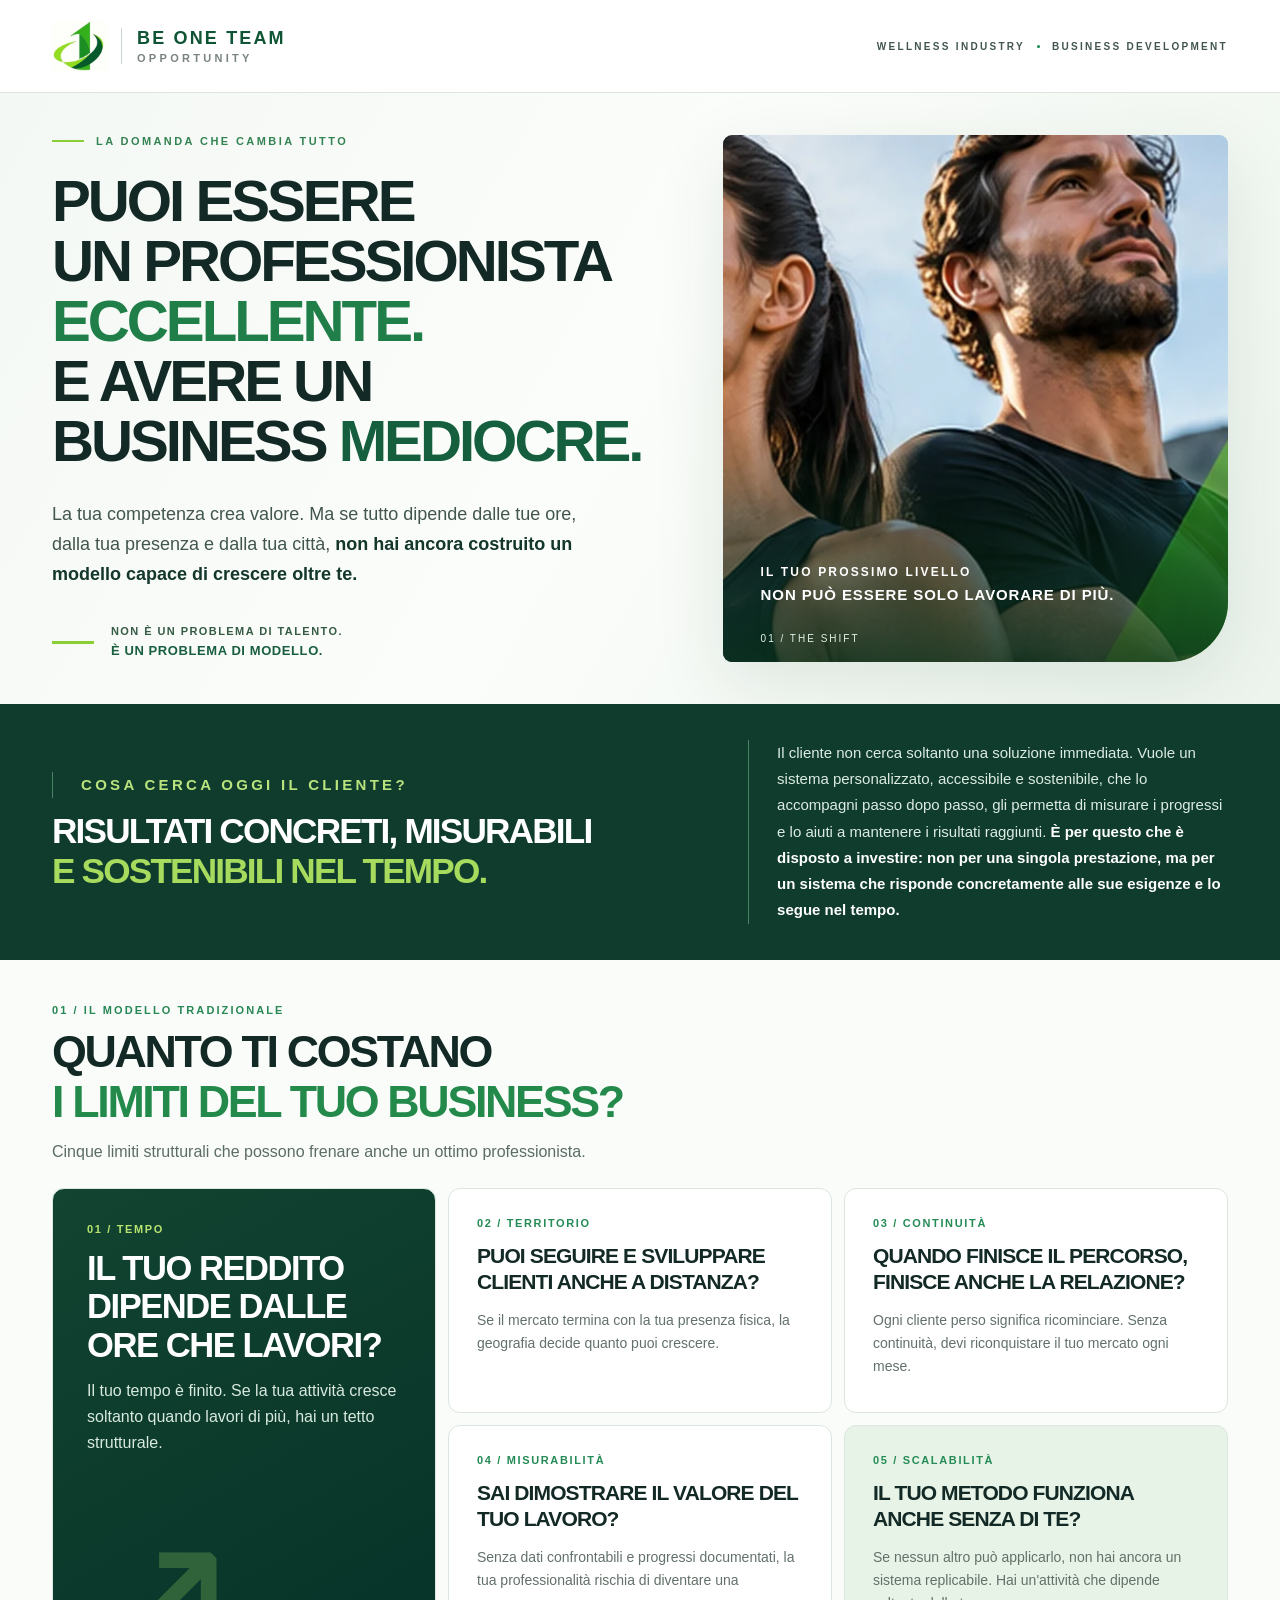
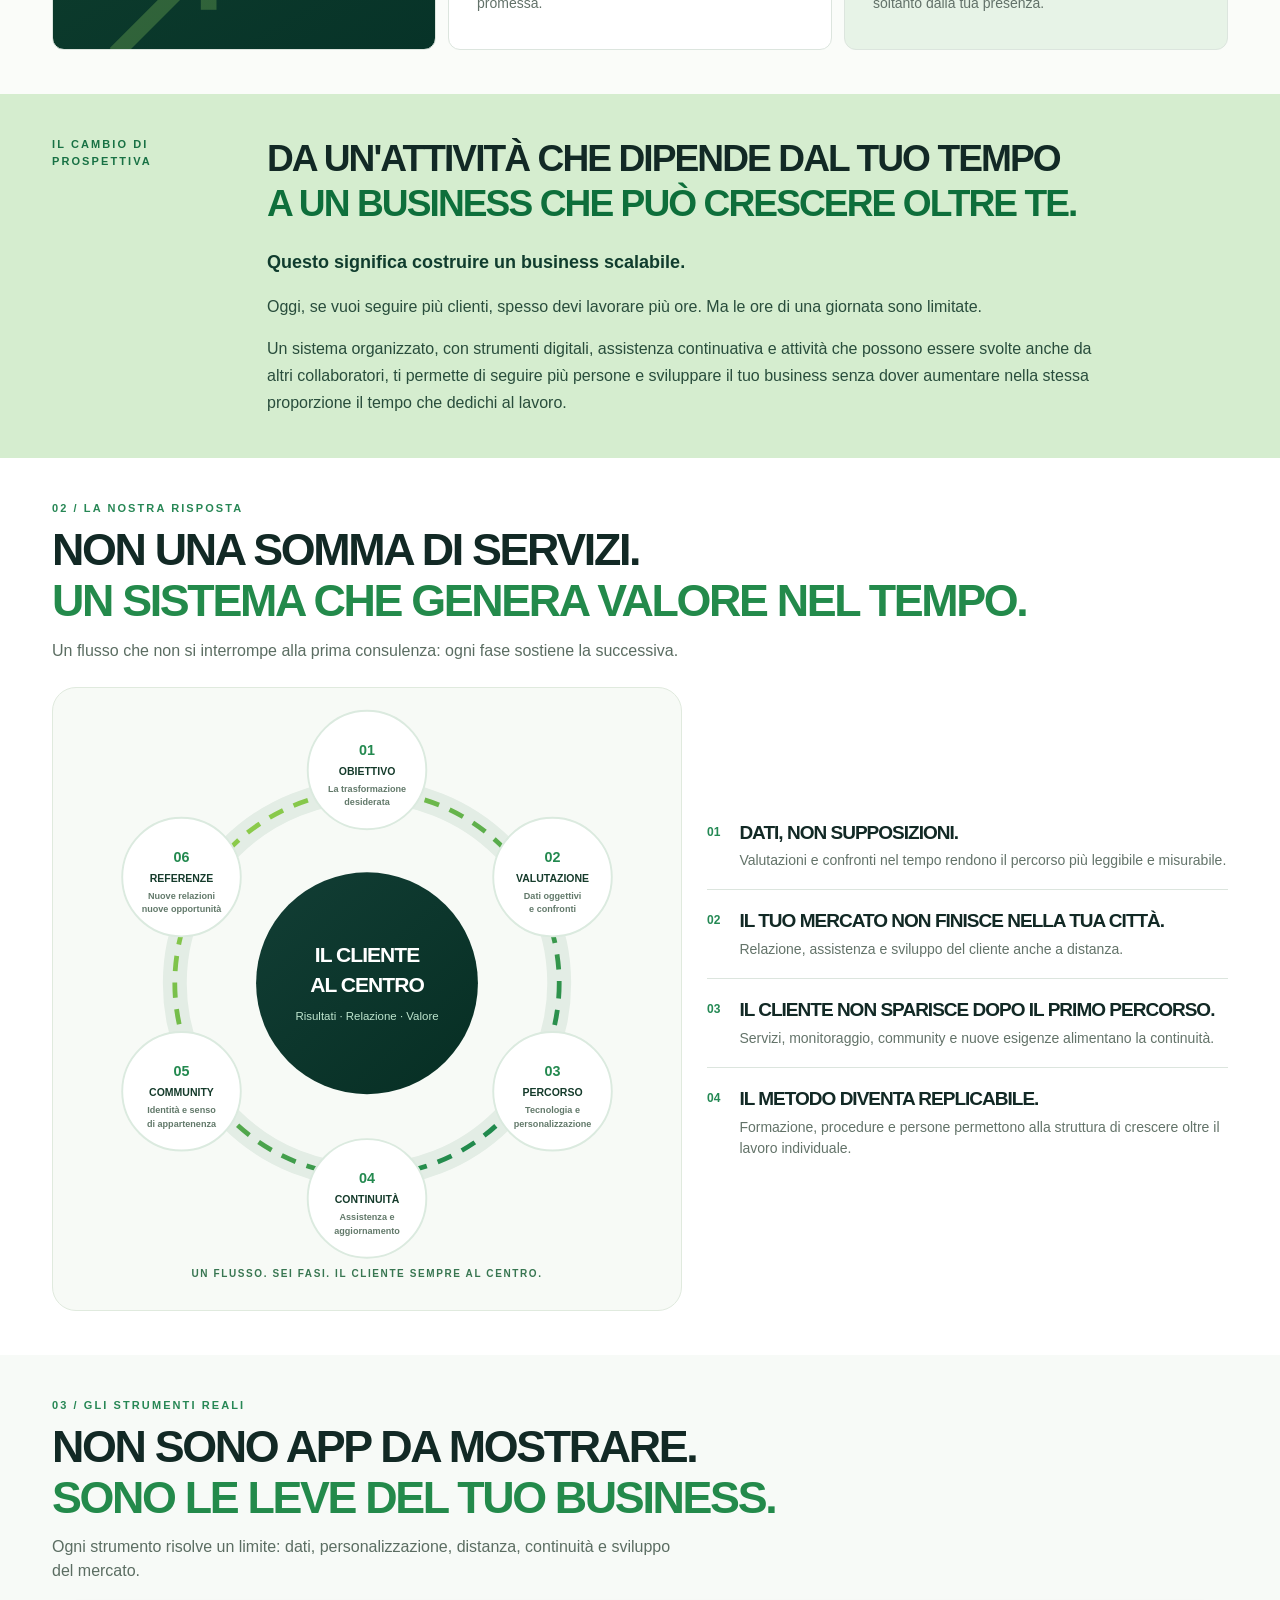
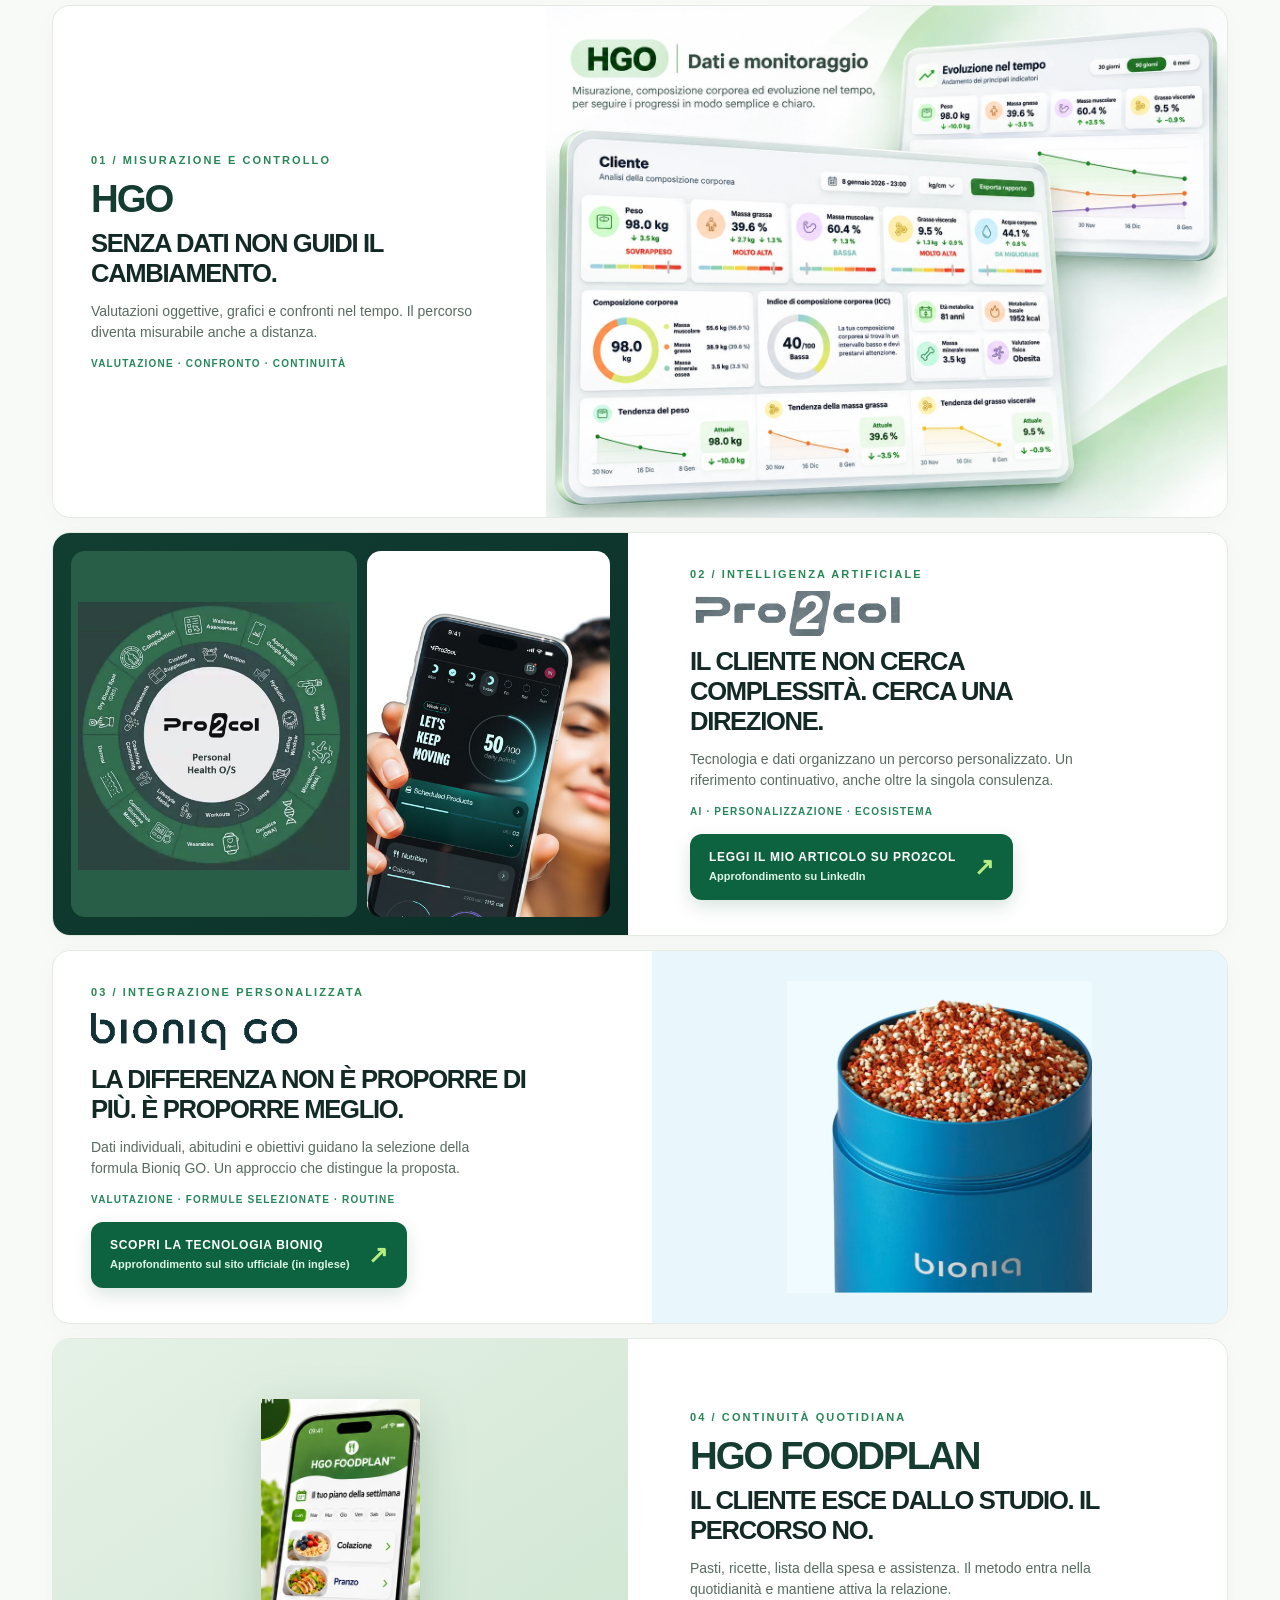
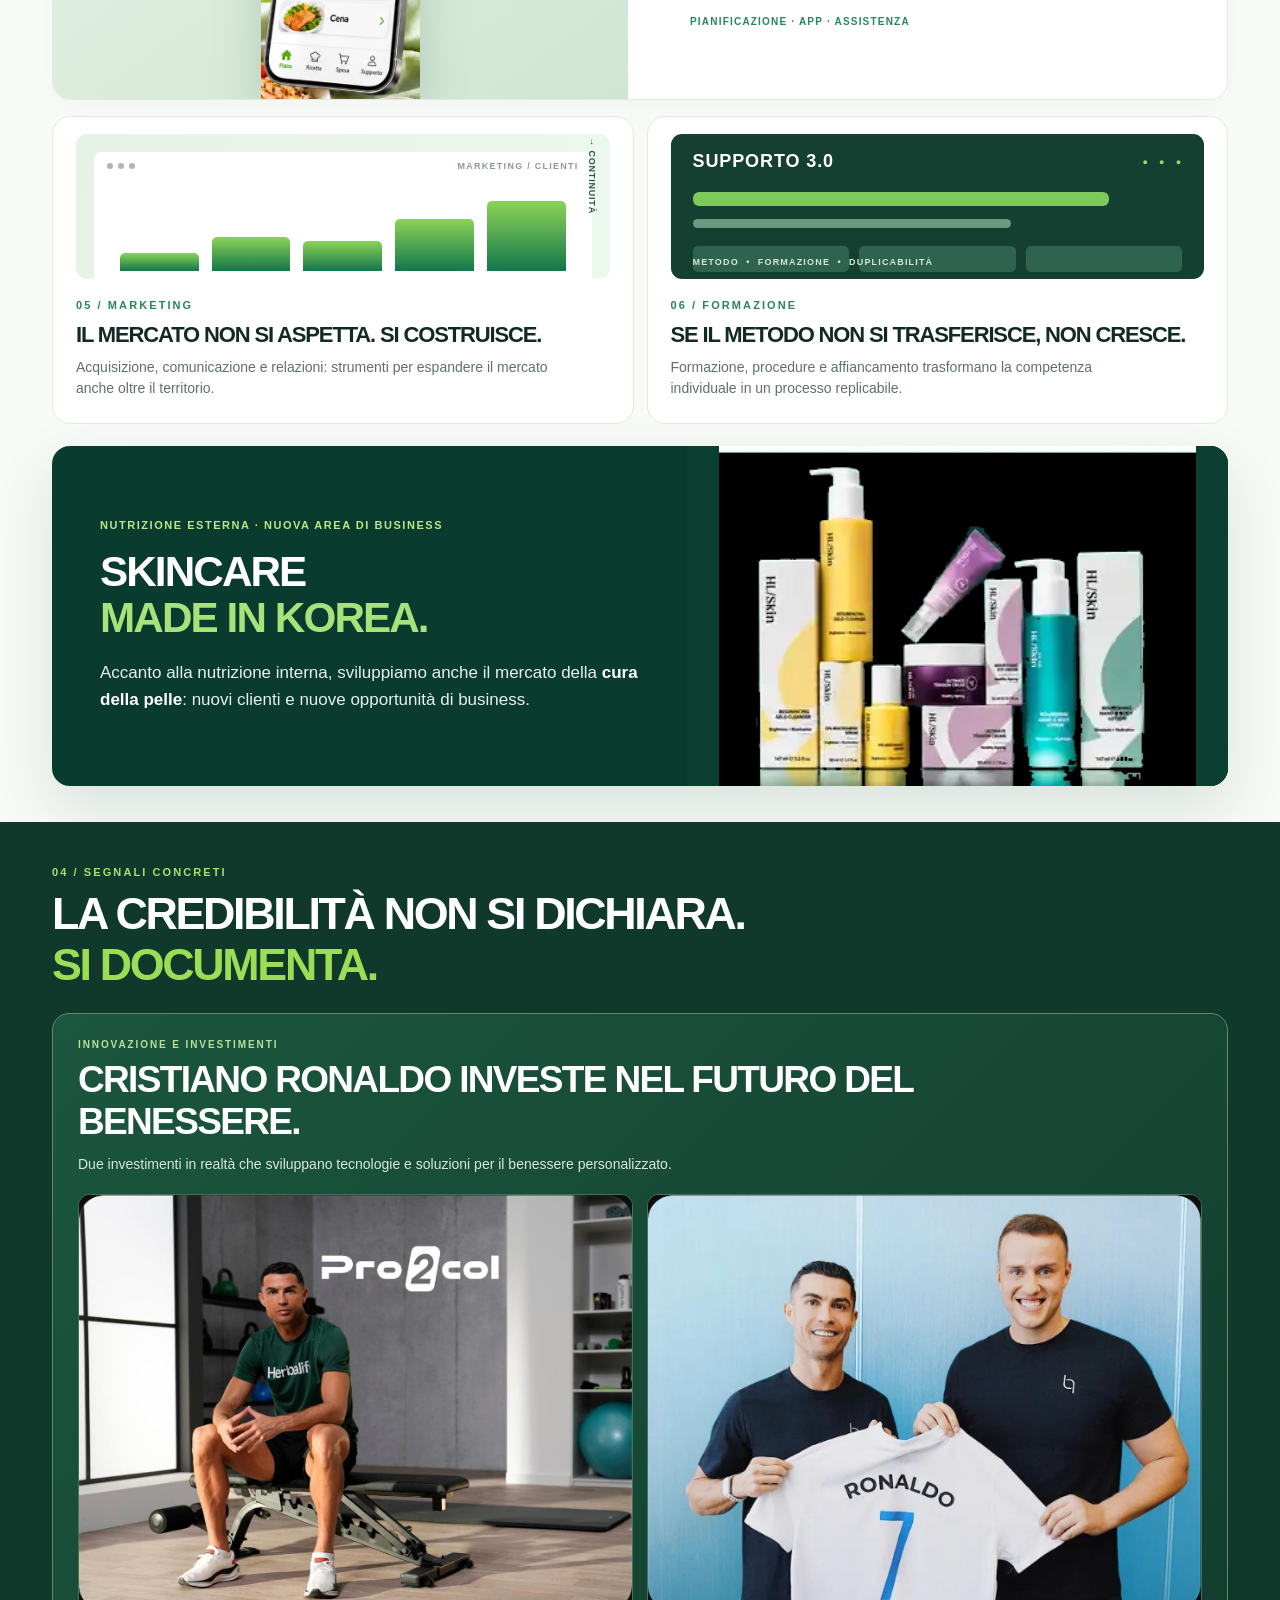
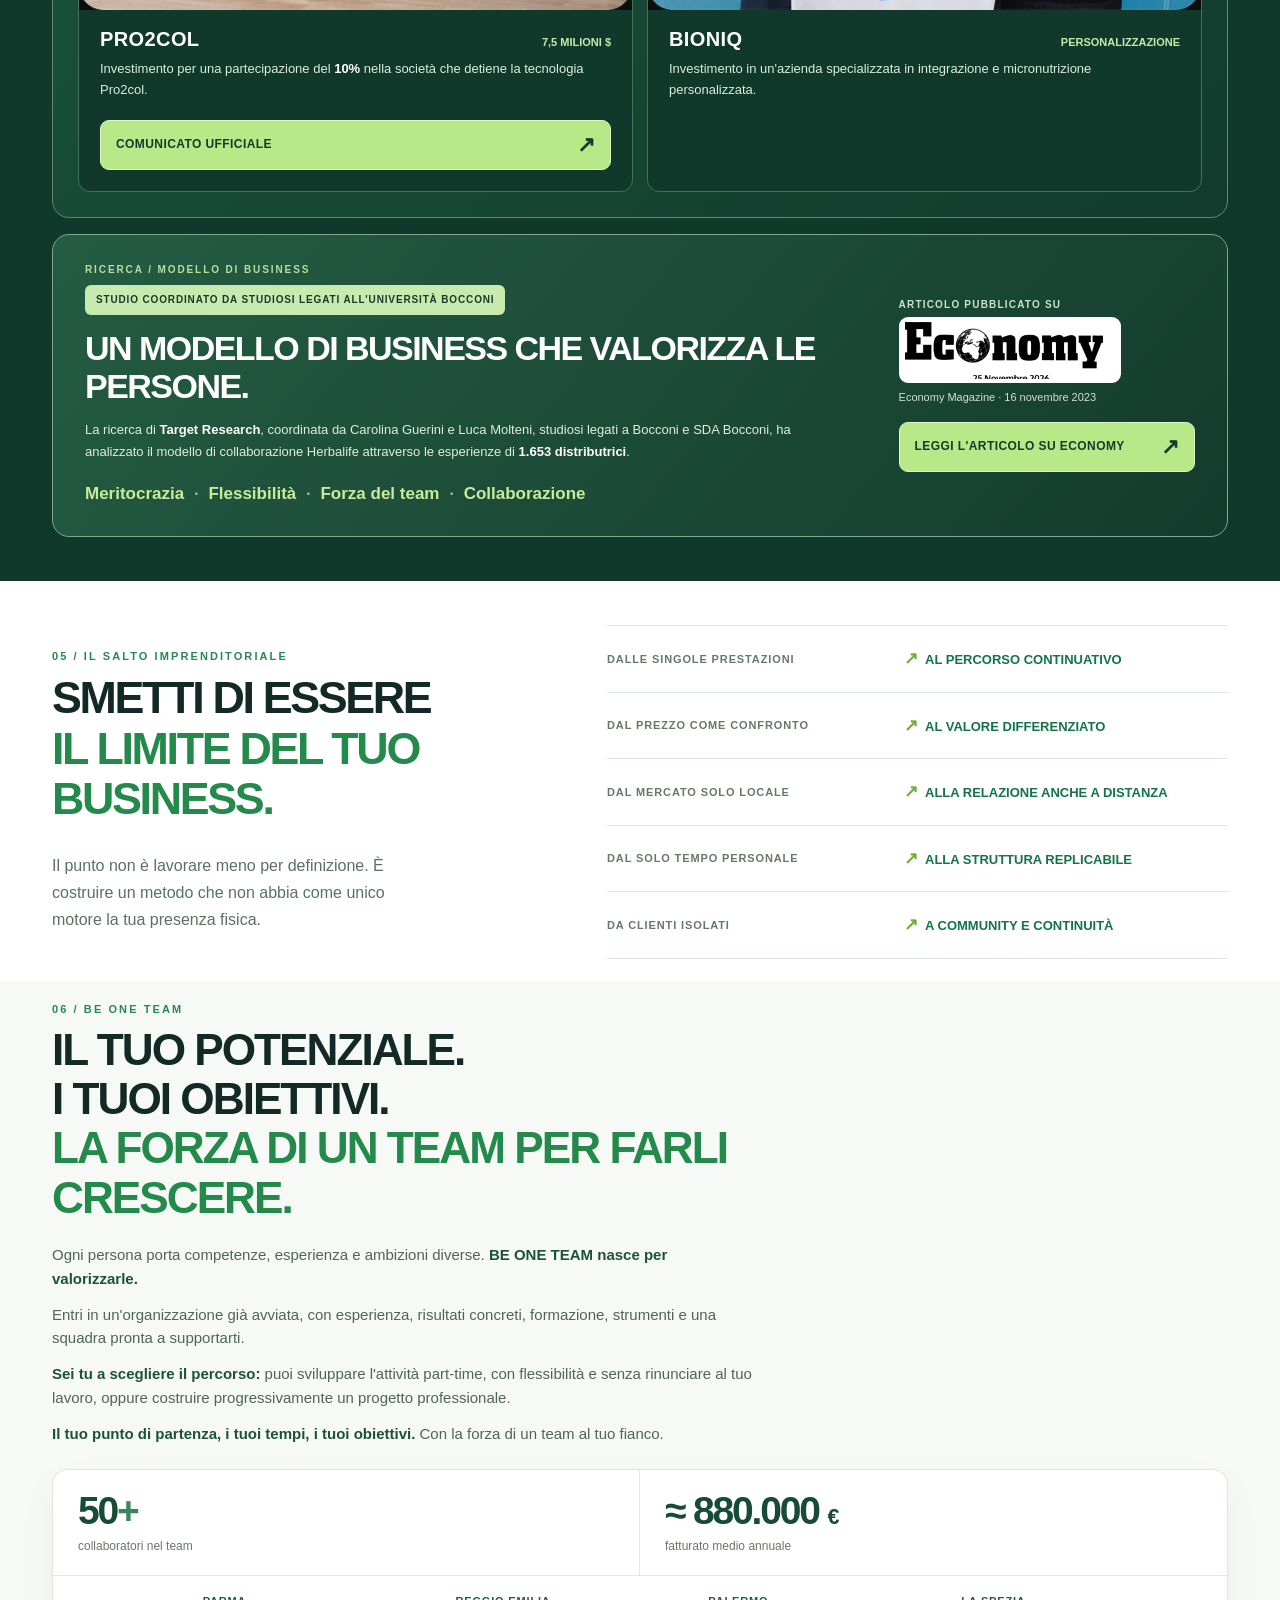
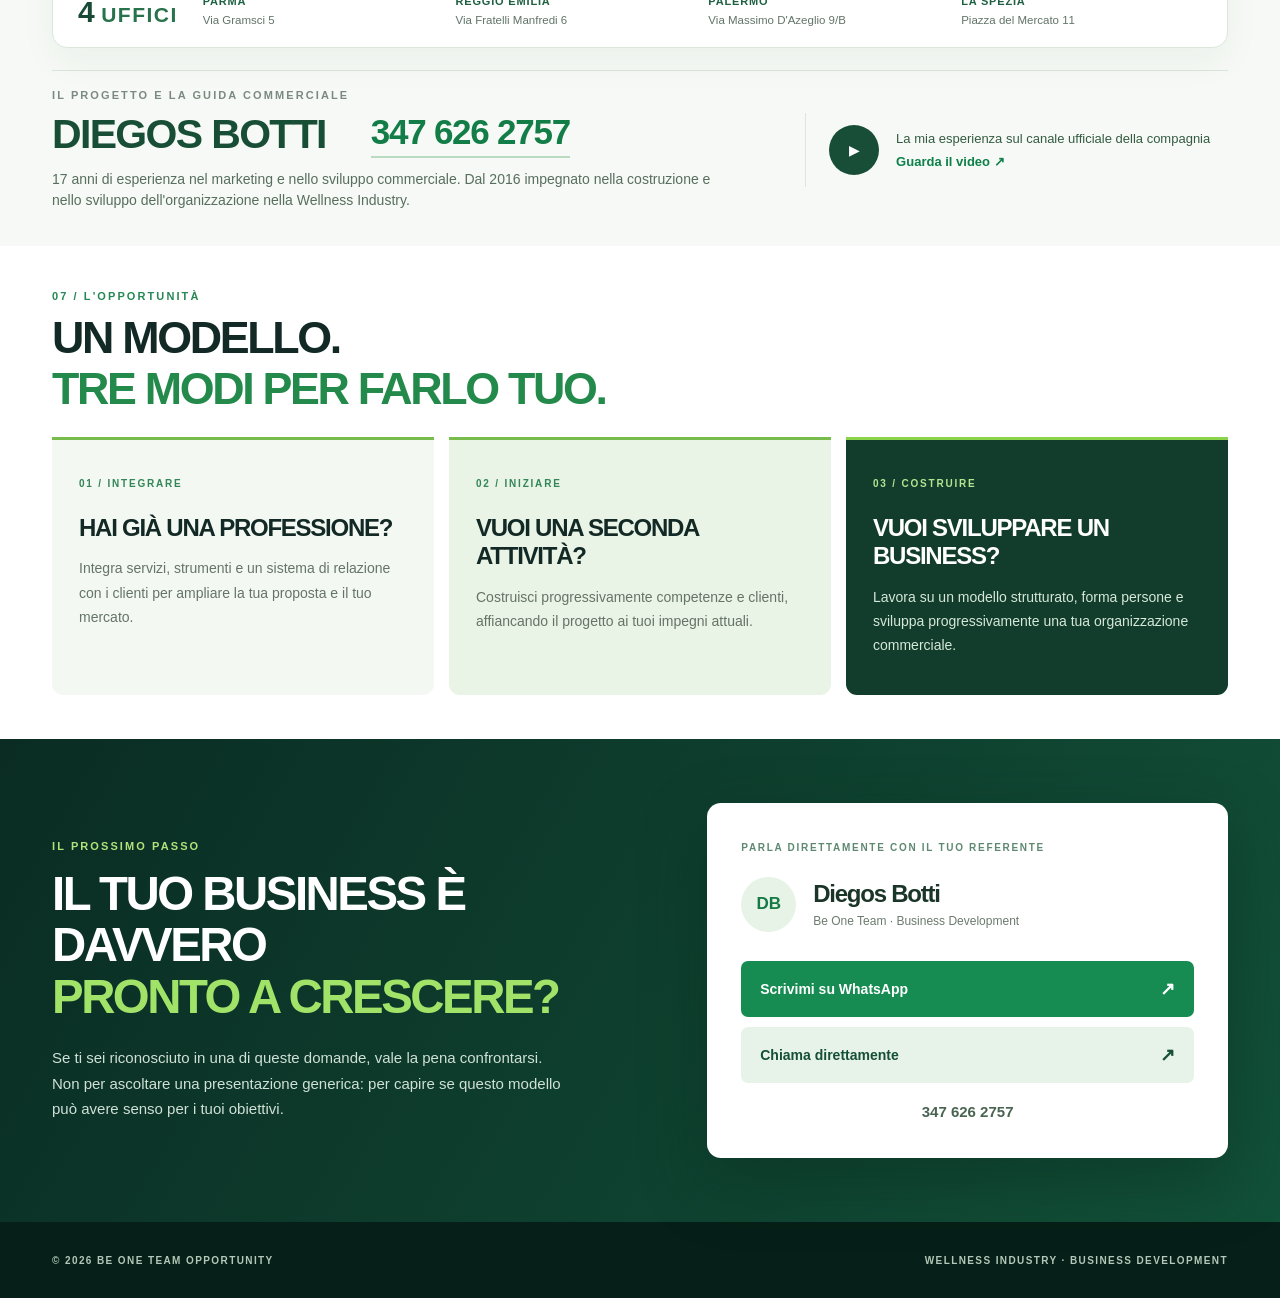
<file: site/index.html>
<!doctype html>
<html lang="it">
<head>
<meta charset="utf-8" />
<meta name="viewport" content="width=device-width, initial-scale=1" />
<meta name="theme-color" content="#f6f9f5" />
<meta name="description" content="BE ONE TEAM Opportunity: un modello di business nella Wellness Industry che integra tecnologia, metodo, marketing e sviluppo professionale." />
<meta property="og:type" content="website" />
<meta property="og:title" content="Be One Team Opportunity — Un modello di business che cresce oltre te" />
<meta property="og:description" content="Puoi essere eccellente nel tuo lavoro. E avere un modello di business mediocre. Scopri un'altra struttura per crescere nella Wellness Industry." />
<title>Be One Team Opportunity | Wellness Industry</title>
<link rel="icon" href="assets/be-one-team.jpg" />
<link rel="stylesheet" href="styles.css?v=5.12" />
<style id="skincare-compact-layout">
/* SOLO HOMEPAGE: area skincare con foto prodotti nitida e layout responsivo */
#nutrizione-esterna.outer-wellness{padding:12px 0 49px!important}
#nutrizione-esterna .outer-wellness__panel{display:grid;grid-template-columns:minmax(0,1.08fr) minmax(0,.92fr);min-height:340px;align-items:stretch;border-radius:18px;background:#093b2e}
#nutrizione-esterna .outer-wellness__content{padding:clamp(26px,4vw,48px);min-width:0;align-self:center}
#nutrizione-esterna .outer-wellness__eyebrow{font-size:11px;letter-spacing:.14em;margin-bottom:16px;line-height:1.4}
#nutrizione-esterna .outer-wellness__content h2{font-size:clamp(31px,3.3vw,46px);line-height:1.08;letter-spacing:-.045em}
#nutrizione-esterna .outer-wellness__content .outer-wellness__lead{font-size:clamp(14px,1.35vw,17px);line-height:1.58;margin-top:20px;color:#e8f1ea}
#nutrizione-esterna .outer-wellness__visual{position:relative;height:auto;min-height:330px;background:#0b4030;align-self:stretch;overflow:hidden}
#nutrizione-esterna .outer-wellness__visual img{position:absolute;inset:0;width:100%;height:100%;object-fit:contain;object-position:center bottom;background:#0b4030}
#nutrizione-esterna .outer-wellness__visual::after{display:none}
@media(max-width:760px){
 #nutrizione-esterna.outer-wellness{padding:10px 0 35px!important}
 #nutrizione-esterna .outer-wellness__panel{grid-template-columns:1fr;min-height:0}
 #nutrizione-esterna .outer-wellness__content{padding:27px 25px 18px}
 #nutrizione-esterna .outer-wellness__eyebrow{font-size:9px;letter-spacing:.08em;margin-bottom:11px}
 #nutrizione-esterna .outer-wellness__content h2{font-size:clamp(29px,7vw,39px)}
 #nutrizione-esterna .outer-wellness__content .outer-wellness__lead{font-size:14px;line-height:1.5;margin-top:16px}
 #nutrizione-esterna .outer-wellness__visual{height:270px;min-height:270px}
}
@media(max-width:400px){
 #nutrizione-esterna .outer-wellness__content{padding:24px 20px 17px}
 #nutrizione-esterna .outer-wellness__visual{height:240px;min-height:240px}
}
</style>
<style id="homepage-deep-links">
/* Approfondimenti evidenziati solo nella homepage. */
.tool__deep-link{display:grid;grid-template-columns:minmax(0,1fr) auto;gap:3px 18px;align-items:center;width:fit-content;max-width:100%;margin-top:17px;padding:15px 19px;border-radius:12px;background:#0d6240;color:#fff!important;text-decoration:none!important;box-shadow:0 7px 18px rgba(7,80,49,.15);transition:background-color .2s ease,transform .2s ease}
.tool__deep-link-main{grid-column:1;display:block;font-size:12px;font-weight:850;letter-spacing:.06em;line-height:1.4;color:#fff!important}
.tool__deep-link-sub{grid-column:1;display:block;font-size:11px;font-weight:650;line-height:1.45;color:#dcf5e2!important}
.tool__deep-link-arrow{grid-column:2;grid-row:1/3;font-size:24px;font-weight:600;color:#b7ec81!important}
.tool__deep-link:hover{background:#084e33;transform:translateY(-1px)}
.tool__deep-link:focus-visible{outline:3px solid #8bcf36;outline-offset:4px}
@media(max-width:480px){.tool__deep-link{width:100%;padding:14px 15px;gap:3px 10px}.tool__deep-link-main{font-size:11px}.tool__deep-link-sub{font-size:10px}}
@media(prefers-reduced-motion:reduce){.tool__deep-link{transition:none}.tool__deep-link:hover{transform:none}}
</style>
<style id="homepage-pro2col-duo">
/* Solo pagina madre: due immagini originali inserite al posto del vecchio visual Pro2col. */
.tool--pro .pro-visual--duo{display:grid;grid-template-columns:1.08fr .92fr;gap:10px;align-items:stretch;justify-content:initial;padding:18px;background:linear-gradient(135deg,#123e32,#0a3028);min-height:400px;height:100%}
.pro-visual--duo figure{margin:0;min-width:0;overflow:hidden;border-radius:14px;background:#173f32;display:flex;align-items:center;justify-content:center}
.pro-visual--duo .pro-duo__diagram{padding:7px;background:#285e48}
.pro-visual--duo .pro-duo__diagram img{display:block;width:100%;height:auto;max-width:none;max-height:100%;aspect-ratio:1/1;object-fit:contain;border-radius:0;box-shadow:none}
.pro-visual--duo .pro-duo__app{background:#f0f4f0}
.pro-visual--duo .pro-duo__app img{display:block;width:100%;height:100%;max-width:none;object-fit:cover;object-position:50% 50%;border-radius:0;box-shadow:none}
@media(max-width:760px){.tool--pro .pro-visual--duo{grid-template-columns:1fr 1fr;height:auto;min-height:300px;padding:10px;gap:8px}.pro-visual--duo figure{min-height:270px}.pro-visual--duo .pro-duo__diagram{padding:4px}.pro-visual--duo .pro-duo__app img{min-height:270px}}
@media(max-width:480px){.tool--pro .pro-visual--duo{grid-template-columns:1fr;gap:10px;padding:12px;min-height:0}.pro-visual--duo figure{min-height:0}.pro-visual--duo .pro-duo__diagram{padding:8px}.pro-visual--duo .pro-duo__diagram img{width:100%;max-height:none}.pro-visual--duo .pro-duo__app{height:340px}.pro-visual--duo .pro-duo__app img{height:100%;min-height:0;object-position:center 42%}}
</style>
<style id="homepage-bocconi-research">
/* Solo homepage Diegos: rilevanza accademica correttamente attribuita. */
.proof--bocconi{background:linear-gradient(145deg,#215c43,#0e372a);border-color:#87b49b}
.proof--bocconi .proof__label{margin-bottom:13px}
.proof--bocconi__stamp{display:inline-block;font-size:10px;font-weight:850;letter-spacing:.085em;line-height:1.5;color:#103a29;background:#c4e8b0;border-radius:6px;padding:7px 10px;margin:0 0 17px}
.proof--bocconi h3{font-size:clamp(20px,2.1vw,25px);line-height:1.17;color:#fff}
.proof--bocconi p{margin-top:14px;color:#e1f1e5;font-size:13px;line-height:1.62}
.proof--bocconi p strong{color:#fff}
.proof--bocconi a.proof--bocconi__article{display:flex;justify-content:space-between;align-items:center;gap:12px;width:100%;background:#b8e783;color:#123b27!important;border:1px solid #d9f5bb;border-radius:9px;margin-top:17px;padding:13px 15px;text-decoration:none;font-size:11px;line-height:1.4;font-weight:850;letter-spacing:.055em}
.proof--bocconi a.proof--bocconi__article:hover{background:#d2f5aa}
.proof--bocconi a.proof--bocconi__article:focus-visible{outline:3px solid #fff;outline-offset:3px}
.proof--bocconi__article>span:last-child{font-size:19px;line-height:1}
.proof--bocconi__source{font-size:10px;line-height:1.5;color:#d1e4d5;margin-top:9px}
@media(max-width:760px){.proof--bocconi{padding:25px 23px}.proof--bocconi__stamp{font-size:9px}.proof--bocconi p{font-size:12px}}
</style>
<style id="homepage-evidence-story">
/* Presentazione investimento Ronaldo + ricerca Bocconi. Solo homepage Diegos. */
.evidence-story{display:grid;gap:16px}
.evidence-story__investments{padding:25px;background:linear-gradient(135deg,#1b563e,#123b2d);border:1px solid #608a70;border-radius:17px;overflow:hidden}
.evidence-story__lead{margin-bottom:19px}
.evidence-story__lead .proof__label{margin-bottom:9px;display:block}
.evidence-story__lead h3{font-size:clamp(26px,3vw,37px);letter-spacing:-.045em;line-height:1.13;max-width:850px;margin:0;color:#fff}
.evidence-story__lead>p{font-size:14px;color:#d8e9dc;line-height:1.6;margin-top:10px}
.evidence-story__pair{display:grid;grid-template-columns:repeat(2,minmax(0,1fr));gap:14px}
.evidence-story__project{min-width:0;overflow:hidden;border-radius:12px;background:#10392c;border:1px solid #42725a;display:flex;flex-direction:column}
.evidence-story__photo{aspect-ratio:4/3;width:100%;overflow:hidden;position:relative;background:#173b31}
.evidence-story__photo img{display:block;position:absolute;top:-7.08%;height:auto;width:214.69%;max-width:none;border-radius:0}
.evidence-story__photo--pro2col img{left:-2.66%}
.evidence-story__photo--bioniq img{left:-104.85%}
.evidence-story__project-copy{display:flex;flex-direction:column;align-items:stretch;flex:1;padding:18px 21px 21px}
.evidence-story__project-top{display:flex;align-items:baseline;justify-content:space-between;gap:9px}
.evidence-story__project-top strong{font-size:20px;color:#fff;letter-spacing:.02em}
.evidence-story__project-top>span{font-size:11px;font-weight:850;color:#c9e9ab;white-space:nowrap}
.evidence-story__project-copy p{font-size:13px;line-height:1.6;color:#dbece0;margin:8px 0 19px;flex:1}
.evidence-story__project-copy p strong{color:#fff}
.evidence-story a.evidence-story__button{display:flex;align-items:center;justify-content:space-between;gap:12px;background:#b9e889;color:#133d2a!important;padding:13px 15px;border-radius:9px;border:1px solid #dbf6c4;text-decoration:none;font-size:12px;font-weight:850;letter-spacing:.035em;line-height:1.4}
.evidence-story a.evidence-story__button:hover{background:#d2f4ad}
.evidence-story a.evidence-story__button:focus-visible{outline:3px solid #fff;outline-offset:3px}
.evidence-story__button>span:last-child{font-size:22px;line-height:1}
.evidence-story__research{padding:29px 32px;background:linear-gradient(130deg,#245c43,#143b2d);border:1px solid #7da991;border-radius:17px;display:grid;grid-template-columns:minmax(0,1.45fr) minmax(240px,.55fr);gap:32px;align-items:center}
.evidence-story__research-copy .proof__label{display:block;margin-bottom:10px}
.evidence-story__academic{font-size:10px;letter-spacing:.085em;line-height:1.45;font-weight:850;color:#183a29;background:#c7ebae;border-radius:6px;padding:8px 11px;display:inline-block;margin-bottom:14px}
.evidence-story__research h3{font-size:clamp(25px,2.7vw,34px);line-height:1.12;letter-spacing:-.045em;color:#fff;margin:0}
.evidence-story__research-copy>p{font-size:13px;line-height:1.68;margin-top:14px;color:#deeee0;max-width:740px}
.evidence-story__research-copy>p strong{color:#fff}
.evidence-story__research-copy p.evidence-story__values{font-size:clamp(14px,1.45vw,17px);font-weight:770;color:#c9ec9b;line-height:1.6;margin-top:17px}
.evidence-story__values span{margin:0 5px;color:#9fb98d}
.evidence-story__research-link{min-width:0;display:flex;flex-direction:column;gap:13px}
.evidence-story__publisher{display:flex;flex-direction:column;gap:7px}
.evidence-story__publisher>span{color:#c9e4cb;font-weight:780;font-size:10px;letter-spacing:.12em}
.evidence-story__publisher-logo{width:222px;max-width:100%;height:66px;background:#fff;border-radius:9px;position:relative;overflow:hidden;border:4px solid #fff}
.evidence-story__publisher-logo img{position:absolute;display:block;width:242px;max-width:none;height:auto;left:-31px;top:-31px}
.evidence-story__publisher small{font-size:11px;color:#cee2d5;line-height:1.4}
.evidence-story .evidence-story__button--research{width:100%;margin-top:3px}
.evidence-story+.evidence__bottom{margin-top:23px}
@media(max-width:780px){.evidence-story__research{grid-template-columns:1fr;gap:23px;padding:26px}.evidence-story__research-link{display:grid;grid-template-columns:1fr 1fr;align-items:center;gap:12px}.evidence-story__pair{gap:11px}.evidence-story__investments{padding:19px}.evidence-story__project-copy{padding:15px}.evidence-story__project-top{flex-wrap:wrap}.evidence-story__project-top strong{font-size:18px}}
@media(max-width:560px){.evidence-story__pair{grid-template-columns:1fr;gap:13px}.evidence-story__investments{padding:17px}.evidence-story__lead h3{font-size:27px}.evidence-story__photo{aspect-ratio:4/3}.evidence-story__project-copy{padding:15px 16px 18px}.evidence-story__research{padding:22px 18px;gap:22px}.evidence-story__research h3{font-size:27px}.evidence-story__research-link{display:flex;gap:12px}.evidence-story__research-copy p.evidence-story__values{font-size:15px}.evidence-story__values span{margin:0 3px}}
</style>
<script src="members.js" defer></script>
<script src="app.js" defer></script>
</head>
<body>
<a class="skip-link" href="#main">Vai al contenuto</a>
<header class="header" id="top"><div class="wrap header__inner">
  <div class="brand" aria-label="Be One Team Opportunity">
    <img src="assets/be-one-team.jpg" alt="Logo Be One Team" width="63" height="78" />
    <span class="brand__word"><strong>BE ONE TEAM</strong><span>OPPORTUNITY</span></span>
  </div>
  <div class="header__sector">WELLNESS INDUSTRY <span class="header__separator"></span> BUSINESS DEVELOPMENT</div>
</div></header>
<main id="main">
  <section class="hero" aria-labelledby="hero-title">
    <div class="wrap hero__grid">
      <div class="hero__content">
        <p class="eyebrow"><i></i> LA DOMANDA CHE CAMBIA TUTTO</p>
        <h1 id="hero-title">PUOI ESSERE<br>UN PROFESSIONISTA<br><span>ECCELLENTE.</span><br>E AVERE UN<br>BUSINESS <em>MEDIOCRE.</em></h1>
        <p class="hero__intro">La tua competenza crea valore. Ma se tutto dipende dalle tue ore, dalla tua presenza e dalla tua città, <strong>non hai ancora costruito un modello capace di crescere oltre te.</strong></p>
        <div class="hero__bottom"><span class="hero__line"></span><span>NON È UN PROBLEMA DI TALENTO.<br><strong>È UN PROBLEMA DI MODELLO.</strong></span></div>
      </div>
      <div class="hero__visual" aria-label="Professionisti del settore benessere e performance">
        <img src="assets/wellness-people.webp" width="1000" height="556" alt="Due professionisti della Wellness Industry" fetchpriority="high" />
        <div class="hero__visual-shadow"></div>
        <div class="hero__visual-label">IL TUO PROSSIMO LIVELLO<br><b>NON PUÒ ESSERE SOLO LAVORARE DI PIÙ.</b></div>
        <div class="hero__visual-index">01 / THE SHIFT</div>
      </div>
    </div>
  </section>

  <section class="statement" aria-labelledby="statement-title"><div class="wrap statement__grid">
    <div><p class="kicker">COSA CERCA OGGI IL CLIENTE?</p><h2 id="statement-title">RISULTATI CONCRETI, MISURABILI<br><em>E SOSTENIBILI NEL TEMPO.</em></h2></div>
    <p>Il cliente non cerca soltanto una soluzione immediata. Vuole un sistema personalizzato, accessibile e sostenibile, che lo accompagni passo dopo passo, gli permetta di misurare i progressi e lo aiuti a mantenere i risultati raggiunti. <strong>È per questo che è disposto a investire: non per una singola prestazione, ma per un sistema che risponde concretamente alle sue esigenze e lo segue nel tempo.</strong></p>
  </div></section>

  <section class="limits section" id="limiti" aria-labelledby="limits-title"><div class="wrap">
    <div class="section__heading"><span class="section__num">01 / IL MODELLO TRADIZIONALE</span><h2 id="limits-title">QUANTO TI COSTANO<br><em>I LIMITI DEL TUO BUSINESS?</em></h2><p>Cinque limiti strutturali che possono frenare anche un ottimo professionista.</p></div>
    <div class="limit-grid">
      <article class="limit limit--featured"><span class="limit__index">01 / TEMPO</span><h3>IL TUO REDDITO DIPENDE DALLE ORE CHE LAVORI?</h3><p>Il tuo tempo è finito. Se la tua attività cresce soltanto quando lavori di più, hai un tetto strutturale.</p><span class="limit__mark" aria-hidden="true">↗</span></article>
      <article class="limit"><span class="limit__index">02 / TERRITORIO</span><h3>PUOI SEGUIRE E SVILUPPARE CLIENTI ANCHE A DISTANZA?</h3><p>Se il mercato termina con la tua presenza fisica, la geografia decide quanto puoi crescere.</p></article>
      <article class="limit"><span class="limit__index">03 / CONTINUITÀ</span><h3>QUANDO FINISCE IL PERCORSO, FINISCE ANCHE LA RELAZIONE?</h3><p>Ogni cliente perso significa ricominciare. Senza continuità, devi riconquistare il tuo mercato ogni mese.</p></article>
      <article class="limit"><span class="limit__index">04 / MISURABILITÀ</span><h3>SAI DIMOSTRARE IL VALORE DEL TUO LAVORO?</h3><p>Senza dati confrontabili e progressi documentati, la tua professionalità rischia di diventare una promessa.</p></article>
      <article class="limit limit--closing"><span class="limit__index">05 / SCALABILITÀ</span><h3>IL TUO METODO FUNZIONA ANCHE SENZA DI TE?</h3><p>Se nessun altro può applicarlo, non hai ancora un sistema replicabile. Hai un'attività che dipende soltanto dalla tua presenza.</p></article>
    </div>
  </div></section>

  <section class="pivot" aria-labelledby="pivot-title"><div class="wrap pivot__inner">
    <span>IL CAMBIO DI PROSPETTIVA</span>
    <div class="pivot__copy">
      <h2 id="pivot-title">DA UN'ATTIVITÀ CHE DIPENDE DAL TUO TEMPO<br><em>A UN BUSINESS CHE PUÒ CRESCERE OLTRE TE.</em></h2>
      <p class="pivot__lead"><strong>Questo significa costruire un business scalabile.</strong></p>
      <p>Oggi, se vuoi seguire più clienti, spesso devi lavorare più ore. Ma le ore di una giornata sono limitate.</p>
      <p>Un sistema organizzato, con strumenti digitali, assistenza continuativa e attività che possono essere svolte anche da altri collaboratori, ti permette di seguire più persone e sviluppare il tuo business senza dover aumentare nella stessa proporzione il tempo che dedichi al lavoro.</p>
    </div>
  </div></section>

  <section class="system section" id="sistema" aria-labelledby="system-title"><div class="wrap">
    <div class="section__heading system__heading"><span class="section__num">02 / LA NOSTRA RISPOSTA</span><h2 id="system-title">NON UNA SOMMA DI SERVIZI.<br><em>UN SISTEMA CHE GENERA VALORE NEL TEMPO.</em></h2><p>Un flusso che non si interrompe alla prima consulenza: ogni fase sostiene la successiva.</p></div>
    <div class="system__grid">
      <figure class="system__diagram">
        <svg viewBox="0 0 640 590" role="img" aria-labelledby="flow-title flow-desc" xmlns="http://www.w3.org/2000/svg">
          <title id="flow-title">Sistema circolare di gestione del cliente</title><desc id="flow-desc">Sei fasi collegate: obiettivo, valutazione, percorso, continuità, community e referenze. Al centro il cliente e il suo percorso di trasformazione.</desc>
          <defs><linearGradient id="ringGradient" x1="0" y1="0" x2="1" y2="1"><stop stop-color="#a1d84a"/><stop offset="1" stop-color="#0a7c4d"/></linearGradient><linearGradient id="centerGradient" x1="0" y1="0" x2="0.9" y2="1"><stop stop-color="#123e35"/><stop offset="1" stop-color="#072f24"/></linearGradient></defs>
          <circle cx="320" cy="292" r="201" fill="none" stroke="#e3ede5" stroke-width="25"/>
          <circle cx="320" cy="292" r="201" fill="none" stroke="url(#ringGradient)" stroke-width="5" stroke-dasharray="16 12"/>
          <circle cx="320" cy="292" r="116" fill="url(#centerGradient)"/>
          <text x="320" y="270" fill="white" text-anchor="middle" class="svg-title">IL CLIENTE</text>
          <text x="320" y="301" fill="white" text-anchor="middle" class="svg-title">AL CENTRO</text>
          <text x="320" y="330" fill="#bfe6cf" text-anchor="middle" class="svg-subtitle">Risultati · Relazione · Valore</text>
          <g class="svg-step" transform="translate(320 69)"><circle r="62"/><text y="-16" class="svg-index">01</text><text y="5" class="svg-label">OBIETTIVO</text><text y="23" class="svg-small">La trasformazione</text><text y="37" class="svg-small">desiderata</text></g>
          <g class="svg-step" transform="translate(514 181)"><circle r="62"/><text y="-16" class="svg-index">02</text><text y="5" class="svg-label">VALUTAZIONE</text><text y="23" class="svg-small">Dati oggettivi</text><text y="37" class="svg-small">e confronti</text></g>
          <g class="svg-step" transform="translate(514 405)"><circle r="62"/><text y="-16" class="svg-index">03</text><text y="5" class="svg-label">PERCORSO</text><text y="23" class="svg-small">Tecnologia e</text><text y="37" class="svg-small">personalizzazione</text></g>
          <g class="svg-step" transform="translate(320 517)"><circle r="62"/><text y="-16" class="svg-index">04</text><text y="5" class="svg-label">CONTINUITÀ</text><text y="23" class="svg-small">Assistenza e</text><text y="37" class="svg-small">aggiornamento</text></g>
          <g class="svg-step" transform="translate(126 405)"><circle r="62"/><text y="-16" class="svg-index">05</text><text y="5" class="svg-label">COMMUNITY</text><text y="23" class="svg-small">Identità e senso</text><text y="37" class="svg-small">di appartenenza</text></g>
          <g class="svg-step" transform="translate(126 181)"><circle r="62"/><text y="-16" class="svg-index">06</text><text y="5" class="svg-label">REFERENZE</text><text y="23" class="svg-small">Nuove relazioni</text><text y="37" class="svg-small">nuove opportunità</text></g>
        </svg>
        <figcaption>UN FLUSSO. SEI FASI. IL CLIENTE SEMPRE AL CENTRO.</figcaption>
      </figure>
      <div class="system__benefits">
        <div class="benefit"><span>01</span><div><h3>DATI, NON SUPPOSIZIONI.</h3><p>Valutazioni e confronti nel tempo rendono il percorso più leggibile e misurabile.</p></div></div>
        <div class="benefit"><span>02</span><div><h3>IL TUO MERCATO NON FINISCE NELLA TUA CITTÀ.</h3><p>Relazione, assistenza e sviluppo del cliente anche a distanza.</p></div></div>
        <div class="benefit"><span>03</span><div><h3>IL CLIENTE NON SPARISCE DOPO IL PRIMO PERCORSO.</h3><p>Servizi, monitoraggio, community e nuove esigenze alimentano la continuità.</p></div></div>
        <div class="benefit"><span>04</span><div><h3>IL METODO DIVENTA REPLICABILE.</h3><p>Formazione, procedure e persone permettono alla struttura di crescere oltre il lavoro individuale.</p></div></div>
      </div>
    </div>
  </div></section>

  <section class="tools section" id="strumenti" aria-labelledby="tools-title"><div class="wrap">
    <div class="section__heading"><span class="section__num">03 / GLI STRUMENTI REALI</span><h2 id="tools-title">NON SONO APP DA MOSTRARE.<br><em>SONO LE LEVE DEL TUO BUSINESS.</em></h2><p>Ogni strumento risolve un limite: dati, personalizzazione, distanza, continuità e sviluppo del mercato.</p></div>
    <div class="tool tool--hgo">
      <div class="tool__copy"><span class="tool__tag">01 / MISURAZIONE E CONTROLLO</span><h3>HGO</h3><h4>SENZA DATI NON GUIDI IL CAMBIAMENTO.</h4><p>Valutazioni oggettive, grafici e confronti nel tempo. Il percorso diventa misurabile anche a distanza.</p><span class="tool__keywords">VALUTAZIONE · CONFRONTO · CONTINUITÀ</span></div>
      <div class="tool__visual hgo-visual"><img src="assets/hgo-dashboard-nuovo.webp" alt="Illustrazione della dashboard HGO con valutazione della composizione corporea e monitoraggio dell’evoluzione nel tempo" loading="lazy" width="1448" height="1086" /></div>
    </div>
    <div class="tool tool--pro">
      <div class="tool__visual pro-visual pro-visual--duo" aria-label="Ecosistema Pro2col e applicazione digitale">
        <figure class="pro-duo__diagram"><img src="assets/pro2col-ecosistema-originale.png" alt="Infografica Pro2col Personal Health O/S: schema circolare di dati, servizi, nutrizione e monitoraggio del benessere" loading="lazy" width="1016" height="1000" /></figure>
        <figure class="pro-duo__app"><img src="assets/pro2col-app-persona-originale.png" alt="Persona che mostra sul telefono l'app Pro2col con il monitoraggio quotidiano" loading="lazy" width="488" height="642" /></figure>
      </div>
      <div class="tool__copy"><span class="tool__tag">02 / INTELLIGENZA ARTIFICIALE</span><img class="tool__logo pro-logo" src="assets/pro2col-logo.png" alt="Logo originale Pro2col" loading="lazy" width="363" height="76" /><h4>IL CLIENTE NON CERCA COMPLESSITÀ. CERCA UNA DIREZIONE.</h4><p>Tecnologia e dati organizzano un percorso personalizzato. Un riferimento continuativo, anche oltre la singola consulenza.</p><span class="tool__keywords">AI · PERSONALIZZAZIONE · ECOSISTEMA</span><a class="tool__deep-link" href="https://www.linkedin.com/pulse/il-25-marzo-2026-herbalife-ha-speso-150-milioni-di-dollari-botti-oo5df/" target="_blank" rel="noopener noreferrer" aria-label="Leggi il mio articolo di approfondimento su Pro2col su LinkedIn"><span class="tool__deep-link-main">LEGGI IL MIO ARTICOLO SU PRO2COL</span><span class="tool__deep-link-sub">Approfondimento su LinkedIn</span><span class="tool__deep-link-arrow" aria-hidden="true">↗</span></a></div>
    </div>
    <div class="tool tool--bioniq">
      <div class="tool__copy"><span class="tool__tag">03 / INTEGRAZIONE PERSONALIZZATA</span><img class="tool__logo bioniq-logo" src="assets/bioniq-logo.png" alt="Logo originale Bioniq GO" loading="lazy" width="348" height="62" /><h4>LA DIFFERENZA NON È PROPORRE DI PIÙ. È PROPORRE MEGLIO.</h4><p>Dati individuali, abitudini e obiettivi guidano la selezione della formula Bioniq GO. Un approccio che distingue la proposta.</p><span class="tool__keywords">VALUTAZIONE · FORMULE SELEZIONATE · ROUTINE</span><a class="tool__deep-link" href="https://www.bioniq.com/" target="_blank" rel="noopener noreferrer" aria-label="Scopri Bioniq sul sito ufficiale in inglese"><span class="tool__deep-link-main">SCOPRI LA TECNOLOGIA BIONIQ</span><span class="tool__deep-link-sub">Approfondimento sul sito ufficiale (in inglese)</span><span class="tool__deep-link-arrow" aria-hidden="true">↗</span></a></div>
      <div class="tool__visual bio-visual"><img src="assets/bioniq-product.webp" alt="Confezione originale Bioniq con formulazione in granuli" loading="lazy" width="650" height="665" /></div>
    </div>
    <div class="tool tool--foodplan">
      <div class="tool__visual food-visual"><img src="assets/foodplan-phone.webp" alt="Schermata originale HGO FoodPlan con pianificazione dei pasti" loading="lazy" width="358" height="675" /></div>
      <div class="tool__copy"><span class="tool__tag">04 / CONTINUITÀ QUOTIDIANA</span><h3>HGO FOODPLAN</h3><h4>IL CLIENTE ESCE DALLO STUDIO. IL PERCORSO NO.</h4><p>Pasti, ricette, lista della spesa e assistenza. Il metodo entra nella quotidianità e mantiene attiva la relazione.</p><span class="tool__keywords">PIANIFICAZIONE · APP · ASSISTENZA</span></div>
    </div>
    <div class="support-pair"><div class="support-item"><div class="support-item__visual market-visual" aria-hidden="true"><div class="browser-bar"><i></i><i></i><i></i><span>MARKETING / CLIENTI</span></div><div class="market-bars"><span></span><span></span><span></span><span></span><span></span></div><div class="market-ribbon">ACQUISIZIONE → RELAZIONE → CONTINUITÀ</div></div><span class="tool__tag">05 / MARKETING</span><h3>IL MERCATO NON SI ASPETTA. SI COSTRUISCE.</h3><p>Acquisizione, comunicazione e relazioni: strumenti per espandere il mercato anche oltre il territorio.</p></div><div class="support-item"><div class="support-item__visual training-visual" aria-hidden="true"><div class="training-top">SUPPORTO 3.0 <span>● &nbsp; ● &nbsp; ●</span></div><div class="training-line big"></div><div class="training-line"></div><div class="training-cells"><span></span><span></span><span></span></div><div class="training-bottom">METODO &nbsp;•&nbsp; FORMAZIONE &nbsp;•&nbsp; DUPLICABILITÀ</div></div><span class="tool__tag">06 / FORMAZIONE</span><h3>SE IL METODO NON SI TRASFERISCE, NON CRESCE.</h3><p>Formazione, procedure e affiancamento trasformano la competenza individuale in un processo replicabile.</p></div></div>
  </div></section>

  <!-- Area commerciale aggiuntiva: nutrizione esterna. -->
  <section class="outer-wellness section" id="nutrizione-esterna" aria-labelledby="outer-wellness-title"><div class="wrap">
  <div class="outer-wellness__panel">
    <div class="outer-wellness__content">
      <span class="outer-wellness__eyebrow">NUTRIZIONE ESTERNA · NUOVA AREA DI BUSINESS</span>
      <h2 id="outer-wellness-title">SKINCARE<br><em>MADE IN KOREA.</em></h2>
      <p class="outer-wellness__lead">Accanto alla nutrizione interna, sviluppiamo anche il mercato della <strong>cura della pelle</strong>: nuovi clienti e nuove opportunità di business.</p>
    </div>
    <div class="outer-wellness__visual">
      <img src="[data-uri]" alt="Linea skincare Made in Korea HL/Skin, prodotti per la cura della pelle" loading="lazy" decoding="async" width="360" height="257" />
    </div>
  </div>
</div></section>

  <section class="evidence section" id="credibilita" aria-labelledby="evidence-title"><div class="wrap">
    <div class="section__heading section__heading--light"><span class="section__num">04 / SEGNALI CONCRETI</span><h2 id="evidence-title">LA CREDIBILITÀ NON SI DICHIARA.<br><em>SI DOCUMENTA.</em></h2></div>

    <div class="evidence-story">
      <article class="evidence-story__investments" aria-labelledby="ronaldo-investments-title">
        <div class="evidence-story__lead">
          <span class="proof__label">INNOVAZIONE E INVESTIMENTI</span>
          <h3 id="ronaldo-investments-title">CRISTIANO RONALDO INVESTE NEL FUTURO DEL BENESSERE.</h3>
          <p>Due investimenti in realtà che sviluppano tecnologie e soluzioni per il benessere personalizzato.</p>
        </div>
        <div class="evidence-story__pair">
          <div class="evidence-story__project">
            <div class="evidence-story__photo evidence-story__photo--pro2col" role="img" aria-label="Cristiano Ronaldo con maglia Herbalife davanti al logo Pro2col">
              <img src="assets/ronaldo-investimenti-foto.png" width="1374" height="926" loading="lazy" alt="" />
            </div>
            <div class="evidence-story__project-copy">
              <div class="evidence-story__project-top"><strong>PRO2COL</strong><span>7,5 MILIONI $</span></div>
              <p>Investimento per una partecipazione del <strong>10%</strong> nella società che detiene la tecnologia Pro2col.</p>
              <a class="evidence-story__button" href="https://nutraceuticalbusinessreview.com/cristiano-ronaldo-invests-7-5m-in-herbalife-pro2col-10-stake" target="_blank" rel="noopener noreferrer"><span>COMUNICATO UFFICIALE</span><span aria-hidden="true">↗</span></a>
            </div>
          </div>
          <div class="evidence-story__project">
            <div class="evidence-story__photo evidence-story__photo--bioniq" role="img" aria-label="Cristiano Ronaldo con un rappresentante Bioniq che mostrano la maglia Ronaldo numero 7">
              <img src="assets/ronaldo-investimenti-foto.png" width="1374" height="926" loading="lazy" alt="" />
            </div>
            <div class="evidence-story__project-copy">
              <div class="evidence-story__project-top"><strong>BIONIQ</strong><span>PERSONALIZZAZIONE</span></div>
              <p>Investimento in un'azienda specializzata in integrazione e micronutrizione personalizzata.</p>
              
            </div>
          </div>
        </div>
      </article>
      <article class="evidence-story__research" aria-labelledby="research-model-title">
        <div class="evidence-story__research-copy">
          <span class="proof__label">RICERCA / MODELLO DI BUSINESS</span>
          <span class="evidence-story__academic">STUDIO COORDINATO DA STUDIOSI LEGATI ALL'UNIVERSITÀ BOCCONI</span>
          <h3 id="research-model-title">UN MODELLO DI BUSINESS CHE VALORIZZA LE PERSONE.</h3>
          <p>La ricerca di <strong>Target Research</strong>, coordinata da Carolina Guerini e Luca Molteni, studiosi legati a Bocconi e SDA Bocconi, ha analizzato il modello di collaborazione Herbalife attraverso le esperienze di <strong>1.653 distributrici</strong>.</p>
          <p class="evidence-story__values">Meritocrazia <span>·</span> Flessibilità <span>·</span> Forza del team <span>·</span> Collaborazione</p>
        </div>
        <div class="evidence-story__research-link">
          <div class="evidence-story__publisher">
            <span>ARTICOLO PUBBLICATO SU</span>
            <div class="evidence-story__publisher-logo" role="img" aria-label="Logo Economy Magazine">
              <img src="assets/economy-logo-fonte.png" width="782" height="410" loading="lazy" alt="" />
            </div>
            <small>Economy Magazine · 16 novembre 2023</small>
          </div>
          <a class="evidence-story__button evidence-story__button--research" href="https://www.economymagazine.it/collaborazione-sostantivo-femminile/" target="_blank" rel="noopener noreferrer"><span>LEGGI L'ARTICOLO SU ECONOMY</span><span aria-hidden="true">↗</span></a>
        </div>
      </article>
    </div>
    
  </div></section>

  <section class="scale section" id="modello-business" aria-labelledby="scale-title"><div class="wrap scale__grid">
    <div class="scale__message"><span class="section__num">05 / IL SALTO IMPRENDITORIALE</span><h2 id="scale-title">SMETTI DI ESSERE<br><em>IL LIMITE DEL TUO BUSINESS.</em></h2><p>Il punto non è lavorare meno per definizione. È costruire un metodo che non abbia come unico motore la tua presenza fisica.</p></div>
    <div class="scale__contrast"><div class="contrast-row"><span>DALLE SINGOLE PRESTAZIONI</span><b>AL PERCORSO CONTINUATIVO</b></div><div class="contrast-row"><span>DAL PREZZO COME CONFRONTO</span><b>AL VALORE DIFFERENZIATO</b></div><div class="contrast-row"><span>DAL MERCATO SOLO LOCALE</span><b>ALLA RELAZIONE ANCHE A DISTANZA</b></div><div class="contrast-row"><span>DAL SOLO TEMPO PERSONALE</span><b>ALLA STRUTTURA REPLICABILE</b></div><div class="contrast-row"><span>DA CLIENTI ISOLATI</span><b>A COMMUNITY E CONTINUITÀ</b></div></div>
  </div></section>

  <section class="organization section" id="team" aria-labelledby="org-title"><div class="wrap">
    <div class="organization__feature">
    <div class="organization__intro">
      <div class="organization__headline"><span class="section__num">06 / BE ONE TEAM</span><h2 id="org-title">IL TUO POTENZIALE.<br>I TUOI OBIETTIVI.<br><em>LA FORZA DI UN TEAM PER FARLI CRESCERE.</em></h2></div>
      <div class="organization__copy">
        <p>Ogni persona porta competenze, esperienza e ambizioni diverse. <strong>BE ONE TEAM nasce per valorizzarle.</strong></p>
        <p>Entri in un'organizzazione già avviata, con esperienza, risultati concreti, formazione, strumenti e una squadra pronta a supportarti.</p>
        <p><strong>Sei tu a scegliere il percorso:</strong> puoi sviluppare l'attività part-time, con flessibilità e senza rinunciare al tuo lavoro, oppure costruire progressivamente un progetto professionale.</p>
        <p><strong>Il tuo punto di partenza, i tuoi tempi, i tuoi obiettivi.</strong> Con la forza di un team al tuo fianco.</p>
      </div>
    </div>
    <div class="organization__stats" aria-label="Dati e uffici dell'organizzazione">
      <div><strong>50<span>+</span></strong><span>collaboratori nel team</span></div>
      <div><strong>≈ 880.000 <small>€</small></strong><span>fatturato medio annuale</span></div>
      <div class="organization__stat-offices"><strong>4 <small>UFFICI</small></strong><dl><div><dt>PARMA</dt><dd>Via Gramsci 5</dd></div><div><dt>REGGIO EMILIA</dt><dd>Via Fratelli Manfredi 6</dd></div><div><dt>PALERMO</dt><dd>Via Massimo D'Azeglio 9/B</dd></div><div><dt>LA SPEZIA</dt><dd>Piazza del Mercato 11</dd></div></dl></div>
    </div>
    </div>
    <div class="organization__bottom"><div class="organization__about">

      <div id="leaderProfile" class="organization__leader organization__profile">
        <div class="organization__profile-info">
          <span class="team-overline">IL PROGETTO E LA GUIDA COMMERCIALE</span>
          <div class="organization__identity"><h3>DIEGOS BOTTI</h3><a class="organization__phone-large" href="tel:+393476262757" aria-label="Chiama Diegos Botti al 347 626 2757">347 626 2757</a></div>
          <p>17 anni di esperienza nel marketing e nello sviluppo commerciale. Dal 2016 impegnato nella costruzione e nello sviluppo dell'organizzazione nella Wellness Industry.</p>
        </div>
        <a class="video-link" id="diegoVideo" hidden href="https://youtu.be/fyN9wLT_xPg" target="_blank" rel="noopener noreferrer"><span class="video-link__play">▶</span><span>La mia esperienza sul canale ufficiale della compagnia <b>Guarda il video ↗</b></span></a>
      </div>
      <div id="memberProfile" class="organization__member organization__profile" hidden>
        <div class="organization__profile-info">
          <div class="organization__identity">
            <div><h3 id="teamMemberName"></h3><p class="organization__member-role" id="teamMemberRole" hidden></p></div>
            <a class="organization__phone-large" id="teamMemberNumber" href="#contatti" aria-label="Chiama il membro Be One Team"></a>
          </div>
          
        </div>
        <div class="organization__member-actions"><a id="teamMemberWhatsapp" class="organization__member-whatsapp" href="#contatti" target="_blank" rel="noopener noreferrer">Scrivi su WhatsApp <span aria-hidden="true">↗</span></a><a id="teamMemberPhone" class="organization__member-call" href="#contatti">Chiama direttamente <span aria-hidden="true">↗</span></a></div>
      </div>
    </div></div>
  </div></section>

  <section class="paths section" id="opportunita" aria-labelledby="paths-title"><div class="wrap">
    <div class="section__heading"><span class="section__num">07 / L'OPPORTUNITÀ</span><h2 id="paths-title">UN MODELLO.<br><em>TRE MODI PER FARLO TUO.</em></h2></div>
    <div class="paths__grid"><article><span>01 / INTEGRARE</span><h3>HAI GIÀ UNA PROFESSIONE?</h3><p>Integra servizi, strumenti e un sistema di relazione con i clienti per ampliare la tua proposta e il tuo mercato.</p></article><article><span>02 / INIZIARE</span><h3>VUOI UNA SECONDA ATTIVITÀ?</h3><p>Costruisci progressivamente competenze e clienti, affiancando il progetto ai tuoi impegni attuali.</p></article><article><span>03 / COSTRUIRE</span><h3>VUOI SVILUPPARE UN BUSINESS?</h3><p>Lavora su un modello strutturato, forma persone e sviluppa progressivamente una tua organizzazione commerciale.</p></article></div>
  </div></section>

  <section class="contact" id="contatti" aria-labelledby="contact-title"><div class="wrap contact__grid">
    <div><span class="contact__overline">IL PROSSIMO PASSO</span><h2 id="contact-title">IL TUO BUSINESS È DAVVERO<br><em>PRONTO A CRESCERE?</em></h2><p>Se ti sei riconosciuto in una di queste domande, vale la pena confrontarsi. Non per ascoltare una presentazione generica: per capire se questo modello può avere senso per i tuoi obiettivi.</p></div>
    <div class="contact__ref" aria-live="polite"><span class="contact__ref-label">PARLA DIRETTAMENTE CON IL TUO REFERENTE</span><div class="contact__person"><span class="contact__avatar" id="contactInitials">DB</span><div><h3 id="contactName">Diegos Botti</h3><p id="contactRole">Be One Team · Business Development</p></div></div><div class="contact__actions"><a class="contact__whatsapp" id="contactWhatsapp" href="https://wa.me/393476262757" target="_blank" rel="noopener noreferrer">Scrivimi su WhatsApp <span>↗</span></a><a class="contact__phone" id="contactPhone" href="tel:+393476262757">Chiama direttamente <span>↗</span></a></div><p class="contact__number" id="contactNumber">347 626 2757</p><p class="contact__error" id="contactError" hidden>Referente non configurato. Richiedi il link corretto alla persona che ti ha presentato il progetto.</p></div>
  </div></section>
</main>
<footer class="footer"><div class="wrap footer__inner"><span>© <span id="year">2026</span> BE ONE TEAM OPPORTUNITY</span><span>WELLNESS INDUSTRY · BUSINESS DEVELOPMENT</span></div></footer>
<script>
/* SKINCARE_BLACK_BACKGROUND_V1: solo homepage Diegos. La foto mostra esclusivamente i prodotti su nero. */
(() => {
  const photo = document.querySelector('#nutrizione-esterna .outer-wellness__visual img');
  if (!photo) return;
  function makeBackgroundBlack() {
    if (photo.dataset.skinCleaned || !photo.naturalWidth) return;
    photo.dataset.skinCleaned = '1';
    try {
      const canvas = document.createElement('canvas');
      canvas.width = photo.naturalWidth;
      canvas.height = photo.naturalHeight;
      const context = canvas.getContext('2d', { willReadFrequently: true });
      context.drawImage(photo, 0, 0);
      const frame = context.getImageData(0, 0, canvas.width, canvas.height);
      const pixels = frame.data;
      for (let i = 0; i < pixels.length; i += 4) {
        const r = pixels[i], g = pixels[i + 1], b = pixels[i + 2];
        // Sostituisce unicamente lo sfondo verde scuro, non i colori dei prodotti.
        if (r < 95 && g > r * 1.15 && g > b * 1.10 && g < 170) {
          pixels[i] = 0; pixels[i + 1] = 0; pixels[i + 2] = 0;
        }
      }
      context.putImageData(frame, 0, 0);
      photo.src = canvas.toDataURL('image/webp', 0.9);
    } catch (error) {
      photo.style.backgroundColor = '#000';
    }
  }
  if (photo.complete && photo.naturalWidth) makeBackgroundBlack();
  else photo.addEventListener('load', makeBackgroundBlack, { once: true });
})();
</script>
</body>
</html>
</file>
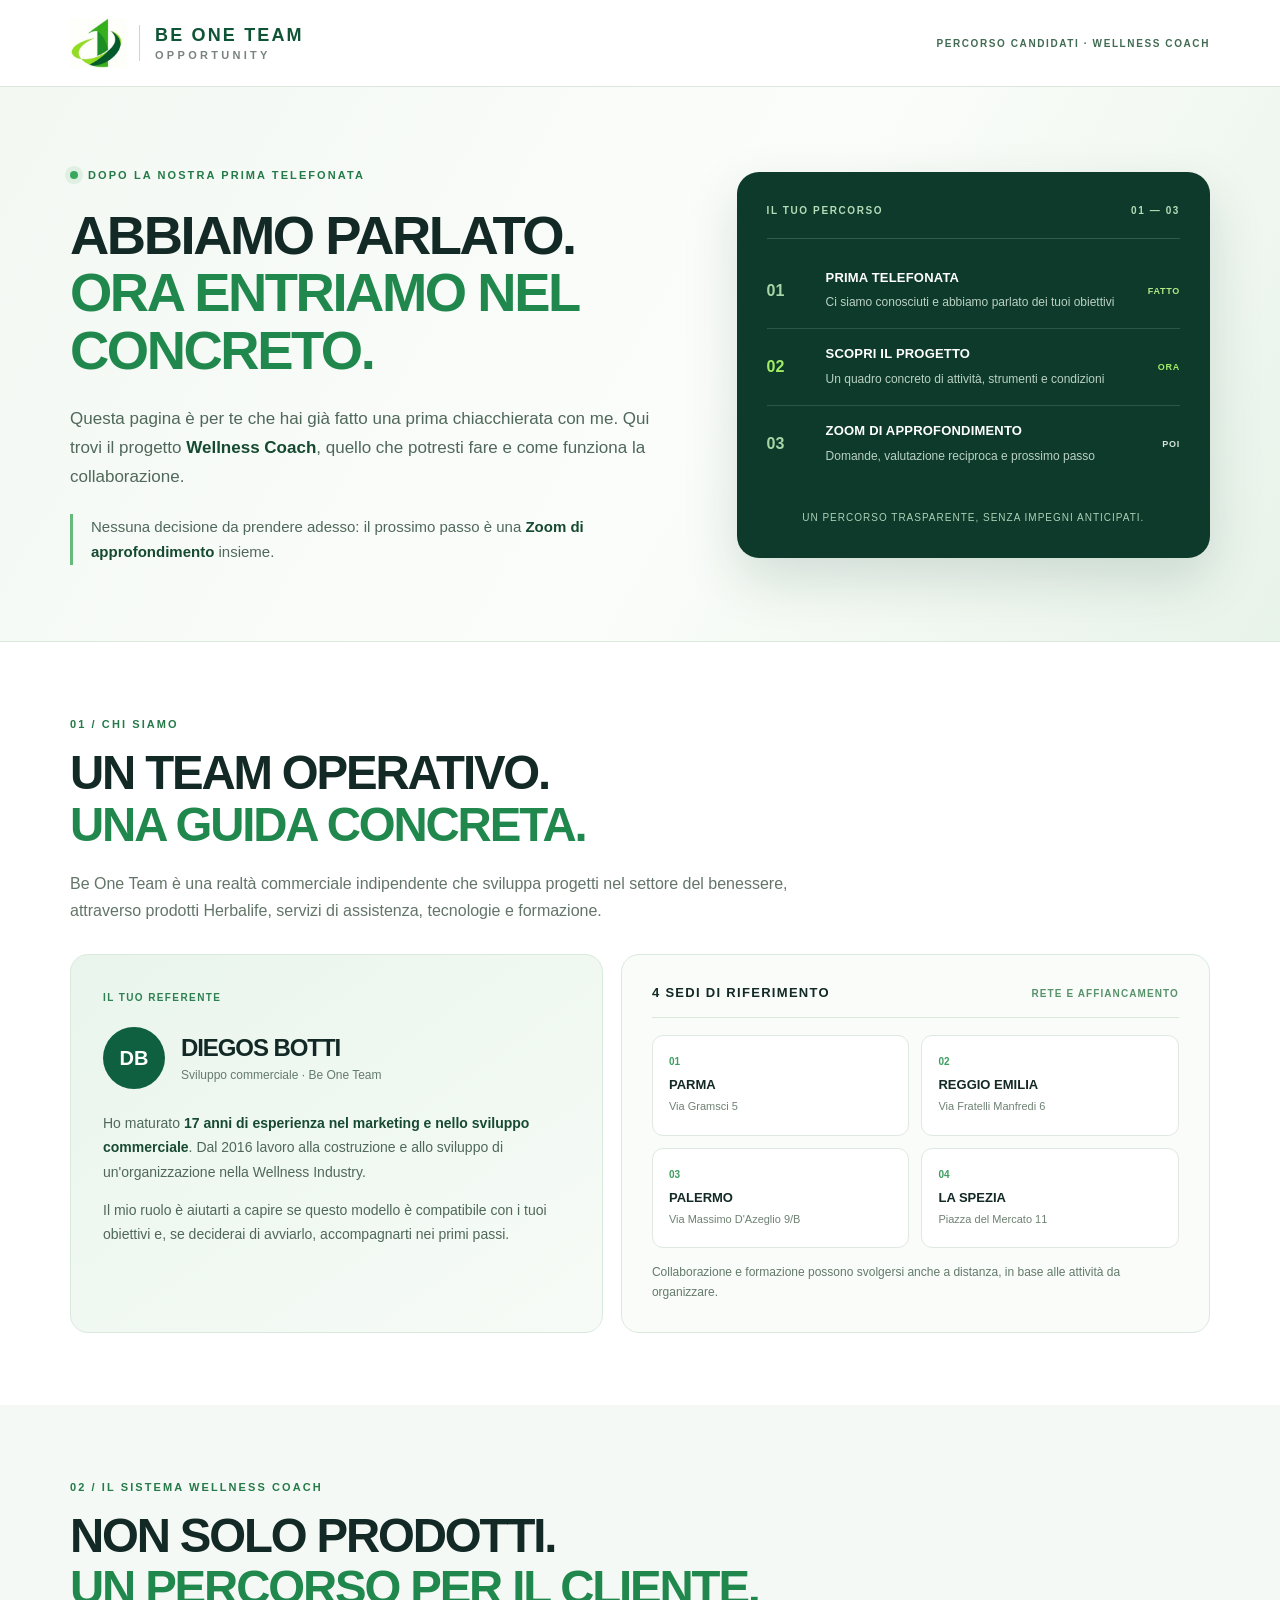
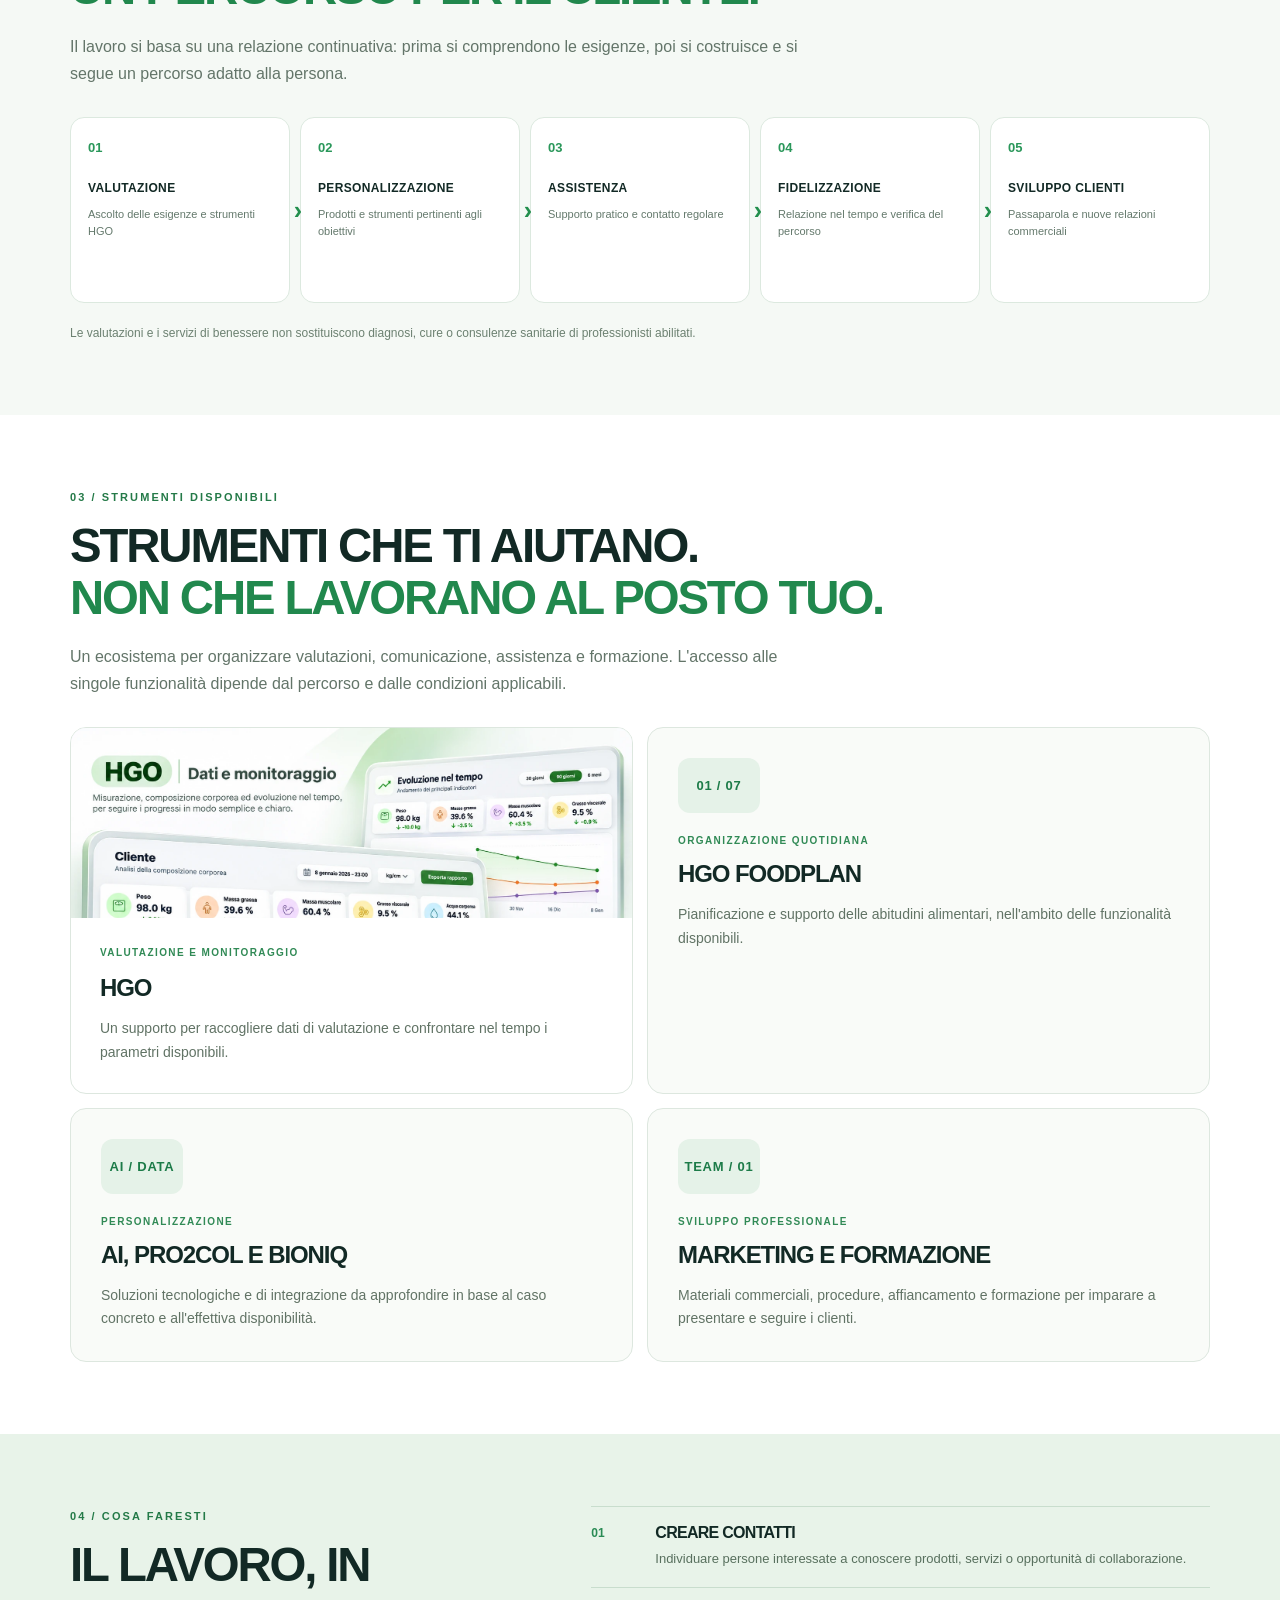
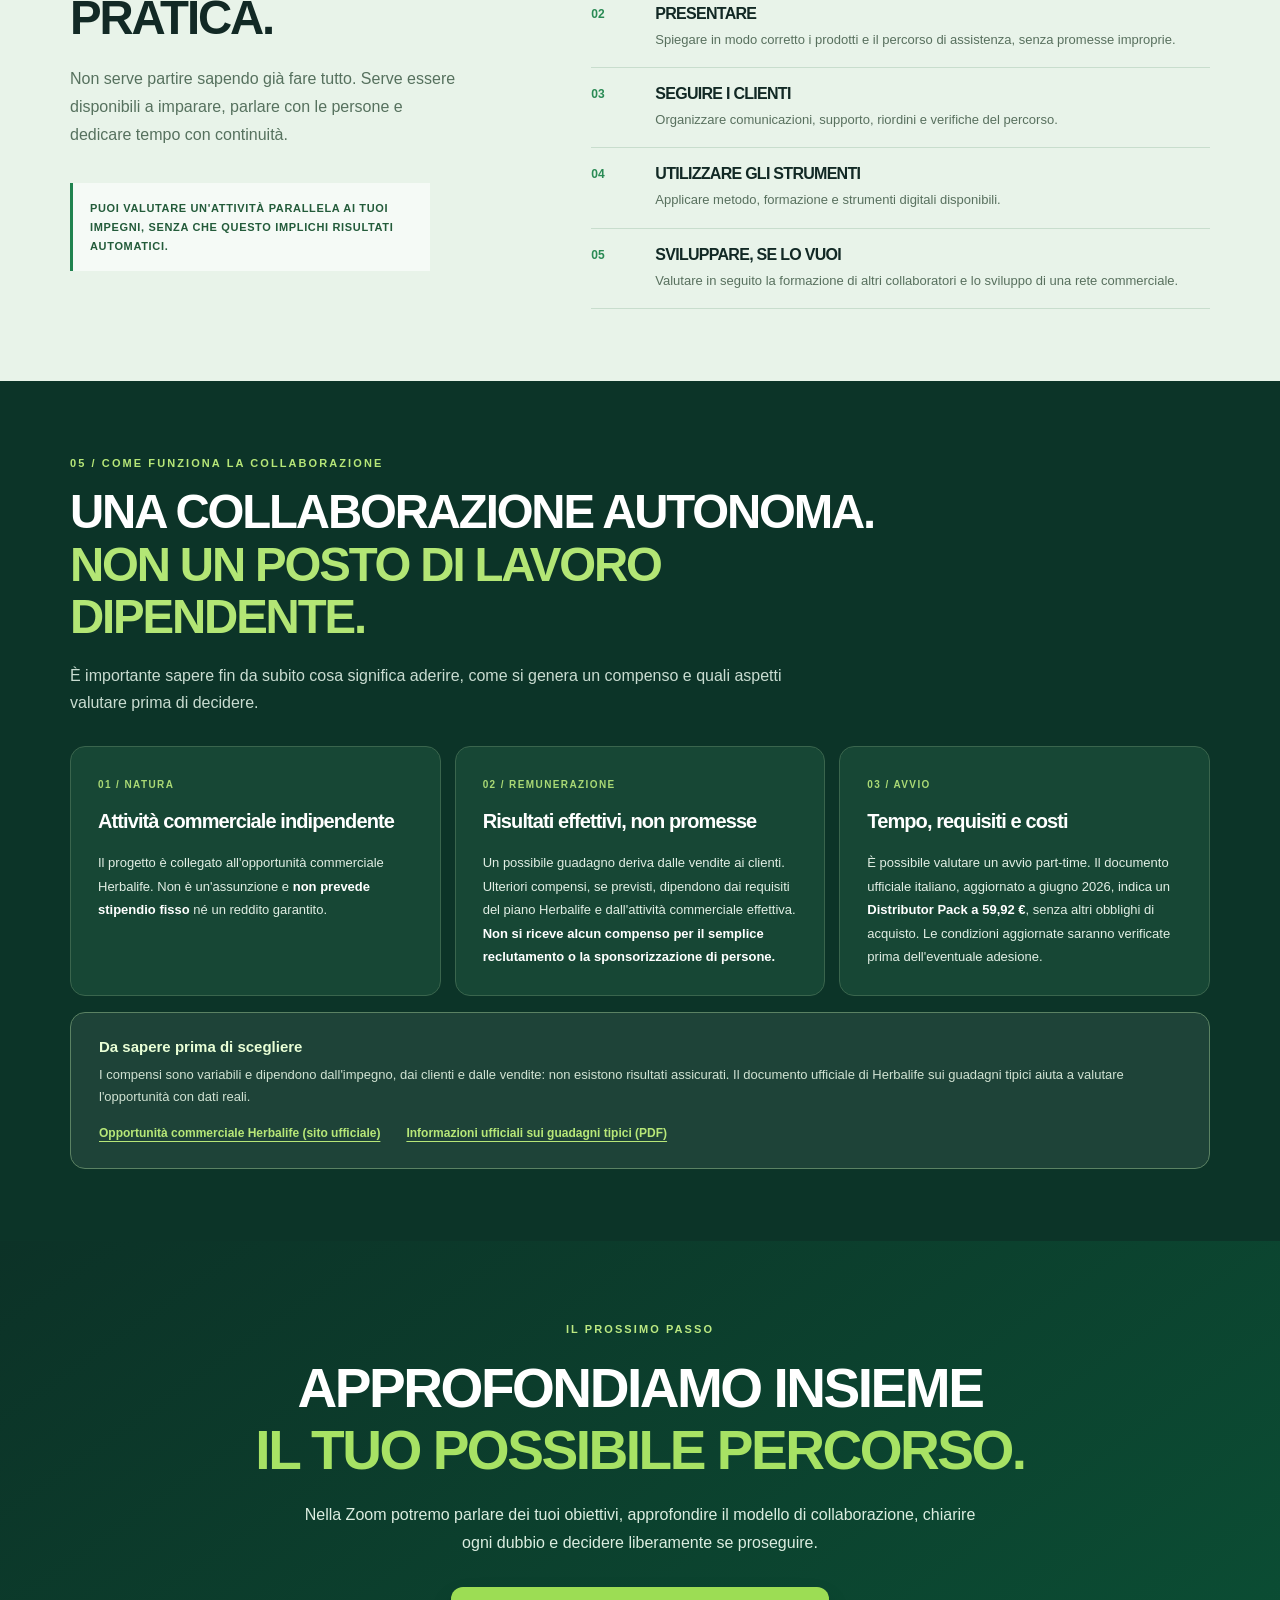
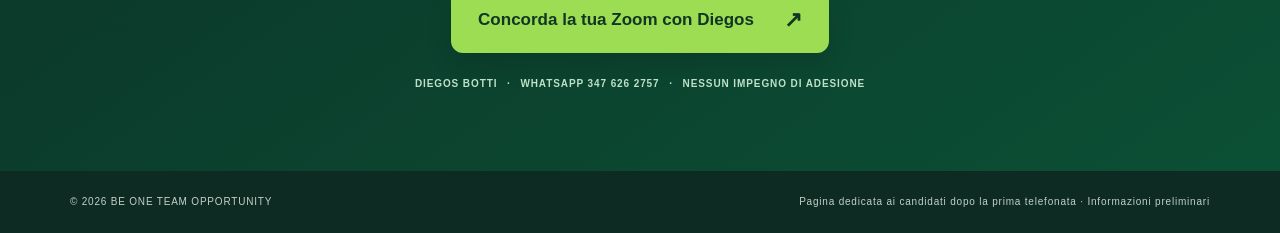
<file: site/candidati/index.html>
<!doctype html>
<html lang="it">
<head>
  <meta charset="utf-8" />
  <meta name="viewport" content="width=device-width,initial-scale=1" />
  <meta name="theme-color" content="#f6f9f5" />
  <meta name="robots" content="noindex,follow" />
  <meta name="description" content="Hai già parlato con Diegos? Scopri come funziona il percorso Wellness Coach di Be One Team, le attività, gli strumenti e il modello di collaborazione autonoma con Herbalife." />
  <meta property="og:type" content="website" />
  <meta property="og:title" content="Wellness Coach — Il tuo percorso con Be One Team" />
  <meta property="og:description" content="Dopo la nostra telefonata: scopri cosa potresti fare, come funziona il progetto e come concordare la Zoom di approfondimento." />
  <meta property="og:url" content="https://be-one-team-opportunity.pages.dev/candidati/" />
  <title>Wellness Coach | Il tuo percorso con Be One Team</title>
  <link rel="icon" href="../assets/be-one-team.jpg" />
  <link rel="stylesheet" href="../styles.css?v=5.12" />
  <link rel="stylesheet" href="./candidati.css?v=1.0" />
</head>
<body class="wc-page">
<a class="skip-link" href="#contenuto">Vai al contenuto</a>
<header class="header wc-header">
  <div class="wrap header__inner wc-header__inner">
    <div class="brand">
      <img src="../assets/be-one-team.jpg" width="57" height="69" alt="Be One Team" />
      <div class="brand__word"><strong>BE ONE TEAM</strong><span>OPPORTUNITY</span></div>
    </div>
    <span class="wc-header__tag">PERCORSO CANDIDATI · WELLNESS COACH</span>
  </div>
</header>

<main id="contenuto">
<section class="wc-hero" aria-labelledby="wc-hero-title">
  <div class="wrap wc-hero__grid">
    <div class="wc-hero__copy">
      <span class="wc-eyebrow"><span class="wc-dot"></span> DOPO LA NOSTRA PRIMA TELEFONATA</span>
      <h1 id="wc-hero-title">ABBIAMO PARLATO.<br><em>ORA ENTRIAMO NEL CONCRETO.</em></h1>
      <p>Questa pagina è per te che hai già fatto una prima chiacchierata con me. Qui trovi il progetto <strong>Wellness Coach</strong>, quello che potresti fare e come funziona la collaborazione.</p>
      <p class="wc-hero__promise">Nessuna decisione da prendere adesso: il prossimo passo è una <strong>Zoom di approfondimento</strong> insieme.</p>
    </div>
    <div class="wc-roadmap" aria-label="Percorso dalla telefonata alla Zoom">
      <div class="wc-roadmap__top"><span>IL TUO PERCORSO</span><span>01 — 03</span></div>
      <ol class="wc-roadmap__steps">
        <li class="wc-roadmap__step wc-roadmap__step--done"><span class="wc-roadmap__num">01</span><div><strong>PRIMA TELEFONATA</strong><small>Ci siamo conosciuti e abbiamo parlato dei tuoi obiettivi</small></div><span class="wc-roadmap__status">FATTO</span></li>
        <li class="wc-roadmap__step wc-roadmap__step--active"><span class="wc-roadmap__num">02</span><div><strong>SCOPRI IL PROGETTO</strong><small>Un quadro concreto di attività, strumenti e condizioni</small></div><span class="wc-roadmap__status">ORA</span></li>
        <li class="wc-roadmap__step"><span class="wc-roadmap__num">03</span><div><strong>ZOOM DI APPROFONDIMENTO</strong><small>Domande, valutazione reciproca e prossimo passo</small></div><span class="wc-roadmap__status">POI</span></li>
      </ol>
      <p class="wc-roadmap__foot">UN PERCORSO TRASPARENTE, SENZA IMPEGNI ANTICIPATI.</p>
    </div>
  </div>
</section>

<section class="wc-section wc-intro" id="team" aria-labelledby="wc-team-title">
  <div class="wrap">
    <div class="wc-section__head">
      <span class="wc-kicker">01 / CHI SIAMO</span>
      <h2 id="wc-team-title">UN TEAM OPERATIVO.<br><em>UNA GUIDA CONCRETA.</em></h2>
      <p>Be One Team è una realtà commerciale indipendente che sviluppa progetti nel settore del benessere, attraverso prodotti Herbalife, servizi di assistenza, tecnologie e formazione.</p>
    </div>
    <div class="wc-intro__grid">
      <article class="wc-guide">
        <span class="wc-guide__eyebrow">IL TUO REFERENTE</span>
        <div class="wc-guide__identity"><div class="wc-guide__avatar" aria-hidden="true">DB</div><div><h3>DIEGOS BOTTI</h3><p>Sviluppo commerciale · Be One Team</p></div></div>
        <p>Ho maturato <strong>17 anni di esperienza nel marketing e nello sviluppo commerciale</strong>. Dal 2016 lavoro alla costruzione e allo sviluppo di un'organizzazione nella Wellness Industry.</p>
        <p>Il mio ruolo è aiutarti a capire se questo modello è compatibile con i tuoi obiettivi e, se deciderai di avviarlo, accompagnarti nei primi passi.</p>
      </article>
      <div class="wc-offices">
        <div class="wc-offices__title"><strong>4 SEDI DI RIFERIMENTO</strong><span>RETE E AFFIANCAMENTO</span></div>
        <div class="wc-offices__grid">
          <div><span class="wc-office__number">01</span><strong>PARMA</strong><small>Via Gramsci 5</small></div>
          <div><span class="wc-office__number">02</span><strong>REGGIO EMILIA</strong><small>Via Fratelli Manfredi 6</small></div>
          <div><span class="wc-office__number">03</span><strong>PALERMO</strong><small>Via Massimo D'Azeglio 9/B</small></div>
          <div><span class="wc-office__number">04</span><strong>LA SPEZIA</strong><small>Piazza del Mercato 11</small></div>
        </div>
        <p>Collaborazione e formazione possono svolgersi anche a distanza, in base alle attività da organizzare.</p>
      </div>
    </div>
  </div>
</section>

<section class="wc-section wc-method" id="metodo" aria-labelledby="wc-method-title">
  <div class="wrap">
    <div class="wc-section__head">
      <span class="wc-kicker">02 / IL SISTEMA WELLNESS COACH</span>
      <h2 id="wc-method-title">NON SOLO PRODOTTI.<br><em>UN PERCORSO PER IL CLIENTE.</em></h2>
      <p>Il lavoro si basa su una relazione continuativa: prima si comprendono le esigenze, poi si costruisce e si segue un percorso adatto alla persona.</p>
    </div>
    <ol class="wc-flow" aria-label="Le cinque fasi del percorso cliente">
      <li><span>01</span><strong>VALUTAZIONE</strong><small>Ascolto delle esigenze e strumenti HGO</small></li>
      <li><span>02</span><strong>PERSONALIZZAZIONE</strong><small>Prodotti e strumenti pertinenti agli obiettivi</small></li>
      <li><span>03</span><strong>ASSISTENZA</strong><small>Supporto pratico e contatto regolare</small></li>
      <li><span>04</span><strong>FIDELIZZAZIONE</strong><small>Relazione nel tempo e verifica del percorso</small></li>
      <li><span>05</span><strong>SVILUPPO CLIENTI</strong><small>Passaparola e nuove relazioni commerciali</small></li>
    </ol>
    <p class="wc-method__note">Le valutazioni e i servizi di benessere non sostituiscono diagnosi, cure o consulenze sanitarie di professionisti abilitati.</p>
  </div>
</section>

<section class="wc-section wc-tools" id="strumenti" aria-labelledby="wc-tools-title">
  <div class="wrap">
    <div class="wc-section__head">
      <span class="wc-kicker">03 / STRUMENTI DISPONIBILI</span>
      <h2 id="wc-tools-title">STRUMENTI CHE TI AIUTANO.<br><em>NON CHE LAVORANO AL POSTO TUO.</em></h2>
      <p>Un ecosistema per organizzare valutazioni, comunicazione, assistenza e formazione. L'accesso alle singole funzionalità dipende dal percorso e dalle condizioni applicabili.</p>
    </div>
    <div class="wc-toolgrid">
      <article class="wc-toolcard wc-toolcard--feature">
        <div class="wc-toolcard__visual"><img src="../assets/hgo-dashboard-nuovo.webp" alt="Esempio di schermata di monitoraggio HGO" loading="lazy" width="1448" height="1086"/></div>
        <div class="wc-toolcard__copy"><span>VALUTAZIONE E MONITORAGGIO</span><h3>HGO</h3><p>Un supporto per raccogliere dati di valutazione e confrontare nel tempo i parametri disponibili.</p></div>
      </article>
      <article class="wc-toolcard">
        <div class="wc-toolcard__symbol" aria-hidden="true">01 / 07</div>
        <span>ORGANIZZAZIONE QUOTIDIANA</span><h3>HGO FOODPLAN</h3><p>Pianificazione e supporto delle abitudini alimentari, nell'ambito delle funzionalità disponibili.</p>
      </article>
      <article class="wc-toolcard">
        <div class="wc-toolcard__symbol" aria-hidden="true">AI / DATA</div>
        <span>PERSONALIZZAZIONE</span><h3>AI, PRO2COL E BIONIQ</h3><p>Soluzioni tecnologiche e di integrazione da approfondire in base al caso concreto e all'effettiva disponibilità.</p>
      </article>
      <article class="wc-toolcard">
        <div class="wc-toolcard__symbol" aria-hidden="true">TEAM / 01</div>
        <span>SVILUPPO PROFESSIONALE</span><h3>MARKETING E FORMAZIONE</h3><p>Materiali commerciali, procedure, affiancamento e formazione per imparare a presentare e seguire i clienti.</p>
      </article>
    </div>
  </div>
</section>

<section class="wc-section wc-activities" id="attivita" aria-labelledby="wc-activity-title">
  <div class="wrap wc-activities__grid">
    <div class="wc-activities__title">
      <span class="wc-kicker">04 / COSA FARESTI</span>
      <h2 id="wc-activity-title">IL LAVORO, IN PRATICA.</h2>
      <p>Non serve partire sapendo già fare tutto. Serve essere disponibili a imparare, parlare con le persone e dedicare tempo con continuità.</p>
      <div class="wc-activities__aside">PUOI VALUTARE UN'ATTIVITÀ PARALLELA AI TUOI IMPEGNI, SENZA CHE QUESTO IMPLICHI RISULTATI AUTOMATICI.</div>
    </div>
    <ol class="wc-activity-list">
      <li><span>01</span><div><h3>CREARE CONTATTI</h3><p>Individuare persone interessate a conoscere prodotti, servizi o opportunità di collaborazione.</p></div></li>
      <li><span>02</span><div><h3>PRESENTARE</h3><p>Spiegare in modo corretto i prodotti e il percorso di assistenza, senza promesse improprie.</p></div></li>
      <li><span>03</span><div><h3>SEGUIRE I CLIENTI</h3><p>Organizzare comunicazioni, supporto, riordini e verifiche del percorso.</p></div></li>
      <li><span>04</span><div><h3>UTILIZZARE GLI STRUMENTI</h3><p>Applicare metodo, formazione e strumenti digitali disponibili.</p></div></li>
      <li><span>05</span><div><h3>SVILUPPARE, SE LO VUOI</h3><p>Valutare in seguito la formazione di altri collaboratori e lo sviluppo di una rete commerciale.</p></div></li>
    </ol>
  </div>
</section>

<section class="wc-section wc-work" id="collaborazione" aria-labelledby="wc-work-title">
  <div class="wrap">
    <div class="wc-section__head wc-section__head--light">
      <span class="wc-kicker">05 / COME FUNZIONA LA COLLABORAZIONE</span>
      <h2 id="wc-work-title">UNA COLLABORAZIONE AUTONOMA.<br><em>NON UN POSTO DI LAVORO DIPENDENTE.</em></h2>
      <p>È importante sapere fin da subito cosa significa aderire, come si genera un compenso e quali aspetti valutare prima di decidere.</p>
    </div>
    <div class="wc-work__grid">
      <article><span>01 / NATURA</span><h3>Attività commerciale indipendente</h3><p>Il progetto è collegato all'opportunità commerciale Herbalife. Non è un'assunzione e <strong>non prevede stipendio fisso</strong> né un reddito garantito.</p></article>
      <article><span>02 / REMUNERAZIONE</span><h3>Risultati effettivi, non promesse</h3><p>Un possibile guadagno deriva dalle vendite ai clienti. Ulteriori compensi, se previsti, dipendono dai requisiti del piano Herbalife e dall'attività commerciale effettiva. <strong>Non si riceve alcun compenso per il semplice reclutamento o la sponsorizzazione di persone.</strong></p></article>
      <article><span>03 / AVVIO</span><h3>Tempo, requisiti e costi</h3><p>È possibile valutare un avvio part-time. Il documento ufficiale italiano, aggiornato a giugno 2026, indica un <strong>Distributor Pack a 59,92 €</strong>, senza altri obblighi di acquisto. Le condizioni aggiornate saranno verificate prima dell'eventuale adesione.</p></article>
    </div>
    <div class="wc-work__disclosure">
      <strong>Da sapere prima di scegliere</strong>
      <p>I compensi sono variabili e dipendono dall'impegno, dai clienti e dalle vendite: non esistono risultati assicurati. Il documento ufficiale di Herbalife sui guadagni tipici aiuta a valutare l'opportunità con dati reali.</p>
      <div class="wc-work__sources"><a href="https://www.herbalife.com/it-it/opportunita-herbalife" target="_blank" rel="noopener noreferrer">Opportunità commerciale Herbalife (sito ufficiale)</a><a href="https://www.herbalife.com/content/dam/global-reusable-assets/documents/pd-statement-typical-distributor-earnings-it-it.pdf" target="_blank" rel="noopener noreferrer">Informazioni ufficiali sui guadagni tipici (PDF)</a></div>
    </div>
  </div>
</section>

<section class="wc-final" id="zoom" aria-labelledby="wc-final-title">
  <div class="wrap wc-final__inner">
    <span class="wc-final__label">IL PROSSIMO PASSO</span>
    <h2 id="wc-final-title">APPROFONDIAMO INSIEME<br><em>IL TUO POSSIBILE PERCORSO.</em></h2>
    <p>Nella Zoom potremo parlare dei tuoi obiettivi, approfondire il modello di collaborazione, chiarire ogni dubbio e decidere liberamente se proseguire.</p>
    <a class="wc-final__cta" href="https://wa.me/393476262757?text=Ciao%20Diego%2C%20dopo%20la%20nostra%20telefonata%20ho%20letto%20la%20pagina%20Wellness%20Coach%20di%20Be%20One%20Team.%20Vorrei%20concordare%20una%20Zoom%20per%20approfondire%20il%20progetto%20e%20valutare%20insieme%20un%20possibile%20percorso.%20Quando%20possiamo%20sentirci%3F" target="_blank" rel="noopener noreferrer">Concorda la tua Zoom con Diegos <span aria-hidden="true">↗</span></a>
    <div class="wc-final__foot">DIEGOS BOTTI <span>·</span> WHATSAPP 347 626 2757 <span>·</span> NESSUN IMPEGNO DI ADESIONE</div>
  </div>
</section>
</main>
<footer class="wc-footer"><div class="wrap"><span>© 2026 BE ONE TEAM OPPORTUNITY</span><span>Pagina dedicata ai candidati dopo la prima telefonata · Informazioni preliminari</span></div></footer>
</body>
</html>
</file>
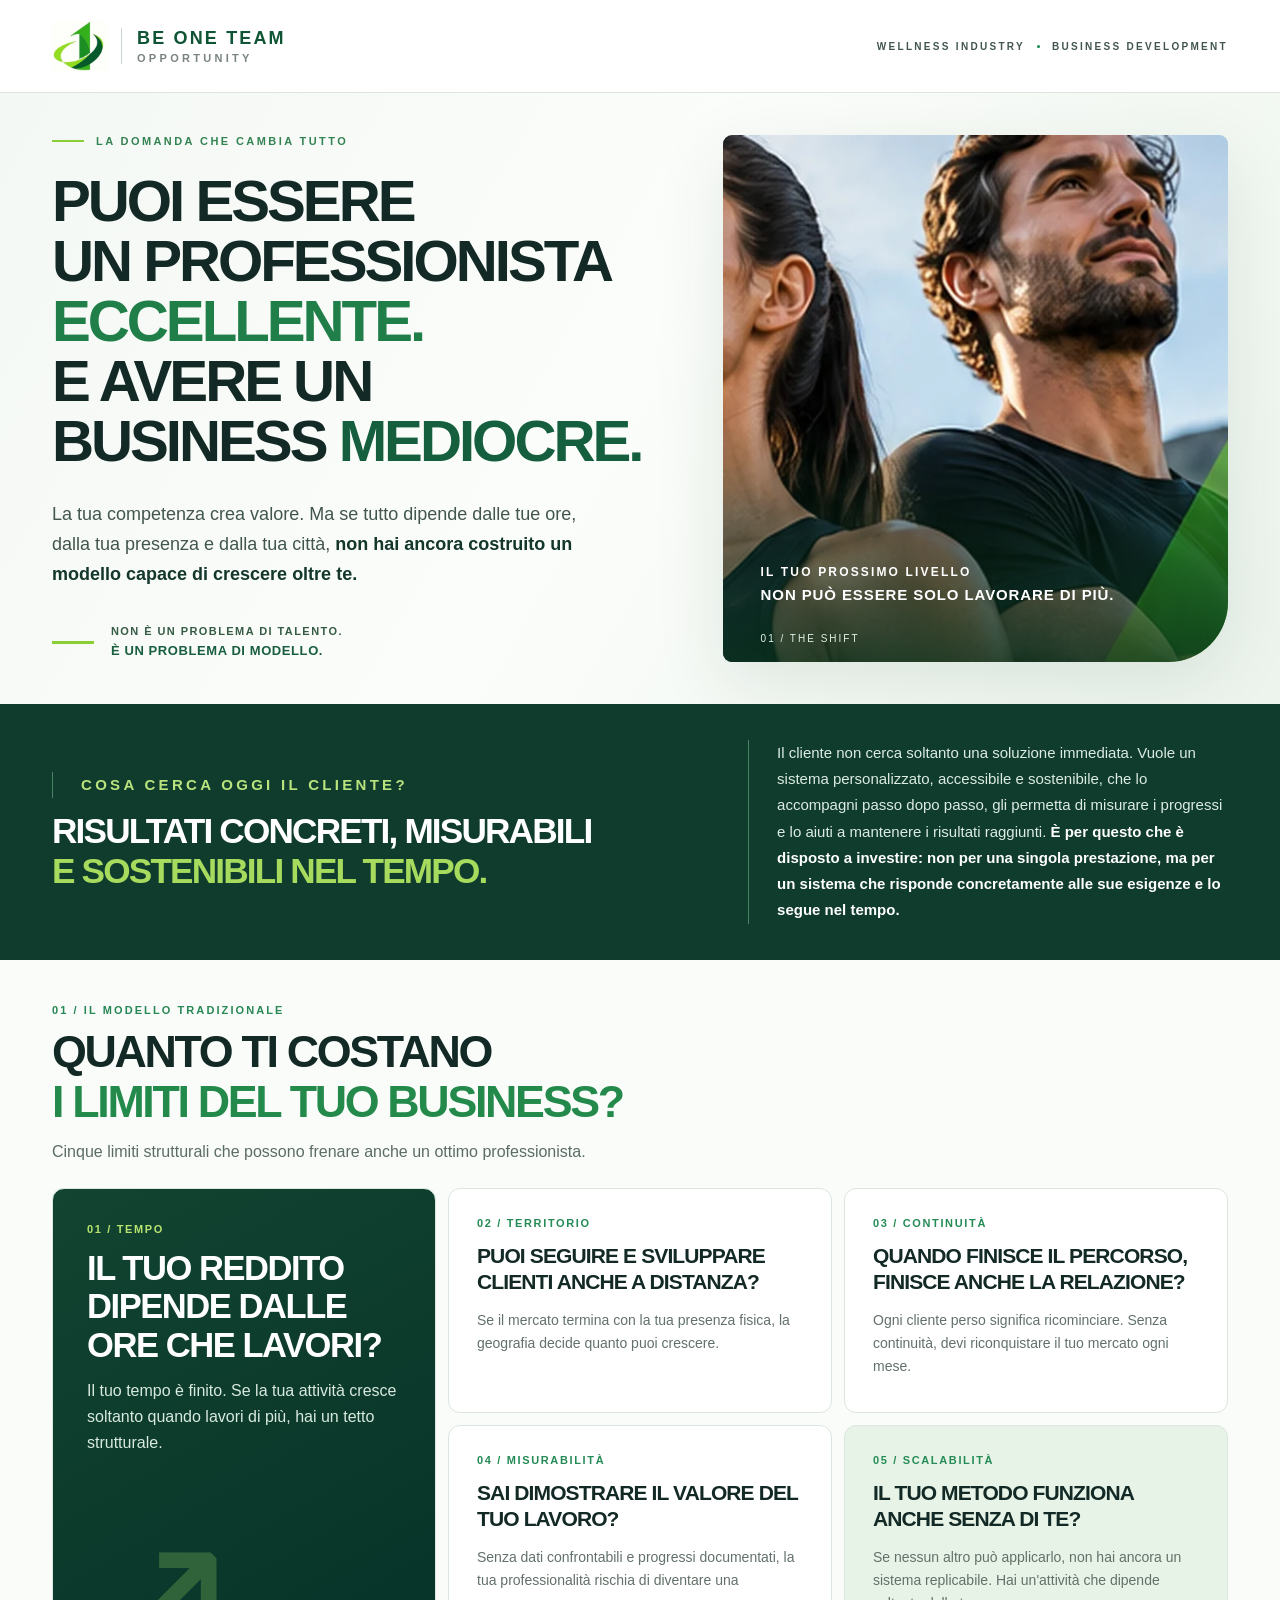
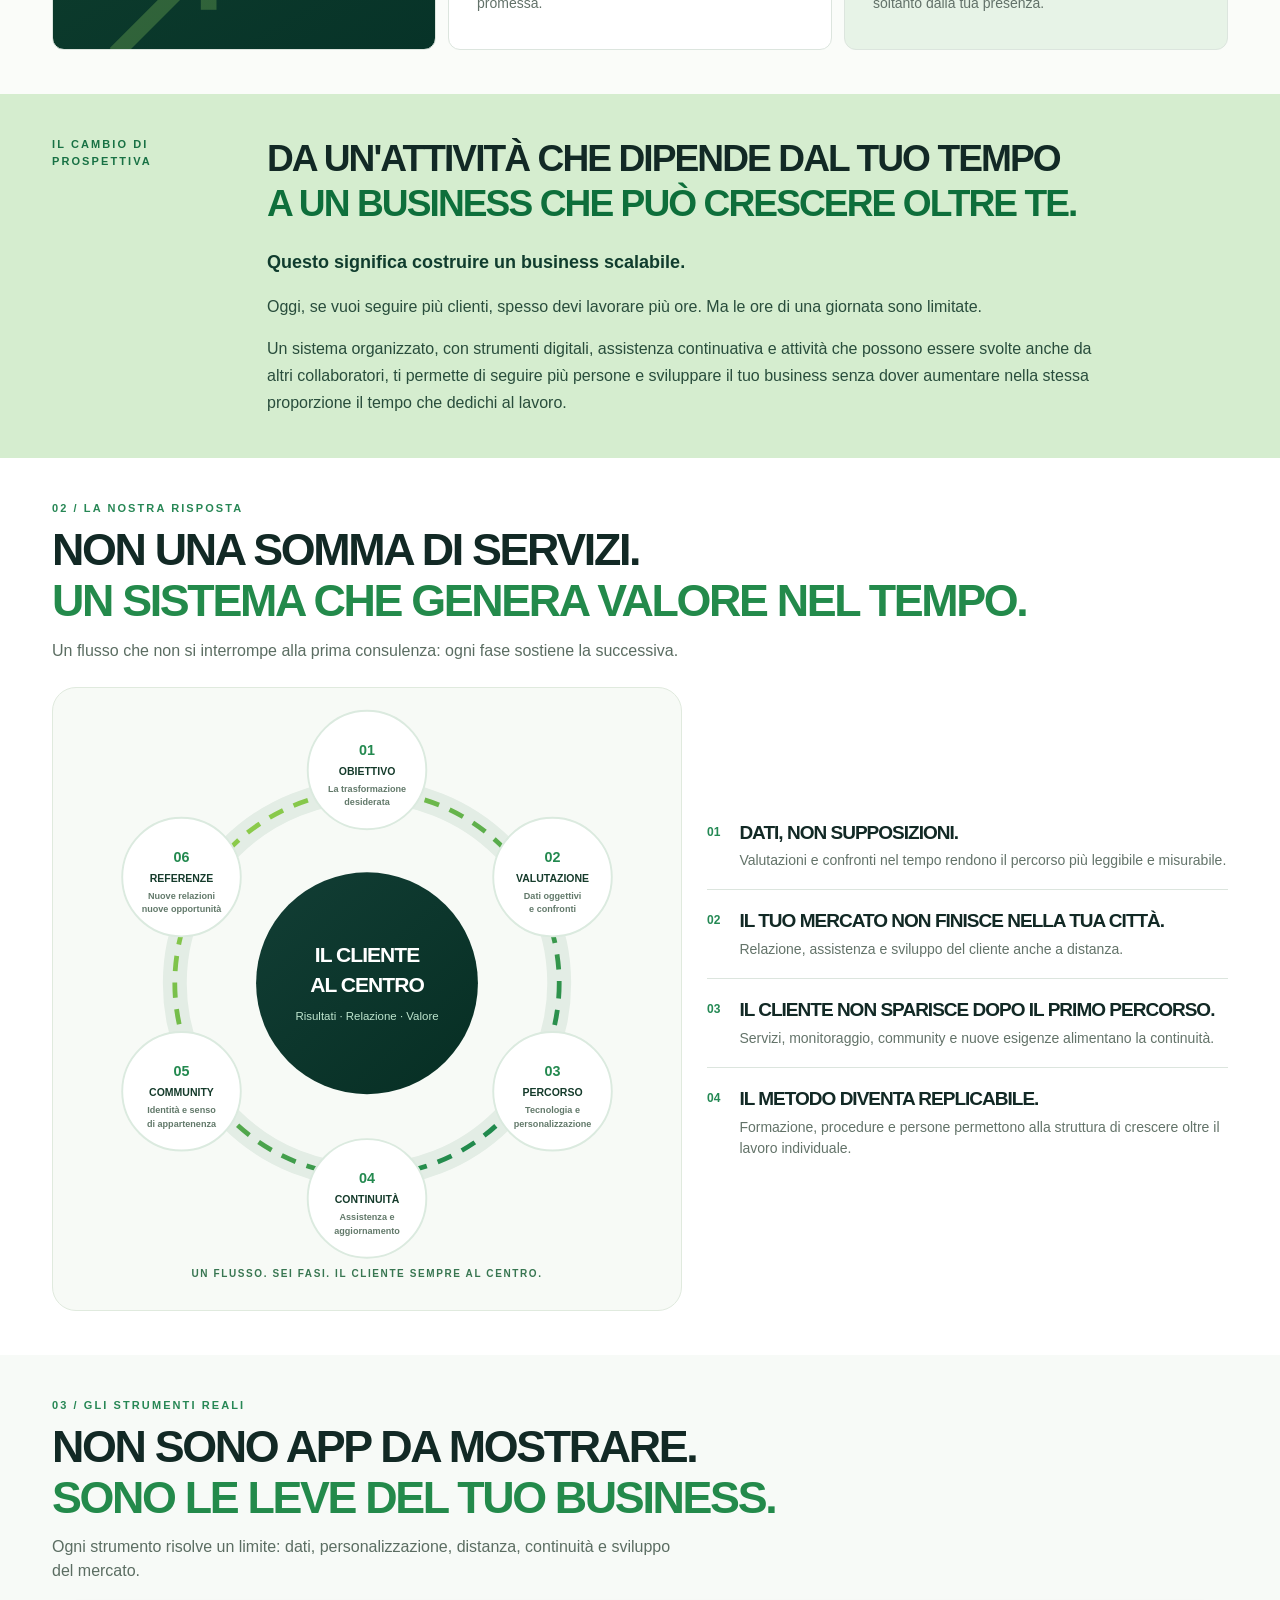
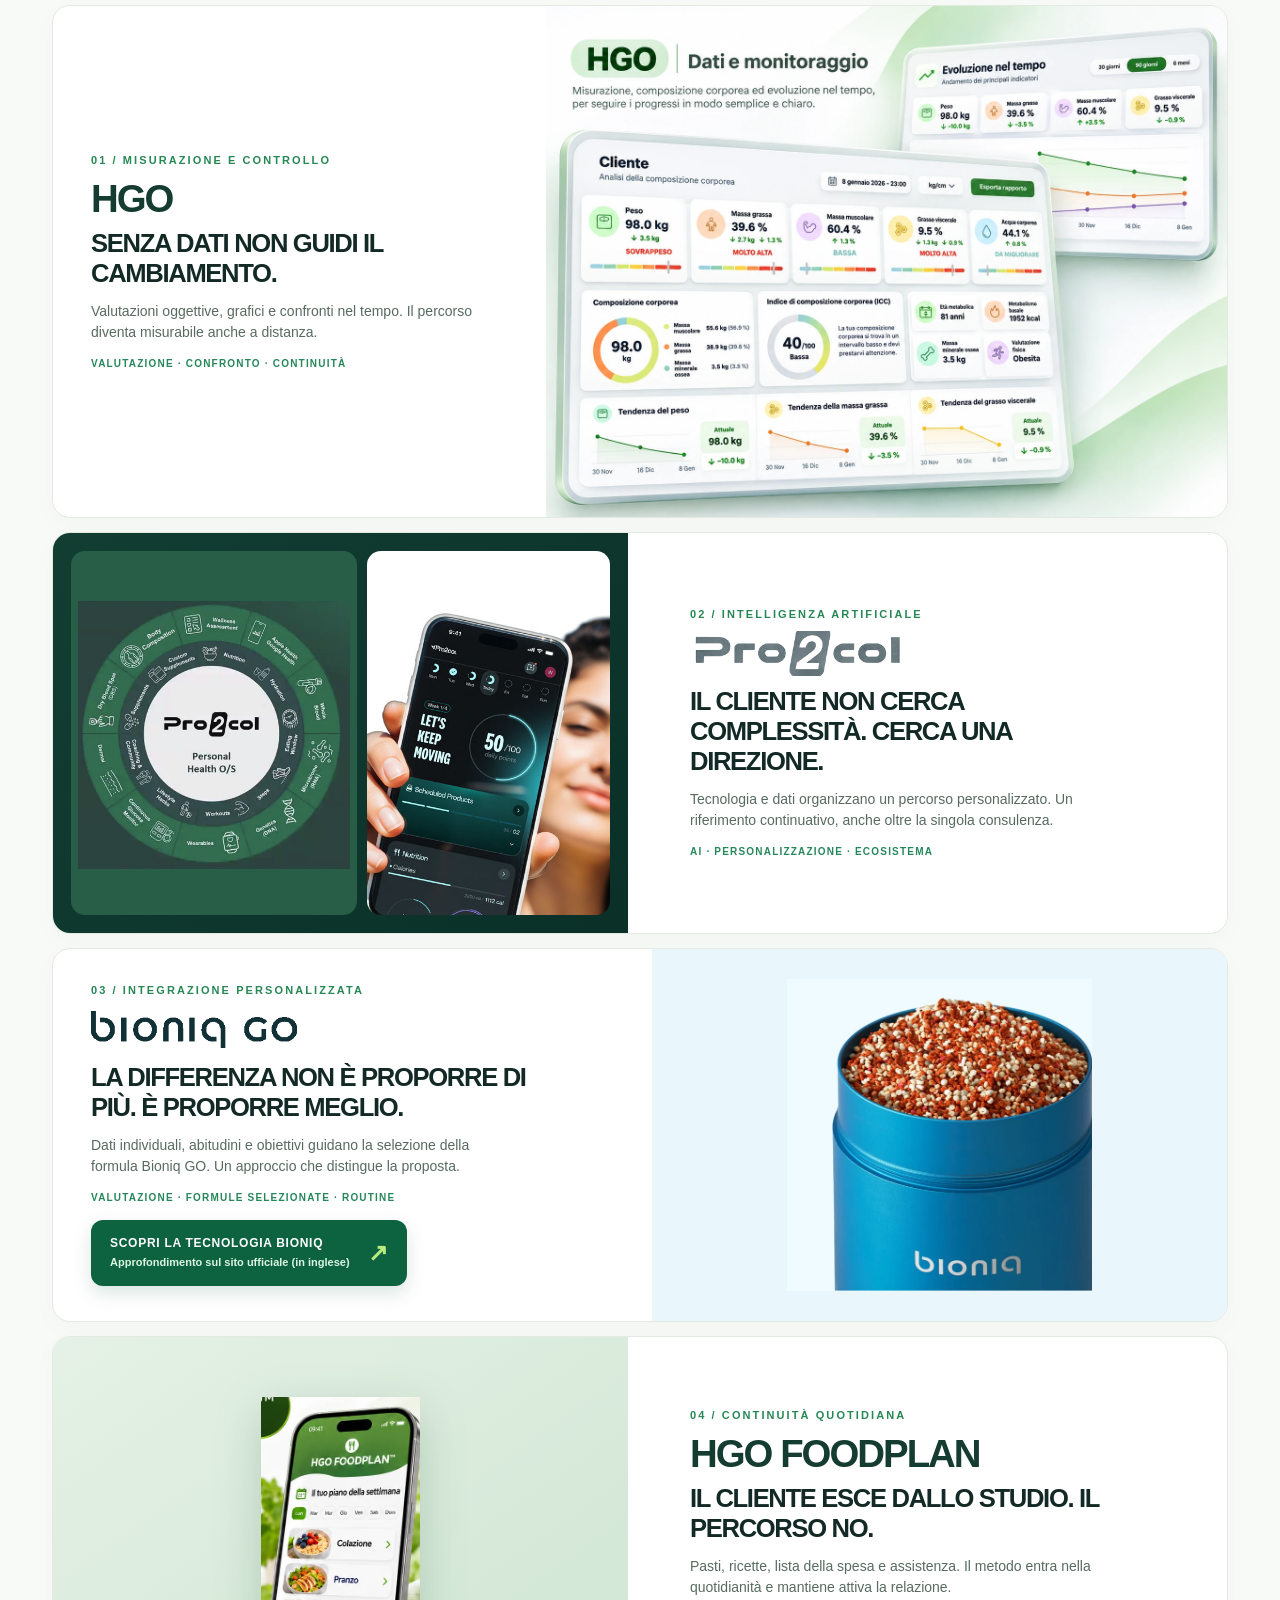
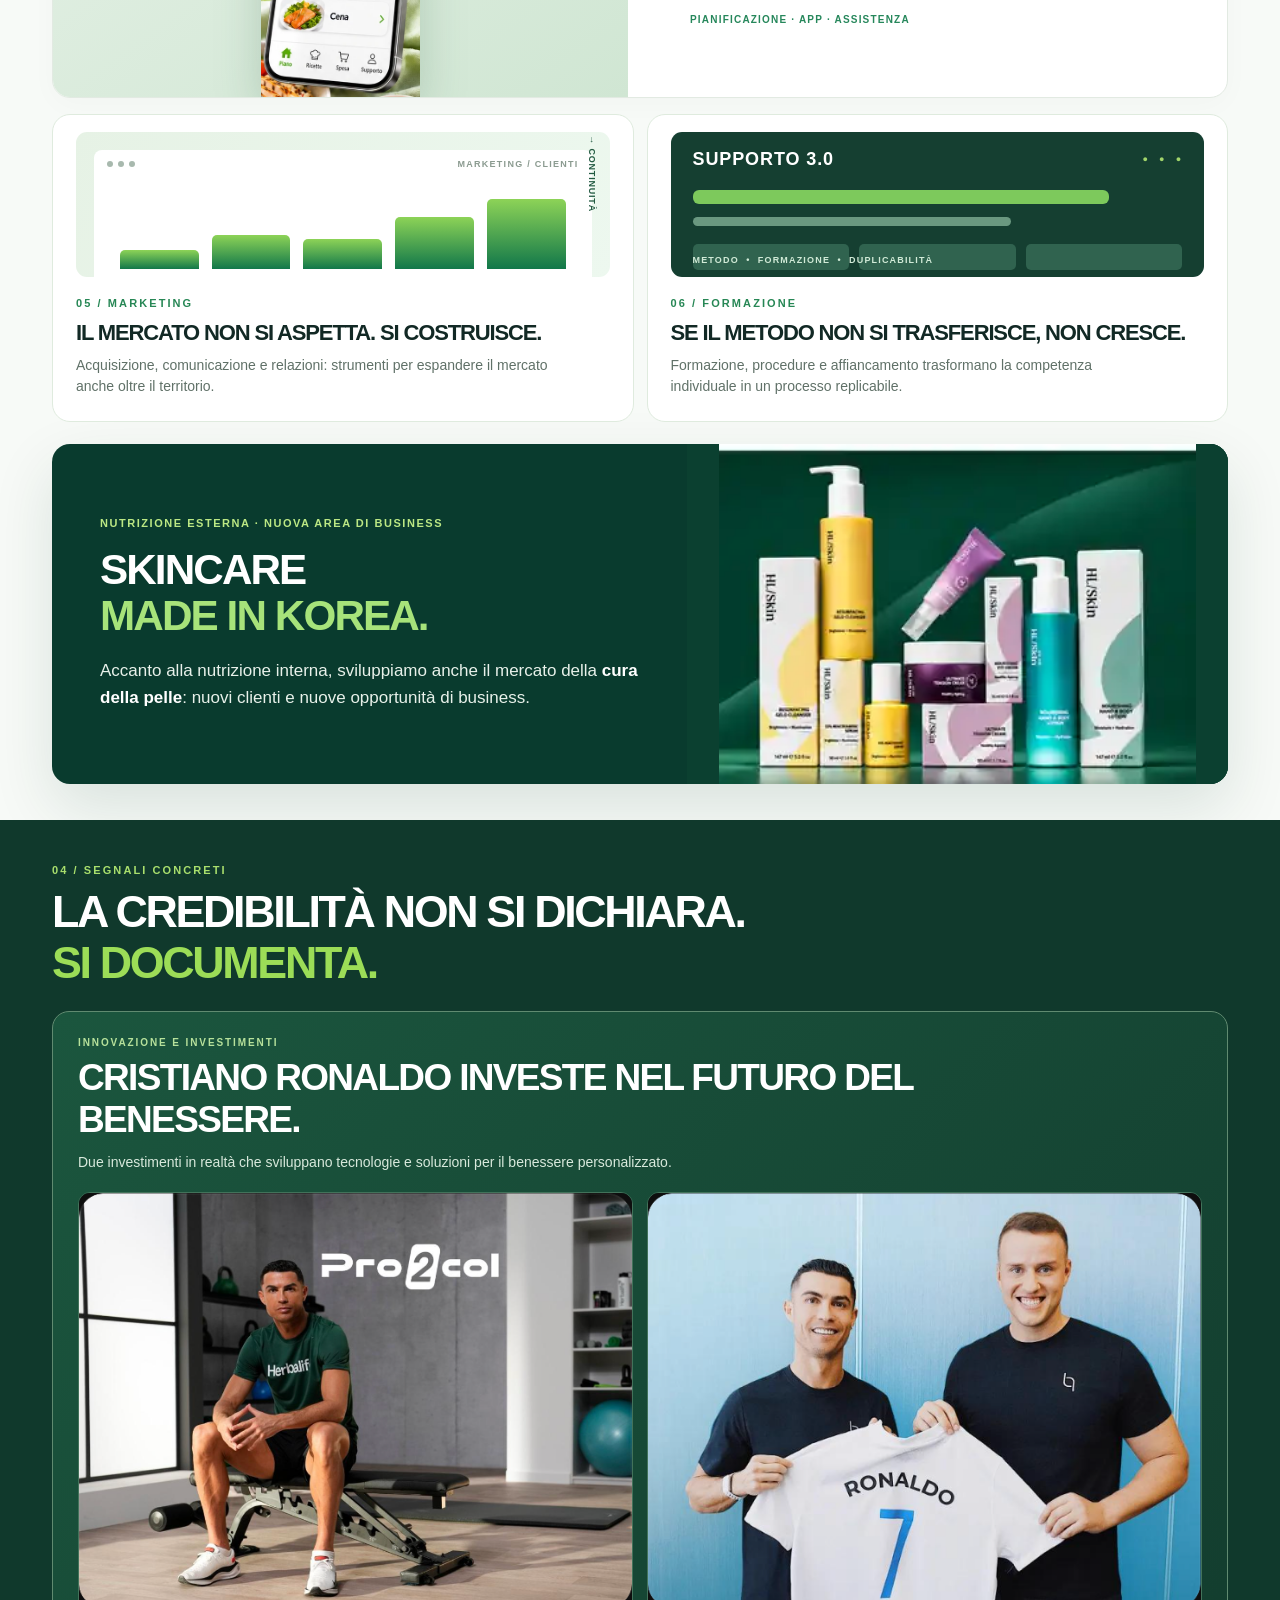
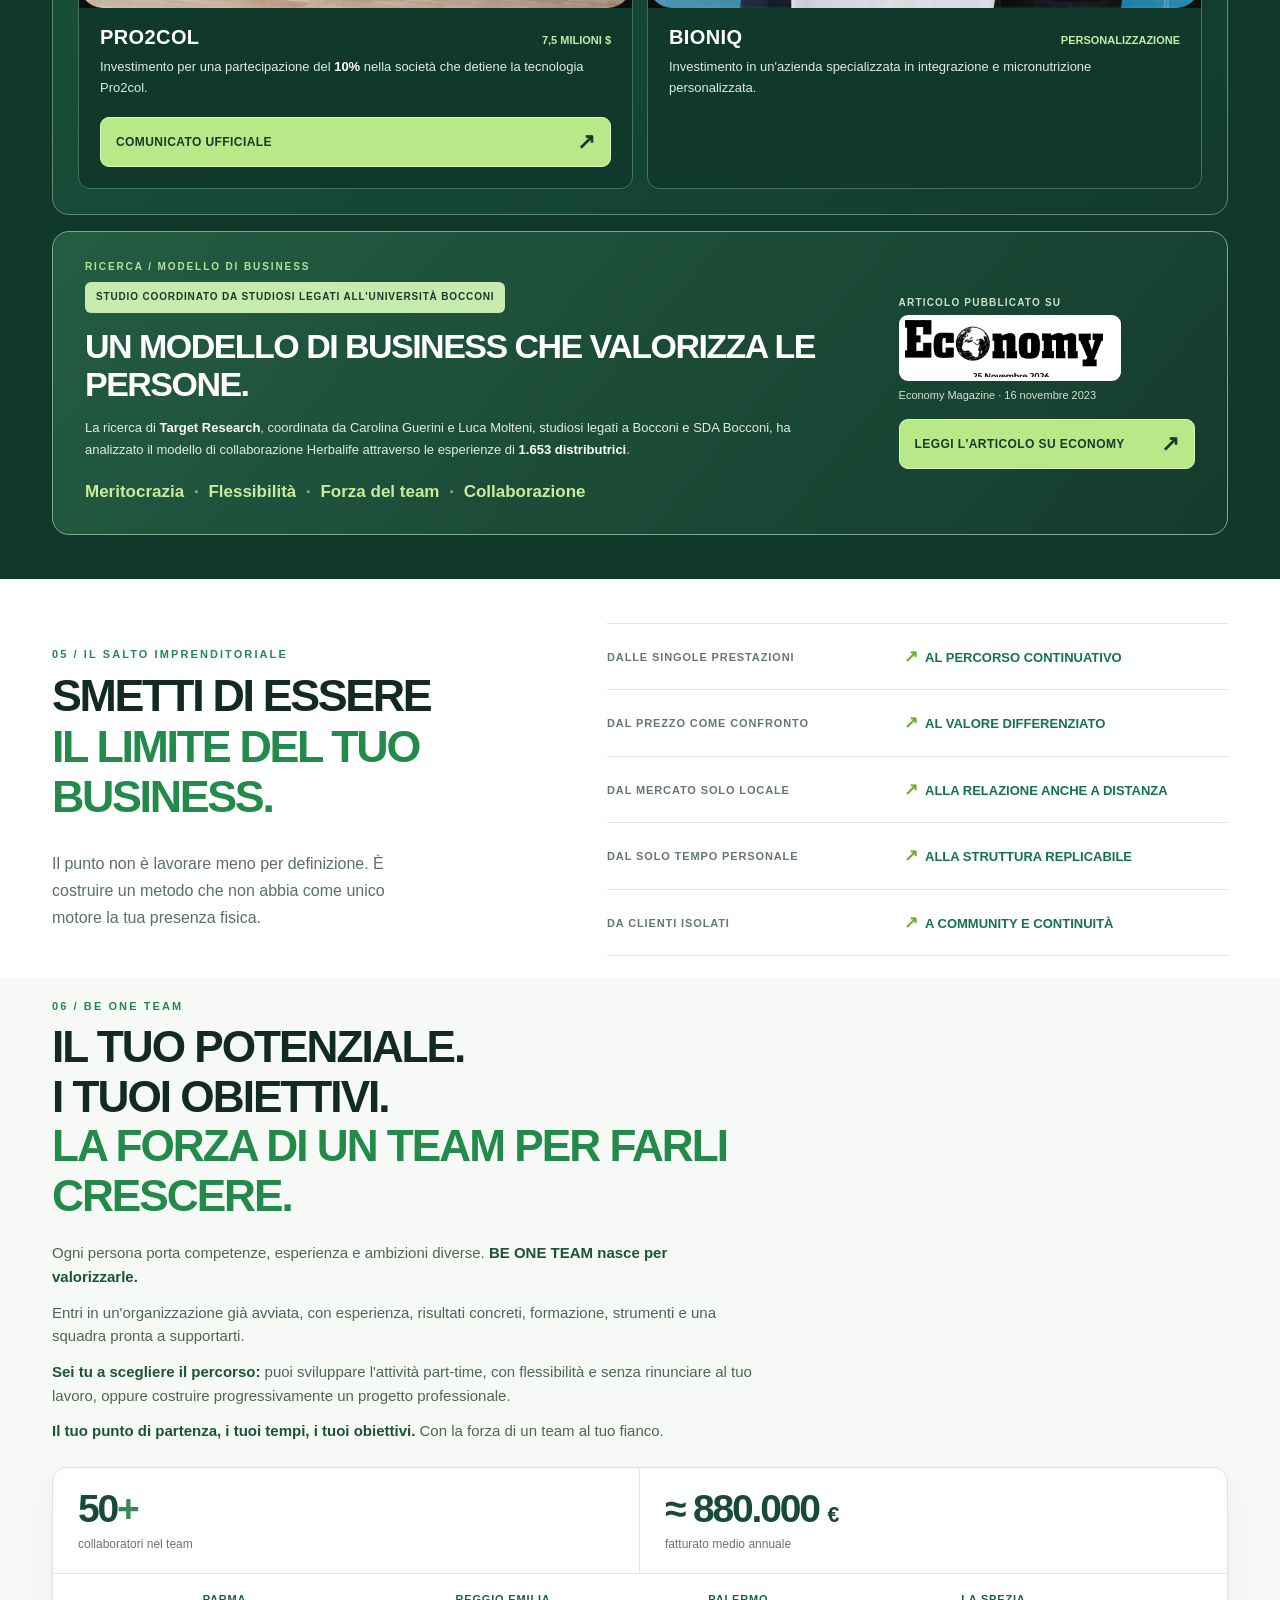
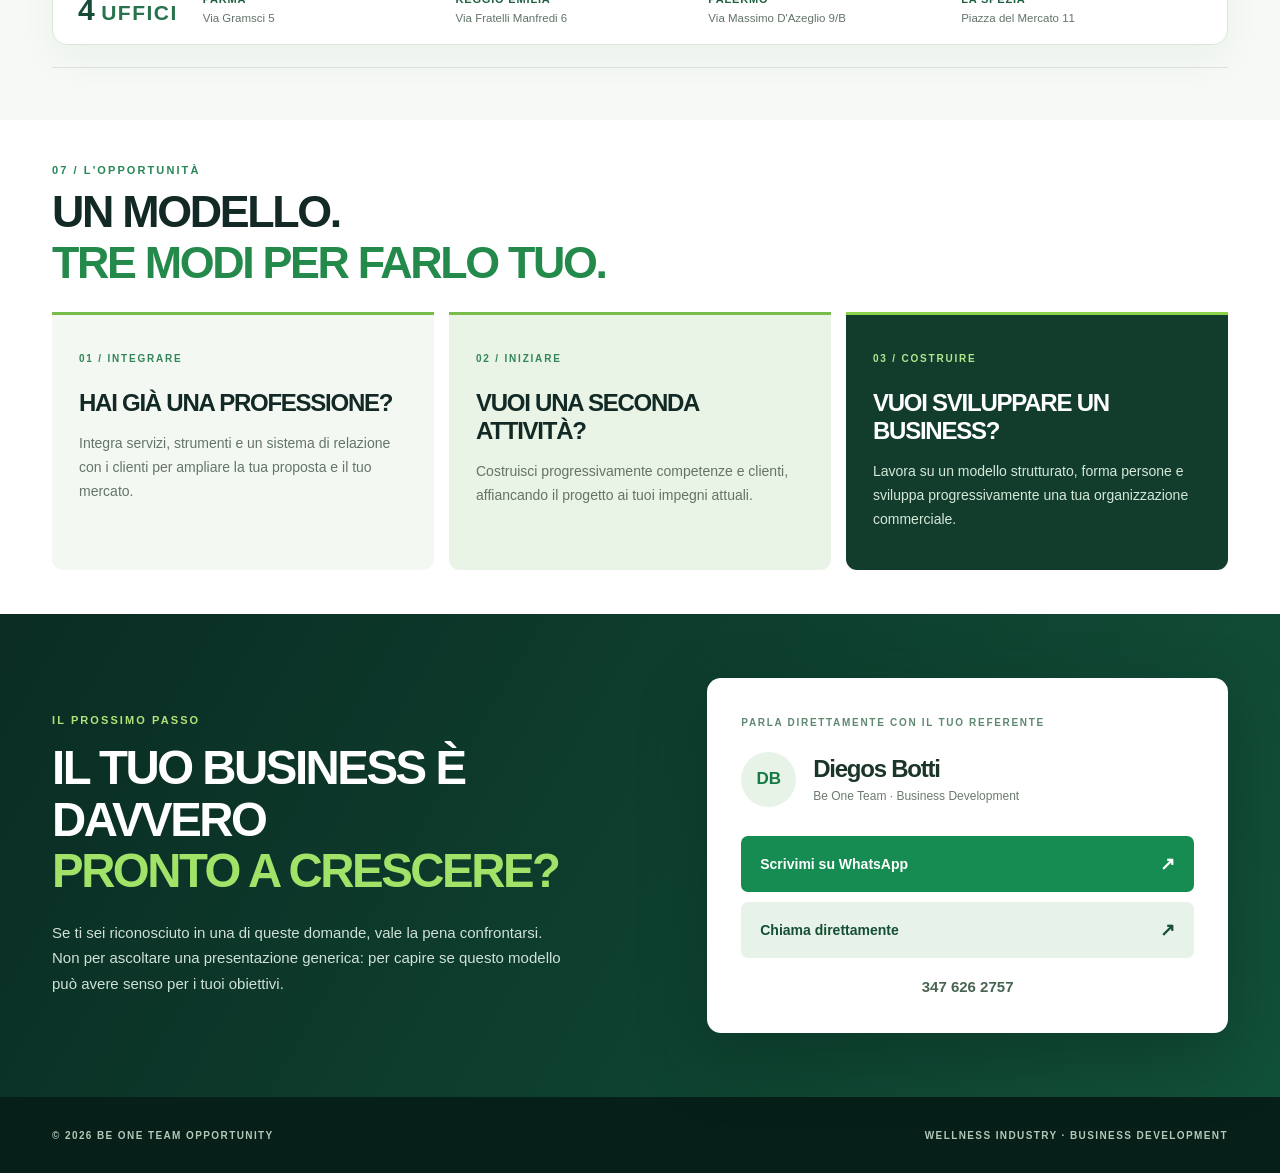
<file: site/francesco/index.html>
<!doctype html>
<html lang="it">
<head>
<meta charset="utf-8" />
<meta name="viewport" content="width=device-width, initial-scale=1" />
<meta name="theme-color" content="#f6f9f5" />
<meta name="description" content="BE ONE TEAM Opportunity: un modello di business nella Wellness Industry che integra tecnologia, metodo, marketing e sviluppo professionale." />
<meta property="og:type" content="website" />
<meta property="og:title" content="Be One Team Opportunity — Francesco Favaretto" />
<meta property="og:description" content="Puoi essere eccellente nel tuo lavoro. E avere un modello di business mediocre. Scopri un'altra struttura per crescere nella Wellness Industry." />
<title>Francesco Favaretto | Be One Team Opportunity</title>
<link rel="icon" href="../assets/be-one-team.jpg" />
<link rel="stylesheet" href="../styles.css?v=5.12" />
<style id="skincare-compact-layout">
/* SOLO HOMEPAGE: area skincare con foto prodotti nitida e layout responsivo */
#nutrizione-esterna.outer-wellness{padding:12px 0 49px!important}
#nutrizione-esterna .outer-wellness__panel{display:grid;grid-template-columns:minmax(0,1.08fr) minmax(0,.92fr);min-height:340px;align-items:stretch;border-radius:18px;background:#093b2e}
#nutrizione-esterna .outer-wellness__content{padding:clamp(26px,4vw,48px);min-width:0;align-self:center}
#nutrizione-esterna .outer-wellness__eyebrow{font-size:11px;letter-spacing:.14em;margin-bottom:16px;line-height:1.4}
#nutrizione-esterna .outer-wellness__content h2{font-size:clamp(31px,3.3vw,46px);line-height:1.08;letter-spacing:-.045em}
#nutrizione-esterna .outer-wellness__content .outer-wellness__lead{font-size:clamp(14px,1.35vw,17px);line-height:1.58;margin-top:20px;color:#e8f1ea}
#nutrizione-esterna .outer-wellness__visual{position:relative;height:auto;min-height:330px;background:#0b4030;align-self:stretch;overflow:hidden}
#nutrizione-esterna .outer-wellness__visual img{position:absolute;inset:0;width:100%;height:100%;object-fit:contain;object-position:center bottom;background:#0b4030}
#nutrizione-esterna .outer-wellness__visual::after{display:none}
@media(max-width:760px){
 #nutrizione-esterna.outer-wellness{padding:10px 0 35px!important}
 #nutrizione-esterna .outer-wellness__panel{grid-template-columns:1fr;min-height:0}
 #nutrizione-esterna .outer-wellness__content{padding:27px 25px 18px}
 #nutrizione-esterna .outer-wellness__eyebrow{font-size:9px;letter-spacing:.08em;margin-bottom:11px}
 #nutrizione-esterna .outer-wellness__content h2{font-size:clamp(29px,7vw,39px)}
 #nutrizione-esterna .outer-wellness__content .outer-wellness__lead{font-size:14px;line-height:1.5;margin-top:16px}
 #nutrizione-esterna .outer-wellness__visual{height:270px;min-height:270px}
}
@media(max-width:400px){
 #nutrizione-esterna .outer-wellness__content{padding:24px 20px 17px}
 #nutrizione-esterna .outer-wellness__visual{height:240px;min-height:240px}
}
</style>
<style id="homepage-deep-links">
/* Bioniq: approfondimento visibile nelle varianti dei membri. */
.tool__deep-link{display:grid;grid-template-columns:minmax(0,1fr) auto;gap:3px 18px;align-items:center;width:fit-content;max-width:100%;margin-top:17px;padding:15px 19px;border-radius:12px;background:#0d6240;color:#fff!important;text-decoration:none!important;box-shadow:0 7px 18px rgba(7,80,49,.15);transition:background-color .2s ease,transform .2s ease}
.tool__deep-link-main{grid-column:1;display:block;font-size:12px;font-weight:850;letter-spacing:.06em;line-height:1.4;color:#fff!important}
.tool__deep-link-sub{grid-column:1;display:block;font-size:11px;font-weight:650;line-height:1.45;color:#dcf5e2!important}
.tool__deep-link-arrow{grid-column:2;grid-row:1/3;font-size:24px;font-weight:600;color:#b7ec81!important}
.tool__deep-link:hover{background:#084e33;transform:translateY(-1px)}
.tool__deep-link:focus-visible{outline:3px solid #8bcf36;outline-offset:4px}
@media(max-width:480px){.tool__deep-link{width:100%;padding:14px 15px;gap:3px 10px}.tool__deep-link-main{font-size:11px}.tool__deep-link-sub{font-size:10px}}
@media(prefers-reduced-motion:reduce){.tool__deep-link{transition:none}.tool__deep-link:hover{transform:none}}
</style><style id="homepage-pro2col-duo">
/* Due immagini Pro2col originali nelle varianti dei membri. */
.tool--pro .pro-visual--duo{display:grid;grid-template-columns:1.08fr .92fr;gap:10px;align-items:stretch;justify-content:initial;padding:18px;background:linear-gradient(135deg,#123e32,#0a3028);min-height:400px;height:100%}
.pro-visual--duo figure{margin:0;min-width:0;overflow:hidden;border-radius:14px;background:#173f32;display:flex;align-items:center;justify-content:center}
.pro-visual--duo .pro-duo__diagram{padding:7px;background:#285e48}
.pro-visual--duo .pro-duo__diagram img{display:block;width:100%;height:auto;max-width:none;max-height:100%;aspect-ratio:1/1;object-fit:contain;border-radius:0;box-shadow:none}
.pro-visual--duo .pro-duo__app{background:#f0f4f0}
.pro-visual--duo .pro-duo__app img{display:block;width:100%;height:100%;max-width:none;object-fit:cover;object-position:50% 50%;border-radius:0;box-shadow:none}
@media(max-width:760px){.tool--pro .pro-visual--duo{grid-template-columns:1fr 1fr;height:auto;min-height:300px;padding:10px;gap:8px}.pro-visual--duo figure{min-height:270px}.pro-visual--duo .pro-duo__diagram{padding:4px}.pro-visual--duo .pro-duo__app img{min-height:270px}}
@media(max-width:480px){.tool--pro .pro-visual--duo{grid-template-columns:1fr;gap:10px;padding:12px;min-height:0}.pro-visual--duo figure{min-height:0}.pro-visual--duo .pro-duo__diagram{padding:8px}.pro-visual--duo .pro-duo__diagram img{width:100%;max-height:none}.pro-visual--duo .pro-duo__app{height:340px}.pro-visual--duo .pro-duo__app img{height:100%;min-height:0;object-position:center 42%}}
</style><style id="homepage-evidence-story">
/* Presentazione investimento Ronaldo + ricerca Bocconi. Solo pagine personalizzate dei membri. */
.evidence-story{display:grid;gap:16px}
.evidence-story__investments{padding:25px;background:linear-gradient(135deg,#1b563e,#123b2d);border:1px solid #608a70;border-radius:17px;overflow:hidden}
.evidence-story__lead{margin-bottom:19px}
.evidence-story__lead .proof__label{margin-bottom:9px;display:block}
.evidence-story__lead h3{font-size:clamp(26px,3vw,37px);letter-spacing:-.045em;line-height:1.13;max-width:850px;margin:0;color:#fff}
.evidence-story__lead>p{font-size:14px;color:#d8e9dc;line-height:1.6;margin-top:10px}
.evidence-story__pair{display:grid;grid-template-columns:repeat(2,minmax(0,1fr));gap:14px}
.evidence-story__project{min-width:0;overflow:hidden;border-radius:12px;background:#10392c;border:1px solid #42725a;display:flex;flex-direction:column}
.evidence-story__photo{aspect-ratio:4/3;width:100%;overflow:hidden;position:relative;background:#173b31}
.evidence-story__photo img{display:block;position:absolute;top:-7.08%;height:auto;width:214.69%;max-width:none;border-radius:0}
.evidence-story__photo--pro2col img{left:-2.66%}
.evidence-story__photo--bioniq img{left:-104.85%}
.evidence-story__project-copy{display:flex;flex-direction:column;align-items:stretch;flex:1;padding:18px 21px 21px}
.evidence-story__project-top{display:flex;align-items:baseline;justify-content:space-between;gap:9px}
.evidence-story__project-top strong{font-size:20px;color:#fff;letter-spacing:.02em}
.evidence-story__project-top>span{font-size:11px;font-weight:850;color:#c9e9ab;white-space:nowrap}
.evidence-story__project-copy p{font-size:13px;line-height:1.6;color:#dbece0;margin:8px 0 19px;flex:1}
.evidence-story__project-copy p strong{color:#fff}
.evidence-story a.evidence-story__button{display:flex;align-items:center;justify-content:space-between;gap:12px;background:#b9e889;color:#133d2a!important;padding:13px 15px;border-radius:9px;border:1px solid #dbf6c4;text-decoration:none;font-size:12px;font-weight:850;letter-spacing:.035em;line-height:1.4}
.evidence-story a.evidence-story__button:hover{background:#d2f4ad}
.evidence-story a.evidence-story__button:focus-visible{outline:3px solid #fff;outline-offset:3px}
.evidence-story__button>span:last-child{font-size:22px;line-height:1}
.evidence-story__research{padding:29px 32px;background:linear-gradient(130deg,#245c43,#143b2d);border:1px solid #7da991;border-radius:17px;display:grid;grid-template-columns:minmax(0,1.45fr) minmax(240px,.55fr);gap:32px;align-items:center}
.evidence-story__research-copy .proof__label{display:block;margin-bottom:10px}
.evidence-story__academic{font-size:10px;letter-spacing:.085em;line-height:1.45;font-weight:850;color:#183a29;background:#c7ebae;border-radius:6px;padding:8px 11px;display:inline-block;margin-bottom:14px}
.evidence-story__research h3{font-size:clamp(25px,2.7vw,34px);line-height:1.12;letter-spacing:-.045em;color:#fff;margin:0}
.evidence-story__research-copy>p{font-size:13px;line-height:1.68;margin-top:14px;color:#deeee0;max-width:740px}
.evidence-story__research-copy>p strong{color:#fff}
.evidence-story__research-copy p.evidence-story__values{font-size:clamp(14px,1.45vw,17px);font-weight:770;color:#c9ec9b;line-height:1.6;margin-top:17px}
.evidence-story__values span{margin:0 5px;color:#9fb98d}
.evidence-story__research-link{min-width:0;display:flex;flex-direction:column;gap:13px}
.evidence-story__publisher{display:flex;flex-direction:column;gap:7px}
.evidence-story__publisher>span{color:#c9e4cb;font-weight:780;font-size:10px;letter-spacing:.12em}
.evidence-story__publisher-logo{width:222px;max-width:100%;height:66px;background:#fff;border-radius:9px;position:relative;overflow:hidden;border:4px solid #fff}
.evidence-story__publisher-logo img{position:absolute;display:block;width:242px;max-width:none;height:auto;left:-31px;top:-31px}
.evidence-story__publisher small{font-size:11px;color:#cee2d5;line-height:1.4}
.evidence-story .evidence-story__button--research{width:100%;margin-top:3px}
.evidence-story+.evidence__bottom{margin-top:23px}
@media(max-width:780px){.evidence-story__research{grid-template-columns:1fr;gap:23px;padding:26px}.evidence-story__research-link{display:grid;grid-template-columns:1fr 1fr;align-items:center;gap:12px}.evidence-story__pair{gap:11px}.evidence-story__investments{padding:19px}.evidence-story__project-copy{padding:15px}.evidence-story__project-top{flex-wrap:wrap}.evidence-story__project-top strong{font-size:18px}}
@media(max-width:560px){.evidence-story__pair{grid-template-columns:1fr;gap:13px}.evidence-story__investments{padding:17px}.evidence-story__lead h3{font-size:27px}.evidence-story__photo{aspect-ratio:4/3}.evidence-story__project-copy{padding:15px 16px 18px}.evidence-story__research{padding:22px 18px;gap:22px}.evidence-story__research h3{font-size:27px}.evidence-story__research-link{display:flex;gap:12px}.evidence-story__research-copy p.evidence-story__values{font-size:15px}.evidence-story__values span{margin:0 3px}}
</style>
<script src="../members.js" defer></script>
<script src="../app.js" defer></script>
</head>
<body>
<a class="skip-link" href="#main">Vai al contenuto</a>
<header class="header" id="top"><div class="wrap header__inner">
  <div class="brand" aria-label="Be One Team Opportunity">
    <img src="../assets/be-one-team.jpg" alt="Logo Be One Team" width="63" height="78" />
    <span class="brand__word"><strong>BE ONE TEAM</strong><span>OPPORTUNITY</span></span>
  </div>
  <div class="header__sector">WELLNESS INDUSTRY <span class="header__separator"></span> BUSINESS DEVELOPMENT</div>
</div></header>
<main id="main">
  <section class="hero" aria-labelledby="hero-title">
    <div class="wrap hero__grid">
      <div class="hero__content">
        <p class="eyebrow"><i></i> LA DOMANDA CHE CAMBIA TUTTO</p>
        <h1 id="hero-title">PUOI ESSERE<br>UN PROFESSIONISTA<br><span>ECCELLENTE.</span><br>E AVERE UN<br>BUSINESS <em>MEDIOCRE.</em></h1>
        <p class="hero__intro">La tua competenza crea valore. Ma se tutto dipende dalle tue ore, dalla tua presenza e dalla tua città, <strong>non hai ancora costruito un modello capace di crescere oltre te.</strong></p>
        <div class="hero__bottom"><span class="hero__line"></span><span>NON È UN PROBLEMA DI TALENTO.<br><strong>È UN PROBLEMA DI MODELLO.</strong></span></div>
      </div>
      <div class="hero__visual" aria-label="Professionisti del settore benessere e performance">
        <img src="../assets/wellness-people.webp" width="1000" height="556" alt="Due professionisti della Wellness Industry" fetchpriority="high" />
        <div class="hero__visual-shadow"></div>
        <div class="hero__visual-label">IL TUO PROSSIMO LIVELLO<br><b>NON PUÒ ESSERE SOLO LAVORARE DI PIÙ.</b></div>
        <div class="hero__visual-index">01 / THE SHIFT</div>
      </div>
    </div>
  </section>

  <section class="statement" aria-labelledby="statement-title"><div class="wrap statement__grid">
    <div><p class="kicker">COSA CERCA OGGI IL CLIENTE?</p><h2 id="statement-title">RISULTATI CONCRETI, MISURABILI<br><em>E SOSTENIBILI NEL TEMPO.</em></h2></div>
    <p>Il cliente non cerca soltanto una soluzione immediata. Vuole un sistema personalizzato, accessibile e sostenibile, che lo accompagni passo dopo passo, gli permetta di misurare i progressi e lo aiuti a mantenere i risultati raggiunti. <strong>È per questo che è disposto a investire: non per una singola prestazione, ma per un sistema che risponde concretamente alle sue esigenze e lo segue nel tempo.</strong></p>
  </div></section>

  <section class="limits section" id="limiti" aria-labelledby="limits-title"><div class="wrap">
    <div class="section__heading"><span class="section__num">01 / IL MODELLO TRADIZIONALE</span><h2 id="limits-title">QUANTO TI COSTANO<br><em>I LIMITI DEL TUO BUSINESS?</em></h2><p>Cinque limiti strutturali che possono frenare anche un ottimo professionista.</p></div>
    <div class="limit-grid">
      <article class="limit limit--featured"><span class="limit__index">01 / TEMPO</span><h3>IL TUO REDDITO DIPENDE DALLE ORE CHE LAVORI?</h3><p>Il tuo tempo è finito. Se la tua attività cresce soltanto quando lavori di più, hai un tetto strutturale.</p><span class="limit__mark" aria-hidden="true">↗</span></article>
      <article class="limit"><span class="limit__index">02 / TERRITORIO</span><h3>PUOI SEGUIRE E SVILUPPARE CLIENTI ANCHE A DISTANZA?</h3><p>Se il mercato termina con la tua presenza fisica, la geografia decide quanto puoi crescere.</p></article>
      <article class="limit"><span class="limit__index">03 / CONTINUITÀ</span><h3>QUANDO FINISCE IL PERCORSO, FINISCE ANCHE LA RELAZIONE?</h3><p>Ogni cliente perso significa ricominciare. Senza continuità, devi riconquistare il tuo mercato ogni mese.</p></article>
      <article class="limit"><span class="limit__index">04 / MISURABILITÀ</span><h3>SAI DIMOSTRARE IL VALORE DEL TUO LAVORO?</h3><p>Senza dati confrontabili e progressi documentati, la tua professionalità rischia di diventare una promessa.</p></article>
      <article class="limit limit--closing"><span class="limit__index">05 / SCALABILITÀ</span><h3>IL TUO METODO FUNZIONA ANCHE SENZA DI TE?</h3><p>Se nessun altro può applicarlo, non hai ancora un sistema replicabile. Hai un'attività che dipende soltanto dalla tua presenza.</p></article>
    </div>
  </div></section>

  <section class="pivot" aria-labelledby="pivot-title"><div class="wrap pivot__inner">
    <span>IL CAMBIO DI PROSPETTIVA</span>
    <div class="pivot__copy">
      <h2 id="pivot-title">DA UN'ATTIVITÀ CHE DIPENDE DAL TUO TEMPO<br><em>A UN BUSINESS CHE PUÒ CRESCERE OLTRE TE.</em></h2>
      <p class="pivot__lead"><strong>Questo significa costruire un business scalabile.</strong></p>
      <p>Oggi, se vuoi seguire più clienti, spesso devi lavorare più ore. Ma le ore di una giornata sono limitate.</p>
      <p>Un sistema organizzato, con strumenti digitali, assistenza continuativa e attività che possono essere svolte anche da altri collaboratori, ti permette di seguire più persone e sviluppare il tuo business senza dover aumentare nella stessa proporzione il tempo che dedichi al lavoro.</p>
    </div>
  </div></section>

  <section class="system section" id="sistema" aria-labelledby="system-title"><div class="wrap">
    <div class="section__heading system__heading"><span class="section__num">02 / LA NOSTRA RISPOSTA</span><h2 id="system-title">NON UNA SOMMA DI SERVIZI.<br><em>UN SISTEMA CHE GENERA VALORE NEL TEMPO.</em></h2><p>Un flusso che non si interrompe alla prima consulenza: ogni fase sostiene la successiva.</p></div>
    <div class="system__grid">
      <figure class="system__diagram">
        <svg viewBox="0 0 640 590" role="img" aria-labelledby="flow-title flow-desc" xmlns="http://www.w3.org/2000/svg">
          <title id="flow-title">Sistema circolare di gestione del cliente</title><desc id="flow-desc">Sei fasi collegate: obiettivo, valutazione, percorso, continuità, community e referenze. Al centro il cliente e il suo percorso di trasformazione.</desc>
          <defs><linearGradient id="ringGradient" x1="0" y1="0" x2="1" y2="1"><stop stop-color="#a1d84a"/><stop offset="1" stop-color="#0a7c4d"/></linearGradient><linearGradient id="centerGradient" x1="0" y1="0" x2="0.9" y2="1"><stop stop-color="#123e35"/><stop offset="1" stop-color="#072f24"/></linearGradient></defs>
          <circle cx="320" cy="292" r="201" fill="none" stroke="#e3ede5" stroke-width="25"/>
          <circle cx="320" cy="292" r="201" fill="none" stroke="url(#ringGradient)" stroke-width="5" stroke-dasharray="16 12"/>
          <circle cx="320" cy="292" r="116" fill="url(#centerGradient)"/>
          <text x="320" y="270" fill="white" text-anchor="middle" class="svg-title">IL CLIENTE</text>
          <text x="320" y="301" fill="white" text-anchor="middle" class="svg-title">AL CENTRO</text>
          <text x="320" y="330" fill="#bfe6cf" text-anchor="middle" class="svg-subtitle">Risultati · Relazione · Valore</text>
          <g class="svg-step" transform="translate(320 69)"><circle r="62"/><text y="-16" class="svg-index">01</text><text y="5" class="svg-label">OBIETTIVO</text><text y="23" class="svg-small">La trasformazione</text><text y="37" class="svg-small">desiderata</text></g>
          <g class="svg-step" transform="translate(514 181)"><circle r="62"/><text y="-16" class="svg-index">02</text><text y="5" class="svg-label">VALUTAZIONE</text><text y="23" class="svg-small">Dati oggettivi</text><text y="37" class="svg-small">e confronti</text></g>
          <g class="svg-step" transform="translate(514 405)"><circle r="62"/><text y="-16" class="svg-index">03</text><text y="5" class="svg-label">PERCORSO</text><text y="23" class="svg-small">Tecnologia e</text><text y="37" class="svg-small">personalizzazione</text></g>
          <g class="svg-step" transform="translate(320 517)"><circle r="62"/><text y="-16" class="svg-index">04</text><text y="5" class="svg-label">CONTINUITÀ</text><text y="23" class="svg-small">Assistenza e</text><text y="37" class="svg-small">aggiornamento</text></g>
          <g class="svg-step" transform="translate(126 405)"><circle r="62"/><text y="-16" class="svg-index">05</text><text y="5" class="svg-label">COMMUNITY</text><text y="23" class="svg-small">Identità e senso</text><text y="37" class="svg-small">di appartenenza</text></g>
          <g class="svg-step" transform="translate(126 181)"><circle r="62"/><text y="-16" class="svg-index">06</text><text y="5" class="svg-label">REFERENZE</text><text y="23" class="svg-small">Nuove relazioni</text><text y="37" class="svg-small">nuove opportunità</text></g>
        </svg>
        <figcaption>UN FLUSSO. SEI FASI. IL CLIENTE SEMPRE AL CENTRO.</figcaption>
      </figure>
      <div class="system__benefits">
        <div class="benefit"><span>01</span><div><h3>DATI, NON SUPPOSIZIONI.</h3><p>Valutazioni e confronti nel tempo rendono il percorso più leggibile e misurabile.</p></div></div>
        <div class="benefit"><span>02</span><div><h3>IL TUO MERCATO NON FINISCE NELLA TUA CITTÀ.</h3><p>Relazione, assistenza e sviluppo del cliente anche a distanza.</p></div></div>
        <div class="benefit"><span>03</span><div><h3>IL CLIENTE NON SPARISCE DOPO IL PRIMO PERCORSO.</h3><p>Servizi, monitoraggio, community e nuove esigenze alimentano la continuità.</p></div></div>
        <div class="benefit"><span>04</span><div><h3>IL METODO DIVENTA REPLICABILE.</h3><p>Formazione, procedure e persone permettono alla struttura di crescere oltre il lavoro individuale.</p></div></div>
      </div>
    </div>
  </div></section>

  <section class="tools section" id="strumenti" aria-labelledby="tools-title"><div class="wrap">
    <div class="section__heading"><span class="section__num">03 / GLI STRUMENTI REALI</span><h2 id="tools-title">NON SONO APP DA MOSTRARE.<br><em>SONO LE LEVE DEL TUO BUSINESS.</em></h2><p>Ogni strumento risolve un limite: dati, personalizzazione, distanza, continuità e sviluppo del mercato.</p></div>
    <div class="tool tool--hgo">
      <div class="tool__copy"><span class="tool__tag">01 / MISURAZIONE E CONTROLLO</span><h3>HGO</h3><h4>SENZA DATI NON GUIDI IL CAMBIAMENTO.</h4><p>Valutazioni oggettive, grafici e confronti nel tempo. Il percorso diventa misurabile anche a distanza.</p><span class="tool__keywords">VALUTAZIONE · CONFRONTO · CONTINUITÀ</span></div>
      <div class="tool__visual hgo-visual"><img src="../assets/hgo-dashboard-nuovo.webp" alt="Illustrazione della dashboard HGO con valutazione della composizione corporea e monitoraggio dell’evoluzione nel tempo" loading="lazy" width="1448" height="1086" /></div>
    </div>
    <div class="tool tool--pro">
      <div class="tool__visual pro-visual pro-visual--duo" aria-label="Ecosistema Pro2col e applicazione digitale">
        <figure class="pro-duo__diagram"><img src="../assets/pro2col-ecosistema-originale.png" alt="Infografica Pro2col Personal Health O/S: schema circolare di dati, servizi, nutrizione e monitoraggio del benessere" loading="lazy" width="1016" height="1000" /></figure>
        <figure class="pro-duo__app"><img src="../assets/pro2col-app-persona-originale.png" alt="Persona che mostra sul telefono l'app Pro2col con il monitoraggio quotidiano" loading="lazy" width="488" height="642" /></figure>
      </div>
      <div class="tool__copy"><span class="tool__tag">02 / INTELLIGENZA ARTIFICIALE</span><img class="tool__logo pro-logo" src="../assets/pro2col-logo.png" alt="Logo originale Pro2col" loading="lazy" width="363" height="76" /><h4>IL CLIENTE NON CERCA COMPLESSITÀ. CERCA UNA DIREZIONE.</h4><p>Tecnologia e dati organizzano un percorso personalizzato. Un riferimento continuativo, anche oltre la singola consulenza.</p><span class="tool__keywords">AI · PERSONALIZZAZIONE · ECOSISTEMA</span></div>
    </div>
    <div class="tool tool--bioniq">
      <div class="tool__copy"><span class="tool__tag">03 / INTEGRAZIONE PERSONALIZZATA</span><img class="tool__logo bioniq-logo" src="../assets/bioniq-logo.png" alt="Logo originale Bioniq GO" loading="lazy" width="348" height="62" /><h4>LA DIFFERENZA NON È PROPORRE DI PIÙ. È PROPORRE MEGLIO.</h4><p>Dati individuali, abitudini e obiettivi guidano la selezione della formula Bioniq GO. Un approccio che distingue la proposta.</p><span class="tool__keywords">VALUTAZIONE · FORMULE SELEZIONATE · ROUTINE</span><a class="tool__deep-link" href="https://www.bioniq.com/" target="_blank" rel="noopener noreferrer" aria-label="Scopri Bioniq sul sito ufficiale in inglese"><span class="tool__deep-link-main">SCOPRI LA TECNOLOGIA BIONIQ</span><span class="tool__deep-link-sub">Approfondimento sul sito ufficiale (in inglese)</span><span class="tool__deep-link-arrow" aria-hidden="true">↗</span></a></div>
      <div class="tool__visual bio-visual"><img src="../assets/bioniq-product.webp" alt="Confezione originale Bioniq con formulazione in granuli" loading="lazy" width="650" height="665" /></div>
    </div>
    <div class="tool tool--foodplan">
      <div class="tool__visual food-visual"><img src="../assets/foodplan-phone.webp" alt="Schermata originale HGO FoodPlan con pianificazione dei pasti" loading="lazy" width="358" height="675" /></div>
      <div class="tool__copy"><span class="tool__tag">04 / CONTINUITÀ QUOTIDIANA</span><h3>HGO FOODPLAN</h3><h4>IL CLIENTE ESCE DALLO STUDIO. IL PERCORSO NO.</h4><p>Pasti, ricette, lista della spesa e assistenza. Il metodo entra nella quotidianità e mantiene attiva la relazione.</p><span class="tool__keywords">PIANIFICAZIONE · APP · ASSISTENZA</span></div>
    </div>
    <div class="support-pair"><div class="support-item"><div class="support-item__visual market-visual" aria-hidden="true"><div class="browser-bar"><i></i><i></i><i></i><span>MARKETING / CLIENTI</span></div><div class="market-bars"><span></span><span></span><span></span><span></span><span></span></div><div class="market-ribbon">ACQUISIZIONE → RELAZIONE → CONTINUITÀ</div></div><span class="tool__tag">05 / MARKETING</span><h3>IL MERCATO NON SI ASPETTA. SI COSTRUISCE.</h3><p>Acquisizione, comunicazione e relazioni: strumenti per espandere il mercato anche oltre il territorio.</p></div><div class="support-item"><div class="support-item__visual training-visual" aria-hidden="true"><div class="training-top">SUPPORTO 3.0 <span>● &nbsp; ● &nbsp; ●</span></div><div class="training-line big"></div><div class="training-line"></div><div class="training-cells"><span></span><span></span><span></span></div><div class="training-bottom">METODO &nbsp;•&nbsp; FORMAZIONE &nbsp;•&nbsp; DUPLICABILITÀ</div></div><span class="tool__tag">06 / FORMAZIONE</span><h3>SE IL METODO NON SI TRASFERISCE, NON CRESCE.</h3><p>Formazione, procedure e affiancamento trasformano la competenza individuale in un processo replicabile.</p></div></div>
  </div></section>

  <section class="outer-wellness section" id="nutrizione-esterna" aria-labelledby="outer-wellness-title"><div class="wrap">
  <div class="outer-wellness__panel">
    <div class="outer-wellness__content">
      <span class="outer-wellness__eyebrow">NUTRIZIONE ESTERNA · NUOVA AREA DI BUSINESS</span>
      <h2 id="outer-wellness-title">SKINCARE<br><em>MADE IN KOREA.</em></h2>
      <p class="outer-wellness__lead">Accanto alla nutrizione interna, sviluppiamo anche il mercato della <strong>cura della pelle</strong>: nuovi clienti e nuove opportunità di business.</p>
    </div>
    <div class="outer-wellness__visual">
      <img src="[data-uri]" alt="Linea skincare Made in Korea HL/Skin, prodotti per la cura della pelle" loading="lazy" decoding="async" width="360" height="257" />
    </div>
  </div>
</div></section>

  <section class="evidence section" id="credibilita" aria-labelledby="evidence-title"><div class="wrap">
    <div class="section__heading section__heading--light"><span class="section__num">04 / SEGNALI CONCRETI</span><h2 id="evidence-title">LA CREDIBILITÀ NON SI DICHIARA.<br><em>SI DOCUMENTA.</em></h2></div>

    <div class="evidence-story">
      <article class="evidence-story__investments" aria-labelledby="ronaldo-investments-title">
        <div class="evidence-story__lead">
          <span class="proof__label">INNOVAZIONE E INVESTIMENTI</span>
          <h3 id="ronaldo-investments-title">CRISTIANO RONALDO INVESTE NEL FUTURO DEL BENESSERE.</h3>
          <p>Due investimenti in realtà che sviluppano tecnologie e soluzioni per il benessere personalizzato.</p>
        </div>
        <div class="evidence-story__pair">
          <div class="evidence-story__project">
            <div class="evidence-story__photo evidence-story__photo--pro2col" role="img" aria-label="Cristiano Ronaldo con maglia Herbalife davanti al logo Pro2col">
              <img src="../assets/ronaldo-investimenti-foto.png" width="1374" height="926" loading="lazy" alt="" />
            </div>
            <div class="evidence-story__project-copy">
              <div class="evidence-story__project-top"><strong>PRO2COL</strong><span>7,5 MILIONI $</span></div>
              <p>Investimento per una partecipazione del <strong>10%</strong> nella società che detiene la tecnologia Pro2col.</p>
              <a class="evidence-story__button" href="https://nutraceuticalbusinessreview.com/cristiano-ronaldo-invests-7-5m-in-herbalife-pro2col-10-stake" target="_blank" rel="noopener noreferrer"><span>COMUNICATO UFFICIALE</span><span aria-hidden="true">↗</span></a>
            </div>
          </div>
          <div class="evidence-story__project">
            <div class="evidence-story__photo evidence-story__photo--bioniq" role="img" aria-label="Cristiano Ronaldo con un rappresentante Bioniq che mostrano la maglia Ronaldo numero 7">
              <img src="../assets/ronaldo-investimenti-foto.png" width="1374" height="926" loading="lazy" alt="" />
            </div>
            <div class="evidence-story__project-copy">
              <div class="evidence-story__project-top"><strong>BIONIQ</strong><span>PERSONALIZZAZIONE</span></div>
              <p>Investimento in un'azienda specializzata in integrazione e micronutrizione personalizzata.</p>
              
            </div>
          </div>
        </div>
      </article>
      <article class="evidence-story__research" aria-labelledby="research-model-title">
        <div class="evidence-story__research-copy">
          <span class="proof__label">RICERCA / MODELLO DI BUSINESS</span>
          <span class="evidence-story__academic">STUDIO COORDINATO DA STUDIOSI LEGATI ALL'UNIVERSITÀ BOCCONI</span>
          <h3 id="research-model-title">UN MODELLO DI BUSINESS CHE VALORIZZA LE PERSONE.</h3>
          <p>La ricerca di <strong>Target Research</strong>, coordinata da Carolina Guerini e Luca Molteni, studiosi legati a Bocconi e SDA Bocconi, ha analizzato il modello di collaborazione Herbalife attraverso le esperienze di <strong>1.653 distributrici</strong>.</p>
          <p class="evidence-story__values">Meritocrazia <span>·</span> Flessibilità <span>·</span> Forza del team <span>·</span> Collaborazione</p>
        </div>
        <div class="evidence-story__research-link">
          <div class="evidence-story__publisher">
            <span>ARTICOLO PUBBLICATO SU</span>
            <div class="evidence-story__publisher-logo" role="img" aria-label="Logo Economy Magazine">
              <img src="../assets/economy-logo-fonte.png" width="782" height="410" loading="lazy" alt="" />
            </div>
            <small>Economy Magazine · 16 novembre 2023</small>
          </div>
          <a class="evidence-story__button evidence-story__button--research" href="https://www.economymagazine.it/collaborazione-sostantivo-femminile/" target="_blank" rel="noopener noreferrer"><span>LEGGI L'ARTICOLO SU ECONOMY</span><span aria-hidden="true">↗</span></a>
        </div>
      </article>
    </div>
    
  </div></section>

  <section class="scale section" id="modello-business" aria-labelledby="scale-title"><div class="wrap scale__grid">
    <div class="scale__message"><span class="section__num">05 / IL SALTO IMPRENDITORIALE</span><h2 id="scale-title">SMETTI DI ESSERE<br><em>IL LIMITE DEL TUO BUSINESS.</em></h2><p>Il punto non è lavorare meno per definizione. È costruire un metodo che non abbia come unico motore la tua presenza fisica.</p></div>
    <div class="scale__contrast"><div class="contrast-row"><span>DALLE SINGOLE PRESTAZIONI</span><b>AL PERCORSO CONTINUATIVO</b></div><div class="contrast-row"><span>DAL PREZZO COME CONFRONTO</span><b>AL VALORE DIFFERENZIATO</b></div><div class="contrast-row"><span>DAL MERCATO SOLO LOCALE</span><b>ALLA RELAZIONE ANCHE A DISTANZA</b></div><div class="contrast-row"><span>DAL SOLO TEMPO PERSONALE</span><b>ALLA STRUTTURA REPLICABILE</b></div><div class="contrast-row"><span>DA CLIENTI ISOLATI</span><b>A COMMUNITY E CONTINUITÀ</b></div></div>
  </div></section>

  <section class="organization section" id="team" aria-labelledby="org-title"><div class="wrap">
    <div class="organization__feature">
    <div class="organization__intro">
      <div class="organization__headline"><span class="section__num">06 / BE ONE TEAM</span><h2 id="org-title">IL TUO POTENZIALE.<br>I TUOI OBIETTIVI.<br><em>LA FORZA DI UN TEAM PER FARLI CRESCERE.</em></h2></div>
      <div class="organization__copy">
        <p>Ogni persona porta competenze, esperienza e ambizioni diverse. <strong>BE ONE TEAM nasce per valorizzarle.</strong></p>
        <p>Entri in un'organizzazione già avviata, con esperienza, risultati concreti, formazione, strumenti e una squadra pronta a supportarti.</p>
        <p><strong>Sei tu a scegliere il percorso:</strong> puoi sviluppare l'attività part-time, con flessibilità e senza rinunciare al tuo lavoro, oppure costruire progressivamente un progetto professionale.</p>
        <p><strong>Il tuo punto di partenza, i tuoi tempi, i tuoi obiettivi.</strong> Con la forza di un team al tuo fianco.</p>
      </div>
    </div>
    <div class="organization__stats" aria-label="Dati e uffici dell'organizzazione">
      <div><strong>50<span>+</span></strong><span>collaboratori nel team</span></div>
      <div><strong>≈ 880.000 <small>€</small></strong><span>fatturato medio annuale</span></div>
      <div class="organization__stat-offices"><strong>4 <small>UFFICI</small></strong><dl><div><dt>PARMA</dt><dd>Via Gramsci 5</dd></div><div><dt>REGGIO EMILIA</dt><dd>Via Fratelli Manfredi 6</dd></div><div><dt>PALERMO</dt><dd>Via Massimo D'Azeglio 9/B</dd></div><div><dt>LA SPEZIA</dt><dd>Piazza del Mercato 11</dd></div></dl></div>
    </div>
    </div>
    <div class="organization__bottom"><div class="organization__about">

      <div id="memberProfile" class="organization__member organization__profile">
        <div class="organization__profile-info">
          <div class="organization__identity">
            <div><h3 id="teamMemberName">Francesco Favaretto</h3><p class="organization__member-role" id="teamMemberRole" hidden>Be One Team</p></div>
            <a class="organization__phone-large" id="teamMemberNumber" href="tel:+393478665605" aria-label="Chiama il membro Be One Team">347 866 5605</a>
          </div>
          
        </div>
        <div class="organization__member-actions"><a id="teamMemberWhatsapp" class="organization__member-whatsapp" href="https://wa.me/393478665605" target="_blank" rel="noopener noreferrer">Scrivi su WhatsApp <span aria-hidden="true">↗</span></a><a id="teamMemberPhone" class="organization__member-call" href="tel:+393478665605">Chiama direttamente <span aria-hidden="true">↗</span></a></div>
      </div>
    </div></div>
  </div></section>

  <section class="paths section" id="opportunita" aria-labelledby="paths-title"><div class="wrap">
    <div class="section__heading"><span class="section__num">07 / L'OPPORTUNITÀ</span><h2 id="paths-title">UN MODELLO.<br><em>TRE MODI PER FARLO TUO.</em></h2></div>
    <div class="paths__grid"><article><span>01 / INTEGRARE</span><h3>HAI GIÀ UNA PROFESSIONE?</h3><p>Integra servizi, strumenti e un sistema di relazione con i clienti per ampliare la tua proposta e il tuo mercato.</p></article><article><span>02 / INIZIARE</span><h3>VUOI UNA SECONDA ATTIVITÀ?</h3><p>Costruisci progressivamente competenze e clienti, affiancando il progetto ai tuoi impegni attuali.</p></article><article><span>03 / COSTRUIRE</span><h3>VUOI SVILUPPARE UN BUSINESS?</h3><p>Lavora su un modello strutturato, forma persone e sviluppa progressivamente una tua organizzazione commerciale.</p></article></div>
  </div></section>

  <section class="contact" id="contatti" aria-labelledby="contact-title"><div class="wrap contact__grid">
    <div><span class="contact__overline">IL PROSSIMO PASSO</span><h2 id="contact-title">IL TUO BUSINESS È DAVVERO<br><em>PRONTO A CRESCERE?</em></h2><p>Se ti sei riconosciuto in una di queste domande, vale la pena confrontarsi. Non per ascoltare una presentazione generica: per capire se questo modello può avere senso per i tuoi obiettivi.</p></div>
    <div class="contact__ref" aria-live="polite"><span class="contact__ref-label">PARLA DIRETTAMENTE CON IL TUO REFERENTE</span><div class="contact__person"><span class="contact__avatar" id="contactInitials">FF</span><div><h3 id="contactName">Francesco Favaretto</h3><p id="contactRole">Be One Team</p></div></div><div class="contact__actions"><a class="contact__whatsapp" id="contactWhatsapp" href="https://wa.me/393478665605" target="_blank" rel="noopener noreferrer">Scrivimi su WhatsApp <span>↗</span></a><a class="contact__phone" id="contactPhone" href="tel:+393478665605">Chiama direttamente <span>↗</span></a></div><p class="contact__number" id="contactNumber">347 866 5605</p><p class="contact__error" id="contactError" hidden>Referente non configurato. Richiedi il link corretto alla persona che ti ha presentato il progetto.</p></div>
  </div></section>
</main>
<footer class="footer"><div class="wrap footer__inner"><span>© <span id="year">2026</span> BE ONE TEAM OPPORTUNITY</span><span>WELLNESS INDUSTRY · BUSINESS DEVELOPMENT</span></div></footer>
</body>
</html>
</file>
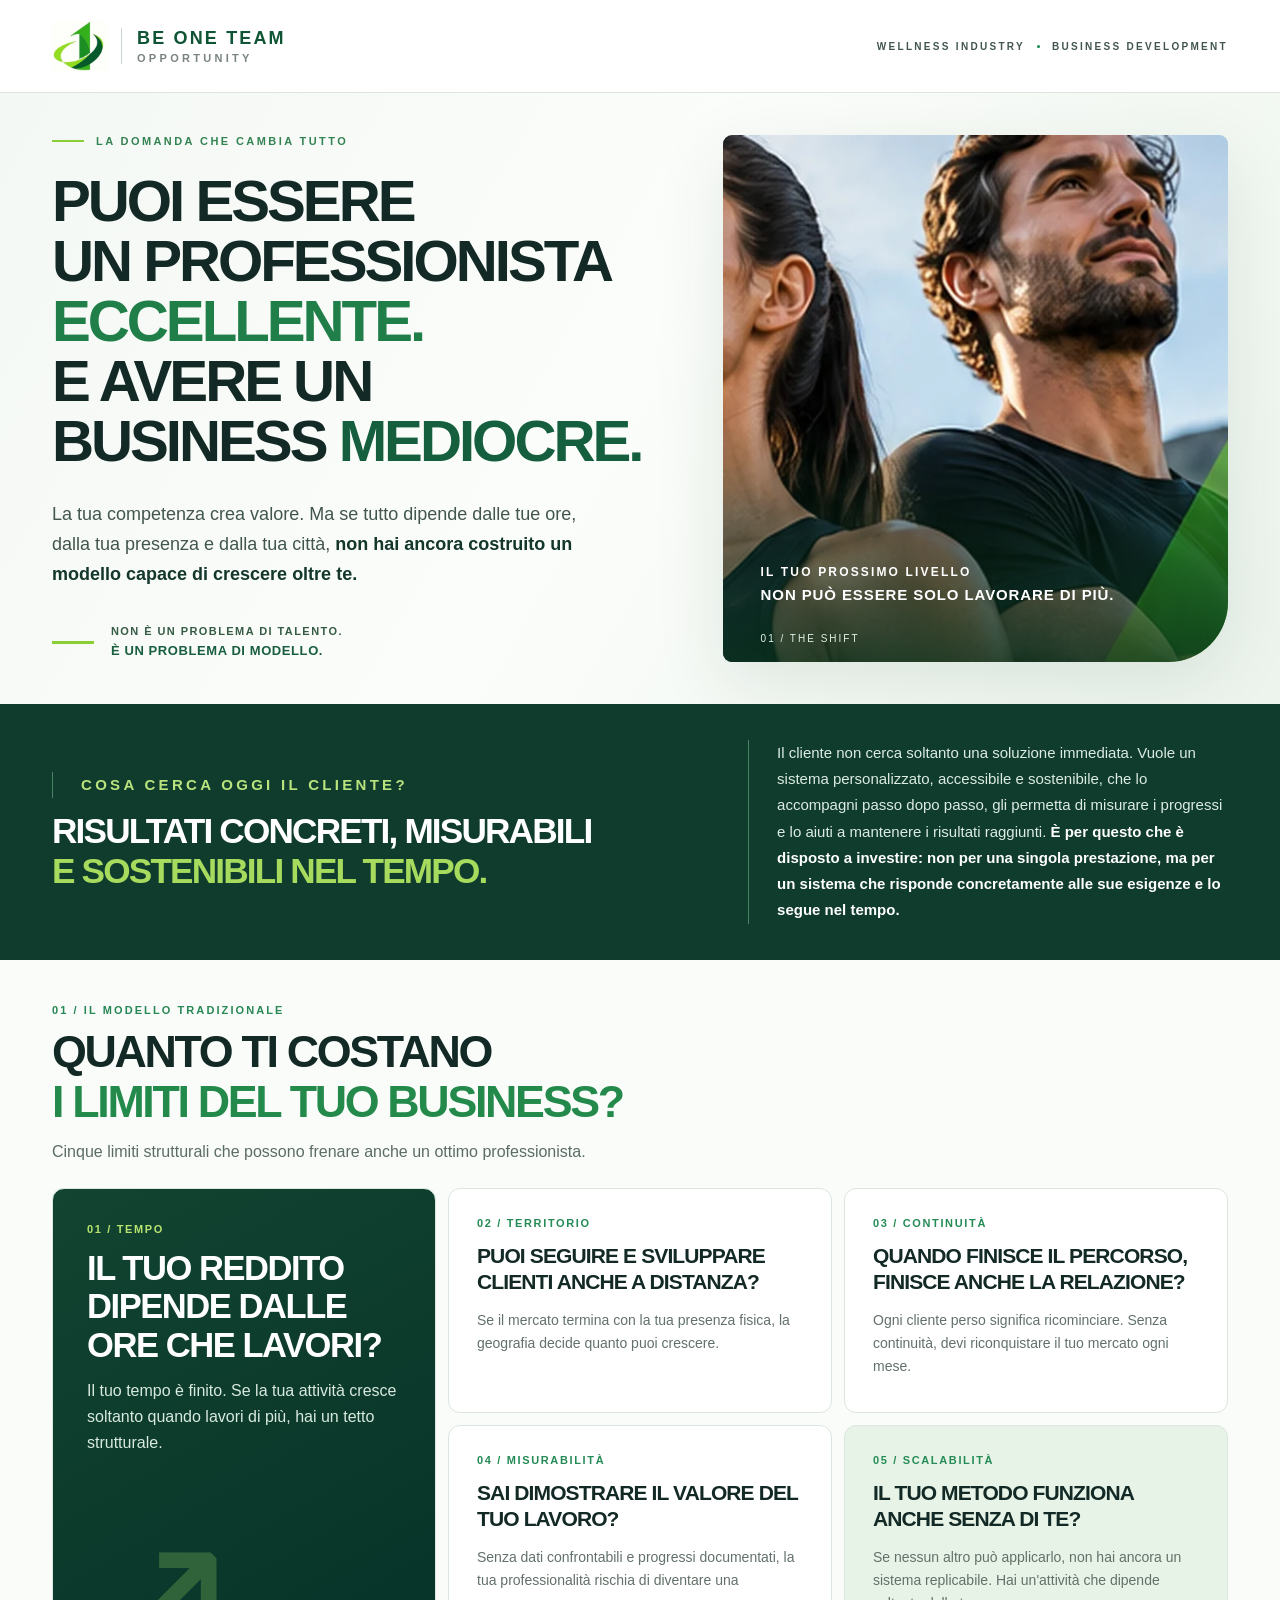
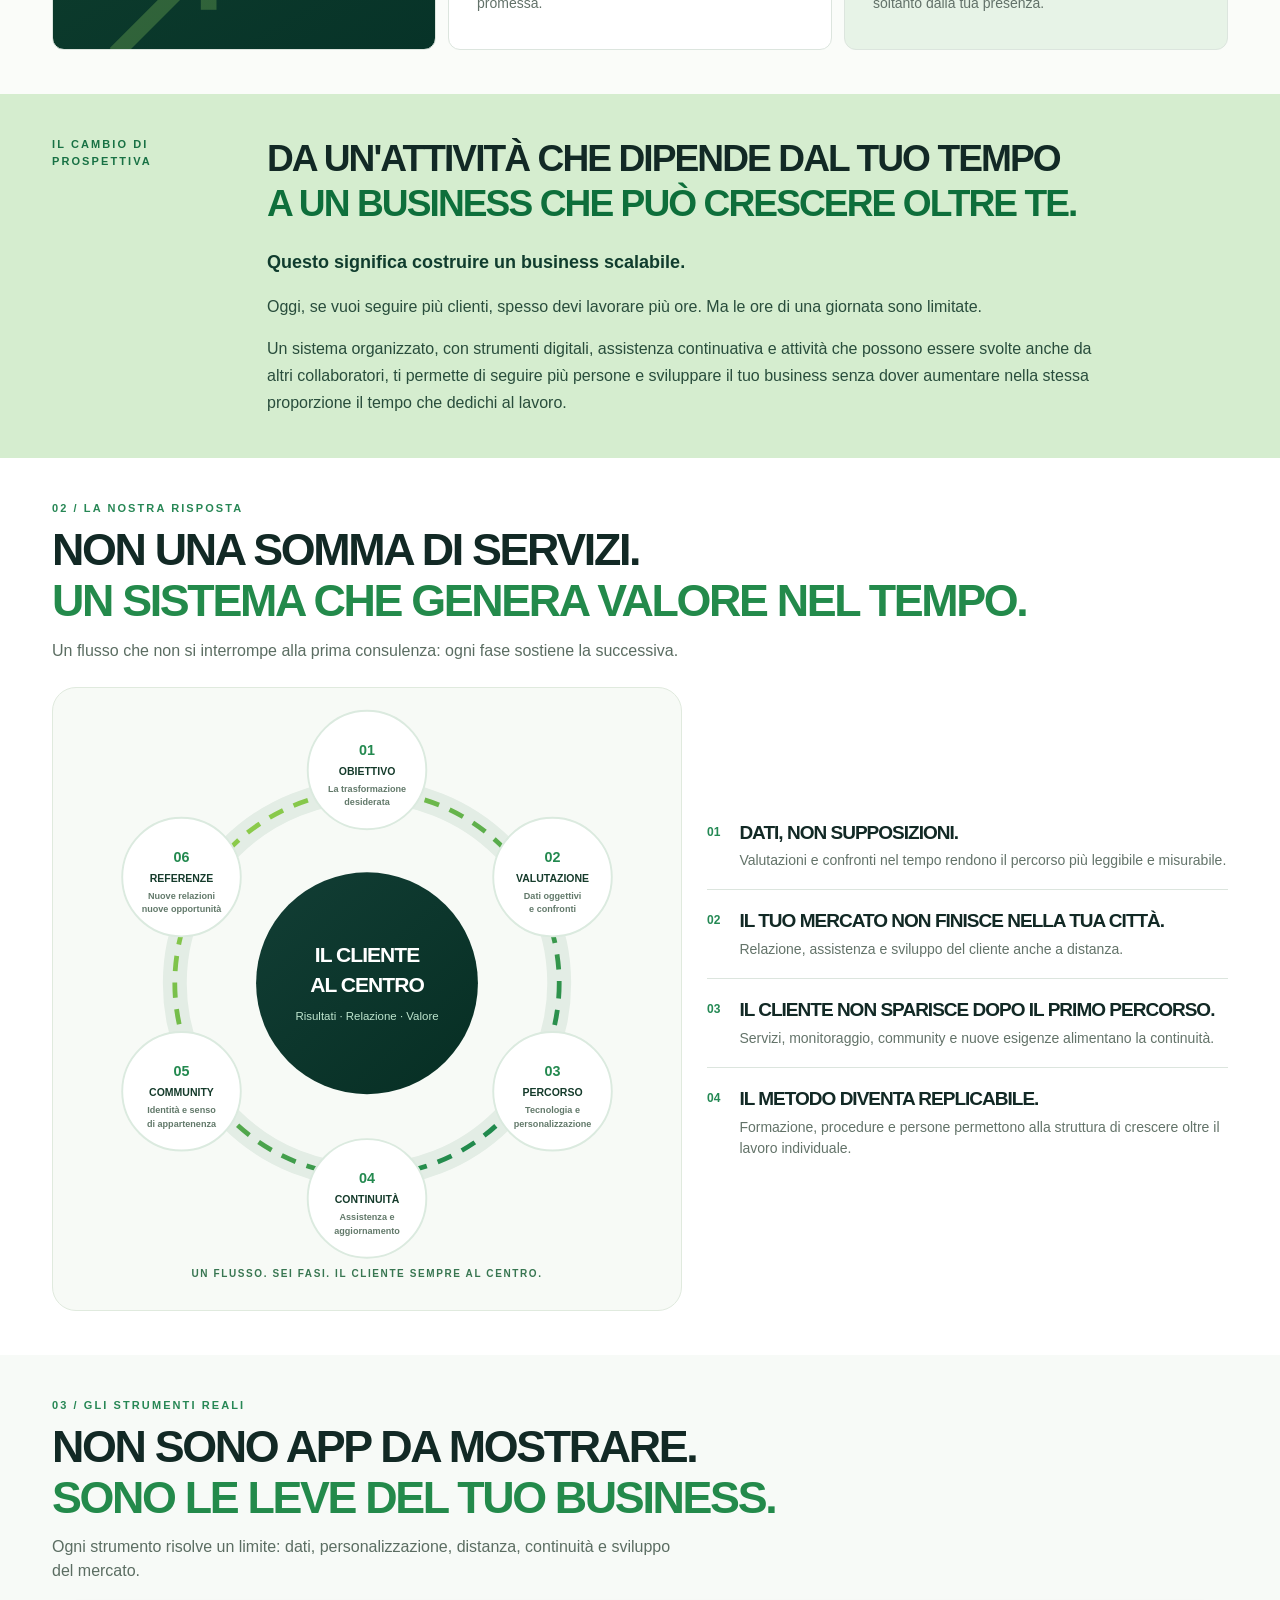
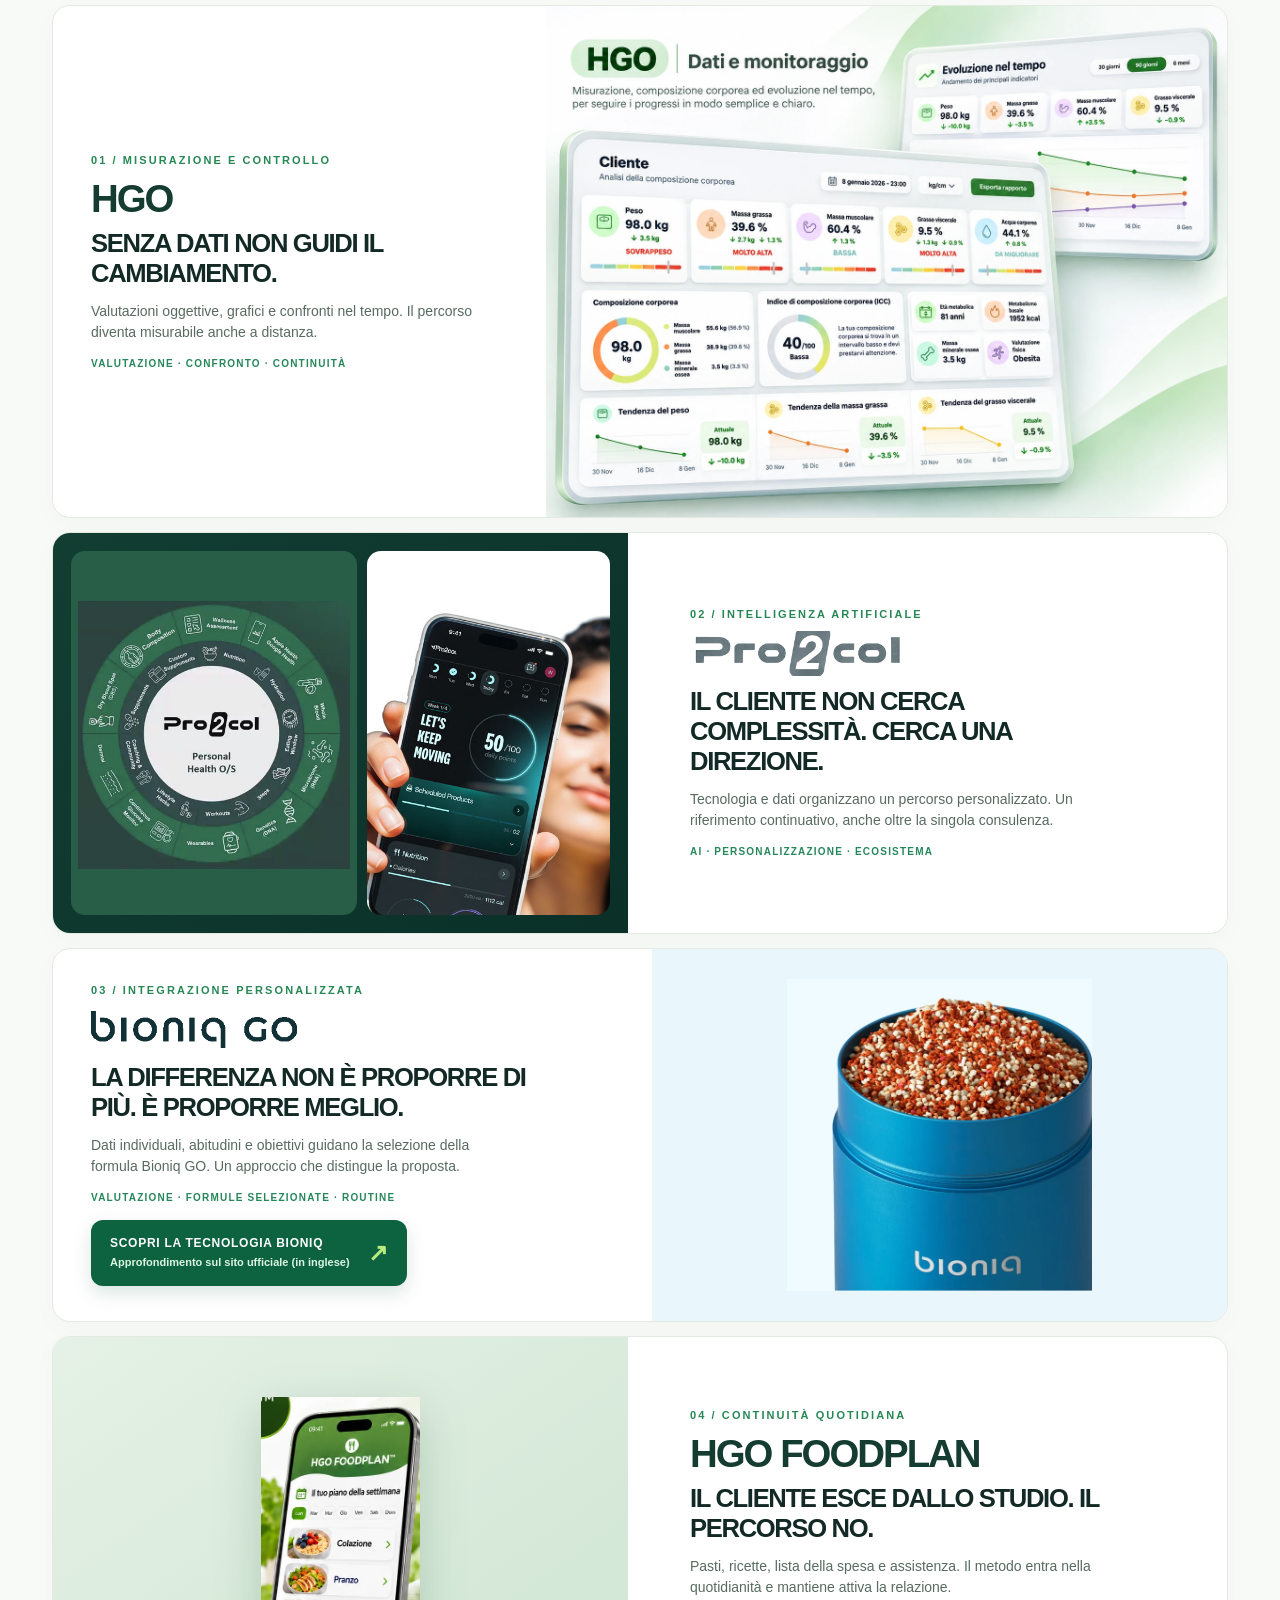
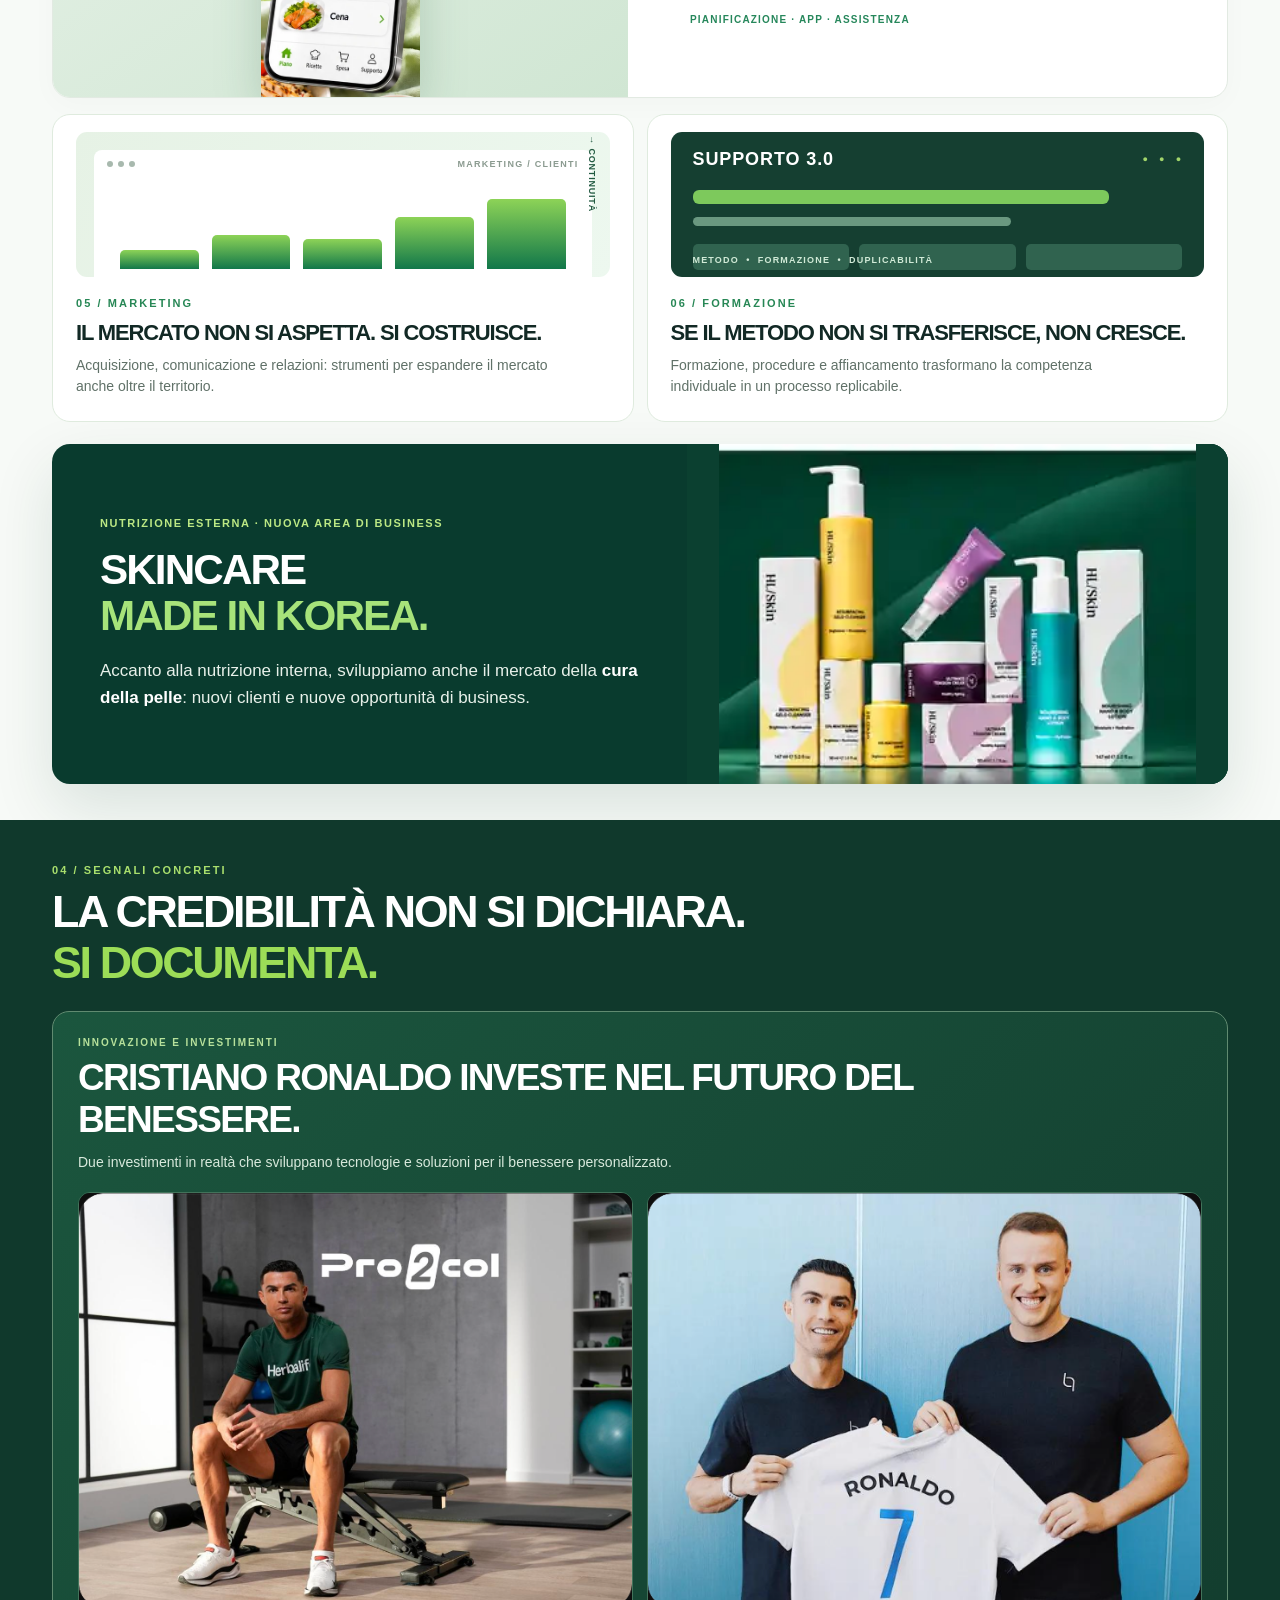
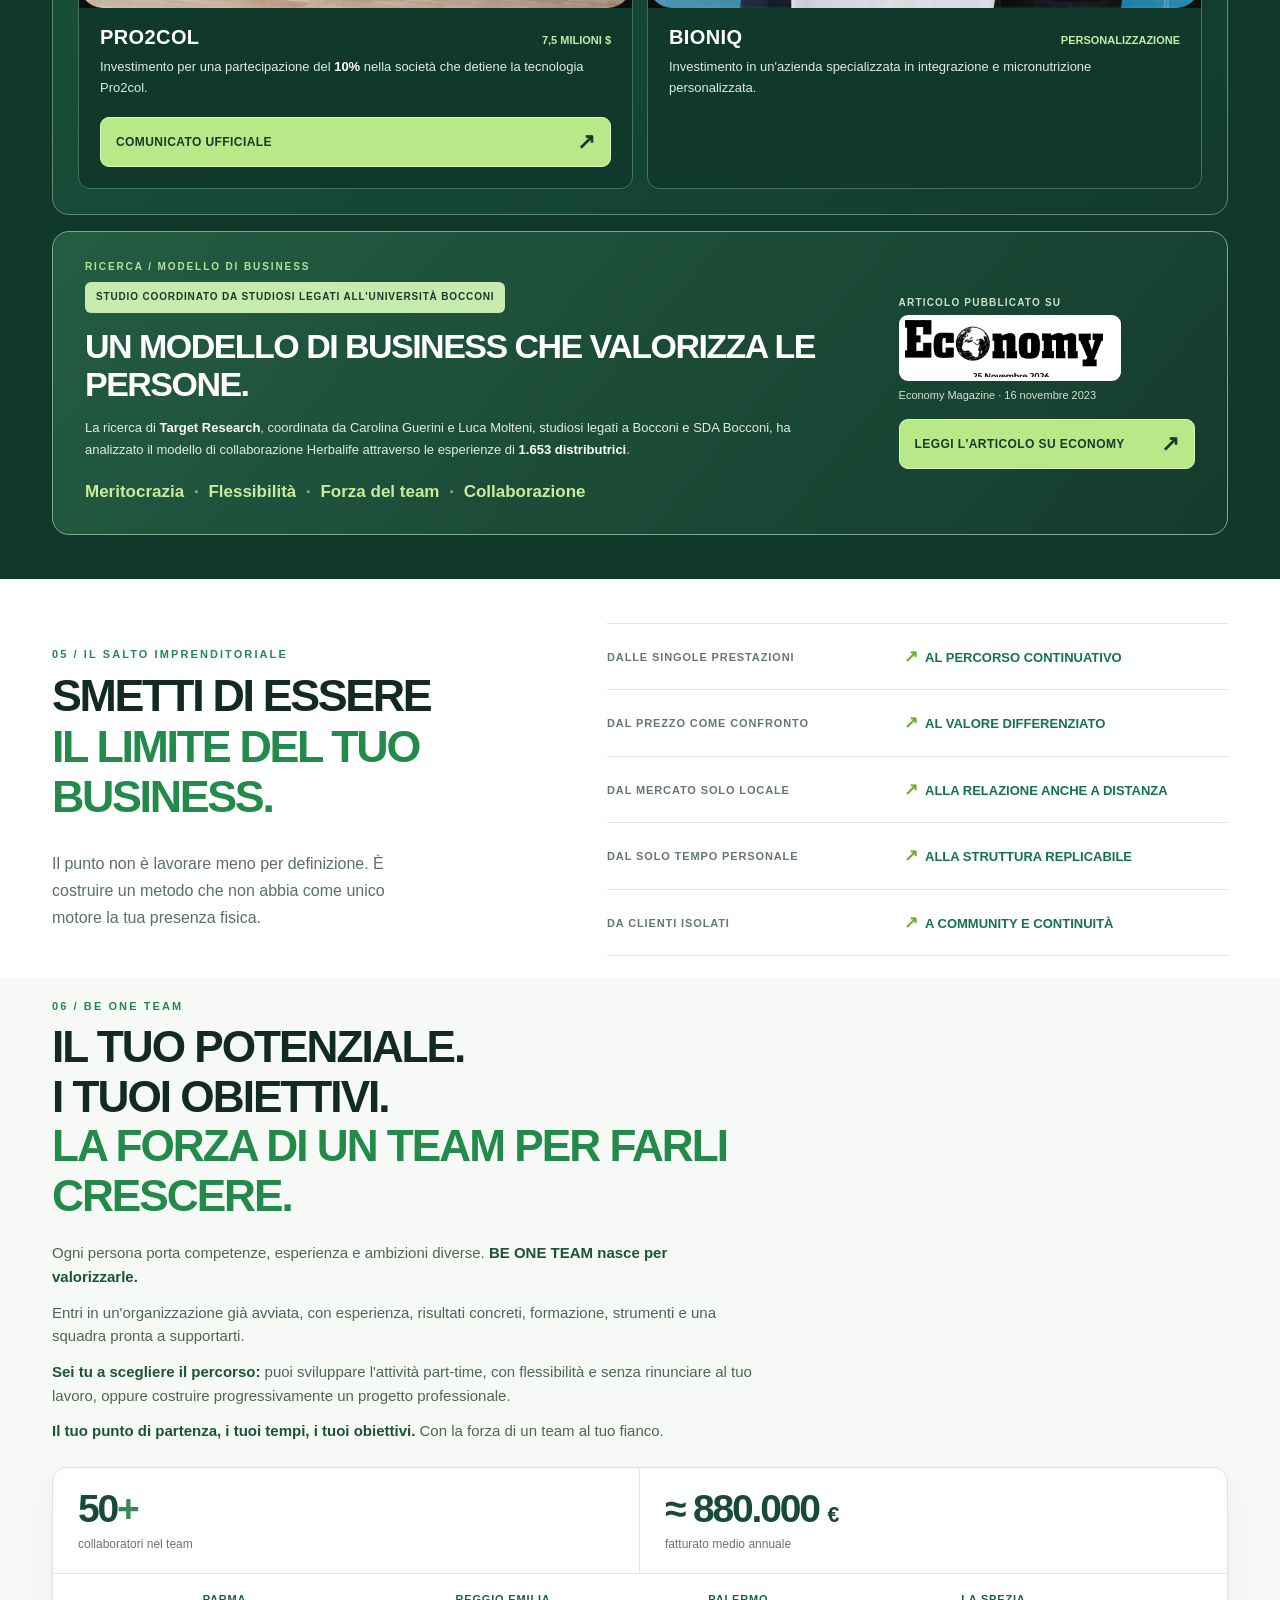
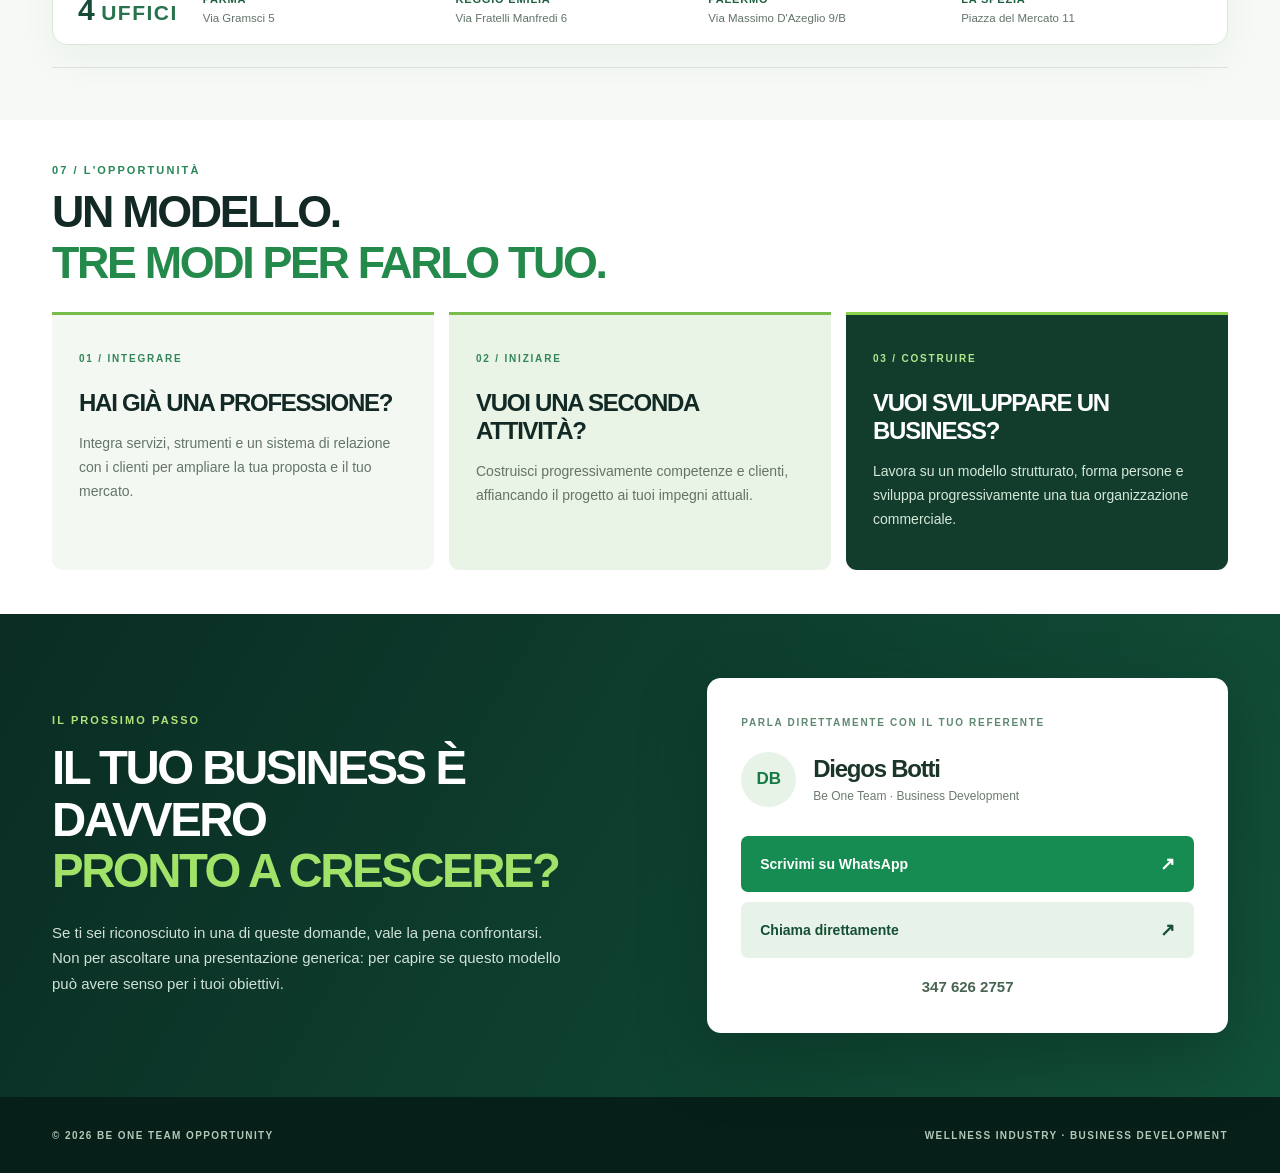
<file: site/luca/index.html>
<!doctype html>
<html lang="it">
<head>
<meta charset="utf-8" />
<meta name="viewport" content="width=device-width, initial-scale=1" />
<meta name="theme-color" content="#f6f9f5" />
<meta name="description" content="BE ONE TEAM Opportunity: un modello di business nella Wellness Industry che integra tecnologia, metodo, marketing e sviluppo professionale." />
<meta property="og:type" content="website" />
<meta property="og:title" content="Be One Team Opportunity — Un modello di business che cresce oltre te" />
<meta property="og:description" content="Puoi essere eccellente nel tuo lavoro. E avere un modello di business mediocre. Scopri un'altra struttura per crescere nella Wellness Industry." />
<title>Be One Team Opportunity | Wellness Industry</title>
<link rel="icon" href="../assets/be-one-team.jpg" />
<link rel="stylesheet" href="../styles.css?v=5.12" />
<style id="skincare-compact-layout">
/* SOLO HOMEPAGE: area skincare con foto prodotti nitida e layout responsivo */
#nutrizione-esterna.outer-wellness{padding:12px 0 49px!important}
#nutrizione-esterna .outer-wellness__panel{display:grid;grid-template-columns:minmax(0,1.08fr) minmax(0,.92fr);min-height:340px;align-items:stretch;border-radius:18px;background:#093b2e}
#nutrizione-esterna .outer-wellness__content{padding:clamp(26px,4vw,48px);min-width:0;align-self:center}
#nutrizione-esterna .outer-wellness__eyebrow{font-size:11px;letter-spacing:.14em;margin-bottom:16px;line-height:1.4}
#nutrizione-esterna .outer-wellness__content h2{font-size:clamp(31px,3.3vw,46px);line-height:1.08;letter-spacing:-.045em}
#nutrizione-esterna .outer-wellness__content .outer-wellness__lead{font-size:clamp(14px,1.35vw,17px);line-height:1.58;margin-top:20px;color:#e8f1ea}
#nutrizione-esterna .outer-wellness__visual{position:relative;height:auto;min-height:330px;background:#0b4030;align-self:stretch;overflow:hidden}
#nutrizione-esterna .outer-wellness__visual img{position:absolute;inset:0;width:100%;height:100%;object-fit:contain;object-position:center bottom;background:#0b4030}
#nutrizione-esterna .outer-wellness__visual::after{display:none}
@media(max-width:760px){
 #nutrizione-esterna.outer-wellness{padding:10px 0 35px!important}
 #nutrizione-esterna .outer-wellness__panel{grid-template-columns:1fr;min-height:0}
 #nutrizione-esterna .outer-wellness__content{padding:27px 25px 18px}
 #nutrizione-esterna .outer-wellness__eyebrow{font-size:9px;letter-spacing:.08em;margin-bottom:11px}
 #nutrizione-esterna .outer-wellness__content h2{font-size:clamp(29px,7vw,39px)}
 #nutrizione-esterna .outer-wellness__content .outer-wellness__lead{font-size:14px;line-height:1.5;margin-top:16px}
 #nutrizione-esterna .outer-wellness__visual{height:270px;min-height:270px}
}
@media(max-width:400px){
 #nutrizione-esterna .outer-wellness__content{padding:24px 20px 17px}
 #nutrizione-esterna .outer-wellness__visual{height:240px;min-height:240px}
}
</style>
<style id="homepage-deep-links">
/* Bioniq: approfondimento visibile nelle varianti dei membri. */
.tool__deep-link{display:grid;grid-template-columns:minmax(0,1fr) auto;gap:3px 18px;align-items:center;width:fit-content;max-width:100%;margin-top:17px;padding:15px 19px;border-radius:12px;background:#0d6240;color:#fff!important;text-decoration:none!important;box-shadow:0 7px 18px rgba(7,80,49,.15);transition:background-color .2s ease,transform .2s ease}
.tool__deep-link-main{grid-column:1;display:block;font-size:12px;font-weight:850;letter-spacing:.06em;line-height:1.4;color:#fff!important}
.tool__deep-link-sub{grid-column:1;display:block;font-size:11px;font-weight:650;line-height:1.45;color:#dcf5e2!important}
.tool__deep-link-arrow{grid-column:2;grid-row:1/3;font-size:24px;font-weight:600;color:#b7ec81!important}
.tool__deep-link:hover{background:#084e33;transform:translateY(-1px)}
.tool__deep-link:focus-visible{outline:3px solid #8bcf36;outline-offset:4px}
@media(max-width:480px){.tool__deep-link{width:100%;padding:14px 15px;gap:3px 10px}.tool__deep-link-main{font-size:11px}.tool__deep-link-sub{font-size:10px}}
@media(prefers-reduced-motion:reduce){.tool__deep-link{transition:none}.tool__deep-link:hover{transform:none}}
</style><style id="homepage-pro2col-duo">
/* Due immagini Pro2col originali nelle varianti dei membri. */
.tool--pro .pro-visual--duo{display:grid;grid-template-columns:1.08fr .92fr;gap:10px;align-items:stretch;justify-content:initial;padding:18px;background:linear-gradient(135deg,#123e32,#0a3028);min-height:400px;height:100%}
.pro-visual--duo figure{margin:0;min-width:0;overflow:hidden;border-radius:14px;background:#173f32;display:flex;align-items:center;justify-content:center}
.pro-visual--duo .pro-duo__diagram{padding:7px;background:#285e48}
.pro-visual--duo .pro-duo__diagram img{display:block;width:100%;height:auto;max-width:none;max-height:100%;aspect-ratio:1/1;object-fit:contain;border-radius:0;box-shadow:none}
.pro-visual--duo .pro-duo__app{background:#f0f4f0}
.pro-visual--duo .pro-duo__app img{display:block;width:100%;height:100%;max-width:none;object-fit:cover;object-position:50% 50%;border-radius:0;box-shadow:none}
@media(max-width:760px){.tool--pro .pro-visual--duo{grid-template-columns:1fr 1fr;height:auto;min-height:300px;padding:10px;gap:8px}.pro-visual--duo figure{min-height:270px}.pro-visual--duo .pro-duo__diagram{padding:4px}.pro-visual--duo .pro-duo__app img{min-height:270px}}
@media(max-width:480px){.tool--pro .pro-visual--duo{grid-template-columns:1fr;gap:10px;padding:12px;min-height:0}.pro-visual--duo figure{min-height:0}.pro-visual--duo .pro-duo__diagram{padding:8px}.pro-visual--duo .pro-duo__diagram img{width:100%;max-height:none}.pro-visual--duo .pro-duo__app{height:340px}.pro-visual--duo .pro-duo__app img{height:100%;min-height:0;object-position:center 42%}}
</style><style id="homepage-evidence-story">
/* Presentazione investimento Ronaldo + ricerca Bocconi. Solo pagine personalizzate dei membri. */
.evidence-story{display:grid;gap:16px}
.evidence-story__investments{padding:25px;background:linear-gradient(135deg,#1b563e,#123b2d);border:1px solid #608a70;border-radius:17px;overflow:hidden}
.evidence-story__lead{margin-bottom:19px}
.evidence-story__lead .proof__label{margin-bottom:9px;display:block}
.evidence-story__lead h3{font-size:clamp(26px,3vw,37px);letter-spacing:-.045em;line-height:1.13;max-width:850px;margin:0;color:#fff}
.evidence-story__lead>p{font-size:14px;color:#d8e9dc;line-height:1.6;margin-top:10px}
.evidence-story__pair{display:grid;grid-template-columns:repeat(2,minmax(0,1fr));gap:14px}
.evidence-story__project{min-width:0;overflow:hidden;border-radius:12px;background:#10392c;border:1px solid #42725a;display:flex;flex-direction:column}
.evidence-story__photo{aspect-ratio:4/3;width:100%;overflow:hidden;position:relative;background:#173b31}
.evidence-story__photo img{display:block;position:absolute;top:-7.08%;height:auto;width:214.69%;max-width:none;border-radius:0}
.evidence-story__photo--pro2col img{left:-2.66%}
.evidence-story__photo--bioniq img{left:-104.85%}
.evidence-story__project-copy{display:flex;flex-direction:column;align-items:stretch;flex:1;padding:18px 21px 21px}
.evidence-story__project-top{display:flex;align-items:baseline;justify-content:space-between;gap:9px}
.evidence-story__project-top strong{font-size:20px;color:#fff;letter-spacing:.02em}
.evidence-story__project-top>span{font-size:11px;font-weight:850;color:#c9e9ab;white-space:nowrap}
.evidence-story__project-copy p{font-size:13px;line-height:1.6;color:#dbece0;margin:8px 0 19px;flex:1}
.evidence-story__project-copy p strong{color:#fff}
.evidence-story a.evidence-story__button{display:flex;align-items:center;justify-content:space-between;gap:12px;background:#b9e889;color:#133d2a!important;padding:13px 15px;border-radius:9px;border:1px solid #dbf6c4;text-decoration:none;font-size:12px;font-weight:850;letter-spacing:.035em;line-height:1.4}
.evidence-story a.evidence-story__button:hover{background:#d2f4ad}
.evidence-story a.evidence-story__button:focus-visible{outline:3px solid #fff;outline-offset:3px}
.evidence-story__button>span:last-child{font-size:22px;line-height:1}
.evidence-story__research{padding:29px 32px;background:linear-gradient(130deg,#245c43,#143b2d);border:1px solid #7da991;border-radius:17px;display:grid;grid-template-columns:minmax(0,1.45fr) minmax(240px,.55fr);gap:32px;align-items:center}
.evidence-story__research-copy .proof__label{display:block;margin-bottom:10px}
.evidence-story__academic{font-size:10px;letter-spacing:.085em;line-height:1.45;font-weight:850;color:#183a29;background:#c7ebae;border-radius:6px;padding:8px 11px;display:inline-block;margin-bottom:14px}
.evidence-story__research h3{font-size:clamp(25px,2.7vw,34px);line-height:1.12;letter-spacing:-.045em;color:#fff;margin:0}
.evidence-story__research-copy>p{font-size:13px;line-height:1.68;margin-top:14px;color:#deeee0;max-width:740px}
.evidence-story__research-copy>p strong{color:#fff}
.evidence-story__research-copy p.evidence-story__values{font-size:clamp(14px,1.45vw,17px);font-weight:770;color:#c9ec9b;line-height:1.6;margin-top:17px}
.evidence-story__values span{margin:0 5px;color:#9fb98d}
.evidence-story__research-link{min-width:0;display:flex;flex-direction:column;gap:13px}
.evidence-story__publisher{display:flex;flex-direction:column;gap:7px}
.evidence-story__publisher>span{color:#c9e4cb;font-weight:780;font-size:10px;letter-spacing:.12em}
.evidence-story__publisher-logo{width:222px;max-width:100%;height:66px;background:#fff;border-radius:9px;position:relative;overflow:hidden;border:4px solid #fff}
.evidence-story__publisher-logo img{position:absolute;display:block;width:242px;max-width:none;height:auto;left:-31px;top:-31px}
.evidence-story__publisher small{font-size:11px;color:#cee2d5;line-height:1.4}
.evidence-story .evidence-story__button--research{width:100%;margin-top:3px}
.evidence-story+.evidence__bottom{margin-top:23px}
@media(max-width:780px){.evidence-story__research{grid-template-columns:1fr;gap:23px;padding:26px}.evidence-story__research-link{display:grid;grid-template-columns:1fr 1fr;align-items:center;gap:12px}.evidence-story__pair{gap:11px}.evidence-story__investments{padding:19px}.evidence-story__project-copy{padding:15px}.evidence-story__project-top{flex-wrap:wrap}.evidence-story__project-top strong{font-size:18px}}
@media(max-width:560px){.evidence-story__pair{grid-template-columns:1fr;gap:13px}.evidence-story__investments{padding:17px}.evidence-story__lead h3{font-size:27px}.evidence-story__photo{aspect-ratio:4/3}.evidence-story__project-copy{padding:15px 16px 18px}.evidence-story__research{padding:22px 18px;gap:22px}.evidence-story__research h3{font-size:27px}.evidence-story__research-link{display:flex;gap:12px}.evidence-story__research-copy p.evidence-story__values{font-size:15px}.evidence-story__values span{margin:0 3px}}
</style>
<script src="../members.js" defer></script>
<script src="../app.js" defer></script>
</head>
<body>
<a class="skip-link" href="#main">Vai al contenuto</a>
<header class="header" id="top"><div class="wrap header__inner">
  <div class="brand" aria-label="Be One Team Opportunity">
    <img src="../assets/be-one-team.jpg" alt="Logo Be One Team" width="63" height="78" />
    <span class="brand__word"><strong>BE ONE TEAM</strong><span>OPPORTUNITY</span></span>
  </div>
  <div class="header__sector">WELLNESS INDUSTRY <span class="header__separator"></span> BUSINESS DEVELOPMENT</div>
</div></header>
<main id="main">
  <section class="hero" aria-labelledby="hero-title">
    <div class="wrap hero__grid">
      <div class="hero__content">
        <p class="eyebrow"><i></i> LA DOMANDA CHE CAMBIA TUTTO</p>
        <h1 id="hero-title">PUOI ESSERE<br>UN PROFESSIONISTA<br><span>ECCELLENTE.</span><br>E AVERE UN<br>BUSINESS <em>MEDIOCRE.</em></h1>
        <p class="hero__intro">La tua competenza crea valore. Ma se tutto dipende dalle tue ore, dalla tua presenza e dalla tua città, <strong>non hai ancora costruito un modello capace di crescere oltre te.</strong></p>
        <div class="hero__bottom"><span class="hero__line"></span><span>NON È UN PROBLEMA DI TALENTO.<br><strong>È UN PROBLEMA DI MODELLO.</strong></span></div>
      </div>
      <div class="hero__visual" aria-label="Professionisti del settore benessere e performance">
        <img src="../assets/wellness-people.webp" width="1000" height="556" alt="Due professionisti della Wellness Industry" fetchpriority="high" />
        <div class="hero__visual-shadow"></div>
        <div class="hero__visual-label">IL TUO PROSSIMO LIVELLO<br><b>NON PUÒ ESSERE SOLO LAVORARE DI PIÙ.</b></div>
        <div class="hero__visual-index">01 / THE SHIFT</div>
      </div>
    </div>
  </section>

  <section class="statement" aria-labelledby="statement-title"><div class="wrap statement__grid">
    <div><p class="kicker">COSA CERCA OGGI IL CLIENTE?</p><h2 id="statement-title">RISULTATI CONCRETI, MISURABILI<br><em>E SOSTENIBILI NEL TEMPO.</em></h2></div>
    <p>Il cliente non cerca soltanto una soluzione immediata. Vuole un sistema personalizzato, accessibile e sostenibile, che lo accompagni passo dopo passo, gli permetta di misurare i progressi e lo aiuti a mantenere i risultati raggiunti. <strong>È per questo che è disposto a investire: non per una singola prestazione, ma per un sistema che risponde concretamente alle sue esigenze e lo segue nel tempo.</strong></p>
  </div></section>

  <section class="limits section" id="limiti" aria-labelledby="limits-title"><div class="wrap">
    <div class="section__heading"><span class="section__num">01 / IL MODELLO TRADIZIONALE</span><h2 id="limits-title">QUANTO TI COSTANO<br><em>I LIMITI DEL TUO BUSINESS?</em></h2><p>Cinque limiti strutturali che possono frenare anche un ottimo professionista.</p></div>
    <div class="limit-grid">
      <article class="limit limit--featured"><span class="limit__index">01 / TEMPO</span><h3>IL TUO REDDITO DIPENDE DALLE ORE CHE LAVORI?</h3><p>Il tuo tempo è finito. Se la tua attività cresce soltanto quando lavori di più, hai un tetto strutturale.</p><span class="limit__mark" aria-hidden="true">↗</span></article>
      <article class="limit"><span class="limit__index">02 / TERRITORIO</span><h3>PUOI SEGUIRE E SVILUPPARE CLIENTI ANCHE A DISTANZA?</h3><p>Se il mercato termina con la tua presenza fisica, la geografia decide quanto puoi crescere.</p></article>
      <article class="limit"><span class="limit__index">03 / CONTINUITÀ</span><h3>QUANDO FINISCE IL PERCORSO, FINISCE ANCHE LA RELAZIONE?</h3><p>Ogni cliente perso significa ricominciare. Senza continuità, devi riconquistare il tuo mercato ogni mese.</p></article>
      <article class="limit"><span class="limit__index">04 / MISURABILITÀ</span><h3>SAI DIMOSTRARE IL VALORE DEL TUO LAVORO?</h3><p>Senza dati confrontabili e progressi documentati, la tua professionalità rischia di diventare una promessa.</p></article>
      <article class="limit limit--closing"><span class="limit__index">05 / SCALABILITÀ</span><h3>IL TUO METODO FUNZIONA ANCHE SENZA DI TE?</h3><p>Se nessun altro può applicarlo, non hai ancora un sistema replicabile. Hai un'attività che dipende soltanto dalla tua presenza.</p></article>
    </div>
  </div></section>

  <section class="pivot" aria-labelledby="pivot-title"><div class="wrap pivot__inner">
    <span>IL CAMBIO DI PROSPETTIVA</span>
    <div class="pivot__copy">
      <h2 id="pivot-title">DA UN'ATTIVITÀ CHE DIPENDE DAL TUO TEMPO<br><em>A UN BUSINESS CHE PUÒ CRESCERE OLTRE TE.</em></h2>
      <p class="pivot__lead"><strong>Questo significa costruire un business scalabile.</strong></p>
      <p>Oggi, se vuoi seguire più clienti, spesso devi lavorare più ore. Ma le ore di una giornata sono limitate.</p>
      <p>Un sistema organizzato, con strumenti digitali, assistenza continuativa e attività che possono essere svolte anche da altri collaboratori, ti permette di seguire più persone e sviluppare il tuo business senza dover aumentare nella stessa proporzione il tempo che dedichi al lavoro.</p>
    </div>
  </div></section>

  <section class="system section" id="sistema" aria-labelledby="system-title"><div class="wrap">
    <div class="section__heading system__heading"><span class="section__num">02 / LA NOSTRA RISPOSTA</span><h2 id="system-title">NON UNA SOMMA DI SERVIZI.<br><em>UN SISTEMA CHE GENERA VALORE NEL TEMPO.</em></h2><p>Un flusso che non si interrompe alla prima consulenza: ogni fase sostiene la successiva.</p></div>
    <div class="system__grid">
      <figure class="system__diagram">
        <svg viewBox="0 0 640 590" role="img" aria-labelledby="flow-title flow-desc" xmlns="http://www.w3.org/2000/svg">
          <title id="flow-title">Sistema circolare di gestione del cliente</title><desc id="flow-desc">Sei fasi collegate: obiettivo, valutazione, percorso, continuità, community e referenze. Al centro il cliente e il suo percorso di trasformazione.</desc>
          <defs><linearGradient id="ringGradient" x1="0" y1="0" x2="1" y2="1"><stop stop-color="#a1d84a"/><stop offset="1" stop-color="#0a7c4d"/></linearGradient><linearGradient id="centerGradient" x1="0" y1="0" x2="0.9" y2="1"><stop stop-color="#123e35"/><stop offset="1" stop-color="#072f24"/></linearGradient></defs>
          <circle cx="320" cy="292" r="201" fill="none" stroke="#e3ede5" stroke-width="25"/>
          <circle cx="320" cy="292" r="201" fill="none" stroke="url(#ringGradient)" stroke-width="5" stroke-dasharray="16 12"/>
          <circle cx="320" cy="292" r="116" fill="url(#centerGradient)"/>
          <text x="320" y="270" fill="white" text-anchor="middle" class="svg-title">IL CLIENTE</text>
          <text x="320" y="301" fill="white" text-anchor="middle" class="svg-title">AL CENTRO</text>
          <text x="320" y="330" fill="#bfe6cf" text-anchor="middle" class="svg-subtitle">Risultati · Relazione · Valore</text>
          <g class="svg-step" transform="translate(320 69)"><circle r="62"/><text y="-16" class="svg-index">01</text><text y="5" class="svg-label">OBIETTIVO</text><text y="23" class="svg-small">La trasformazione</text><text y="37" class="svg-small">desiderata</text></g>
          <g class="svg-step" transform="translate(514 181)"><circle r="62"/><text y="-16" class="svg-index">02</text><text y="5" class="svg-label">VALUTAZIONE</text><text y="23" class="svg-small">Dati oggettivi</text><text y="37" class="svg-small">e confronti</text></g>
          <g class="svg-step" transform="translate(514 405)"><circle r="62"/><text y="-16" class="svg-index">03</text><text y="5" class="svg-label">PERCORSO</text><text y="23" class="svg-small">Tecnologia e</text><text y="37" class="svg-small">personalizzazione</text></g>
          <g class="svg-step" transform="translate(320 517)"><circle r="62"/><text y="-16" class="svg-index">04</text><text y="5" class="svg-label">CONTINUITÀ</text><text y="23" class="svg-small">Assistenza e</text><text y="37" class="svg-small">aggiornamento</text></g>
          <g class="svg-step" transform="translate(126 405)"><circle r="62"/><text y="-16" class="svg-index">05</text><text y="5" class="svg-label">COMMUNITY</text><text y="23" class="svg-small">Identità e senso</text><text y="37" class="svg-small">di appartenenza</text></g>
          <g class="svg-step" transform="translate(126 181)"><circle r="62"/><text y="-16" class="svg-index">06</text><text y="5" class="svg-label">REFERENZE</text><text y="23" class="svg-small">Nuove relazioni</text><text y="37" class="svg-small">nuove opportunità</text></g>
        </svg>
        <figcaption>UN FLUSSO. SEI FASI. IL CLIENTE SEMPRE AL CENTRO.</figcaption>
      </figure>
      <div class="system__benefits">
        <div class="benefit"><span>01</span><div><h3>DATI, NON SUPPOSIZIONI.</h3><p>Valutazioni e confronti nel tempo rendono il percorso più leggibile e misurabile.</p></div></div>
        <div class="benefit"><span>02</span><div><h3>IL TUO MERCATO NON FINISCE NELLA TUA CITTÀ.</h3><p>Relazione, assistenza e sviluppo del cliente anche a distanza.</p></div></div>
        <div class="benefit"><span>03</span><div><h3>IL CLIENTE NON SPARISCE DOPO IL PRIMO PERCORSO.</h3><p>Servizi, monitoraggio, community e nuove esigenze alimentano la continuità.</p></div></div>
        <div class="benefit"><span>04</span><div><h3>IL METODO DIVENTA REPLICABILE.</h3><p>Formazione, procedure e persone permettono alla struttura di crescere oltre il lavoro individuale.</p></div></div>
      </div>
    </div>
  </div></section>

  <section class="tools section" id="strumenti" aria-labelledby="tools-title"><div class="wrap">
    <div class="section__heading"><span class="section__num">03 / GLI STRUMENTI REALI</span><h2 id="tools-title">NON SONO APP DA MOSTRARE.<br><em>SONO LE LEVE DEL TUO BUSINESS.</em></h2><p>Ogni strumento risolve un limite: dati, personalizzazione, distanza, continuità e sviluppo del mercato.</p></div>
    <div class="tool tool--hgo">
      <div class="tool__copy"><span class="tool__tag">01 / MISURAZIONE E CONTROLLO</span><h3>HGO</h3><h4>SENZA DATI NON GUIDI IL CAMBIAMENTO.</h4><p>Valutazioni oggettive, grafici e confronti nel tempo. Il percorso diventa misurabile anche a distanza.</p><span class="tool__keywords">VALUTAZIONE · CONFRONTO · CONTINUITÀ</span></div>
      <div class="tool__visual hgo-visual"><img src="../assets/hgo-dashboard-nuovo.webp" alt="Illustrazione della dashboard HGO con valutazione della composizione corporea e monitoraggio dell’evoluzione nel tempo" loading="lazy" width="1448" height="1086" /></div>
    </div>
    <div class="tool tool--pro">
      <div class="tool__visual pro-visual pro-visual--duo" aria-label="Ecosistema Pro2col e applicazione digitale">
        <figure class="pro-duo__diagram"><img src="../assets/pro2col-ecosistema-originale.png" alt="Infografica Pro2col Personal Health O/S: schema circolare di dati, servizi, nutrizione e monitoraggio del benessere" loading="lazy" width="1016" height="1000" /></figure>
        <figure class="pro-duo__app"><img src="../assets/pro2col-app-persona-originale.png" alt="Persona che mostra sul telefono l'app Pro2col con il monitoraggio quotidiano" loading="lazy" width="488" height="642" /></figure>
      </div>
      <div class="tool__copy"><span class="tool__tag">02 / INTELLIGENZA ARTIFICIALE</span><img class="tool__logo pro-logo" src="../assets/pro2col-logo.png" alt="Logo originale Pro2col" loading="lazy" width="363" height="76" /><h4>IL CLIENTE NON CERCA COMPLESSITÀ. CERCA UNA DIREZIONE.</h4><p>Tecnologia e dati organizzano un percorso personalizzato. Un riferimento continuativo, anche oltre la singola consulenza.</p><span class="tool__keywords">AI · PERSONALIZZAZIONE · ECOSISTEMA</span></div>
    </div>
    <div class="tool tool--bioniq">
      <div class="tool__copy"><span class="tool__tag">03 / INTEGRAZIONE PERSONALIZZATA</span><img class="tool__logo bioniq-logo" src="../assets/bioniq-logo.png" alt="Logo originale Bioniq GO" loading="lazy" width="348" height="62" /><h4>LA DIFFERENZA NON È PROPORRE DI PIÙ. È PROPORRE MEGLIO.</h4><p>Dati individuali, abitudini e obiettivi guidano la selezione della formula Bioniq GO. Un approccio che distingue la proposta.</p><span class="tool__keywords">VALUTAZIONE · FORMULE SELEZIONATE · ROUTINE</span><a class="tool__deep-link" href="https://www.bioniq.com/" target="_blank" rel="noopener noreferrer" aria-label="Scopri Bioniq sul sito ufficiale in inglese"><span class="tool__deep-link-main">SCOPRI LA TECNOLOGIA BIONIQ</span><span class="tool__deep-link-sub">Approfondimento sul sito ufficiale (in inglese)</span><span class="tool__deep-link-arrow" aria-hidden="true">↗</span></a></div>
      <div class="tool__visual bio-visual"><img src="../assets/bioniq-product.webp" alt="Confezione originale Bioniq con formulazione in granuli" loading="lazy" width="650" height="665" /></div>
    </div>
    <div class="tool tool--foodplan">
      <div class="tool__visual food-visual"><img src="../assets/foodplan-phone.webp" alt="Schermata originale HGO FoodPlan con pianificazione dei pasti" loading="lazy" width="358" height="675" /></div>
      <div class="tool__copy"><span class="tool__tag">04 / CONTINUITÀ QUOTIDIANA</span><h3>HGO FOODPLAN</h3><h4>IL CLIENTE ESCE DALLO STUDIO. IL PERCORSO NO.</h4><p>Pasti, ricette, lista della spesa e assistenza. Il metodo entra nella quotidianità e mantiene attiva la relazione.</p><span class="tool__keywords">PIANIFICAZIONE · APP · ASSISTENZA</span></div>
    </div>
    <div class="support-pair"><div class="support-item"><div class="support-item__visual market-visual" aria-hidden="true"><div class="browser-bar"><i></i><i></i><i></i><span>MARKETING / CLIENTI</span></div><div class="market-bars"><span></span><span></span><span></span><span></span><span></span></div><div class="market-ribbon">ACQUISIZIONE → RELAZIONE → CONTINUITÀ</div></div><span class="tool__tag">05 / MARKETING</span><h3>IL MERCATO NON SI ASPETTA. SI COSTRUISCE.</h3><p>Acquisizione, comunicazione e relazioni: strumenti per espandere il mercato anche oltre il territorio.</p></div><div class="support-item"><div class="support-item__visual training-visual" aria-hidden="true"><div class="training-top">SUPPORTO 3.0 <span>● &nbsp; ● &nbsp; ●</span></div><div class="training-line big"></div><div class="training-line"></div><div class="training-cells"><span></span><span></span><span></span></div><div class="training-bottom">METODO &nbsp;•&nbsp; FORMAZIONE &nbsp;•&nbsp; DUPLICABILITÀ</div></div><span class="tool__tag">06 / FORMAZIONE</span><h3>SE IL METODO NON SI TRASFERISCE, NON CRESCE.</h3><p>Formazione, procedure e affiancamento trasformano la competenza individuale in un processo replicabile.</p></div></div>
  </div></section>

  <section class="outer-wellness section" id="nutrizione-esterna" aria-labelledby="outer-wellness-title"><div class="wrap">
  <div class="outer-wellness__panel">
    <div class="outer-wellness__content">
      <span class="outer-wellness__eyebrow">NUTRIZIONE ESTERNA · NUOVA AREA DI BUSINESS</span>
      <h2 id="outer-wellness-title">SKINCARE<br><em>MADE IN KOREA.</em></h2>
      <p class="outer-wellness__lead">Accanto alla nutrizione interna, sviluppiamo anche il mercato della <strong>cura della pelle</strong>: nuovi clienti e nuove opportunità di business.</p>
    </div>
    <div class="outer-wellness__visual">
      <img src="[data-uri]" alt="Linea skincare Made in Korea HL/Skin, prodotti per la cura della pelle" loading="lazy" decoding="async" width="360" height="257" />
    </div>
  </div>
</div></section>

  <section class="evidence section" id="credibilita" aria-labelledby="evidence-title"><div class="wrap">
    <div class="section__heading section__heading--light"><span class="section__num">04 / SEGNALI CONCRETI</span><h2 id="evidence-title">LA CREDIBILITÀ NON SI DICHIARA.<br><em>SI DOCUMENTA.</em></h2></div>

    <div class="evidence-story">
      <article class="evidence-story__investments" aria-labelledby="ronaldo-investments-title">
        <div class="evidence-story__lead">
          <span class="proof__label">INNOVAZIONE E INVESTIMENTI</span>
          <h3 id="ronaldo-investments-title">CRISTIANO RONALDO INVESTE NEL FUTURO DEL BENESSERE.</h3>
          <p>Due investimenti in realtà che sviluppano tecnologie e soluzioni per il benessere personalizzato.</p>
        </div>
        <div class="evidence-story__pair">
          <div class="evidence-story__project">
            <div class="evidence-story__photo evidence-story__photo--pro2col" role="img" aria-label="Cristiano Ronaldo con maglia Herbalife davanti al logo Pro2col">
              <img src="../assets/ronaldo-investimenti-foto.png" width="1374" height="926" loading="lazy" alt="" />
            </div>
            <div class="evidence-story__project-copy">
              <div class="evidence-story__project-top"><strong>PRO2COL</strong><span>7,5 MILIONI $</span></div>
              <p>Investimento per una partecipazione del <strong>10%</strong> nella società che detiene la tecnologia Pro2col.</p>
              <a class="evidence-story__button" href="https://nutraceuticalbusinessreview.com/cristiano-ronaldo-invests-7-5m-in-herbalife-pro2col-10-stake" target="_blank" rel="noopener noreferrer"><span>COMUNICATO UFFICIALE</span><span aria-hidden="true">↗</span></a>
            </div>
          </div>
          <div class="evidence-story__project">
            <div class="evidence-story__photo evidence-story__photo--bioniq" role="img" aria-label="Cristiano Ronaldo con un rappresentante Bioniq che mostrano la maglia Ronaldo numero 7">
              <img src="../assets/ronaldo-investimenti-foto.png" width="1374" height="926" loading="lazy" alt="" />
            </div>
            <div class="evidence-story__project-copy">
              <div class="evidence-story__project-top"><strong>BIONIQ</strong><span>PERSONALIZZAZIONE</span></div>
              <p>Investimento in un'azienda specializzata in integrazione e micronutrizione personalizzata.</p>
              
            </div>
          </div>
        </div>
      </article>
      <article class="evidence-story__research" aria-labelledby="research-model-title">
        <div class="evidence-story__research-copy">
          <span class="proof__label">RICERCA / MODELLO DI BUSINESS</span>
          <span class="evidence-story__academic">STUDIO COORDINATO DA STUDIOSI LEGATI ALL'UNIVERSITÀ BOCCONI</span>
          <h3 id="research-model-title">UN MODELLO DI BUSINESS CHE VALORIZZA LE PERSONE.</h3>
          <p>La ricerca di <strong>Target Research</strong>, coordinata da Carolina Guerini e Luca Molteni, studiosi legati a Bocconi e SDA Bocconi, ha analizzato il modello di collaborazione Herbalife attraverso le esperienze di <strong>1.653 distributrici</strong>.</p>
          <p class="evidence-story__values">Meritocrazia <span>·</span> Flessibilità <span>·</span> Forza del team <span>·</span> Collaborazione</p>
        </div>
        <div class="evidence-story__research-link">
          <div class="evidence-story__publisher">
            <span>ARTICOLO PUBBLICATO SU</span>
            <div class="evidence-story__publisher-logo" role="img" aria-label="Logo Economy Magazine">
              <img src="../assets/economy-logo-fonte.png" width="782" height="410" loading="lazy" alt="" />
            </div>
            <small>Economy Magazine · 16 novembre 2023</small>
          </div>
          <a class="evidence-story__button evidence-story__button--research" href="https://www.economymagazine.it/collaborazione-sostantivo-femminile/" target="_blank" rel="noopener noreferrer"><span>LEGGI L'ARTICOLO SU ECONOMY</span><span aria-hidden="true">↗</span></a>
        </div>
      </article>
    </div>
    
  </div></section>

  <section class="scale section" id="modello-business" aria-labelledby="scale-title"><div class="wrap scale__grid">
    <div class="scale__message"><span class="section__num">05 / IL SALTO IMPRENDITORIALE</span><h2 id="scale-title">SMETTI DI ESSERE<br><em>IL LIMITE DEL TUO BUSINESS.</em></h2><p>Il punto non è lavorare meno per definizione. È costruire un metodo che non abbia come unico motore la tua presenza fisica.</p></div>
    <div class="scale__contrast"><div class="contrast-row"><span>DALLE SINGOLE PRESTAZIONI</span><b>AL PERCORSO CONTINUATIVO</b></div><div class="contrast-row"><span>DAL PREZZO COME CONFRONTO</span><b>AL VALORE DIFFERENZIATO</b></div><div class="contrast-row"><span>DAL MERCATO SOLO LOCALE</span><b>ALLA RELAZIONE ANCHE A DISTANZA</b></div><div class="contrast-row"><span>DAL SOLO TEMPO PERSONALE</span><b>ALLA STRUTTURA REPLICABILE</b></div><div class="contrast-row"><span>DA CLIENTI ISOLATI</span><b>A COMMUNITY E CONTINUITÀ</b></div></div>
  </div></section>

  <section class="organization section" id="team" aria-labelledby="org-title"><div class="wrap">
    <div class="organization__feature">
    <div class="organization__intro">
      <div class="organization__headline"><span class="section__num">06 / BE ONE TEAM</span><h2 id="org-title">IL TUO POTENZIALE.<br>I TUOI OBIETTIVI.<br><em>LA FORZA DI UN TEAM PER FARLI CRESCERE.</em></h2></div>
      <div class="organization__copy">
        <p>Ogni persona porta competenze, esperienza e ambizioni diverse. <strong>BE ONE TEAM nasce per valorizzarle.</strong></p>
        <p>Entri in un'organizzazione già avviata, con esperienza, risultati concreti, formazione, strumenti e una squadra pronta a supportarti.</p>
        <p><strong>Sei tu a scegliere il percorso:</strong> puoi sviluppare l'attività part-time, con flessibilità e senza rinunciare al tuo lavoro, oppure costruire progressivamente un progetto professionale.</p>
        <p><strong>Il tuo punto di partenza, i tuoi tempi, i tuoi obiettivi.</strong> Con la forza di un team al tuo fianco.</p>
      </div>
    </div>
    <div class="organization__stats" aria-label="Dati e uffici dell'organizzazione">
      <div><strong>50<span>+</span></strong><span>collaboratori nel team</span></div>
      <div><strong>≈ 880.000 <small>€</small></strong><span>fatturato medio annuale</span></div>
      <div class="organization__stat-offices"><strong>4 <small>UFFICI</small></strong><dl><div><dt>PARMA</dt><dd>Via Gramsci 5</dd></div><div><dt>REGGIO EMILIA</dt><dd>Via Fratelli Manfredi 6</dd></div><div><dt>PALERMO</dt><dd>Via Massimo D'Azeglio 9/B</dd></div><div><dt>LA SPEZIA</dt><dd>Piazza del Mercato 11</dd></div></dl></div>
    </div>
    </div>
    <div class="organization__bottom"><div class="organization__about">

      <div id="memberProfile" class="organization__member organization__profile">
        <div class="organization__profile-info">
          <div class="organization__identity">
            <div><h3 id="teamMemberName">Luca Cirlini</h3><p class="organization__member-role" id="teamMemberRole" hidden>Be One Team · Collaboratore</p></div>
            <a class="organization__phone-large" id="teamMemberNumber" href="tel:+393494762908" aria-label="Chiama il membro Be One Team">349 476 2908</a>
          </div>
          
        </div>
        <div class="organization__member-actions"><a id="teamMemberWhatsapp" class="organization__member-whatsapp" href="https://wa.me/393494762908" target="_blank" rel="noopener noreferrer">Scrivi su WhatsApp <span aria-hidden="true">↗</span></a><a id="teamMemberPhone" class="organization__member-call" href="tel:+393494762908">Chiama direttamente <span aria-hidden="true">↗</span></a></div>
      </div>
    </div></div>
  </div></section>

  <section class="paths section" id="opportunita" aria-labelledby="paths-title"><div class="wrap">
    <div class="section__heading"><span class="section__num">07 / L'OPPORTUNITÀ</span><h2 id="paths-title">UN MODELLO.<br><em>TRE MODI PER FARLO TUO.</em></h2></div>
    <div class="paths__grid"><article><span>01 / INTEGRARE</span><h3>HAI GIÀ UNA PROFESSIONE?</h3><p>Integra servizi, strumenti e un sistema di relazione con i clienti per ampliare la tua proposta e il tuo mercato.</p></article><article><span>02 / INIZIARE</span><h3>VUOI UNA SECONDA ATTIVITÀ?</h3><p>Costruisci progressivamente competenze e clienti, affiancando il progetto ai tuoi impegni attuali.</p></article><article><span>03 / COSTRUIRE</span><h3>VUOI SVILUPPARE UN BUSINESS?</h3><p>Lavora su un modello strutturato, forma persone e sviluppa progressivamente una tua organizzazione commerciale.</p></article></div>
  </div></section>

  <section class="contact" id="contatti" aria-labelledby="contact-title"><div class="wrap contact__grid">
    <div><span class="contact__overline">IL PROSSIMO PASSO</span><h2 id="contact-title">IL TUO BUSINESS È DAVVERO<br><em>PRONTO A CRESCERE?</em></h2><p>Se ti sei riconosciuto in una di queste domande, vale la pena confrontarsi. Non per ascoltare una presentazione generica: per capire se questo modello può avere senso per i tuoi obiettivi.</p></div>
    <div class="contact__ref" aria-live="polite"><span class="contact__ref-label">PARLA DIRETTAMENTE CON IL TUO REFERENTE</span><div class="contact__person"><span class="contact__avatar" id="contactInitials">LC</span><div><h3 id="contactName">Luca Cirlini</h3><p id="contactRole">Be One Team · Collaboratore</p></div></div><div class="contact__actions"><a class="contact__whatsapp" id="contactWhatsapp" href="https://wa.me/393494762908" target="_blank" rel="noopener noreferrer">Scrivimi su WhatsApp <span>↗</span></a><a class="contact__phone" id="contactPhone" href="tel:+393494762908">Chiama direttamente <span>↗</span></a></div><p class="contact__number" id="contactNumber">349 476 2908</p><p class="contact__error" id="contactError" hidden>Referente non configurato. Richiedi il link corretto alla persona che ti ha presentato il progetto.</p></div>
  </div></section>
</main>
<footer class="footer"><div class="wrap footer__inner"><span>© <span id="year">2026</span> BE ONE TEAM OPPORTUNITY</span><span>WELLNESS INDUSTRY · BUSINESS DEVELOPMENT</span></div></footer>
</body>
</html>
</file>
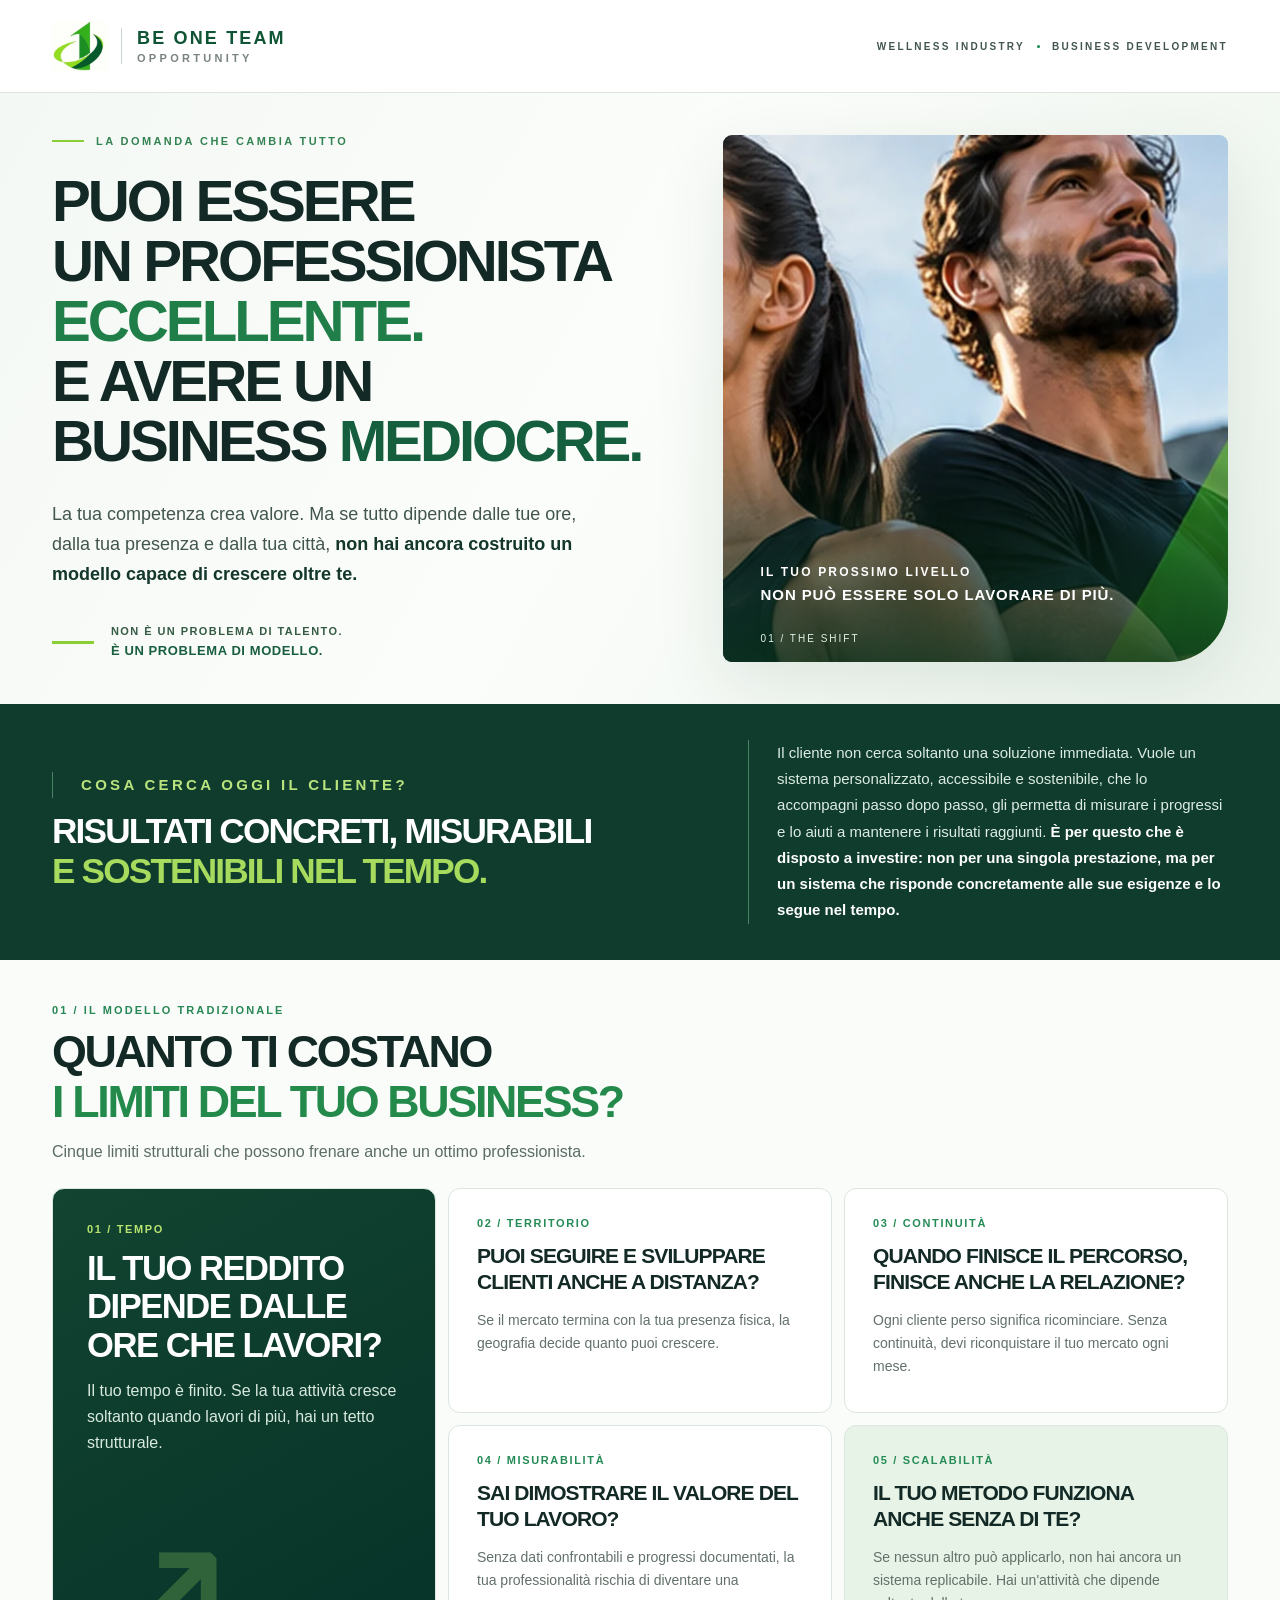
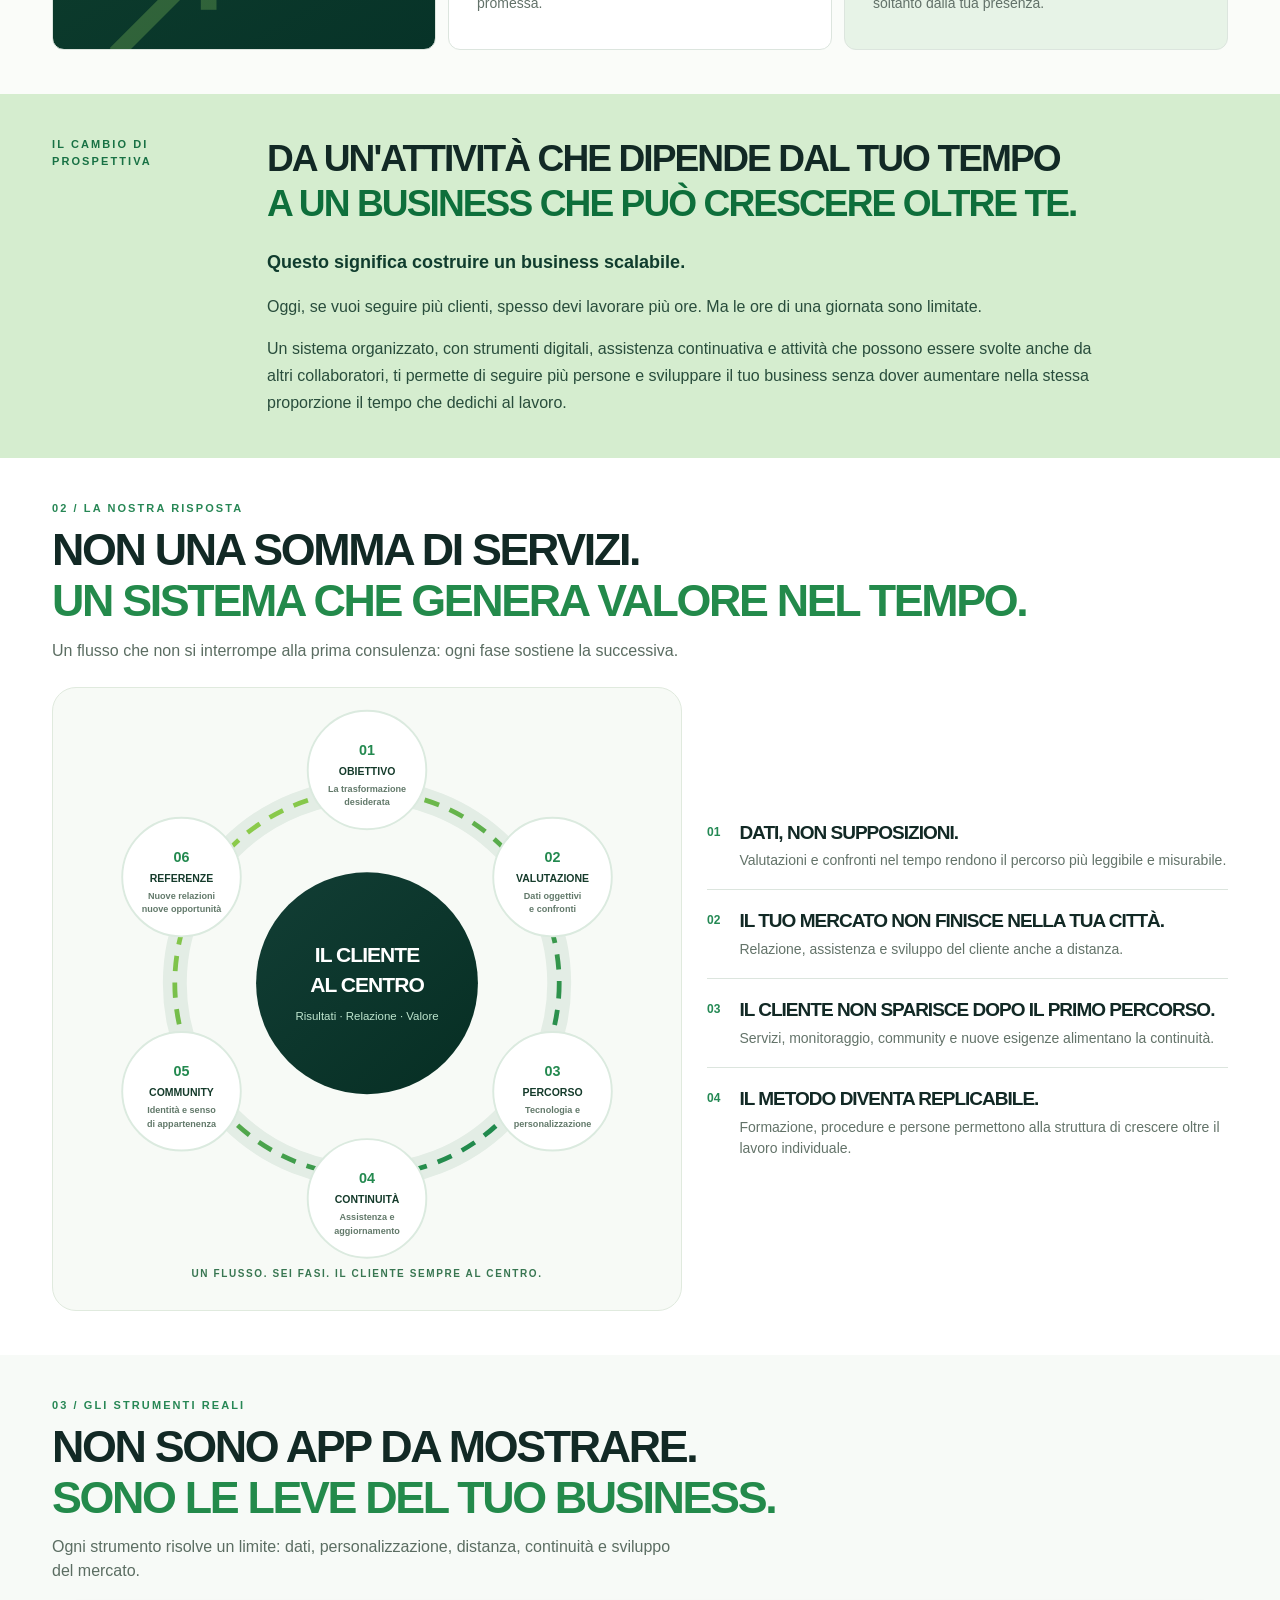
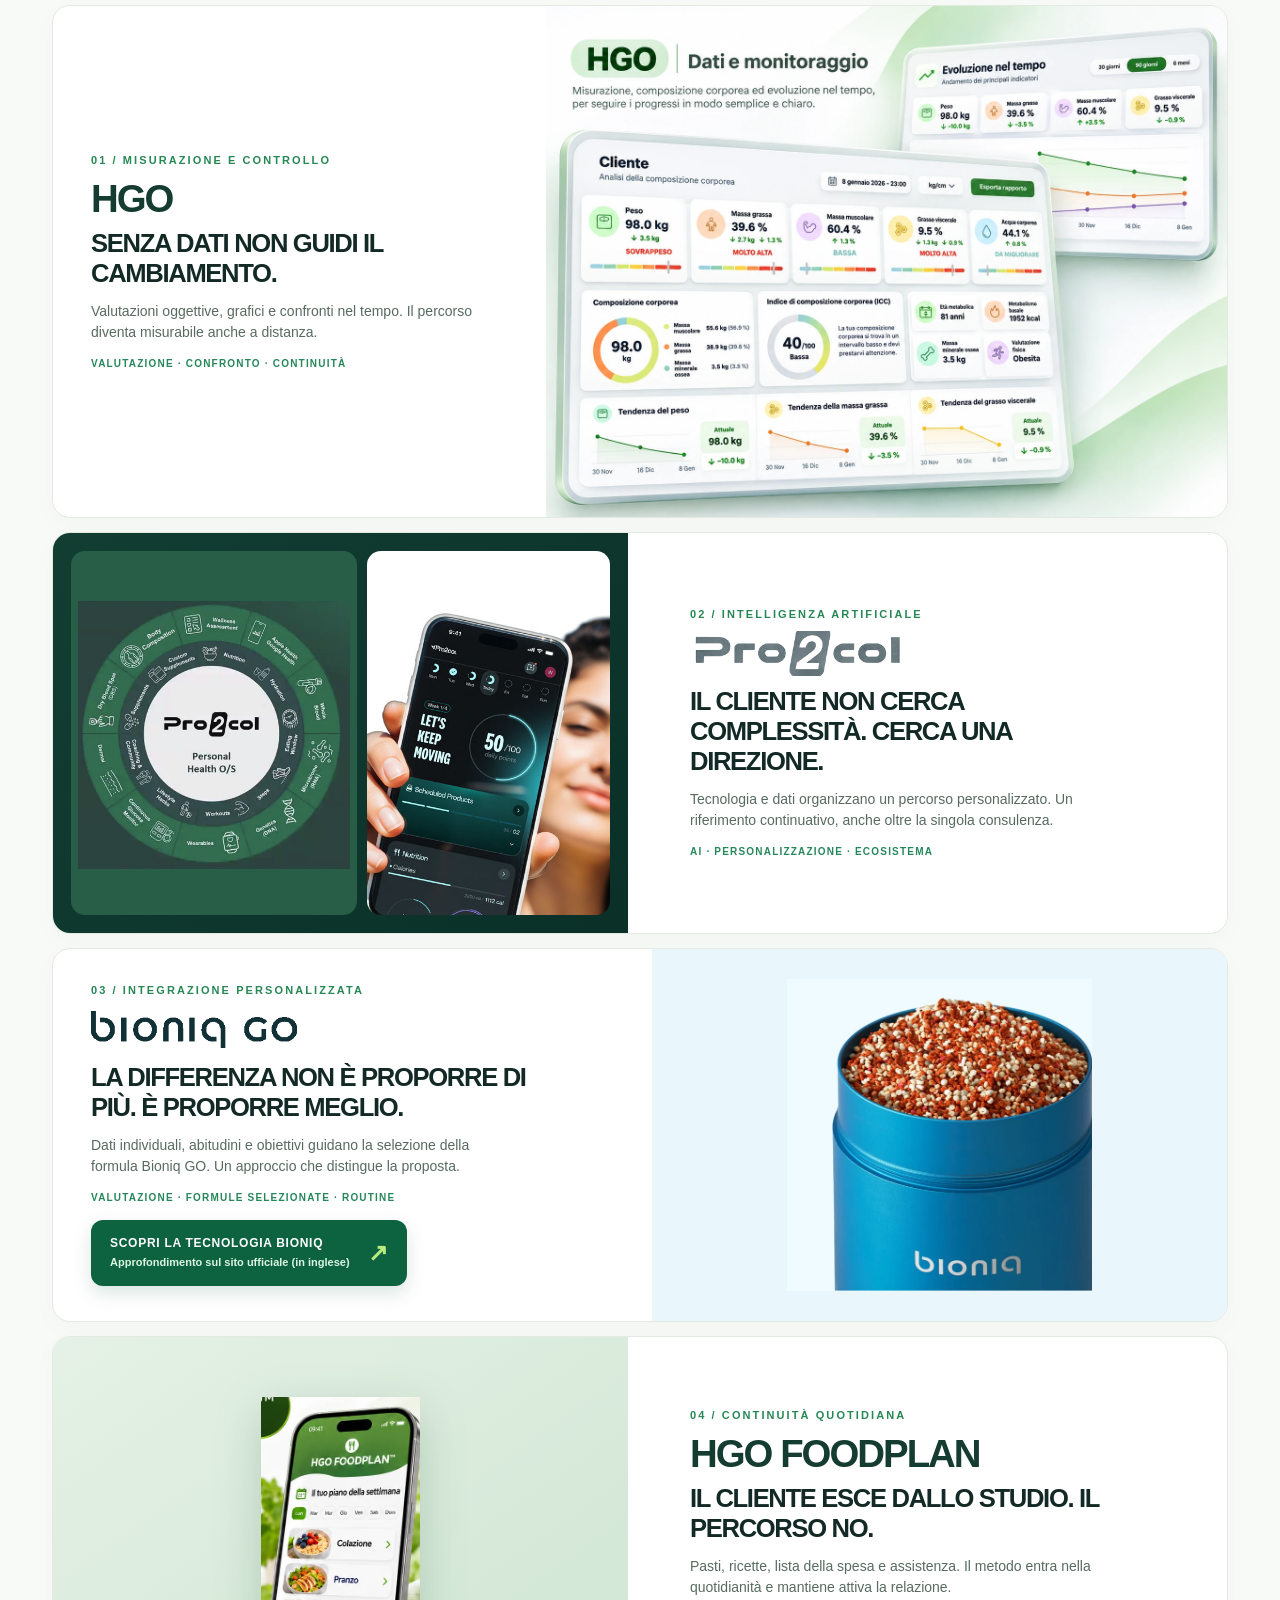
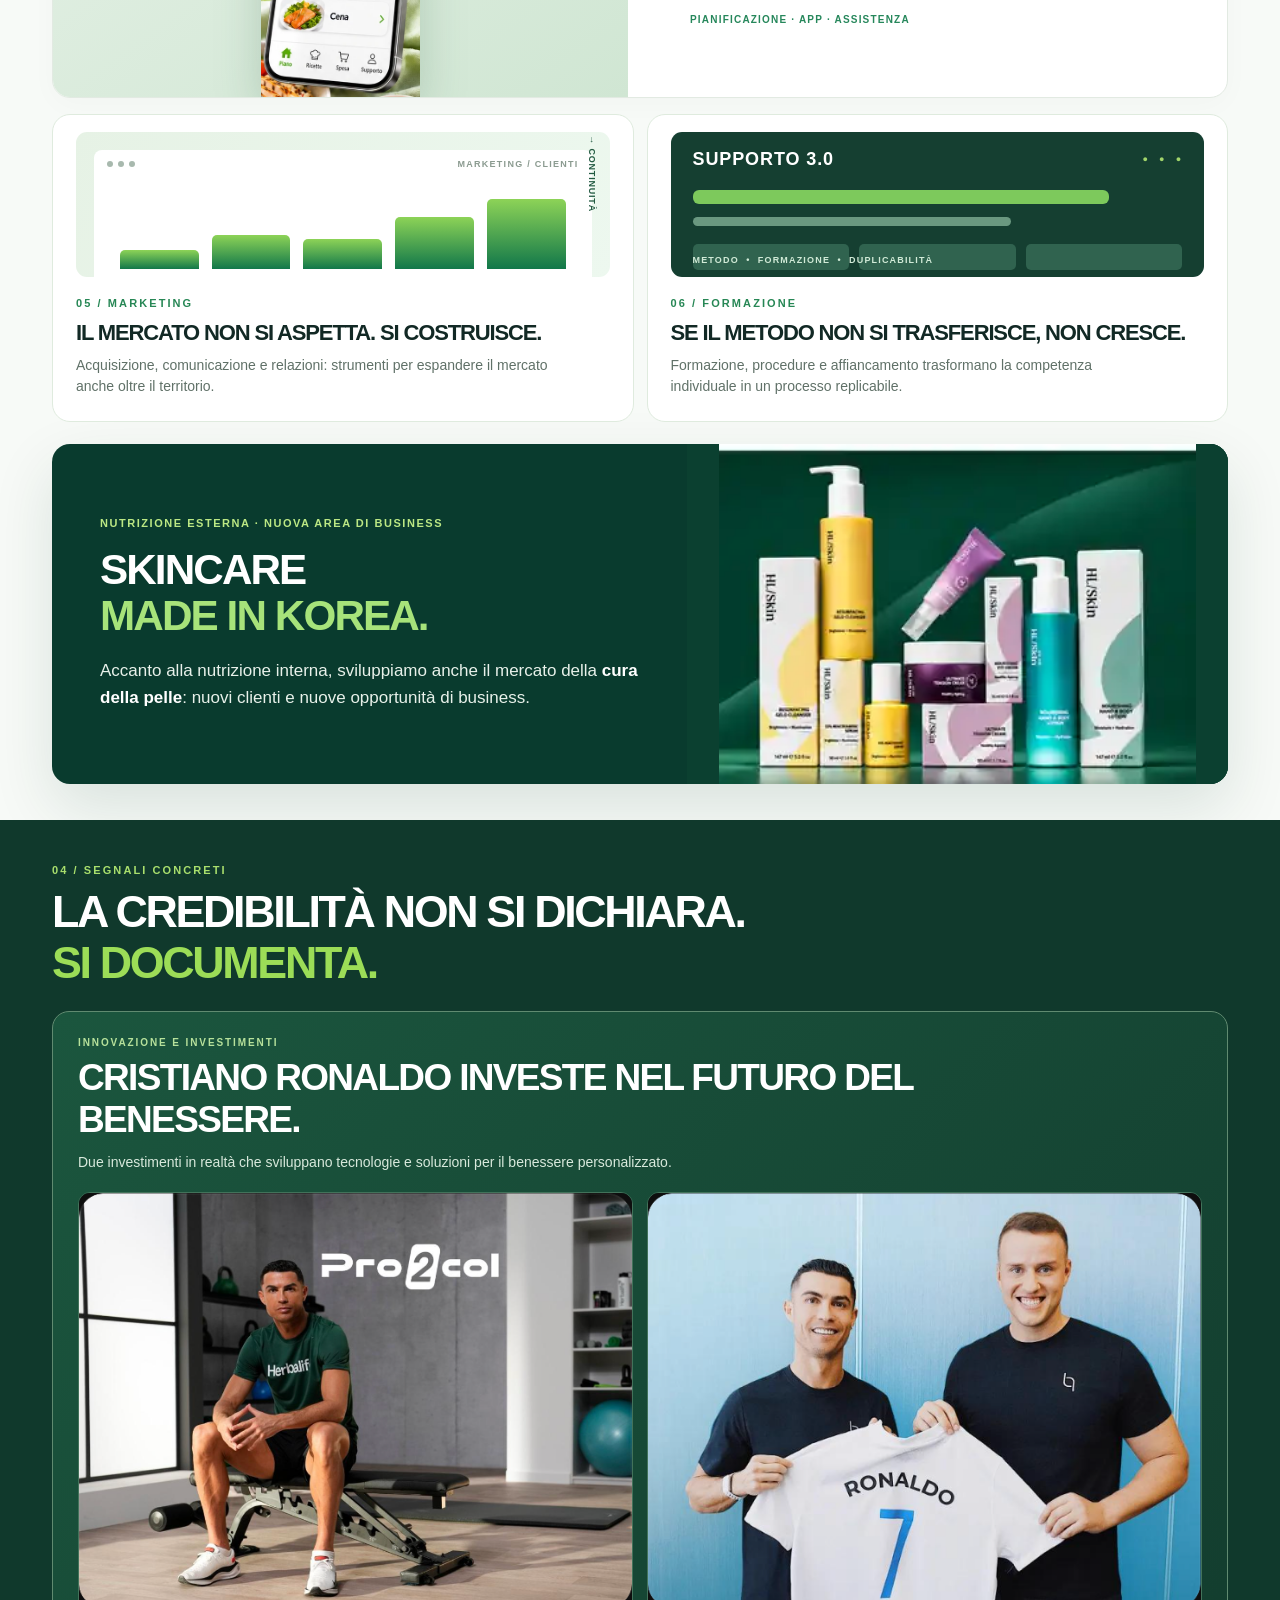
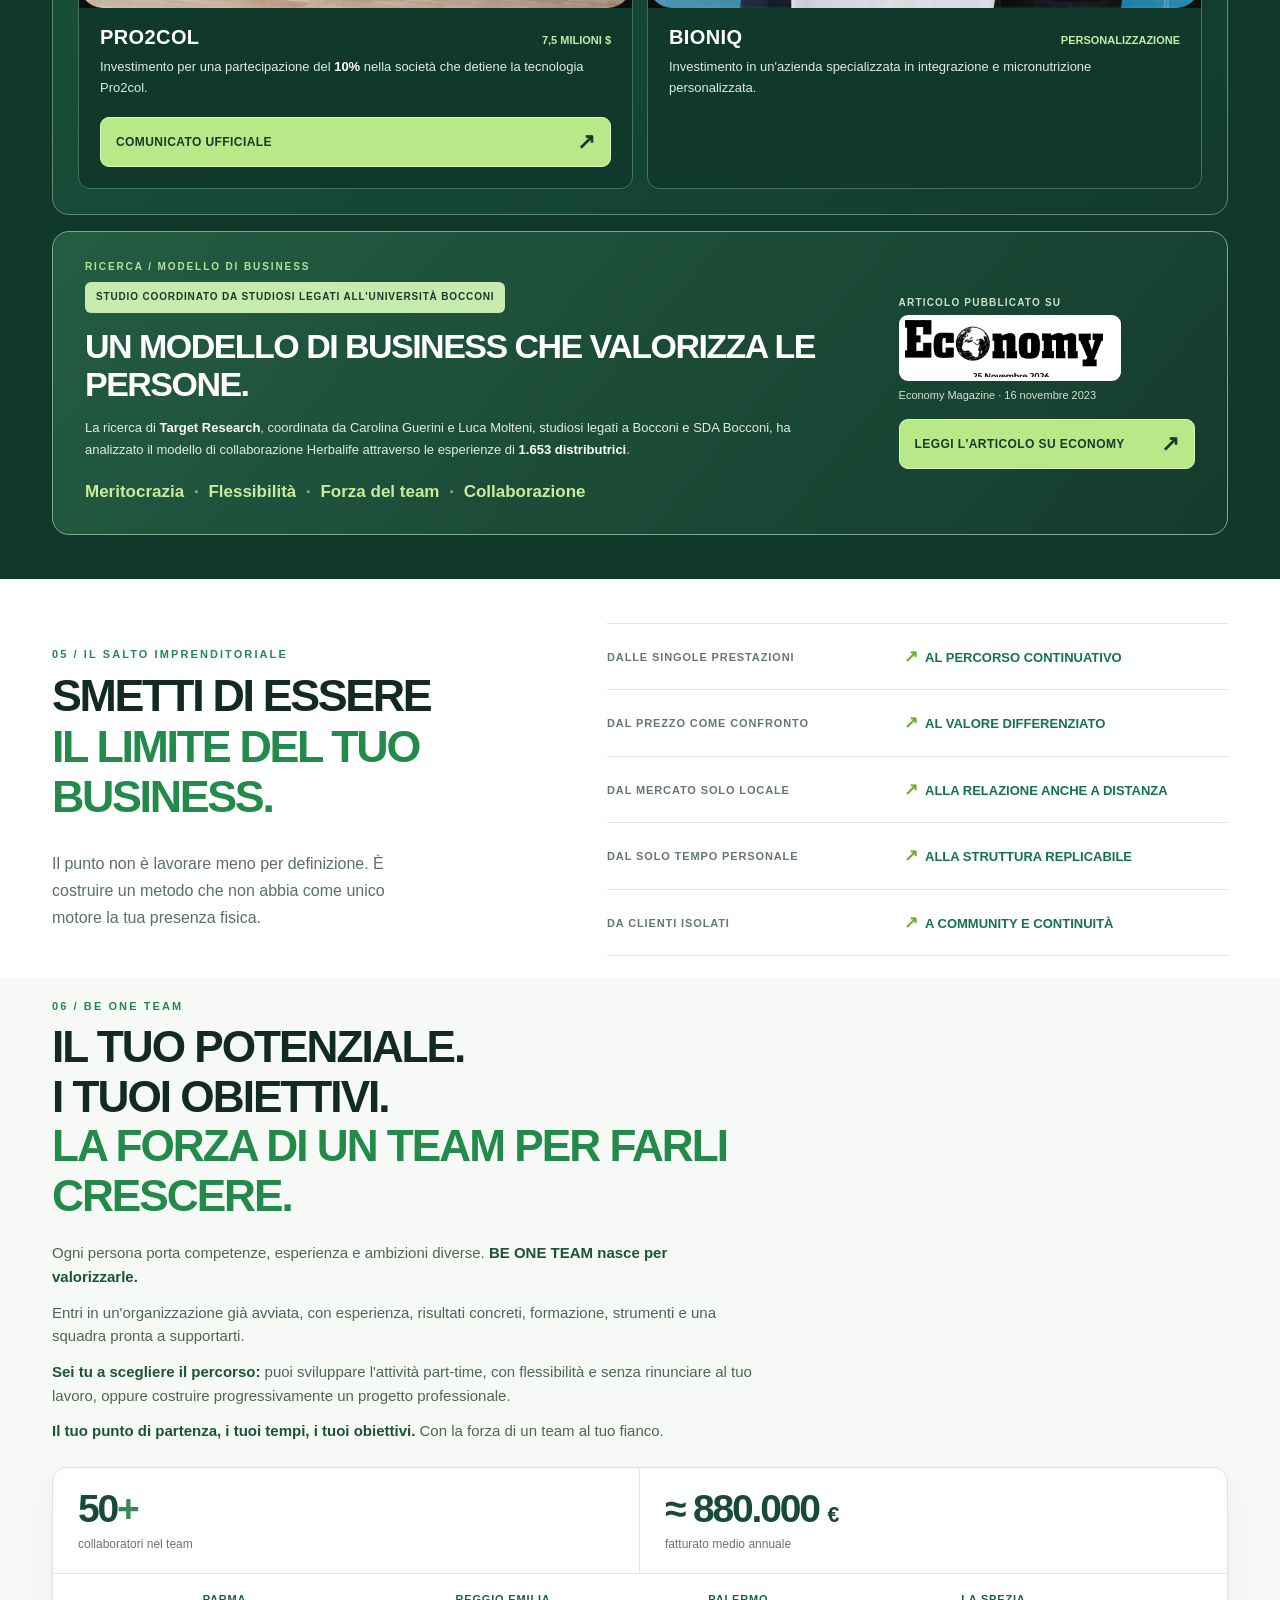
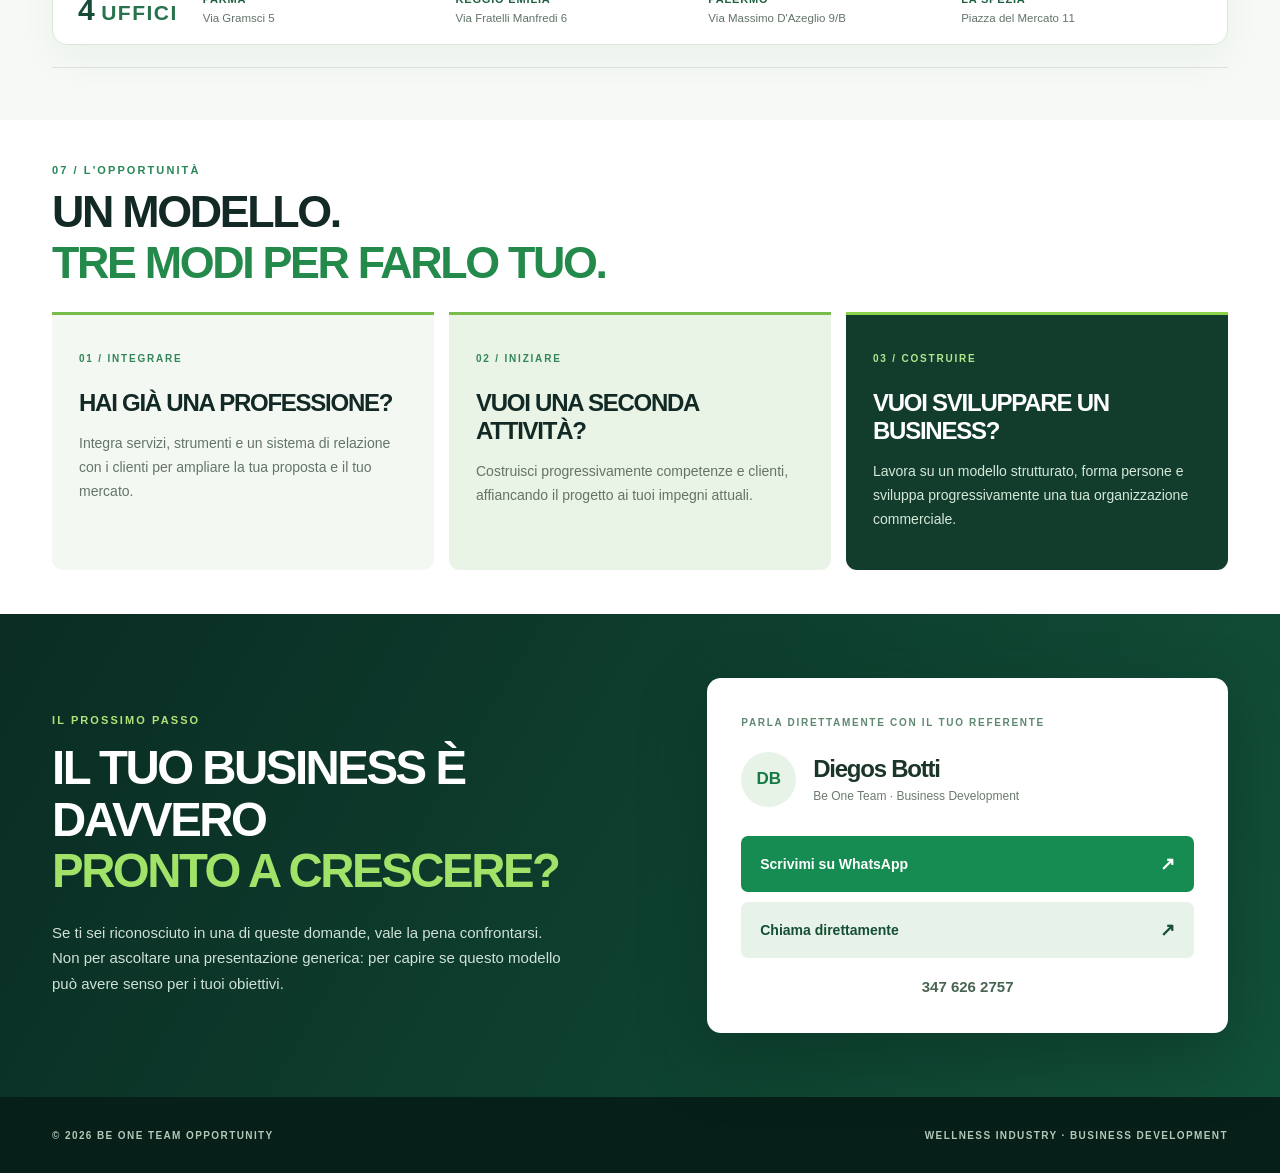
<file: site/mariela/index.html>
<!doctype html>
<html lang="it">
<head>
<meta charset="utf-8" />
<meta name="viewport" content="width=device-width, initial-scale=1" />
<meta name="theme-color" content="#f6f9f5" />
<meta name="description" content="BE ONE TEAM Opportunity: un modello di business nella Wellness Industry che integra tecnologia, metodo, marketing e sviluppo professionale." />
<meta property="og:type" content="website" />
<meta property="og:title" content="Be One Team Opportunity — Mariela Quartararo" />
<meta property="og:description" content="Puoi essere eccellente nel tuo lavoro. E avere un modello di business mediocre. Scopri un'altra struttura per crescere nella Wellness Industry." />
<title>Mariela Quartararo | Be One Team Opportunity</title>
<link rel="icon" href="../assets/be-one-team.jpg" />
<link rel="stylesheet" href="../styles.css?v=5.12" />
<style id="skincare-compact-layout">
/* SOLO HOMEPAGE: area skincare con foto prodotti nitida e layout responsivo */
#nutrizione-esterna.outer-wellness{padding:12px 0 49px!important}
#nutrizione-esterna .outer-wellness__panel{display:grid;grid-template-columns:minmax(0,1.08fr) minmax(0,.92fr);min-height:340px;align-items:stretch;border-radius:18px;background:#093b2e}
#nutrizione-esterna .outer-wellness__content{padding:clamp(26px,4vw,48px);min-width:0;align-self:center}
#nutrizione-esterna .outer-wellness__eyebrow{font-size:11px;letter-spacing:.14em;margin-bottom:16px;line-height:1.4}
#nutrizione-esterna .outer-wellness__content h2{font-size:clamp(31px,3.3vw,46px);line-height:1.08;letter-spacing:-.045em}
#nutrizione-esterna .outer-wellness__content .outer-wellness__lead{font-size:clamp(14px,1.35vw,17px);line-height:1.58;margin-top:20px;color:#e8f1ea}
#nutrizione-esterna .outer-wellness__visual{position:relative;height:auto;min-height:330px;background:#0b4030;align-self:stretch;overflow:hidden}
#nutrizione-esterna .outer-wellness__visual img{position:absolute;inset:0;width:100%;height:100%;object-fit:contain;object-position:center bottom;background:#0b4030}
#nutrizione-esterna .outer-wellness__visual::after{display:none}
@media(max-width:760px){
 #nutrizione-esterna.outer-wellness{padding:10px 0 35px!important}
 #nutrizione-esterna .outer-wellness__panel{grid-template-columns:1fr;min-height:0}
 #nutrizione-esterna .outer-wellness__content{padding:27px 25px 18px}
 #nutrizione-esterna .outer-wellness__eyebrow{font-size:9px;letter-spacing:.08em;margin-bottom:11px}
 #nutrizione-esterna .outer-wellness__content h2{font-size:clamp(29px,7vw,39px)}
 #nutrizione-esterna .outer-wellness__content .outer-wellness__lead{font-size:14px;line-height:1.5;margin-top:16px}
 #nutrizione-esterna .outer-wellness__visual{height:270px;min-height:270px}
}
@media(max-width:400px){
 #nutrizione-esterna .outer-wellness__content{padding:24px 20px 17px}
 #nutrizione-esterna .outer-wellness__visual{height:240px;min-height:240px}
}
</style>
<style id="homepage-deep-links">
/* Bioniq: approfondimento visibile nelle varianti dei membri. */
.tool__deep-link{display:grid;grid-template-columns:minmax(0,1fr) auto;gap:3px 18px;align-items:center;width:fit-content;max-width:100%;margin-top:17px;padding:15px 19px;border-radius:12px;background:#0d6240;color:#fff!important;text-decoration:none!important;box-shadow:0 7px 18px rgba(7,80,49,.15);transition:background-color .2s ease,transform .2s ease}
.tool__deep-link-main{grid-column:1;display:block;font-size:12px;font-weight:850;letter-spacing:.06em;line-height:1.4;color:#fff!important}
.tool__deep-link-sub{grid-column:1;display:block;font-size:11px;font-weight:650;line-height:1.45;color:#dcf5e2!important}
.tool__deep-link-arrow{grid-column:2;grid-row:1/3;font-size:24px;font-weight:600;color:#b7ec81!important}
.tool__deep-link:hover{background:#084e33;transform:translateY(-1px)}
.tool__deep-link:focus-visible{outline:3px solid #8bcf36;outline-offset:4px}
@media(max-width:480px){.tool__deep-link{width:100%;padding:14px 15px;gap:3px 10px}.tool__deep-link-main{font-size:11px}.tool__deep-link-sub{font-size:10px}}
@media(prefers-reduced-motion:reduce){.tool__deep-link{transition:none}.tool__deep-link:hover{transform:none}}
</style><style id="homepage-pro2col-duo">
/* Due immagini Pro2col originali nelle varianti dei membri. */
.tool--pro .pro-visual--duo{display:grid;grid-template-columns:1.08fr .92fr;gap:10px;align-items:stretch;justify-content:initial;padding:18px;background:linear-gradient(135deg,#123e32,#0a3028);min-height:400px;height:100%}
.pro-visual--duo figure{margin:0;min-width:0;overflow:hidden;border-radius:14px;background:#173f32;display:flex;align-items:center;justify-content:center}
.pro-visual--duo .pro-duo__diagram{padding:7px;background:#285e48}
.pro-visual--duo .pro-duo__diagram img{display:block;width:100%;height:auto;max-width:none;max-height:100%;aspect-ratio:1/1;object-fit:contain;border-radius:0;box-shadow:none}
.pro-visual--duo .pro-duo__app{background:#f0f4f0}
.pro-visual--duo .pro-duo__app img{display:block;width:100%;height:100%;max-width:none;object-fit:cover;object-position:50% 50%;border-radius:0;box-shadow:none}
@media(max-width:760px){.tool--pro .pro-visual--duo{grid-template-columns:1fr 1fr;height:auto;min-height:300px;padding:10px;gap:8px}.pro-visual--duo figure{min-height:270px}.pro-visual--duo .pro-duo__diagram{padding:4px}.pro-visual--duo .pro-duo__app img{min-height:270px}}
@media(max-width:480px){.tool--pro .pro-visual--duo{grid-template-columns:1fr;gap:10px;padding:12px;min-height:0}.pro-visual--duo figure{min-height:0}.pro-visual--duo .pro-duo__diagram{padding:8px}.pro-visual--duo .pro-duo__diagram img{width:100%;max-height:none}.pro-visual--duo .pro-duo__app{height:340px}.pro-visual--duo .pro-duo__app img{height:100%;min-height:0;object-position:center 42%}}
</style><style id="homepage-evidence-story">
/* Presentazione investimento Ronaldo + ricerca Bocconi. Solo pagine personalizzate dei membri. */
.evidence-story{display:grid;gap:16px}
.evidence-story__investments{padding:25px;background:linear-gradient(135deg,#1b563e,#123b2d);border:1px solid #608a70;border-radius:17px;overflow:hidden}
.evidence-story__lead{margin-bottom:19px}
.evidence-story__lead .proof__label{margin-bottom:9px;display:block}
.evidence-story__lead h3{font-size:clamp(26px,3vw,37px);letter-spacing:-.045em;line-height:1.13;max-width:850px;margin:0;color:#fff}
.evidence-story__lead>p{font-size:14px;color:#d8e9dc;line-height:1.6;margin-top:10px}
.evidence-story__pair{display:grid;grid-template-columns:repeat(2,minmax(0,1fr));gap:14px}
.evidence-story__project{min-width:0;overflow:hidden;border-radius:12px;background:#10392c;border:1px solid #42725a;display:flex;flex-direction:column}
.evidence-story__photo{aspect-ratio:4/3;width:100%;overflow:hidden;position:relative;background:#173b31}
.evidence-story__photo img{display:block;position:absolute;top:-7.08%;height:auto;width:214.69%;max-width:none;border-radius:0}
.evidence-story__photo--pro2col img{left:-2.66%}
.evidence-story__photo--bioniq img{left:-104.85%}
.evidence-story__project-copy{display:flex;flex-direction:column;align-items:stretch;flex:1;padding:18px 21px 21px}
.evidence-story__project-top{display:flex;align-items:baseline;justify-content:space-between;gap:9px}
.evidence-story__project-top strong{font-size:20px;color:#fff;letter-spacing:.02em}
.evidence-story__project-top>span{font-size:11px;font-weight:850;color:#c9e9ab;white-space:nowrap}
.evidence-story__project-copy p{font-size:13px;line-height:1.6;color:#dbece0;margin:8px 0 19px;flex:1}
.evidence-story__project-copy p strong{color:#fff}
.evidence-story a.evidence-story__button{display:flex;align-items:center;justify-content:space-between;gap:12px;background:#b9e889;color:#133d2a!important;padding:13px 15px;border-radius:9px;border:1px solid #dbf6c4;text-decoration:none;font-size:12px;font-weight:850;letter-spacing:.035em;line-height:1.4}
.evidence-story a.evidence-story__button:hover{background:#d2f4ad}
.evidence-story a.evidence-story__button:focus-visible{outline:3px solid #fff;outline-offset:3px}
.evidence-story__button>span:last-child{font-size:22px;line-height:1}
.evidence-story__research{padding:29px 32px;background:linear-gradient(130deg,#245c43,#143b2d);border:1px solid #7da991;border-radius:17px;display:grid;grid-template-columns:minmax(0,1.45fr) minmax(240px,.55fr);gap:32px;align-items:center}
.evidence-story__research-copy .proof__label{display:block;margin-bottom:10px}
.evidence-story__academic{font-size:10px;letter-spacing:.085em;line-height:1.45;font-weight:850;color:#183a29;background:#c7ebae;border-radius:6px;padding:8px 11px;display:inline-block;margin-bottom:14px}
.evidence-story__research h3{font-size:clamp(25px,2.7vw,34px);line-height:1.12;letter-spacing:-.045em;color:#fff;margin:0}
.evidence-story__research-copy>p{font-size:13px;line-height:1.68;margin-top:14px;color:#deeee0;max-width:740px}
.evidence-story__research-copy>p strong{color:#fff}
.evidence-story__research-copy p.evidence-story__values{font-size:clamp(14px,1.45vw,17px);font-weight:770;color:#c9ec9b;line-height:1.6;margin-top:17px}
.evidence-story__values span{margin:0 5px;color:#9fb98d}
.evidence-story__research-link{min-width:0;display:flex;flex-direction:column;gap:13px}
.evidence-story__publisher{display:flex;flex-direction:column;gap:7px}
.evidence-story__publisher>span{color:#c9e4cb;font-weight:780;font-size:10px;letter-spacing:.12em}
.evidence-story__publisher-logo{width:222px;max-width:100%;height:66px;background:#fff;border-radius:9px;position:relative;overflow:hidden;border:4px solid #fff}
.evidence-story__publisher-logo img{position:absolute;display:block;width:242px;max-width:none;height:auto;left:-31px;top:-31px}
.evidence-story__publisher small{font-size:11px;color:#cee2d5;line-height:1.4}
.evidence-story .evidence-story__button--research{width:100%;margin-top:3px}
.evidence-story+.evidence__bottom{margin-top:23px}
@media(max-width:780px){.evidence-story__research{grid-template-columns:1fr;gap:23px;padding:26px}.evidence-story__research-link{display:grid;grid-template-columns:1fr 1fr;align-items:center;gap:12px}.evidence-story__pair{gap:11px}.evidence-story__investments{padding:19px}.evidence-story__project-copy{padding:15px}.evidence-story__project-top{flex-wrap:wrap}.evidence-story__project-top strong{font-size:18px}}
@media(max-width:560px){.evidence-story__pair{grid-template-columns:1fr;gap:13px}.evidence-story__investments{padding:17px}.evidence-story__lead h3{font-size:27px}.evidence-story__photo{aspect-ratio:4/3}.evidence-story__project-copy{padding:15px 16px 18px}.evidence-story__research{padding:22px 18px;gap:22px}.evidence-story__research h3{font-size:27px}.evidence-story__research-link{display:flex;gap:12px}.evidence-story__research-copy p.evidence-story__values{font-size:15px}.evidence-story__values span{margin:0 3px}}
</style>
<script src="../members.js" defer></script>
<script src="../app.js" defer></script>
</head>
<body>
<a class="skip-link" href="#main">Vai al contenuto</a>
<header class="header" id="top"><div class="wrap header__inner">
  <div class="brand" aria-label="Be One Team Opportunity">
    <img src="../assets/be-one-team.jpg" alt="Logo Be One Team" width="63" height="78" />
    <span class="brand__word"><strong>BE ONE TEAM</strong><span>OPPORTUNITY</span></span>
  </div>
  <div class="header__sector">WELLNESS INDUSTRY <span class="header__separator"></span> BUSINESS DEVELOPMENT</div>
</div></header>
<main id="main">
  <section class="hero" aria-labelledby="hero-title">
    <div class="wrap hero__grid">
      <div class="hero__content">
        <p class="eyebrow"><i></i> LA DOMANDA CHE CAMBIA TUTTO</p>
        <h1 id="hero-title">PUOI ESSERE<br>UN PROFESSIONISTA<br><span>ECCELLENTE.</span><br>E AVERE UN<br>BUSINESS <em>MEDIOCRE.</em></h1>
        <p class="hero__intro">La tua competenza crea valore. Ma se tutto dipende dalle tue ore, dalla tua presenza e dalla tua città, <strong>non hai ancora costruito un modello capace di crescere oltre te.</strong></p>
        <div class="hero__bottom"><span class="hero__line"></span><span>NON È UN PROBLEMA DI TALENTO.<br><strong>È UN PROBLEMA DI MODELLO.</strong></span></div>
      </div>
      <div class="hero__visual" aria-label="Professionisti del settore benessere e performance">
        <img src="../assets/wellness-people.webp" width="1000" height="556" alt="Due professionisti della Wellness Industry" fetchpriority="high" />
        <div class="hero__visual-shadow"></div>
        <div class="hero__visual-label">IL TUO PROSSIMO LIVELLO<br><b>NON PUÒ ESSERE SOLO LAVORARE DI PIÙ.</b></div>
        <div class="hero__visual-index">01 / THE SHIFT</div>
      </div>
    </div>
  </section>

  <section class="statement" aria-labelledby="statement-title"><div class="wrap statement__grid">
    <div><p class="kicker">COSA CERCA OGGI IL CLIENTE?</p><h2 id="statement-title">RISULTATI CONCRETI, MISURABILI<br><em>E SOSTENIBILI NEL TEMPO.</em></h2></div>
    <p>Il cliente non cerca soltanto una soluzione immediata. Vuole un sistema personalizzato, accessibile e sostenibile, che lo accompagni passo dopo passo, gli permetta di misurare i progressi e lo aiuti a mantenere i risultati raggiunti. <strong>È per questo che è disposto a investire: non per una singola prestazione, ma per un sistema che risponde concretamente alle sue esigenze e lo segue nel tempo.</strong></p>
  </div></section>

  <section class="limits section" id="limiti" aria-labelledby="limits-title"><div class="wrap">
    <div class="section__heading"><span class="section__num">01 / IL MODELLO TRADIZIONALE</span><h2 id="limits-title">QUANTO TI COSTANO<br><em>I LIMITI DEL TUO BUSINESS?</em></h2><p>Cinque limiti strutturali che possono frenare anche un ottimo professionista.</p></div>
    <div class="limit-grid">
      <article class="limit limit--featured"><span class="limit__index">01 / TEMPO</span><h3>IL TUO REDDITO DIPENDE DALLE ORE CHE LAVORI?</h3><p>Il tuo tempo è finito. Se la tua attività cresce soltanto quando lavori di più, hai un tetto strutturale.</p><span class="limit__mark" aria-hidden="true">↗</span></article>
      <article class="limit"><span class="limit__index">02 / TERRITORIO</span><h3>PUOI SEGUIRE E SVILUPPARE CLIENTI ANCHE A DISTANZA?</h3><p>Se il mercato termina con la tua presenza fisica, la geografia decide quanto puoi crescere.</p></article>
      <article class="limit"><span class="limit__index">03 / CONTINUITÀ</span><h3>QUANDO FINISCE IL PERCORSO, FINISCE ANCHE LA RELAZIONE?</h3><p>Ogni cliente perso significa ricominciare. Senza continuità, devi riconquistare il tuo mercato ogni mese.</p></article>
      <article class="limit"><span class="limit__index">04 / MISURABILITÀ</span><h3>SAI DIMOSTRARE IL VALORE DEL TUO LAVORO?</h3><p>Senza dati confrontabili e progressi documentati, la tua professionalità rischia di diventare una promessa.</p></article>
      <article class="limit limit--closing"><span class="limit__index">05 / SCALABILITÀ</span><h3>IL TUO METODO FUNZIONA ANCHE SENZA DI TE?</h3><p>Se nessun altro può applicarlo, non hai ancora un sistema replicabile. Hai un'attività che dipende soltanto dalla tua presenza.</p></article>
    </div>
  </div></section>

  <section class="pivot" aria-labelledby="pivot-title"><div class="wrap pivot__inner">
    <span>IL CAMBIO DI PROSPETTIVA</span>
    <div class="pivot__copy">
      <h2 id="pivot-title">DA UN'ATTIVITÀ CHE DIPENDE DAL TUO TEMPO<br><em>A UN BUSINESS CHE PUÒ CRESCERE OLTRE TE.</em></h2>
      <p class="pivot__lead"><strong>Questo significa costruire un business scalabile.</strong></p>
      <p>Oggi, se vuoi seguire più clienti, spesso devi lavorare più ore. Ma le ore di una giornata sono limitate.</p>
      <p>Un sistema organizzato, con strumenti digitali, assistenza continuativa e attività che possono essere svolte anche da altri collaboratori, ti permette di seguire più persone e sviluppare il tuo business senza dover aumentare nella stessa proporzione il tempo che dedichi al lavoro.</p>
    </div>
  </div></section>

  <section class="system section" id="sistema" aria-labelledby="system-title"><div class="wrap">
    <div class="section__heading system__heading"><span class="section__num">02 / LA NOSTRA RISPOSTA</span><h2 id="system-title">NON UNA SOMMA DI SERVIZI.<br><em>UN SISTEMA CHE GENERA VALORE NEL TEMPO.</em></h2><p>Un flusso che non si interrompe alla prima consulenza: ogni fase sostiene la successiva.</p></div>
    <div class="system__grid">
      <figure class="system__diagram">
        <svg viewBox="0 0 640 590" role="img" aria-labelledby="flow-title flow-desc" xmlns="http://www.w3.org/2000/svg">
          <title id="flow-title">Sistema circolare di gestione del cliente</title><desc id="flow-desc">Sei fasi collegate: obiettivo, valutazione, percorso, continuità, community e referenze. Al centro il cliente e il suo percorso di trasformazione.</desc>
          <defs><linearGradient id="ringGradient" x1="0" y1="0" x2="1" y2="1"><stop stop-color="#a1d84a"/><stop offset="1" stop-color="#0a7c4d"/></linearGradient><linearGradient id="centerGradient" x1="0" y1="0" x2="0.9" y2="1"><stop stop-color="#123e35"/><stop offset="1" stop-color="#072f24"/></linearGradient></defs>
          <circle cx="320" cy="292" r="201" fill="none" stroke="#e3ede5" stroke-width="25"/>
          <circle cx="320" cy="292" r="201" fill="none" stroke="url(#ringGradient)" stroke-width="5" stroke-dasharray="16 12"/>
          <circle cx="320" cy="292" r="116" fill="url(#centerGradient)"/>
          <text x="320" y="270" fill="white" text-anchor="middle" class="svg-title">IL CLIENTE</text>
          <text x="320" y="301" fill="white" text-anchor="middle" class="svg-title">AL CENTRO</text>
          <text x="320" y="330" fill="#bfe6cf" text-anchor="middle" class="svg-subtitle">Risultati · Relazione · Valore</text>
          <g class="svg-step" transform="translate(320 69)"><circle r="62"/><text y="-16" class="svg-index">01</text><text y="5" class="svg-label">OBIETTIVO</text><text y="23" class="svg-small">La trasformazione</text><text y="37" class="svg-small">desiderata</text></g>
          <g class="svg-step" transform="translate(514 181)"><circle r="62"/><text y="-16" class="svg-index">02</text><text y="5" class="svg-label">VALUTAZIONE</text><text y="23" class="svg-small">Dati oggettivi</text><text y="37" class="svg-small">e confronti</text></g>
          <g class="svg-step" transform="translate(514 405)"><circle r="62"/><text y="-16" class="svg-index">03</text><text y="5" class="svg-label">PERCORSO</text><text y="23" class="svg-small">Tecnologia e</text><text y="37" class="svg-small">personalizzazione</text></g>
          <g class="svg-step" transform="translate(320 517)"><circle r="62"/><text y="-16" class="svg-index">04</text><text y="5" class="svg-label">CONTINUITÀ</text><text y="23" class="svg-small">Assistenza e</text><text y="37" class="svg-small">aggiornamento</text></g>
          <g class="svg-step" transform="translate(126 405)"><circle r="62"/><text y="-16" class="svg-index">05</text><text y="5" class="svg-label">COMMUNITY</text><text y="23" class="svg-small">Identità e senso</text><text y="37" class="svg-small">di appartenenza</text></g>
          <g class="svg-step" transform="translate(126 181)"><circle r="62"/><text y="-16" class="svg-index">06</text><text y="5" class="svg-label">REFERENZE</text><text y="23" class="svg-small">Nuove relazioni</text><text y="37" class="svg-small">nuove opportunità</text></g>
        </svg>
        <figcaption>UN FLUSSO. SEI FASI. IL CLIENTE SEMPRE AL CENTRO.</figcaption>
      </figure>
      <div class="system__benefits">
        <div class="benefit"><span>01</span><div><h3>DATI, NON SUPPOSIZIONI.</h3><p>Valutazioni e confronti nel tempo rendono il percorso più leggibile e misurabile.</p></div></div>
        <div class="benefit"><span>02</span><div><h3>IL TUO MERCATO NON FINISCE NELLA TUA CITTÀ.</h3><p>Relazione, assistenza e sviluppo del cliente anche a distanza.</p></div></div>
        <div class="benefit"><span>03</span><div><h3>IL CLIENTE NON SPARISCE DOPO IL PRIMO PERCORSO.</h3><p>Servizi, monitoraggio, community e nuove esigenze alimentano la continuità.</p></div></div>
        <div class="benefit"><span>04</span><div><h3>IL METODO DIVENTA REPLICABILE.</h3><p>Formazione, procedure e persone permettono alla struttura di crescere oltre il lavoro individuale.</p></div></div>
      </div>
    </div>
  </div></section>

  <section class="tools section" id="strumenti" aria-labelledby="tools-title"><div class="wrap">
    <div class="section__heading"><span class="section__num">03 / GLI STRUMENTI REALI</span><h2 id="tools-title">NON SONO APP DA MOSTRARE.<br><em>SONO LE LEVE DEL TUO BUSINESS.</em></h2><p>Ogni strumento risolve un limite: dati, personalizzazione, distanza, continuità e sviluppo del mercato.</p></div>
    <div class="tool tool--hgo">
      <div class="tool__copy"><span class="tool__tag">01 / MISURAZIONE E CONTROLLO</span><h3>HGO</h3><h4>SENZA DATI NON GUIDI IL CAMBIAMENTO.</h4><p>Valutazioni oggettive, grafici e confronti nel tempo. Il percorso diventa misurabile anche a distanza.</p><span class="tool__keywords">VALUTAZIONE · CONFRONTO · CONTINUITÀ</span></div>
      <div class="tool__visual hgo-visual"><img src="../assets/hgo-dashboard-nuovo.webp" alt="Illustrazione della dashboard HGO con valutazione della composizione corporea e monitoraggio dell’evoluzione nel tempo" loading="lazy" width="1448" height="1086" /></div>
    </div>
    <div class="tool tool--pro">
      <div class="tool__visual pro-visual pro-visual--duo" aria-label="Ecosistema Pro2col e applicazione digitale">
        <figure class="pro-duo__diagram"><img src="../assets/pro2col-ecosistema-originale.png" alt="Infografica Pro2col Personal Health O/S: schema circolare di dati, servizi, nutrizione e monitoraggio del benessere" loading="lazy" width="1016" height="1000" /></figure>
        <figure class="pro-duo__app"><img src="../assets/pro2col-app-persona-originale.png" alt="Persona che mostra sul telefono l'app Pro2col con il monitoraggio quotidiano" loading="lazy" width="488" height="642" /></figure>
      </div>
      <div class="tool__copy"><span class="tool__tag">02 / INTELLIGENZA ARTIFICIALE</span><img class="tool__logo pro-logo" src="../assets/pro2col-logo.png" alt="Logo originale Pro2col" loading="lazy" width="363" height="76" /><h4>IL CLIENTE NON CERCA COMPLESSITÀ. CERCA UNA DIREZIONE.</h4><p>Tecnologia e dati organizzano un percorso personalizzato. Un riferimento continuativo, anche oltre la singola consulenza.</p><span class="tool__keywords">AI · PERSONALIZZAZIONE · ECOSISTEMA</span></div>
    </div>
    <div class="tool tool--bioniq">
      <div class="tool__copy"><span class="tool__tag">03 / INTEGRAZIONE PERSONALIZZATA</span><img class="tool__logo bioniq-logo" src="../assets/bioniq-logo.png" alt="Logo originale Bioniq GO" loading="lazy" width="348" height="62" /><h4>LA DIFFERENZA NON È PROPORRE DI PIÙ. È PROPORRE MEGLIO.</h4><p>Dati individuali, abitudini e obiettivi guidano la selezione della formula Bioniq GO. Un approccio che distingue la proposta.</p><span class="tool__keywords">VALUTAZIONE · FORMULE SELEZIONATE · ROUTINE</span><a class="tool__deep-link" href="https://www.bioniq.com/" target="_blank" rel="noopener noreferrer" aria-label="Scopri Bioniq sul sito ufficiale in inglese"><span class="tool__deep-link-main">SCOPRI LA TECNOLOGIA BIONIQ</span><span class="tool__deep-link-sub">Approfondimento sul sito ufficiale (in inglese)</span><span class="tool__deep-link-arrow" aria-hidden="true">↗</span></a></div>
      <div class="tool__visual bio-visual"><img src="../assets/bioniq-product.webp" alt="Confezione originale Bioniq con formulazione in granuli" loading="lazy" width="650" height="665" /></div>
    </div>
    <div class="tool tool--foodplan">
      <div class="tool__visual food-visual"><img src="../assets/foodplan-phone.webp" alt="Schermata originale HGO FoodPlan con pianificazione dei pasti" loading="lazy" width="358" height="675" /></div>
      <div class="tool__copy"><span class="tool__tag">04 / CONTINUITÀ QUOTIDIANA</span><h3>HGO FOODPLAN</h3><h4>IL CLIENTE ESCE DALLO STUDIO. IL PERCORSO NO.</h4><p>Pasti, ricette, lista della spesa e assistenza. Il metodo entra nella quotidianità e mantiene attiva la relazione.</p><span class="tool__keywords">PIANIFICAZIONE · APP · ASSISTENZA</span></div>
    </div>
    <div class="support-pair"><div class="support-item"><div class="support-item__visual market-visual" aria-hidden="true"><div class="browser-bar"><i></i><i></i><i></i><span>MARKETING / CLIENTI</span></div><div class="market-bars"><span></span><span></span><span></span><span></span><span></span></div><div class="market-ribbon">ACQUISIZIONE → RELAZIONE → CONTINUITÀ</div></div><span class="tool__tag">05 / MARKETING</span><h3>IL MERCATO NON SI ASPETTA. SI COSTRUISCE.</h3><p>Acquisizione, comunicazione e relazioni: strumenti per espandere il mercato anche oltre il territorio.</p></div><div class="support-item"><div class="support-item__visual training-visual" aria-hidden="true"><div class="training-top">SUPPORTO 3.0 <span>● &nbsp; ● &nbsp; ●</span></div><div class="training-line big"></div><div class="training-line"></div><div class="training-cells"><span></span><span></span><span></span></div><div class="training-bottom">METODO &nbsp;•&nbsp; FORMAZIONE &nbsp;•&nbsp; DUPLICABILITÀ</div></div><span class="tool__tag">06 / FORMAZIONE</span><h3>SE IL METODO NON SI TRASFERISCE, NON CRESCE.</h3><p>Formazione, procedure e affiancamento trasformano la competenza individuale in un processo replicabile.</p></div></div>
  </div></section>

  <section class="outer-wellness section" id="nutrizione-esterna" aria-labelledby="outer-wellness-title"><div class="wrap">
  <div class="outer-wellness__panel">
    <div class="outer-wellness__content">
      <span class="outer-wellness__eyebrow">NUTRIZIONE ESTERNA · NUOVA AREA DI BUSINESS</span>
      <h2 id="outer-wellness-title">SKINCARE<br><em>MADE IN KOREA.</em></h2>
      <p class="outer-wellness__lead">Accanto alla nutrizione interna, sviluppiamo anche il mercato della <strong>cura della pelle</strong>: nuovi clienti e nuove opportunità di business.</p>
    </div>
    <div class="outer-wellness__visual">
      <img src="[data-uri]" alt="Linea skincare Made in Korea HL/Skin, prodotti per la cura della pelle" loading="lazy" decoding="async" width="360" height="257" />
    </div>
  </div>
</div></section>

  <section class="evidence section" id="credibilita" aria-labelledby="evidence-title"><div class="wrap">
    <div class="section__heading section__heading--light"><span class="section__num">04 / SEGNALI CONCRETI</span><h2 id="evidence-title">LA CREDIBILITÀ NON SI DICHIARA.<br><em>SI DOCUMENTA.</em></h2></div>

    <div class="evidence-story">
      <article class="evidence-story__investments" aria-labelledby="ronaldo-investments-title">
        <div class="evidence-story__lead">
          <span class="proof__label">INNOVAZIONE E INVESTIMENTI</span>
          <h3 id="ronaldo-investments-title">CRISTIANO RONALDO INVESTE NEL FUTURO DEL BENESSERE.</h3>
          <p>Due investimenti in realtà che sviluppano tecnologie e soluzioni per il benessere personalizzato.</p>
        </div>
        <div class="evidence-story__pair">
          <div class="evidence-story__project">
            <div class="evidence-story__photo evidence-story__photo--pro2col" role="img" aria-label="Cristiano Ronaldo con maglia Herbalife davanti al logo Pro2col">
              <img src="../assets/ronaldo-investimenti-foto.png" width="1374" height="926" loading="lazy" alt="" />
            </div>
            <div class="evidence-story__project-copy">
              <div class="evidence-story__project-top"><strong>PRO2COL</strong><span>7,5 MILIONI $</span></div>
              <p>Investimento per una partecipazione del <strong>10%</strong> nella società che detiene la tecnologia Pro2col.</p>
              <a class="evidence-story__button" href="https://nutraceuticalbusinessreview.com/cristiano-ronaldo-invests-7-5m-in-herbalife-pro2col-10-stake" target="_blank" rel="noopener noreferrer"><span>COMUNICATO UFFICIALE</span><span aria-hidden="true">↗</span></a>
            </div>
          </div>
          <div class="evidence-story__project">
            <div class="evidence-story__photo evidence-story__photo--bioniq" role="img" aria-label="Cristiano Ronaldo con un rappresentante Bioniq che mostrano la maglia Ronaldo numero 7">
              <img src="../assets/ronaldo-investimenti-foto.png" width="1374" height="926" loading="lazy" alt="" />
            </div>
            <div class="evidence-story__project-copy">
              <div class="evidence-story__project-top"><strong>BIONIQ</strong><span>PERSONALIZZAZIONE</span></div>
              <p>Investimento in un'azienda specializzata in integrazione e micronutrizione personalizzata.</p>
              
            </div>
          </div>
        </div>
      </article>
      <article class="evidence-story__research" aria-labelledby="research-model-title">
        <div class="evidence-story__research-copy">
          <span class="proof__label">RICERCA / MODELLO DI BUSINESS</span>
          <span class="evidence-story__academic">STUDIO COORDINATO DA STUDIOSI LEGATI ALL'UNIVERSITÀ BOCCONI</span>
          <h3 id="research-model-title">UN MODELLO DI BUSINESS CHE VALORIZZA LE PERSONE.</h3>
          <p>La ricerca di <strong>Target Research</strong>, coordinata da Carolina Guerini e Luca Molteni, studiosi legati a Bocconi e SDA Bocconi, ha analizzato il modello di collaborazione Herbalife attraverso le esperienze di <strong>1.653 distributrici</strong>.</p>
          <p class="evidence-story__values">Meritocrazia <span>·</span> Flessibilità <span>·</span> Forza del team <span>·</span> Collaborazione</p>
        </div>
        <div class="evidence-story__research-link">
          <div class="evidence-story__publisher">
            <span>ARTICOLO PUBBLICATO SU</span>
            <div class="evidence-story__publisher-logo" role="img" aria-label="Logo Economy Magazine">
              <img src="../assets/economy-logo-fonte.png" width="782" height="410" loading="lazy" alt="" />
            </div>
            <small>Economy Magazine · 16 novembre 2023</small>
          </div>
          <a class="evidence-story__button evidence-story__button--research" href="https://www.economymagazine.it/collaborazione-sostantivo-femminile/" target="_blank" rel="noopener noreferrer"><span>LEGGI L'ARTICOLO SU ECONOMY</span><span aria-hidden="true">↗</span></a>
        </div>
      </article>
    </div>
    
  </div></section>

  <section class="scale section" id="modello-business" aria-labelledby="scale-title"><div class="wrap scale__grid">
    <div class="scale__message"><span class="section__num">05 / IL SALTO IMPRENDITORIALE</span><h2 id="scale-title">SMETTI DI ESSERE<br><em>IL LIMITE DEL TUO BUSINESS.</em></h2><p>Il punto non è lavorare meno per definizione. È costruire un metodo che non abbia come unico motore la tua presenza fisica.</p></div>
    <div class="scale__contrast"><div class="contrast-row"><span>DALLE SINGOLE PRESTAZIONI</span><b>AL PERCORSO CONTINUATIVO</b></div><div class="contrast-row"><span>DAL PREZZO COME CONFRONTO</span><b>AL VALORE DIFFERENZIATO</b></div><div class="contrast-row"><span>DAL MERCATO SOLO LOCALE</span><b>ALLA RELAZIONE ANCHE A DISTANZA</b></div><div class="contrast-row"><span>DAL SOLO TEMPO PERSONALE</span><b>ALLA STRUTTURA REPLICABILE</b></div><div class="contrast-row"><span>DA CLIENTI ISOLATI</span><b>A COMMUNITY E CONTINUITÀ</b></div></div>
  </div></section>

  <section class="organization section" id="team" aria-labelledby="org-title"><div class="wrap">
    <div class="organization__feature">
    <div class="organization__intro">
      <div class="organization__headline"><span class="section__num">06 / BE ONE TEAM</span><h2 id="org-title">IL TUO POTENZIALE.<br>I TUOI OBIETTIVI.<br><em>LA FORZA DI UN TEAM PER FARLI CRESCERE.</em></h2></div>
      <div class="organization__copy">
        <p>Ogni persona porta competenze, esperienza e ambizioni diverse. <strong>BE ONE TEAM nasce per valorizzarle.</strong></p>
        <p>Entri in un'organizzazione già avviata, con esperienza, risultati concreti, formazione, strumenti e una squadra pronta a supportarti.</p>
        <p><strong>Sei tu a scegliere il percorso:</strong> puoi sviluppare l'attività part-time, con flessibilità e senza rinunciare al tuo lavoro, oppure costruire progressivamente un progetto professionale.</p>
        <p><strong>Il tuo punto di partenza, i tuoi tempi, i tuoi obiettivi.</strong> Con la forza di un team al tuo fianco.</p>
      </div>
    </div>
    <div class="organization__stats" aria-label="Dati e uffici dell'organizzazione">
      <div><strong>50<span>+</span></strong><span>collaboratori nel team</span></div>
      <div><strong>≈ 880.000 <small>€</small></strong><span>fatturato medio annuale</span></div>
      <div class="organization__stat-offices"><strong>4 <small>UFFICI</small></strong><dl><div><dt>PARMA</dt><dd>Via Gramsci 5</dd></div><div><dt>REGGIO EMILIA</dt><dd>Via Fratelli Manfredi 6</dd></div><div><dt>PALERMO</dt><dd>Via Massimo D'Azeglio 9/B</dd></div><div><dt>LA SPEZIA</dt><dd>Piazza del Mercato 11</dd></div></dl></div>
    </div>
    </div>
    <div class="organization__bottom"><div class="organization__about">

      <div id="memberProfile" class="organization__member organization__profile">
        <div class="organization__profile-info">
          <div class="organization__identity">
            <div><h3 id="teamMemberName">Mariela Quartararo</h3><p class="organization__member-role" id="teamMemberRole" hidden>Be One Team</p></div>
            <a class="organization__phone-large" id="teamMemberNumber" href="tel:+393403617981" aria-label="Chiama il membro Be One Team">340 361 7981</a>
          </div>
          
        </div>
        <div class="organization__member-actions"><a id="teamMemberWhatsapp" class="organization__member-whatsapp" href="https://wa.me/393403617981" target="_blank" rel="noopener noreferrer">Scrivi su WhatsApp <span aria-hidden="true">↗</span></a><a id="teamMemberPhone" class="organization__member-call" href="tel:+393403617981">Chiama direttamente <span aria-hidden="true">↗</span></a></div>
      </div>
    </div></div>
  </div></section>

  <section class="paths section" id="opportunita" aria-labelledby="paths-title"><div class="wrap">
    <div class="section__heading"><span class="section__num">07 / L'OPPORTUNITÀ</span><h2 id="paths-title">UN MODELLO.<br><em>TRE MODI PER FARLO TUO.</em></h2></div>
    <div class="paths__grid"><article><span>01 / INTEGRARE</span><h3>HAI GIÀ UNA PROFESSIONE?</h3><p>Integra servizi, strumenti e un sistema di relazione con i clienti per ampliare la tua proposta e il tuo mercato.</p></article><article><span>02 / INIZIARE</span><h3>VUOI UNA SECONDA ATTIVITÀ?</h3><p>Costruisci progressivamente competenze e clienti, affiancando il progetto ai tuoi impegni attuali.</p></article><article><span>03 / COSTRUIRE</span><h3>VUOI SVILUPPARE UN BUSINESS?</h3><p>Lavora su un modello strutturato, forma persone e sviluppa progressivamente una tua organizzazione commerciale.</p></article></div>
  </div></section>

  <section class="contact" id="contatti" aria-labelledby="contact-title"><div class="wrap contact__grid">
    <div><span class="contact__overline">IL PROSSIMO PASSO</span><h2 id="contact-title">IL TUO BUSINESS È DAVVERO<br><em>PRONTO A CRESCERE?</em></h2><p>Se ti sei riconosciuto in una di queste domande, vale la pena confrontarsi. Non per ascoltare una presentazione generica: per capire se questo modello può avere senso per i tuoi obiettivi.</p></div>
    <div class="contact__ref" aria-live="polite"><span class="contact__ref-label">PARLA DIRETTAMENTE CON IL TUO REFERENTE</span><div class="contact__person"><span class="contact__avatar" id="contactInitials">MQ</span><div><h3 id="contactName">Mariela Quartararo</h3><p id="contactRole">Be One Team</p></div></div><div class="contact__actions"><a class="contact__whatsapp" id="contactWhatsapp" href="https://wa.me/393403617981" target="_blank" rel="noopener noreferrer">Scrivimi su WhatsApp <span>↗</span></a><a class="contact__phone" id="contactPhone" href="tel:+393403617981">Chiama direttamente <span>↗</span></a></div><p class="contact__number" id="contactNumber">340 361 7981</p><p class="contact__error" id="contactError" hidden>Referente non configurato. Richiedi il link corretto alla persona che ti ha presentato il progetto.</p></div>
  </div></section>
</main>
<footer class="footer"><div class="wrap footer__inner"><span>© <span id="year">2026</span> BE ONE TEAM OPPORTUNITY</span><span>WELLNESS INDUSTRY · BUSINESS DEVELOPMENT</span></div></footer>
</body>
</html>
</file>
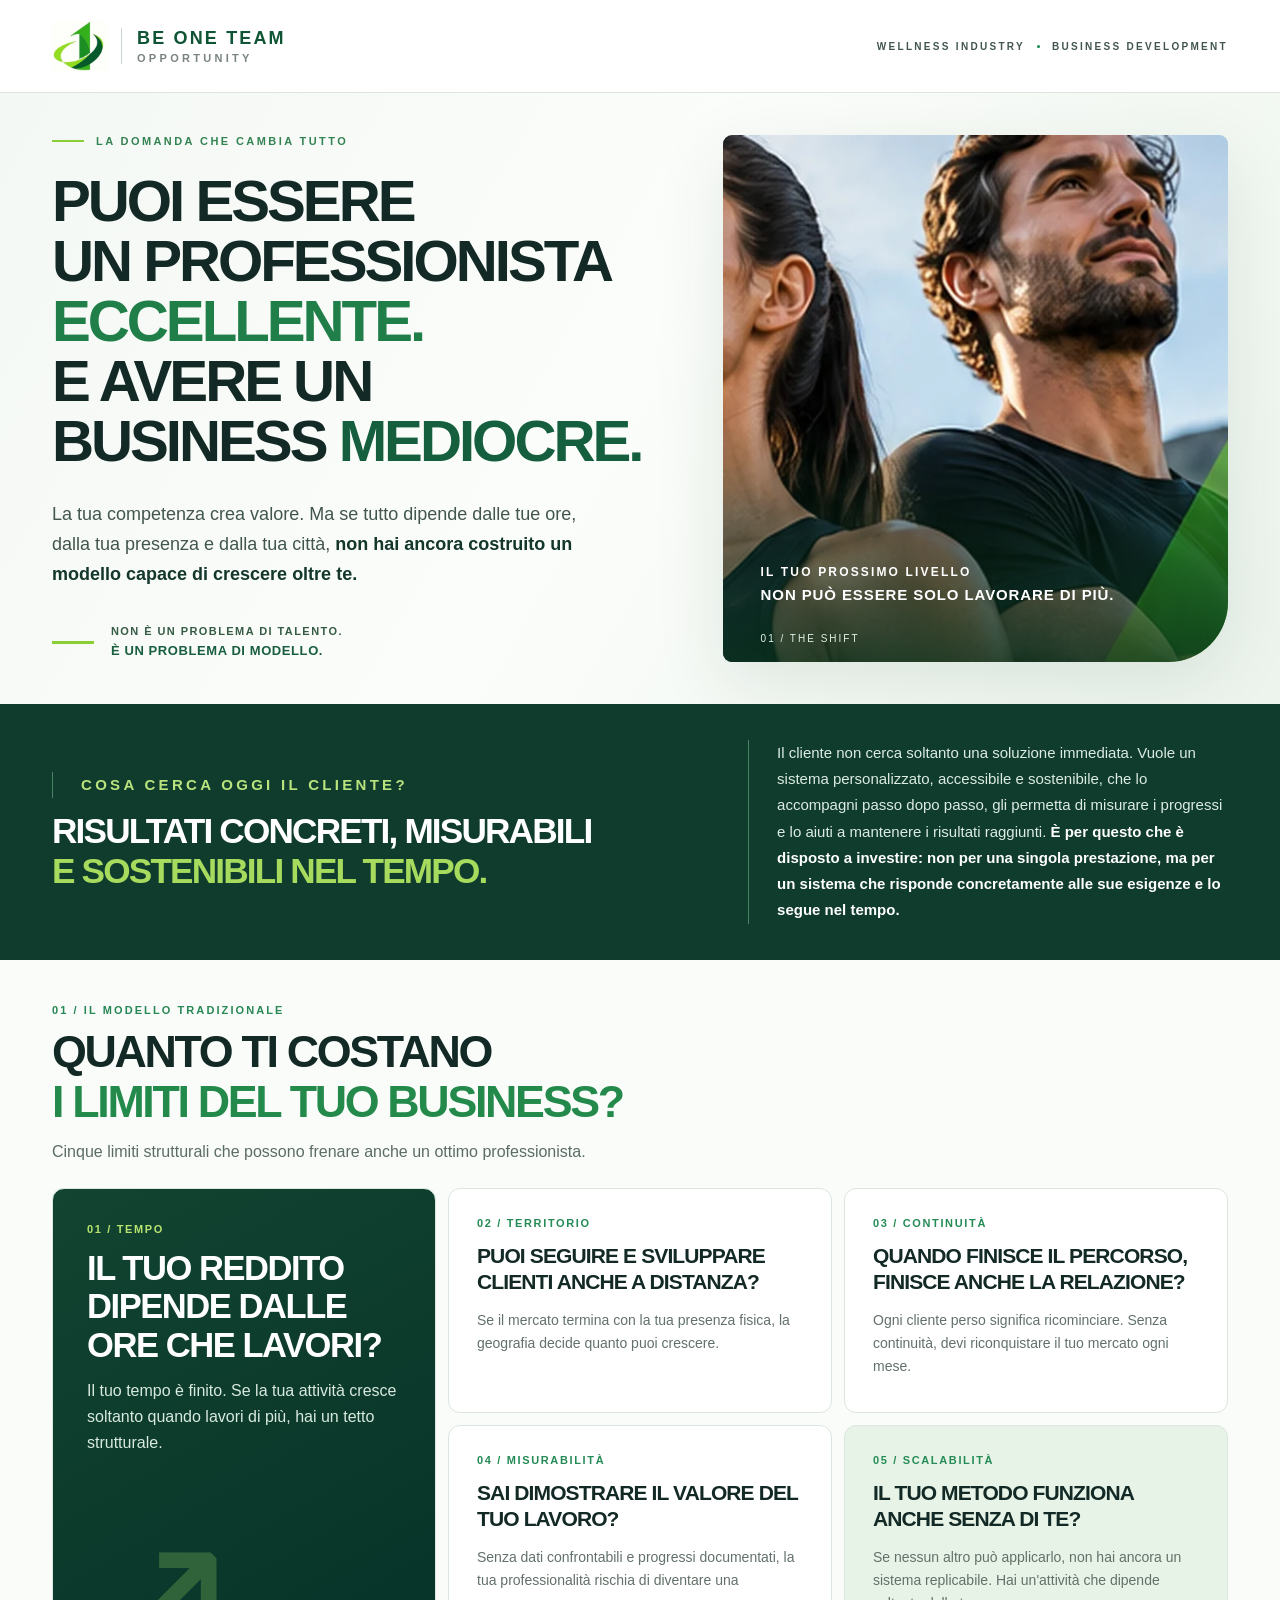
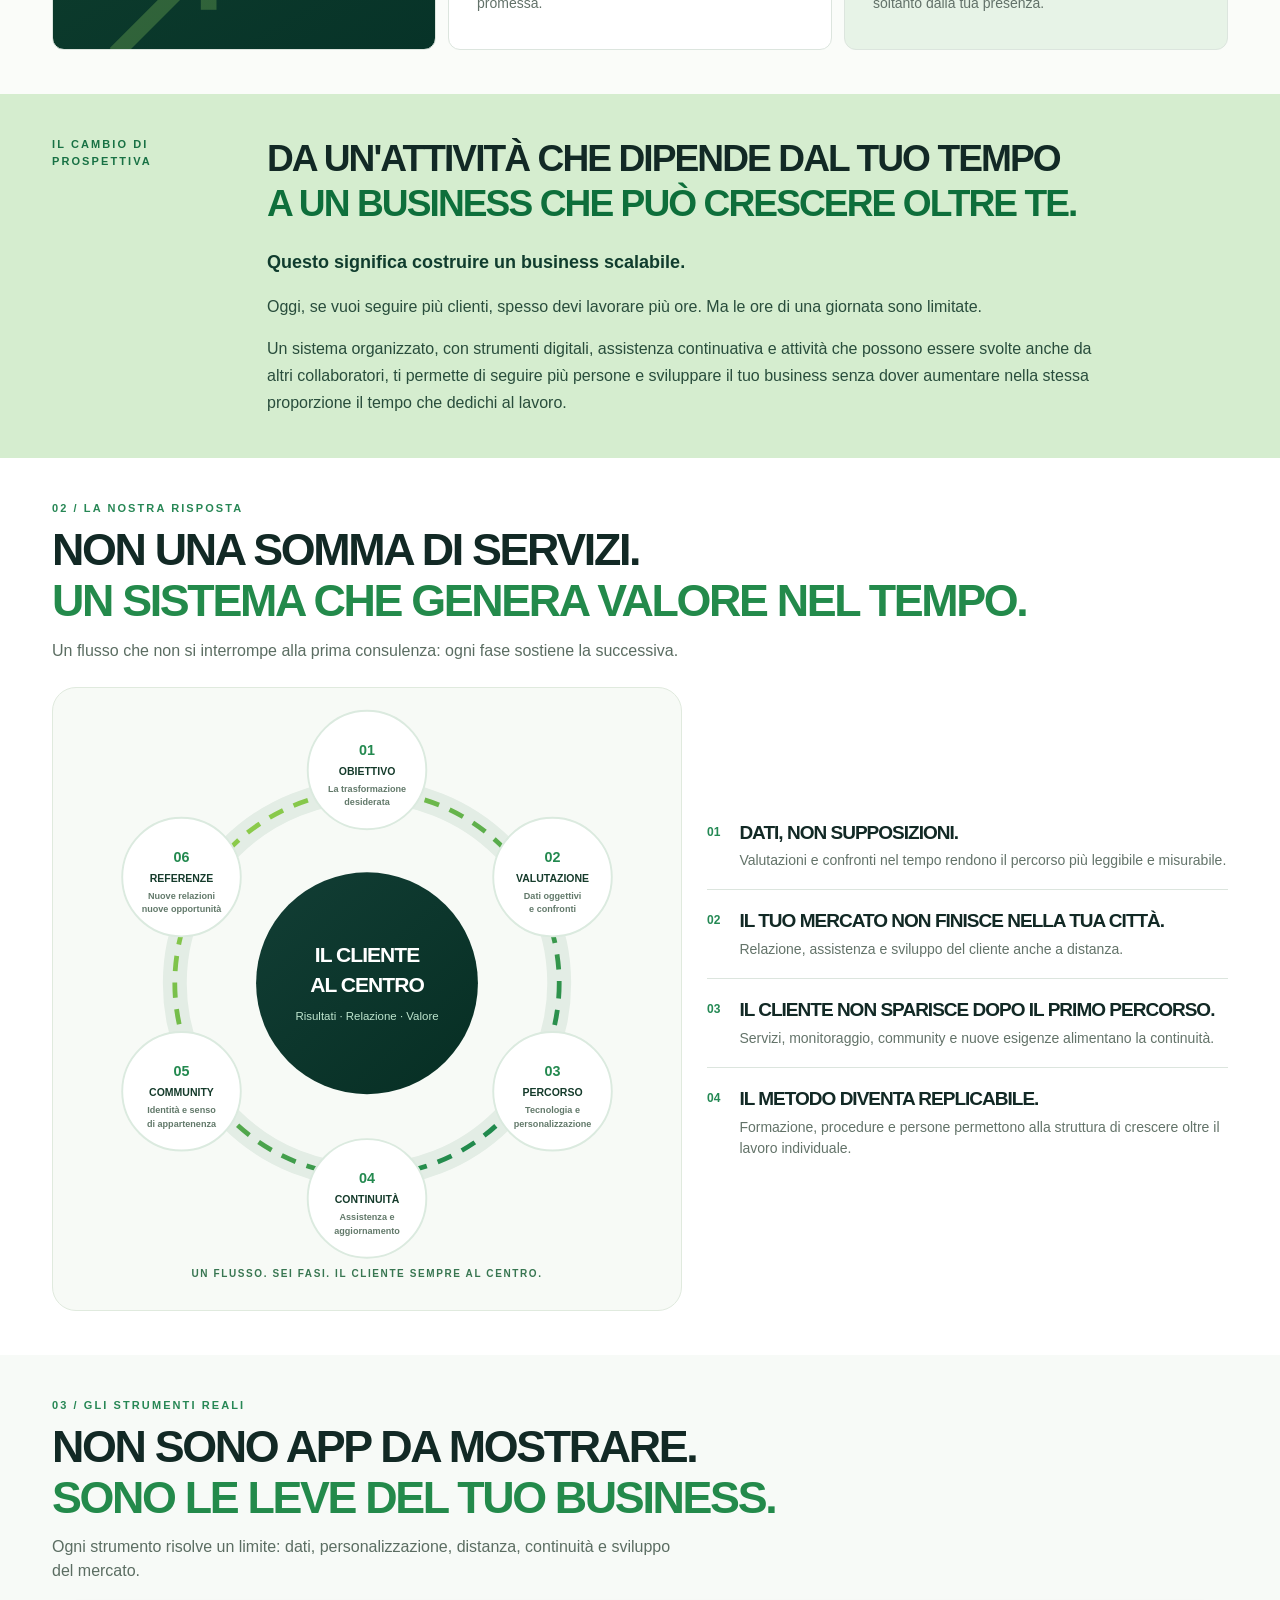
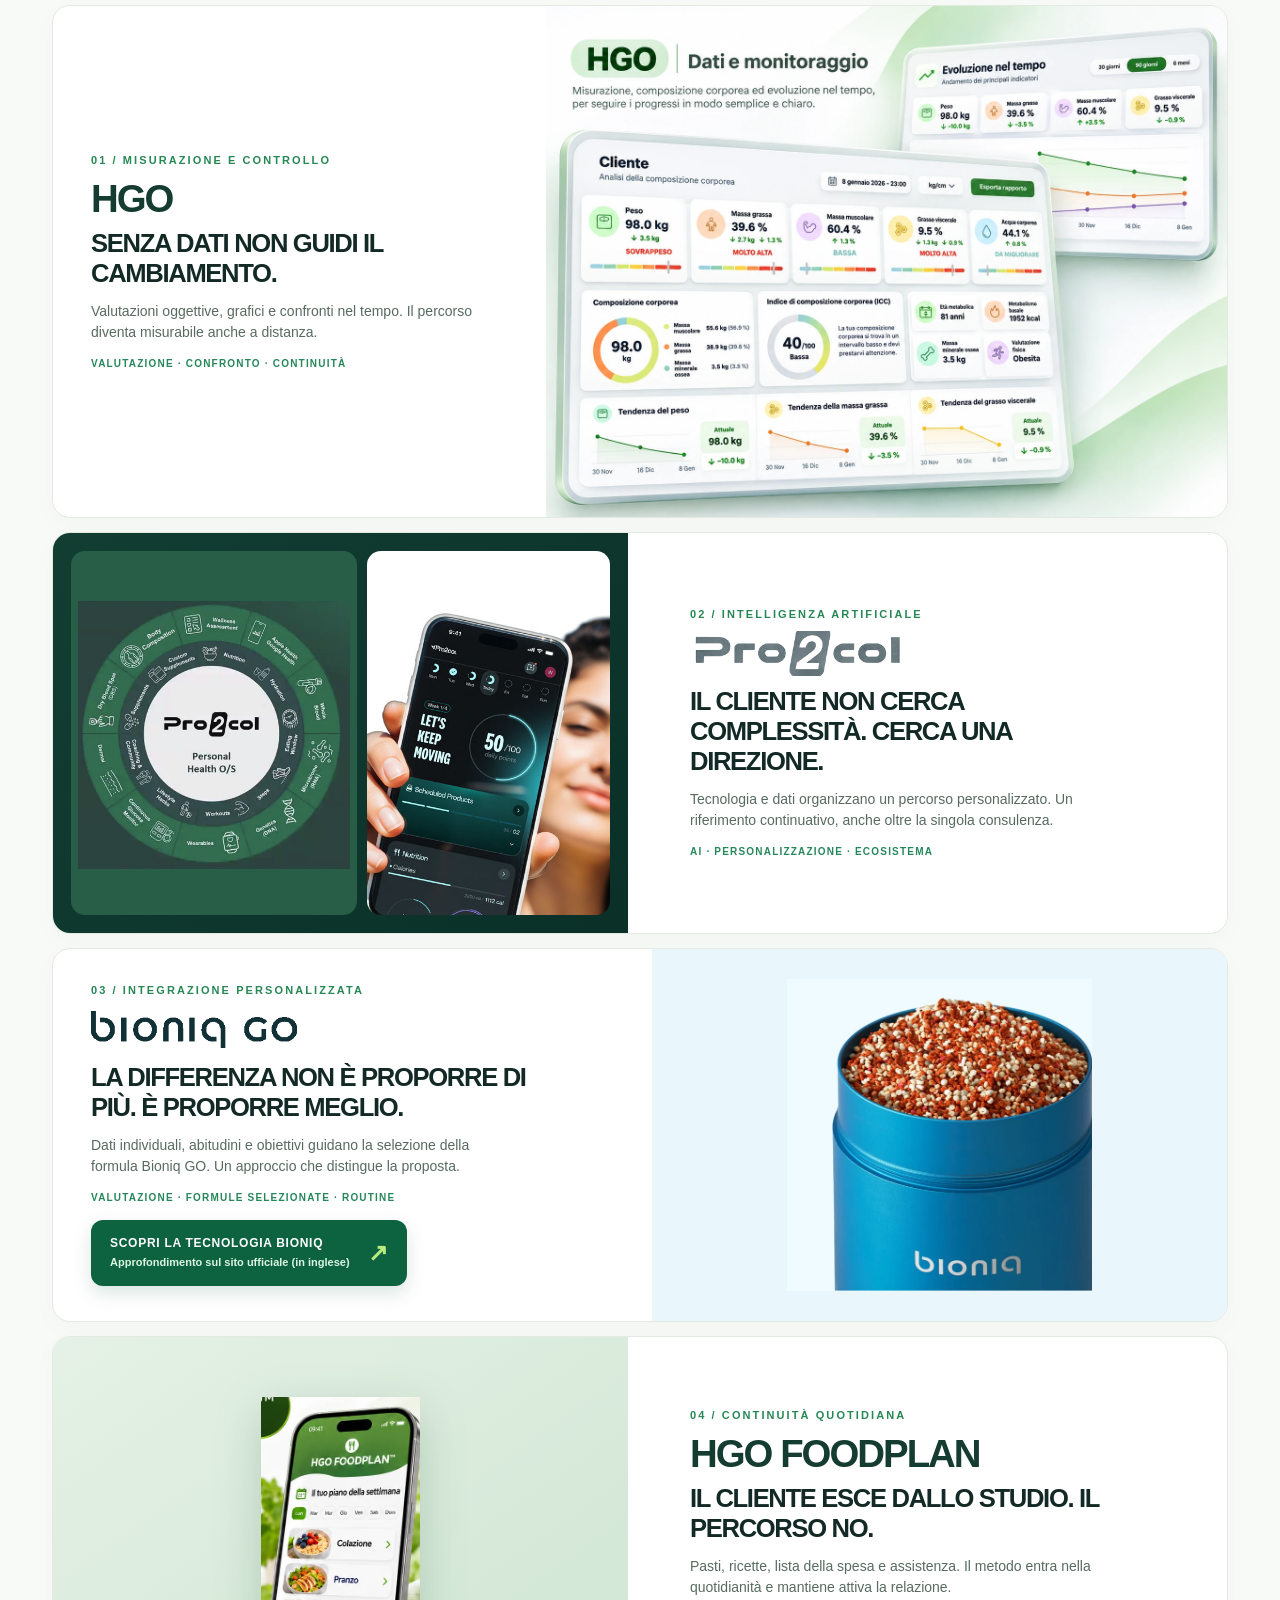
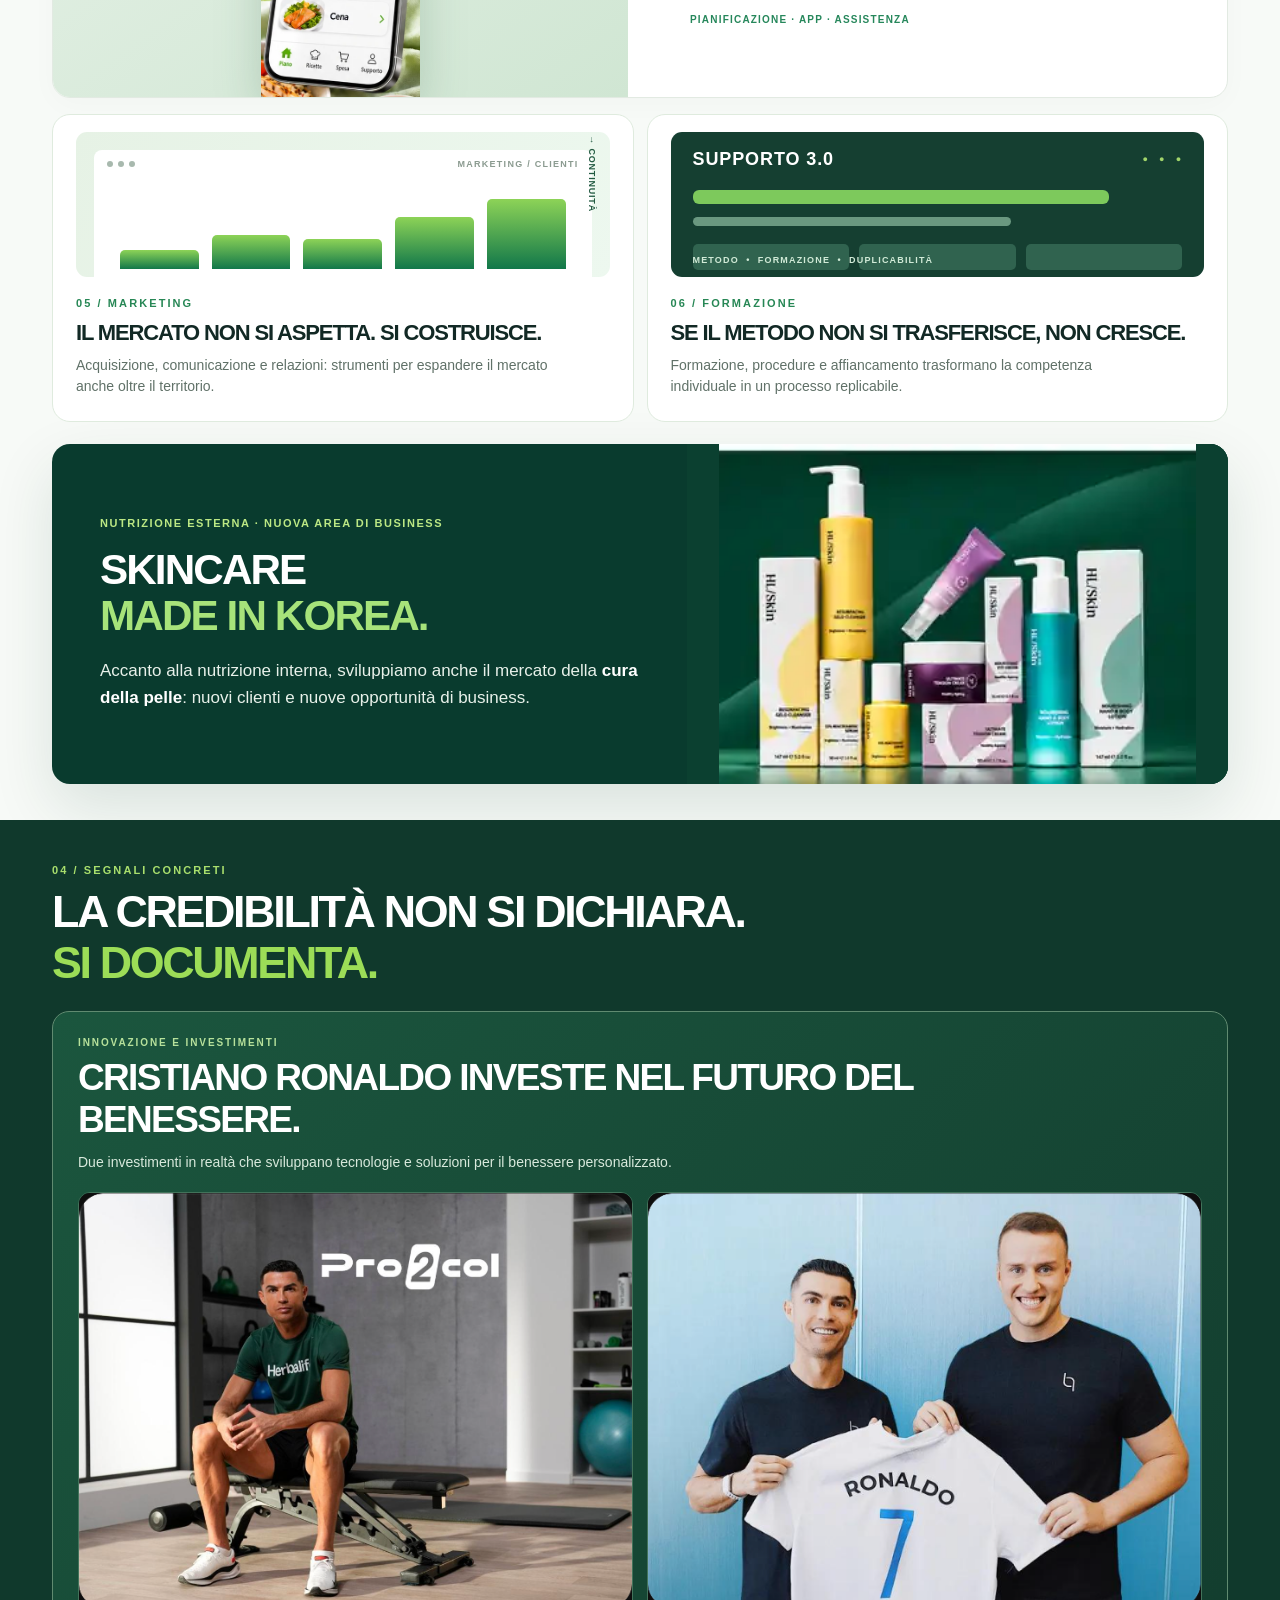
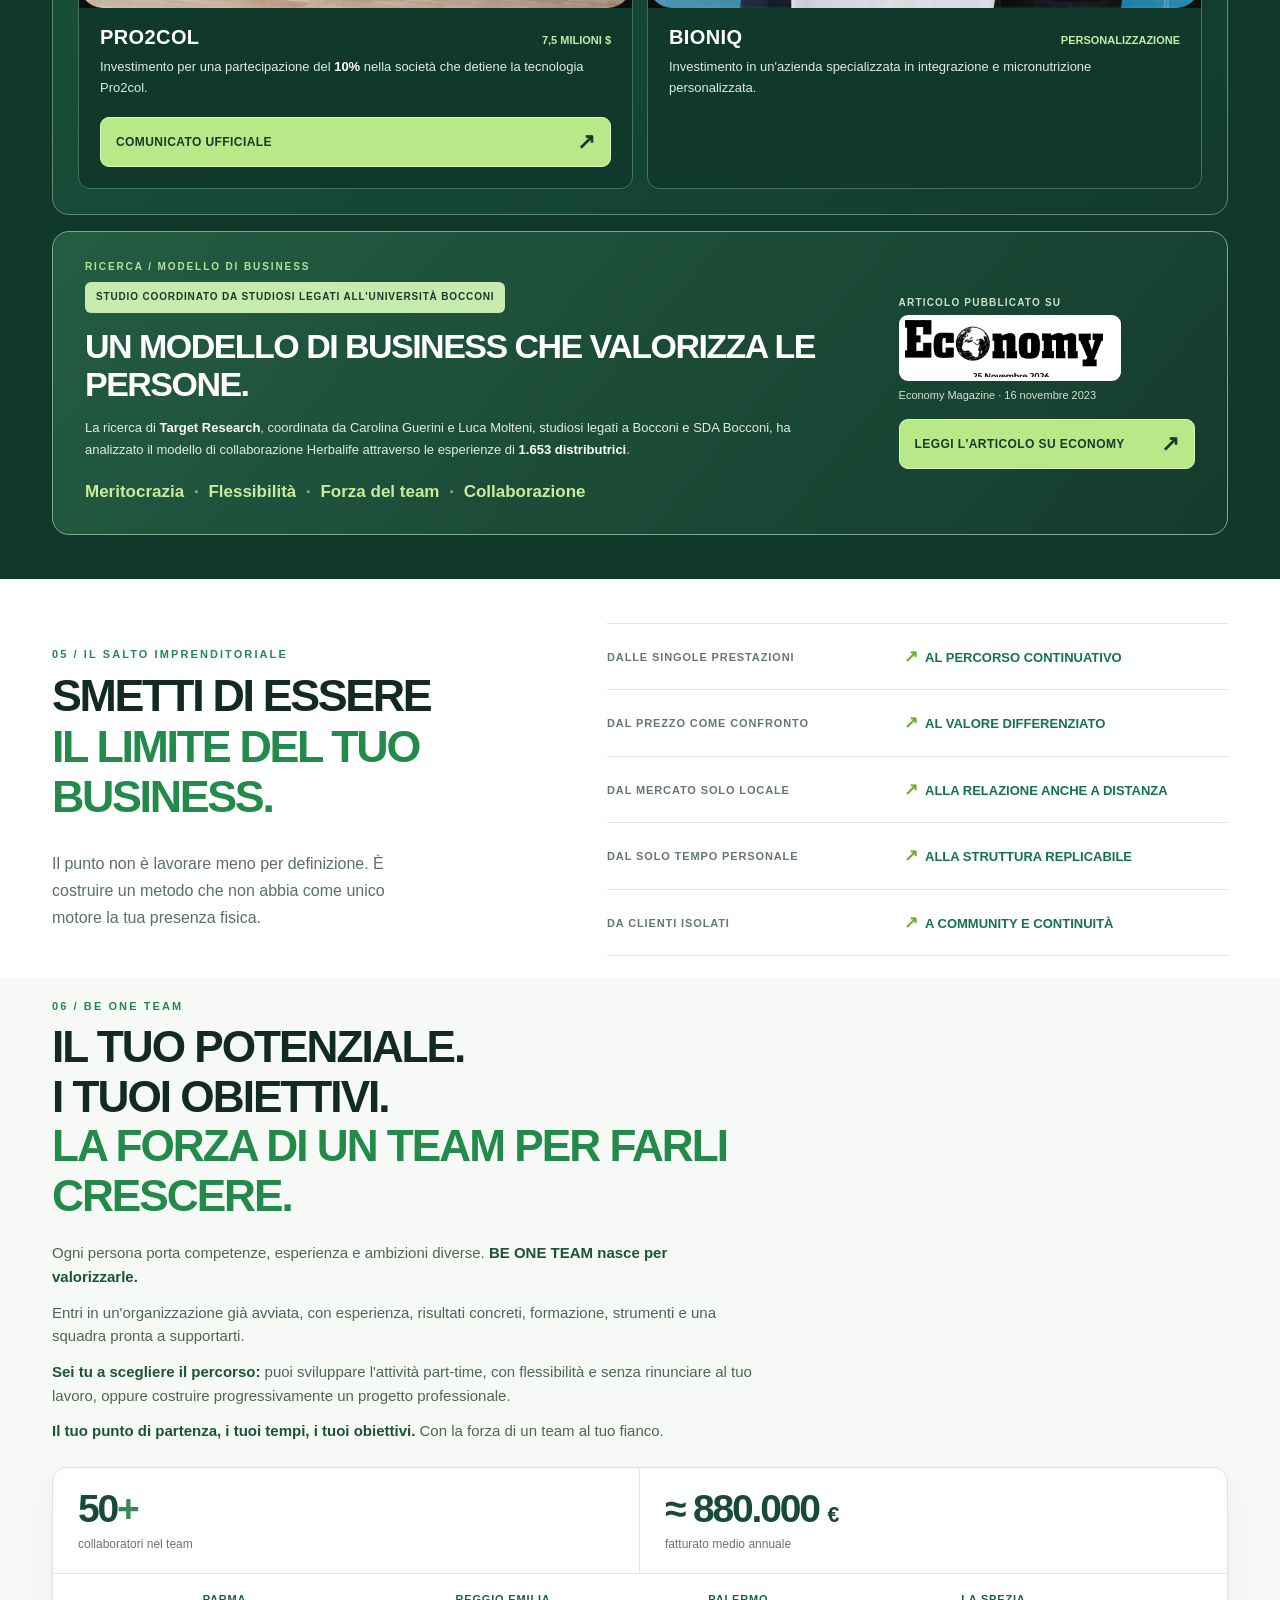
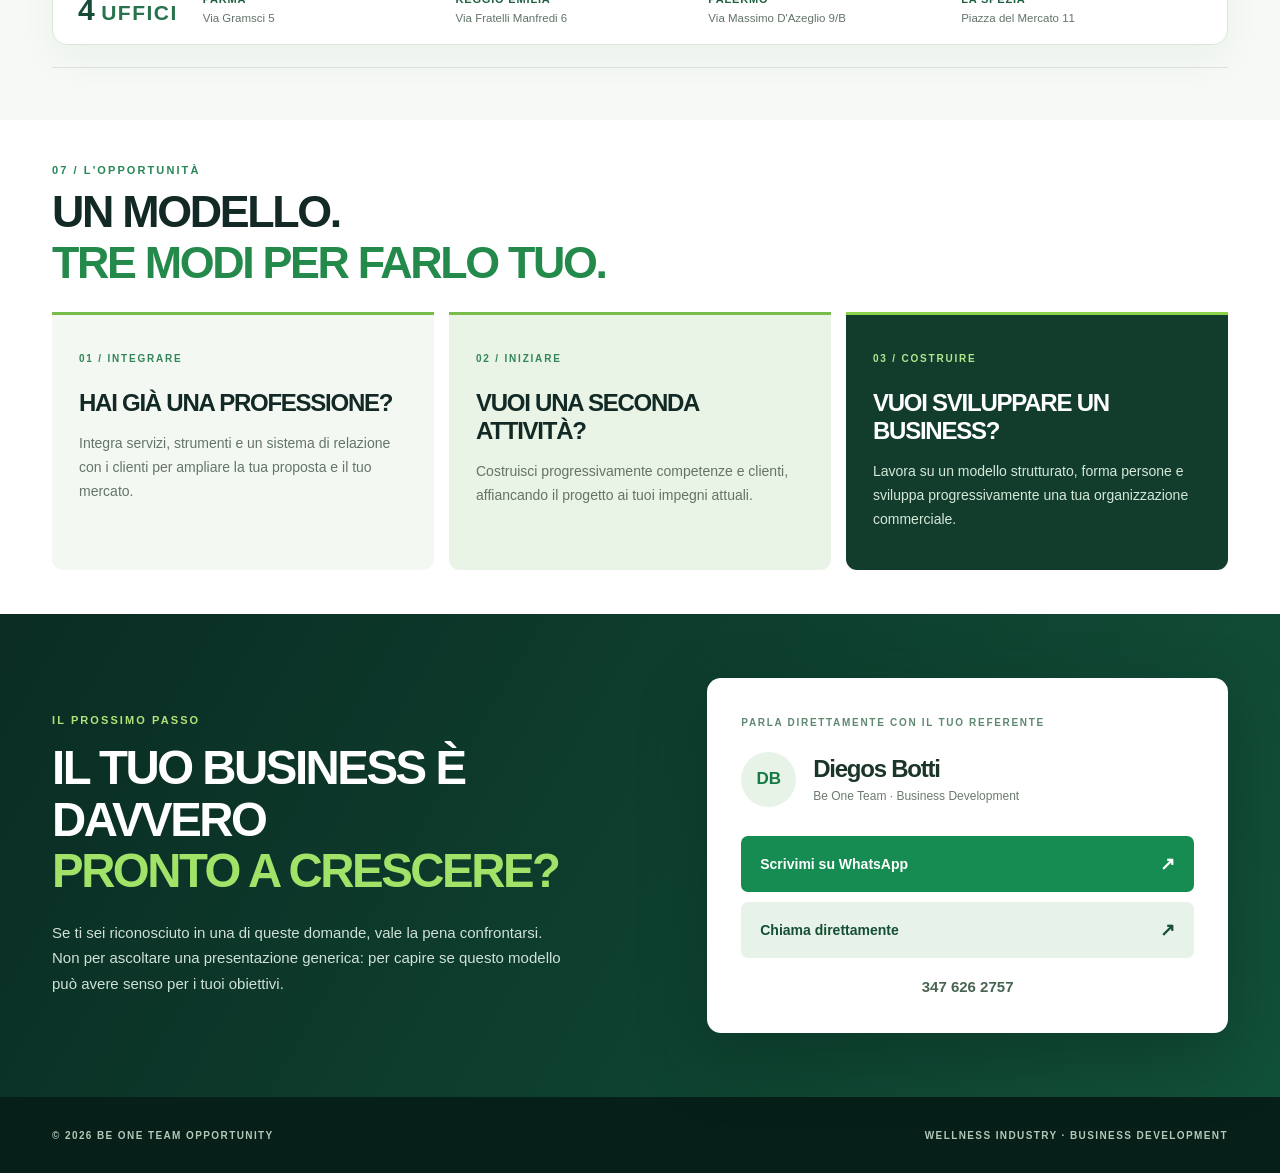
<file: site/moira/index.html>
<!doctype html>
<html lang="it">
<head>
<meta charset="utf-8" />
<meta name="viewport" content="width=device-width, initial-scale=1" />
<meta name="theme-color" content="#f6f9f5" />
<meta name="description" content="BE ONE TEAM Opportunity: un modello di business nella Wellness Industry che integra tecnologia, metodo, marketing e sviluppo professionale." />
<meta property="og:type" content="website" />
<meta property="og:title" content="Be One Team Opportunity — Moira Laudato" />
<meta property="og:description" content="Puoi essere eccellente nel tuo lavoro. E avere un modello di business mediocre. Scopri un'altra struttura per crescere nella Wellness Industry." />
<title>Moira Laudato | Be One Team Opportunity</title>
<link rel="icon" href="../assets/be-one-team.jpg" />
<link rel="stylesheet" href="../styles.css?v=5.12" />
<style id="skincare-compact-layout">
/* SOLO HOMEPAGE: area skincare con foto prodotti nitida e layout responsivo */
#nutrizione-esterna.outer-wellness{padding:12px 0 49px!important}
#nutrizione-esterna .outer-wellness__panel{display:grid;grid-template-columns:minmax(0,1.08fr) minmax(0,.92fr);min-height:340px;align-items:stretch;border-radius:18px;background:#093b2e}
#nutrizione-esterna .outer-wellness__content{padding:clamp(26px,4vw,48px);min-width:0;align-self:center}
#nutrizione-esterna .outer-wellness__eyebrow{font-size:11px;letter-spacing:.14em;margin-bottom:16px;line-height:1.4}
#nutrizione-esterna .outer-wellness__content h2{font-size:clamp(31px,3.3vw,46px);line-height:1.08;letter-spacing:-.045em}
#nutrizione-esterna .outer-wellness__content .outer-wellness__lead{font-size:clamp(14px,1.35vw,17px);line-height:1.58;margin-top:20px;color:#e8f1ea}
#nutrizione-esterna .outer-wellness__visual{position:relative;height:auto;min-height:330px;background:#0b4030;align-self:stretch;overflow:hidden}
#nutrizione-esterna .outer-wellness__visual img{position:absolute;inset:0;width:100%;height:100%;object-fit:contain;object-position:center bottom;background:#0b4030}
#nutrizione-esterna .outer-wellness__visual::after{display:none}
@media(max-width:760px){
 #nutrizione-esterna.outer-wellness{padding:10px 0 35px!important}
 #nutrizione-esterna .outer-wellness__panel{grid-template-columns:1fr;min-height:0}
 #nutrizione-esterna .outer-wellness__content{padding:27px 25px 18px}
 #nutrizione-esterna .outer-wellness__eyebrow{font-size:9px;letter-spacing:.08em;margin-bottom:11px}
 #nutrizione-esterna .outer-wellness__content h2{font-size:clamp(29px,7vw,39px)}
 #nutrizione-esterna .outer-wellness__content .outer-wellness__lead{font-size:14px;line-height:1.5;margin-top:16px}
 #nutrizione-esterna .outer-wellness__visual{height:270px;min-height:270px}
}
@media(max-width:400px){
 #nutrizione-esterna .outer-wellness__content{padding:24px 20px 17px}
 #nutrizione-esterna .outer-wellness__visual{height:240px;min-height:240px}
}
</style>
<style id="homepage-deep-links">
/* Bioniq: approfondimento visibile nelle varianti dei membri. */
.tool__deep-link{display:grid;grid-template-columns:minmax(0,1fr) auto;gap:3px 18px;align-items:center;width:fit-content;max-width:100%;margin-top:17px;padding:15px 19px;border-radius:12px;background:#0d6240;color:#fff!important;text-decoration:none!important;box-shadow:0 7px 18px rgba(7,80,49,.15);transition:background-color .2s ease,transform .2s ease}
.tool__deep-link-main{grid-column:1;display:block;font-size:12px;font-weight:850;letter-spacing:.06em;line-height:1.4;color:#fff!important}
.tool__deep-link-sub{grid-column:1;display:block;font-size:11px;font-weight:650;line-height:1.45;color:#dcf5e2!important}
.tool__deep-link-arrow{grid-column:2;grid-row:1/3;font-size:24px;font-weight:600;color:#b7ec81!important}
.tool__deep-link:hover{background:#084e33;transform:translateY(-1px)}
.tool__deep-link:focus-visible{outline:3px solid #8bcf36;outline-offset:4px}
@media(max-width:480px){.tool__deep-link{width:100%;padding:14px 15px;gap:3px 10px}.tool__deep-link-main{font-size:11px}.tool__deep-link-sub{font-size:10px}}
@media(prefers-reduced-motion:reduce){.tool__deep-link{transition:none}.tool__deep-link:hover{transform:none}}
</style><style id="homepage-pro2col-duo">
/* Due immagini Pro2col originali nelle varianti dei membri. */
.tool--pro .pro-visual--duo{display:grid;grid-template-columns:1.08fr .92fr;gap:10px;align-items:stretch;justify-content:initial;padding:18px;background:linear-gradient(135deg,#123e32,#0a3028);min-height:400px;height:100%}
.pro-visual--duo figure{margin:0;min-width:0;overflow:hidden;border-radius:14px;background:#173f32;display:flex;align-items:center;justify-content:center}
.pro-visual--duo .pro-duo__diagram{padding:7px;background:#285e48}
.pro-visual--duo .pro-duo__diagram img{display:block;width:100%;height:auto;max-width:none;max-height:100%;aspect-ratio:1/1;object-fit:contain;border-radius:0;box-shadow:none}
.pro-visual--duo .pro-duo__app{background:#f0f4f0}
.pro-visual--duo .pro-duo__app img{display:block;width:100%;height:100%;max-width:none;object-fit:cover;object-position:50% 50%;border-radius:0;box-shadow:none}
@media(max-width:760px){.tool--pro .pro-visual--duo{grid-template-columns:1fr 1fr;height:auto;min-height:300px;padding:10px;gap:8px}.pro-visual--duo figure{min-height:270px}.pro-visual--duo .pro-duo__diagram{padding:4px}.pro-visual--duo .pro-duo__app img{min-height:270px}}
@media(max-width:480px){.tool--pro .pro-visual--duo{grid-template-columns:1fr;gap:10px;padding:12px;min-height:0}.pro-visual--duo figure{min-height:0}.pro-visual--duo .pro-duo__diagram{padding:8px}.pro-visual--duo .pro-duo__diagram img{width:100%;max-height:none}.pro-visual--duo .pro-duo__app{height:340px}.pro-visual--duo .pro-duo__app img{height:100%;min-height:0;object-position:center 42%}}
</style><style id="homepage-evidence-story">
/* Presentazione investimento Ronaldo + ricerca Bocconi. Solo pagine personalizzate dei membri. */
.evidence-story{display:grid;gap:16px}
.evidence-story__investments{padding:25px;background:linear-gradient(135deg,#1b563e,#123b2d);border:1px solid #608a70;border-radius:17px;overflow:hidden}
.evidence-story__lead{margin-bottom:19px}
.evidence-story__lead .proof__label{margin-bottom:9px;display:block}
.evidence-story__lead h3{font-size:clamp(26px,3vw,37px);letter-spacing:-.045em;line-height:1.13;max-width:850px;margin:0;color:#fff}
.evidence-story__lead>p{font-size:14px;color:#d8e9dc;line-height:1.6;margin-top:10px}
.evidence-story__pair{display:grid;grid-template-columns:repeat(2,minmax(0,1fr));gap:14px}
.evidence-story__project{min-width:0;overflow:hidden;border-radius:12px;background:#10392c;border:1px solid #42725a;display:flex;flex-direction:column}
.evidence-story__photo{aspect-ratio:4/3;width:100%;overflow:hidden;position:relative;background:#173b31}
.evidence-story__photo img{display:block;position:absolute;top:-7.08%;height:auto;width:214.69%;max-width:none;border-radius:0}
.evidence-story__photo--pro2col img{left:-2.66%}
.evidence-story__photo--bioniq img{left:-104.85%}
.evidence-story__project-copy{display:flex;flex-direction:column;align-items:stretch;flex:1;padding:18px 21px 21px}
.evidence-story__project-top{display:flex;align-items:baseline;justify-content:space-between;gap:9px}
.evidence-story__project-top strong{font-size:20px;color:#fff;letter-spacing:.02em}
.evidence-story__project-top>span{font-size:11px;font-weight:850;color:#c9e9ab;white-space:nowrap}
.evidence-story__project-copy p{font-size:13px;line-height:1.6;color:#dbece0;margin:8px 0 19px;flex:1}
.evidence-story__project-copy p strong{color:#fff}
.evidence-story a.evidence-story__button{display:flex;align-items:center;justify-content:space-between;gap:12px;background:#b9e889;color:#133d2a!important;padding:13px 15px;border-radius:9px;border:1px solid #dbf6c4;text-decoration:none;font-size:12px;font-weight:850;letter-spacing:.035em;line-height:1.4}
.evidence-story a.evidence-story__button:hover{background:#d2f4ad}
.evidence-story a.evidence-story__button:focus-visible{outline:3px solid #fff;outline-offset:3px}
.evidence-story__button>span:last-child{font-size:22px;line-height:1}
.evidence-story__research{padding:29px 32px;background:linear-gradient(130deg,#245c43,#143b2d);border:1px solid #7da991;border-radius:17px;display:grid;grid-template-columns:minmax(0,1.45fr) minmax(240px,.55fr);gap:32px;align-items:center}
.evidence-story__research-copy .proof__label{display:block;margin-bottom:10px}
.evidence-story__academic{font-size:10px;letter-spacing:.085em;line-height:1.45;font-weight:850;color:#183a29;background:#c7ebae;border-radius:6px;padding:8px 11px;display:inline-block;margin-bottom:14px}
.evidence-story__research h3{font-size:clamp(25px,2.7vw,34px);line-height:1.12;letter-spacing:-.045em;color:#fff;margin:0}
.evidence-story__research-copy>p{font-size:13px;line-height:1.68;margin-top:14px;color:#deeee0;max-width:740px}
.evidence-story__research-copy>p strong{color:#fff}
.evidence-story__research-copy p.evidence-story__values{font-size:clamp(14px,1.45vw,17px);font-weight:770;color:#c9ec9b;line-height:1.6;margin-top:17px}
.evidence-story__values span{margin:0 5px;color:#9fb98d}
.evidence-story__research-link{min-width:0;display:flex;flex-direction:column;gap:13px}
.evidence-story__publisher{display:flex;flex-direction:column;gap:7px}
.evidence-story__publisher>span{color:#c9e4cb;font-weight:780;font-size:10px;letter-spacing:.12em}
.evidence-story__publisher-logo{width:222px;max-width:100%;height:66px;background:#fff;border-radius:9px;position:relative;overflow:hidden;border:4px solid #fff}
.evidence-story__publisher-logo img{position:absolute;display:block;width:242px;max-width:none;height:auto;left:-31px;top:-31px}
.evidence-story__publisher small{font-size:11px;color:#cee2d5;line-height:1.4}
.evidence-story .evidence-story__button--research{width:100%;margin-top:3px}
.evidence-story+.evidence__bottom{margin-top:23px}
@media(max-width:780px){.evidence-story__research{grid-template-columns:1fr;gap:23px;padding:26px}.evidence-story__research-link{display:grid;grid-template-columns:1fr 1fr;align-items:center;gap:12px}.evidence-story__pair{gap:11px}.evidence-story__investments{padding:19px}.evidence-story__project-copy{padding:15px}.evidence-story__project-top{flex-wrap:wrap}.evidence-story__project-top strong{font-size:18px}}
@media(max-width:560px){.evidence-story__pair{grid-template-columns:1fr;gap:13px}.evidence-story__investments{padding:17px}.evidence-story__lead h3{font-size:27px}.evidence-story__photo{aspect-ratio:4/3}.evidence-story__project-copy{padding:15px 16px 18px}.evidence-story__research{padding:22px 18px;gap:22px}.evidence-story__research h3{font-size:27px}.evidence-story__research-link{display:flex;gap:12px}.evidence-story__research-copy p.evidence-story__values{font-size:15px}.evidence-story__values span{margin:0 3px}}
</style>
<script src="../members.js" defer></script>
<script src="../app.js" defer></script>
</head>
<body>
<a class="skip-link" href="#main">Vai al contenuto</a>
<header class="header" id="top"><div class="wrap header__inner">
  <div class="brand" aria-label="Be One Team Opportunity">
    <img src="../assets/be-one-team.jpg" alt="Logo Be One Team" width="63" height="78" />
    <span class="brand__word"><strong>BE ONE TEAM</strong><span>OPPORTUNITY</span></span>
  </div>
  <div class="header__sector">WELLNESS INDUSTRY <span class="header__separator"></span> BUSINESS DEVELOPMENT</div>
</div></header>
<main id="main">
  <section class="hero" aria-labelledby="hero-title">
    <div class="wrap hero__grid">
      <div class="hero__content">
        <p class="eyebrow"><i></i> LA DOMANDA CHE CAMBIA TUTTO</p>
        <h1 id="hero-title">PUOI ESSERE<br>UN PROFESSIONISTA<br><span>ECCELLENTE.</span><br>E AVERE UN<br>BUSINESS <em>MEDIOCRE.</em></h1>
        <p class="hero__intro">La tua competenza crea valore. Ma se tutto dipende dalle tue ore, dalla tua presenza e dalla tua città, <strong>non hai ancora costruito un modello capace di crescere oltre te.</strong></p>
        <div class="hero__bottom"><span class="hero__line"></span><span>NON È UN PROBLEMA DI TALENTO.<br><strong>È UN PROBLEMA DI MODELLO.</strong></span></div>
      </div>
      <div class="hero__visual" aria-label="Professionisti del settore benessere e performance">
        <img src="../assets/wellness-people.webp" width="1000" height="556" alt="Due professionisti della Wellness Industry" fetchpriority="high" />
        <div class="hero__visual-shadow"></div>
        <div class="hero__visual-label">IL TUO PROSSIMO LIVELLO<br><b>NON PUÒ ESSERE SOLO LAVORARE DI PIÙ.</b></div>
        <div class="hero__visual-index">01 / THE SHIFT</div>
      </div>
    </div>
  </section>

  <section class="statement" aria-labelledby="statement-title"><div class="wrap statement__grid">
    <div><p class="kicker">COSA CERCA OGGI IL CLIENTE?</p><h2 id="statement-title">RISULTATI CONCRETI, MISURABILI<br><em>E SOSTENIBILI NEL TEMPO.</em></h2></div>
    <p>Il cliente non cerca soltanto una soluzione immediata. Vuole un sistema personalizzato, accessibile e sostenibile, che lo accompagni passo dopo passo, gli permetta di misurare i progressi e lo aiuti a mantenere i risultati raggiunti. <strong>È per questo che è disposto a investire: non per una singola prestazione, ma per un sistema che risponde concretamente alle sue esigenze e lo segue nel tempo.</strong></p>
  </div></section>

  <section class="limits section" id="limiti" aria-labelledby="limits-title"><div class="wrap">
    <div class="section__heading"><span class="section__num">01 / IL MODELLO TRADIZIONALE</span><h2 id="limits-title">QUANTO TI COSTANO<br><em>I LIMITI DEL TUO BUSINESS?</em></h2><p>Cinque limiti strutturali che possono frenare anche un ottimo professionista.</p></div>
    <div class="limit-grid">
      <article class="limit limit--featured"><span class="limit__index">01 / TEMPO</span><h3>IL TUO REDDITO DIPENDE DALLE ORE CHE LAVORI?</h3><p>Il tuo tempo è finito. Se la tua attività cresce soltanto quando lavori di più, hai un tetto strutturale.</p><span class="limit__mark" aria-hidden="true">↗</span></article>
      <article class="limit"><span class="limit__index">02 / TERRITORIO</span><h3>PUOI SEGUIRE E SVILUPPARE CLIENTI ANCHE A DISTANZA?</h3><p>Se il mercato termina con la tua presenza fisica, la geografia decide quanto puoi crescere.</p></article>
      <article class="limit"><span class="limit__index">03 / CONTINUITÀ</span><h3>QUANDO FINISCE IL PERCORSO, FINISCE ANCHE LA RELAZIONE?</h3><p>Ogni cliente perso significa ricominciare. Senza continuità, devi riconquistare il tuo mercato ogni mese.</p></article>
      <article class="limit"><span class="limit__index">04 / MISURABILITÀ</span><h3>SAI DIMOSTRARE IL VALORE DEL TUO LAVORO?</h3><p>Senza dati confrontabili e progressi documentati, la tua professionalità rischia di diventare una promessa.</p></article>
      <article class="limit limit--closing"><span class="limit__index">05 / SCALABILITÀ</span><h3>IL TUO METODO FUNZIONA ANCHE SENZA DI TE?</h3><p>Se nessun altro può applicarlo, non hai ancora un sistema replicabile. Hai un'attività che dipende soltanto dalla tua presenza.</p></article>
    </div>
  </div></section>

  <section class="pivot" aria-labelledby="pivot-title"><div class="wrap pivot__inner">
    <span>IL CAMBIO DI PROSPETTIVA</span>
    <div class="pivot__copy">
      <h2 id="pivot-title">DA UN'ATTIVITÀ CHE DIPENDE DAL TUO TEMPO<br><em>A UN BUSINESS CHE PUÒ CRESCERE OLTRE TE.</em></h2>
      <p class="pivot__lead"><strong>Questo significa costruire un business scalabile.</strong></p>
      <p>Oggi, se vuoi seguire più clienti, spesso devi lavorare più ore. Ma le ore di una giornata sono limitate.</p>
      <p>Un sistema organizzato, con strumenti digitali, assistenza continuativa e attività che possono essere svolte anche da altri collaboratori, ti permette di seguire più persone e sviluppare il tuo business senza dover aumentare nella stessa proporzione il tempo che dedichi al lavoro.</p>
    </div>
  </div></section>

  <section class="system section" id="sistema" aria-labelledby="system-title"><div class="wrap">
    <div class="section__heading system__heading"><span class="section__num">02 / LA NOSTRA RISPOSTA</span><h2 id="system-title">NON UNA SOMMA DI SERVIZI.<br><em>UN SISTEMA CHE GENERA VALORE NEL TEMPO.</em></h2><p>Un flusso che non si interrompe alla prima consulenza: ogni fase sostiene la successiva.</p></div>
    <div class="system__grid">
      <figure class="system__diagram">
        <svg viewBox="0 0 640 590" role="img" aria-labelledby="flow-title flow-desc" xmlns="http://www.w3.org/2000/svg">
          <title id="flow-title">Sistema circolare di gestione del cliente</title><desc id="flow-desc">Sei fasi collegate: obiettivo, valutazione, percorso, continuità, community e referenze. Al centro il cliente e il suo percorso di trasformazione.</desc>
          <defs><linearGradient id="ringGradient" x1="0" y1="0" x2="1" y2="1"><stop stop-color="#a1d84a"/><stop offset="1" stop-color="#0a7c4d"/></linearGradient><linearGradient id="centerGradient" x1="0" y1="0" x2="0.9" y2="1"><stop stop-color="#123e35"/><stop offset="1" stop-color="#072f24"/></linearGradient></defs>
          <circle cx="320" cy="292" r="201" fill="none" stroke="#e3ede5" stroke-width="25"/>
          <circle cx="320" cy="292" r="201" fill="none" stroke="url(#ringGradient)" stroke-width="5" stroke-dasharray="16 12"/>
          <circle cx="320" cy="292" r="116" fill="url(#centerGradient)"/>
          <text x="320" y="270" fill="white" text-anchor="middle" class="svg-title">IL CLIENTE</text>
          <text x="320" y="301" fill="white" text-anchor="middle" class="svg-title">AL CENTRO</text>
          <text x="320" y="330" fill="#bfe6cf" text-anchor="middle" class="svg-subtitle">Risultati · Relazione · Valore</text>
          <g class="svg-step" transform="translate(320 69)"><circle r="62"/><text y="-16" class="svg-index">01</text><text y="5" class="svg-label">OBIETTIVO</text><text y="23" class="svg-small">La trasformazione</text><text y="37" class="svg-small">desiderata</text></g>
          <g class="svg-step" transform="translate(514 181)"><circle r="62"/><text y="-16" class="svg-index">02</text><text y="5" class="svg-label">VALUTAZIONE</text><text y="23" class="svg-small">Dati oggettivi</text><text y="37" class="svg-small">e confronti</text></g>
          <g class="svg-step" transform="translate(514 405)"><circle r="62"/><text y="-16" class="svg-index">03</text><text y="5" class="svg-label">PERCORSO</text><text y="23" class="svg-small">Tecnologia e</text><text y="37" class="svg-small">personalizzazione</text></g>
          <g class="svg-step" transform="translate(320 517)"><circle r="62"/><text y="-16" class="svg-index">04</text><text y="5" class="svg-label">CONTINUITÀ</text><text y="23" class="svg-small">Assistenza e</text><text y="37" class="svg-small">aggiornamento</text></g>
          <g class="svg-step" transform="translate(126 405)"><circle r="62"/><text y="-16" class="svg-index">05</text><text y="5" class="svg-label">COMMUNITY</text><text y="23" class="svg-small">Identità e senso</text><text y="37" class="svg-small">di appartenenza</text></g>
          <g class="svg-step" transform="translate(126 181)"><circle r="62"/><text y="-16" class="svg-index">06</text><text y="5" class="svg-label">REFERENZE</text><text y="23" class="svg-small">Nuove relazioni</text><text y="37" class="svg-small">nuove opportunità</text></g>
        </svg>
        <figcaption>UN FLUSSO. SEI FASI. IL CLIENTE SEMPRE AL CENTRO.</figcaption>
      </figure>
      <div class="system__benefits">
        <div class="benefit"><span>01</span><div><h3>DATI, NON SUPPOSIZIONI.</h3><p>Valutazioni e confronti nel tempo rendono il percorso più leggibile e misurabile.</p></div></div>
        <div class="benefit"><span>02</span><div><h3>IL TUO MERCATO NON FINISCE NELLA TUA CITTÀ.</h3><p>Relazione, assistenza e sviluppo del cliente anche a distanza.</p></div></div>
        <div class="benefit"><span>03</span><div><h3>IL CLIENTE NON SPARISCE DOPO IL PRIMO PERCORSO.</h3><p>Servizi, monitoraggio, community e nuove esigenze alimentano la continuità.</p></div></div>
        <div class="benefit"><span>04</span><div><h3>IL METODO DIVENTA REPLICABILE.</h3><p>Formazione, procedure e persone permettono alla struttura di crescere oltre il lavoro individuale.</p></div></div>
      </div>
    </div>
  </div></section>

  <section class="tools section" id="strumenti" aria-labelledby="tools-title"><div class="wrap">
    <div class="section__heading"><span class="section__num">03 / GLI STRUMENTI REALI</span><h2 id="tools-title">NON SONO APP DA MOSTRARE.<br><em>SONO LE LEVE DEL TUO BUSINESS.</em></h2><p>Ogni strumento risolve un limite: dati, personalizzazione, distanza, continuità e sviluppo del mercato.</p></div>
    <div class="tool tool--hgo">
      <div class="tool__copy"><span class="tool__tag">01 / MISURAZIONE E CONTROLLO</span><h3>HGO</h3><h4>SENZA DATI NON GUIDI IL CAMBIAMENTO.</h4><p>Valutazioni oggettive, grafici e confronti nel tempo. Il percorso diventa misurabile anche a distanza.</p><span class="tool__keywords">VALUTAZIONE · CONFRONTO · CONTINUITÀ</span></div>
      <div class="tool__visual hgo-visual"><img src="../assets/hgo-dashboard-nuovo.webp" alt="Illustrazione della dashboard HGO con valutazione della composizione corporea e monitoraggio dell’evoluzione nel tempo" loading="lazy" width="1448" height="1086" /></div>
    </div>
    <div class="tool tool--pro">
      <div class="tool__visual pro-visual pro-visual--duo" aria-label="Ecosistema Pro2col e applicazione digitale">
        <figure class="pro-duo__diagram"><img src="../assets/pro2col-ecosistema-originale.png" alt="Infografica Pro2col Personal Health O/S: schema circolare di dati, servizi, nutrizione e monitoraggio del benessere" loading="lazy" width="1016" height="1000" /></figure>
        <figure class="pro-duo__app"><img src="../assets/pro2col-app-persona-originale.png" alt="Persona che mostra sul telefono l'app Pro2col con il monitoraggio quotidiano" loading="lazy" width="488" height="642" /></figure>
      </div>
      <div class="tool__copy"><span class="tool__tag">02 / INTELLIGENZA ARTIFICIALE</span><img class="tool__logo pro-logo" src="../assets/pro2col-logo.png" alt="Logo originale Pro2col" loading="lazy" width="363" height="76" /><h4>IL CLIENTE NON CERCA COMPLESSITÀ. CERCA UNA DIREZIONE.</h4><p>Tecnologia e dati organizzano un percorso personalizzato. Un riferimento continuativo, anche oltre la singola consulenza.</p><span class="tool__keywords">AI · PERSONALIZZAZIONE · ECOSISTEMA</span></div>
    </div>
    <div class="tool tool--bioniq">
      <div class="tool__copy"><span class="tool__tag">03 / INTEGRAZIONE PERSONALIZZATA</span><img class="tool__logo bioniq-logo" src="../assets/bioniq-logo.png" alt="Logo originale Bioniq GO" loading="lazy" width="348" height="62" /><h4>LA DIFFERENZA NON È PROPORRE DI PIÙ. È PROPORRE MEGLIO.</h4><p>Dati individuali, abitudini e obiettivi guidano la selezione della formula Bioniq GO. Un approccio che distingue la proposta.</p><span class="tool__keywords">VALUTAZIONE · FORMULE SELEZIONATE · ROUTINE</span><a class="tool__deep-link" href="https://www.bioniq.com/" target="_blank" rel="noopener noreferrer" aria-label="Scopri Bioniq sul sito ufficiale in inglese"><span class="tool__deep-link-main">SCOPRI LA TECNOLOGIA BIONIQ</span><span class="tool__deep-link-sub">Approfondimento sul sito ufficiale (in inglese)</span><span class="tool__deep-link-arrow" aria-hidden="true">↗</span></a></div>
      <div class="tool__visual bio-visual"><img src="../assets/bioniq-product.webp" alt="Confezione originale Bioniq con formulazione in granuli" loading="lazy" width="650" height="665" /></div>
    </div>
    <div class="tool tool--foodplan">
      <div class="tool__visual food-visual"><img src="../assets/foodplan-phone.webp" alt="Schermata originale HGO FoodPlan con pianificazione dei pasti" loading="lazy" width="358" height="675" /></div>
      <div class="tool__copy"><span class="tool__tag">04 / CONTINUITÀ QUOTIDIANA</span><h3>HGO FOODPLAN</h3><h4>IL CLIENTE ESCE DALLO STUDIO. IL PERCORSO NO.</h4><p>Pasti, ricette, lista della spesa e assistenza. Il metodo entra nella quotidianità e mantiene attiva la relazione.</p><span class="tool__keywords">PIANIFICAZIONE · APP · ASSISTENZA</span></div>
    </div>
    <div class="support-pair"><div class="support-item"><div class="support-item__visual market-visual" aria-hidden="true"><div class="browser-bar"><i></i><i></i><i></i><span>MARKETING / CLIENTI</span></div><div class="market-bars"><span></span><span></span><span></span><span></span><span></span></div><div class="market-ribbon">ACQUISIZIONE → RELAZIONE → CONTINUITÀ</div></div><span class="tool__tag">05 / MARKETING</span><h3>IL MERCATO NON SI ASPETTA. SI COSTRUISCE.</h3><p>Acquisizione, comunicazione e relazioni: strumenti per espandere il mercato anche oltre il territorio.</p></div><div class="support-item"><div class="support-item__visual training-visual" aria-hidden="true"><div class="training-top">SUPPORTO 3.0 <span>● &nbsp; ● &nbsp; ●</span></div><div class="training-line big"></div><div class="training-line"></div><div class="training-cells"><span></span><span></span><span></span></div><div class="training-bottom">METODO &nbsp;•&nbsp; FORMAZIONE &nbsp;•&nbsp; DUPLICABILITÀ</div></div><span class="tool__tag">06 / FORMAZIONE</span><h3>SE IL METODO NON SI TRASFERISCE, NON CRESCE.</h3><p>Formazione, procedure e affiancamento trasformano la competenza individuale in un processo replicabile.</p></div></div>
  </div></section>

  <section class="outer-wellness section" id="nutrizione-esterna" aria-labelledby="outer-wellness-title"><div class="wrap">
  <div class="outer-wellness__panel">
    <div class="outer-wellness__content">
      <span class="outer-wellness__eyebrow">NUTRIZIONE ESTERNA · NUOVA AREA DI BUSINESS</span>
      <h2 id="outer-wellness-title">SKINCARE<br><em>MADE IN KOREA.</em></h2>
      <p class="outer-wellness__lead">Accanto alla nutrizione interna, sviluppiamo anche il mercato della <strong>cura della pelle</strong>: nuovi clienti e nuove opportunità di business.</p>
    </div>
    <div class="outer-wellness__visual">
      <img src="[data-uri]" alt="Linea skincare Made in Korea HL/Skin, prodotti per la cura della pelle" loading="lazy" decoding="async" width="360" height="257" />
    </div>
  </div>
</div></section>

  <section class="evidence section" id="credibilita" aria-labelledby="evidence-title"><div class="wrap">
    <div class="section__heading section__heading--light"><span class="section__num">04 / SEGNALI CONCRETI</span><h2 id="evidence-title">LA CREDIBILITÀ NON SI DICHIARA.<br><em>SI DOCUMENTA.</em></h2></div>

    <div class="evidence-story">
      <article class="evidence-story__investments" aria-labelledby="ronaldo-investments-title">
        <div class="evidence-story__lead">
          <span class="proof__label">INNOVAZIONE E INVESTIMENTI</span>
          <h3 id="ronaldo-investments-title">CRISTIANO RONALDO INVESTE NEL FUTURO DEL BENESSERE.</h3>
          <p>Due investimenti in realtà che sviluppano tecnologie e soluzioni per il benessere personalizzato.</p>
        </div>
        <div class="evidence-story__pair">
          <div class="evidence-story__project">
            <div class="evidence-story__photo evidence-story__photo--pro2col" role="img" aria-label="Cristiano Ronaldo con maglia Herbalife davanti al logo Pro2col">
              <img src="../assets/ronaldo-investimenti-foto.png" width="1374" height="926" loading="lazy" alt="" />
            </div>
            <div class="evidence-story__project-copy">
              <div class="evidence-story__project-top"><strong>PRO2COL</strong><span>7,5 MILIONI $</span></div>
              <p>Investimento per una partecipazione del <strong>10%</strong> nella società che detiene la tecnologia Pro2col.</p>
              <a class="evidence-story__button" href="https://nutraceuticalbusinessreview.com/cristiano-ronaldo-invests-7-5m-in-herbalife-pro2col-10-stake" target="_blank" rel="noopener noreferrer"><span>COMUNICATO UFFICIALE</span><span aria-hidden="true">↗</span></a>
            </div>
          </div>
          <div class="evidence-story__project">
            <div class="evidence-story__photo evidence-story__photo--bioniq" role="img" aria-label="Cristiano Ronaldo con un rappresentante Bioniq che mostrano la maglia Ronaldo numero 7">
              <img src="../assets/ronaldo-investimenti-foto.png" width="1374" height="926" loading="lazy" alt="" />
            </div>
            <div class="evidence-story__project-copy">
              <div class="evidence-story__project-top"><strong>BIONIQ</strong><span>PERSONALIZZAZIONE</span></div>
              <p>Investimento in un'azienda specializzata in integrazione e micronutrizione personalizzata.</p>
              
            </div>
          </div>
        </div>
      </article>
      <article class="evidence-story__research" aria-labelledby="research-model-title">
        <div class="evidence-story__research-copy">
          <span class="proof__label">RICERCA / MODELLO DI BUSINESS</span>
          <span class="evidence-story__academic">STUDIO COORDINATO DA STUDIOSI LEGATI ALL'UNIVERSITÀ BOCCONI</span>
          <h3 id="research-model-title">UN MODELLO DI BUSINESS CHE VALORIZZA LE PERSONE.</h3>
          <p>La ricerca di <strong>Target Research</strong>, coordinata da Carolina Guerini e Luca Molteni, studiosi legati a Bocconi e SDA Bocconi, ha analizzato il modello di collaborazione Herbalife attraverso le esperienze di <strong>1.653 distributrici</strong>.</p>
          <p class="evidence-story__values">Meritocrazia <span>·</span> Flessibilità <span>·</span> Forza del team <span>·</span> Collaborazione</p>
        </div>
        <div class="evidence-story__research-link">
          <div class="evidence-story__publisher">
            <span>ARTICOLO PUBBLICATO SU</span>
            <div class="evidence-story__publisher-logo" role="img" aria-label="Logo Economy Magazine">
              <img src="../assets/economy-logo-fonte.png" width="782" height="410" loading="lazy" alt="" />
            </div>
            <small>Economy Magazine · 16 novembre 2023</small>
          </div>
          <a class="evidence-story__button evidence-story__button--research" href="https://www.economymagazine.it/collaborazione-sostantivo-femminile/" target="_blank" rel="noopener noreferrer"><span>LEGGI L'ARTICOLO SU ECONOMY</span><span aria-hidden="true">↗</span></a>
        </div>
      </article>
    </div>
    
  </div></section>

  <section class="scale section" id="modello-business" aria-labelledby="scale-title"><div class="wrap scale__grid">
    <div class="scale__message"><span class="section__num">05 / IL SALTO IMPRENDITORIALE</span><h2 id="scale-title">SMETTI DI ESSERE<br><em>IL LIMITE DEL TUO BUSINESS.</em></h2><p>Il punto non è lavorare meno per definizione. È costruire un metodo che non abbia come unico motore la tua presenza fisica.</p></div>
    <div class="scale__contrast"><div class="contrast-row"><span>DALLE SINGOLE PRESTAZIONI</span><b>AL PERCORSO CONTINUATIVO</b></div><div class="contrast-row"><span>DAL PREZZO COME CONFRONTO</span><b>AL VALORE DIFFERENZIATO</b></div><div class="contrast-row"><span>DAL MERCATO SOLO LOCALE</span><b>ALLA RELAZIONE ANCHE A DISTANZA</b></div><div class="contrast-row"><span>DAL SOLO TEMPO PERSONALE</span><b>ALLA STRUTTURA REPLICABILE</b></div><div class="contrast-row"><span>DA CLIENTI ISOLATI</span><b>A COMMUNITY E CONTINUITÀ</b></div></div>
  </div></section>

  <section class="organization section" id="team" aria-labelledby="org-title"><div class="wrap">
    <div class="organization__feature">
    <div class="organization__intro">
      <div class="organization__headline"><span class="section__num">06 / BE ONE TEAM</span><h2 id="org-title">IL TUO POTENZIALE.<br>I TUOI OBIETTIVI.<br><em>LA FORZA DI UN TEAM PER FARLI CRESCERE.</em></h2></div>
      <div class="organization__copy">
        <p>Ogni persona porta competenze, esperienza e ambizioni diverse. <strong>BE ONE TEAM nasce per valorizzarle.</strong></p>
        <p>Entri in un'organizzazione già avviata, con esperienza, risultati concreti, formazione, strumenti e una squadra pronta a supportarti.</p>
        <p><strong>Sei tu a scegliere il percorso:</strong> puoi sviluppare l'attività part-time, con flessibilità e senza rinunciare al tuo lavoro, oppure costruire progressivamente un progetto professionale.</p>
        <p><strong>Il tuo punto di partenza, i tuoi tempi, i tuoi obiettivi.</strong> Con la forza di un team al tuo fianco.</p>
      </div>
    </div>
    <div class="organization__stats" aria-label="Dati e uffici dell'organizzazione">
      <div><strong>50<span>+</span></strong><span>collaboratori nel team</span></div>
      <div><strong>≈ 880.000 <small>€</small></strong><span>fatturato medio annuale</span></div>
      <div class="organization__stat-offices"><strong>4 <small>UFFICI</small></strong><dl><div><dt>PARMA</dt><dd>Via Gramsci 5</dd></div><div><dt>REGGIO EMILIA</dt><dd>Via Fratelli Manfredi 6</dd></div><div><dt>PALERMO</dt><dd>Via Massimo D'Azeglio 9/B</dd></div><div><dt>LA SPEZIA</dt><dd>Piazza del Mercato 11</dd></div></dl></div>
    </div>
    </div>
    <div class="organization__bottom"><div class="organization__about">

      <div id="memberProfile" class="organization__member organization__profile">
        <div class="organization__profile-info">
          <div class="organization__identity">
            <div><h3 id="teamMemberName">Moira Laudato</h3><p class="organization__member-role" id="teamMemberRole" hidden>Be One Team</p></div>
            <a class="organization__phone-large" id="teamMemberNumber" href="tel:+393408975074" aria-label="Chiama il membro Be One Team">340 897 5074</a>
          </div>
          
        </div>
        <div class="organization__member-actions"><a id="teamMemberWhatsapp" class="organization__member-whatsapp" href="https://wa.me/393408975074" target="_blank" rel="noopener noreferrer">Scrivi su WhatsApp <span aria-hidden="true">↗</span></a><a id="teamMemberPhone" class="organization__member-call" href="tel:+393408975074">Chiama direttamente <span aria-hidden="true">↗</span></a></div>
      </div>
    </div></div>
  </div></section>

  <section class="paths section" id="opportunita" aria-labelledby="paths-title"><div class="wrap">
    <div class="section__heading"><span class="section__num">07 / L'OPPORTUNITÀ</span><h2 id="paths-title">UN MODELLO.<br><em>TRE MODI PER FARLO TUO.</em></h2></div>
    <div class="paths__grid"><article><span>01 / INTEGRARE</span><h3>HAI GIÀ UNA PROFESSIONE?</h3><p>Integra servizi, strumenti e un sistema di relazione con i clienti per ampliare la tua proposta e il tuo mercato.</p></article><article><span>02 / INIZIARE</span><h3>VUOI UNA SECONDA ATTIVITÀ?</h3><p>Costruisci progressivamente competenze e clienti, affiancando il progetto ai tuoi impegni attuali.</p></article><article><span>03 / COSTRUIRE</span><h3>VUOI SVILUPPARE UN BUSINESS?</h3><p>Lavora su un modello strutturato, forma persone e sviluppa progressivamente una tua organizzazione commerciale.</p></article></div>
  </div></section>

  <section class="contact" id="contatti" aria-labelledby="contact-title"><div class="wrap contact__grid">
    <div><span class="contact__overline">IL PROSSIMO PASSO</span><h2 id="contact-title">IL TUO BUSINESS È DAVVERO<br><em>PRONTO A CRESCERE?</em></h2><p>Se ti sei riconosciuto in una di queste domande, vale la pena confrontarsi. Non per ascoltare una presentazione generica: per capire se questo modello può avere senso per i tuoi obiettivi.</p></div>
    <div class="contact__ref" aria-live="polite"><span class="contact__ref-label">PARLA DIRETTAMENTE CON IL TUO REFERENTE</span><div class="contact__person"><span class="contact__avatar" id="contactInitials">ML</span><div><h3 id="contactName">Moira Laudato</h3><p id="contactRole">Be One Team</p></div></div><div class="contact__actions"><a class="contact__whatsapp" id="contactWhatsapp" href="https://wa.me/393408975074" target="_blank" rel="noopener noreferrer">Scrivimi su WhatsApp <span>↗</span></a><a class="contact__phone" id="contactPhone" href="tel:+393408975074">Chiama direttamente <span>↗</span></a></div><p class="contact__number" id="contactNumber">340 897 5074</p><p class="contact__error" id="contactError" hidden>Referente non configurato. Richiedi il link corretto alla persona che ti ha presentato il progetto.</p></div>
  </div></section>
</main>
<footer class="footer"><div class="wrap footer__inner"><span>© <span id="year">2026</span> BE ONE TEAM OPPORTUNITY</span><span>WELLNESS INDUSTRY · BUSINESS DEVELOPMENT</span></div></footer>
</body>
</html>
</file>
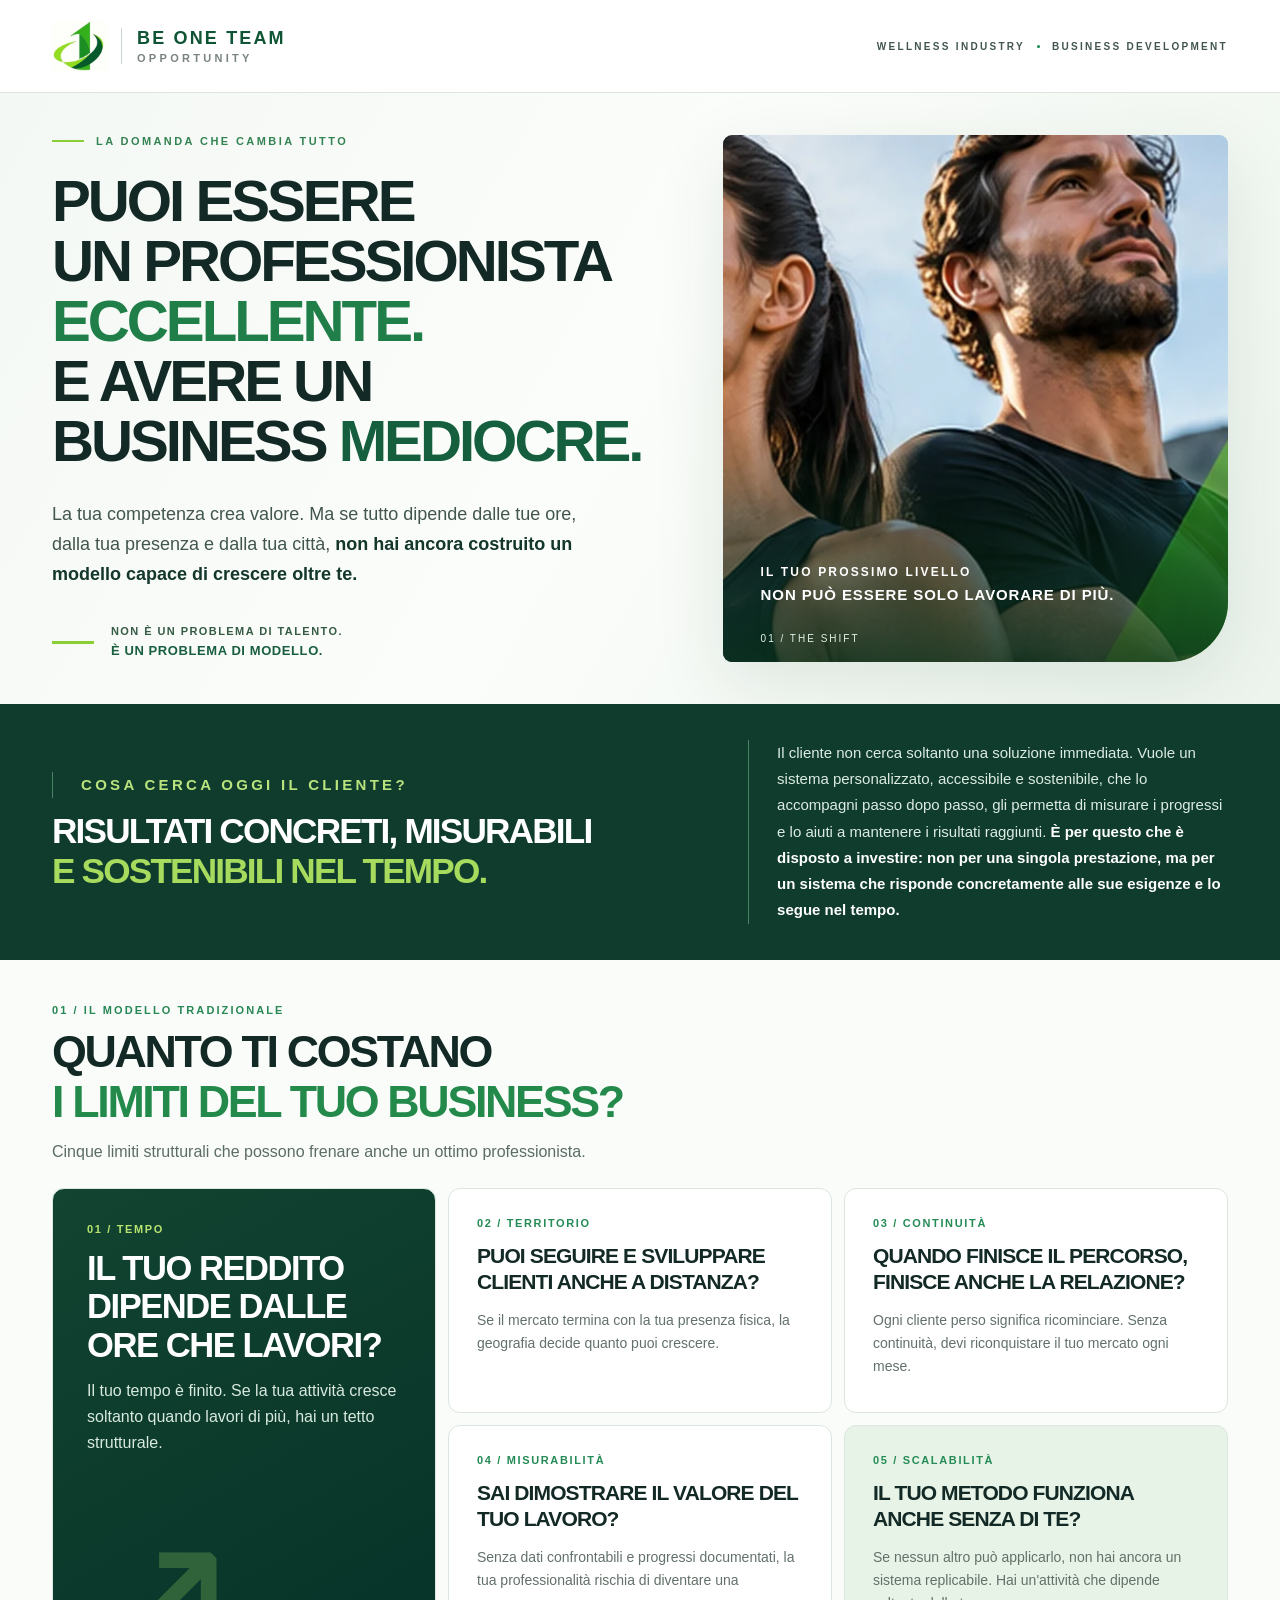
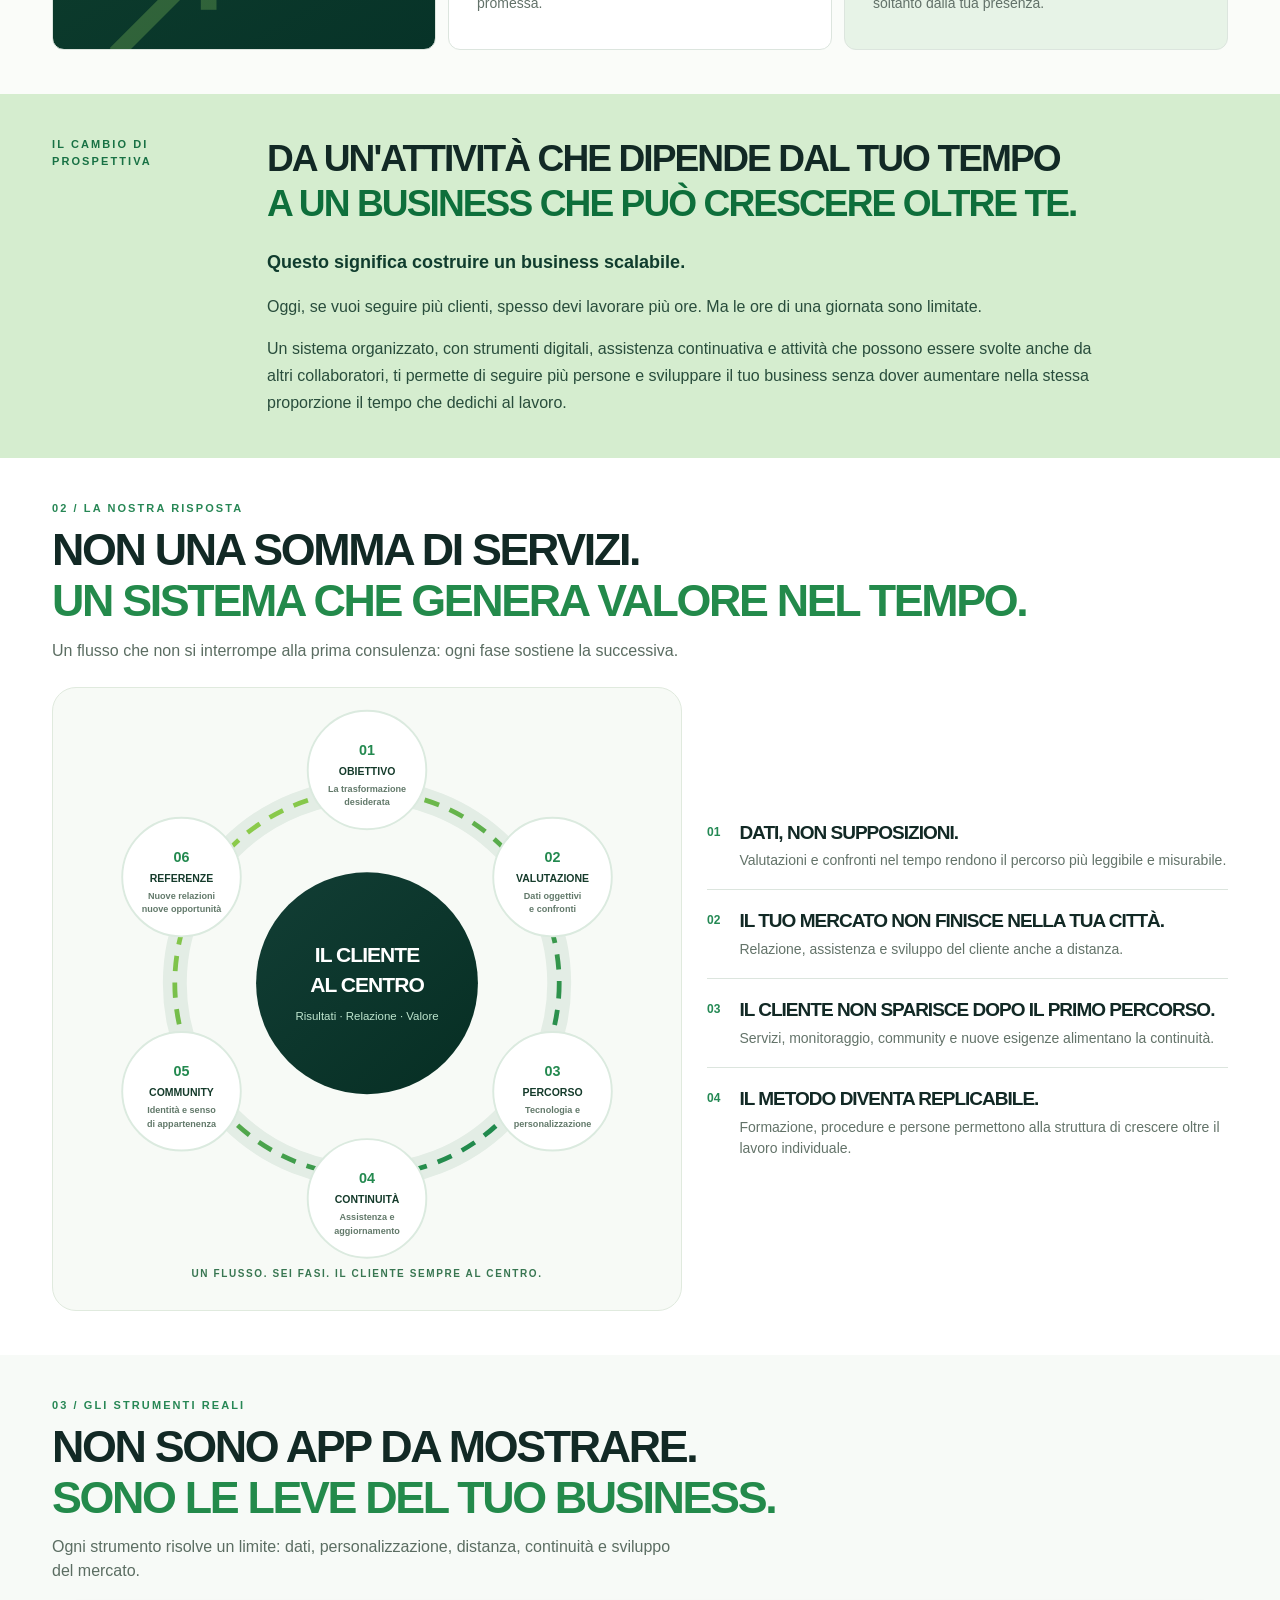
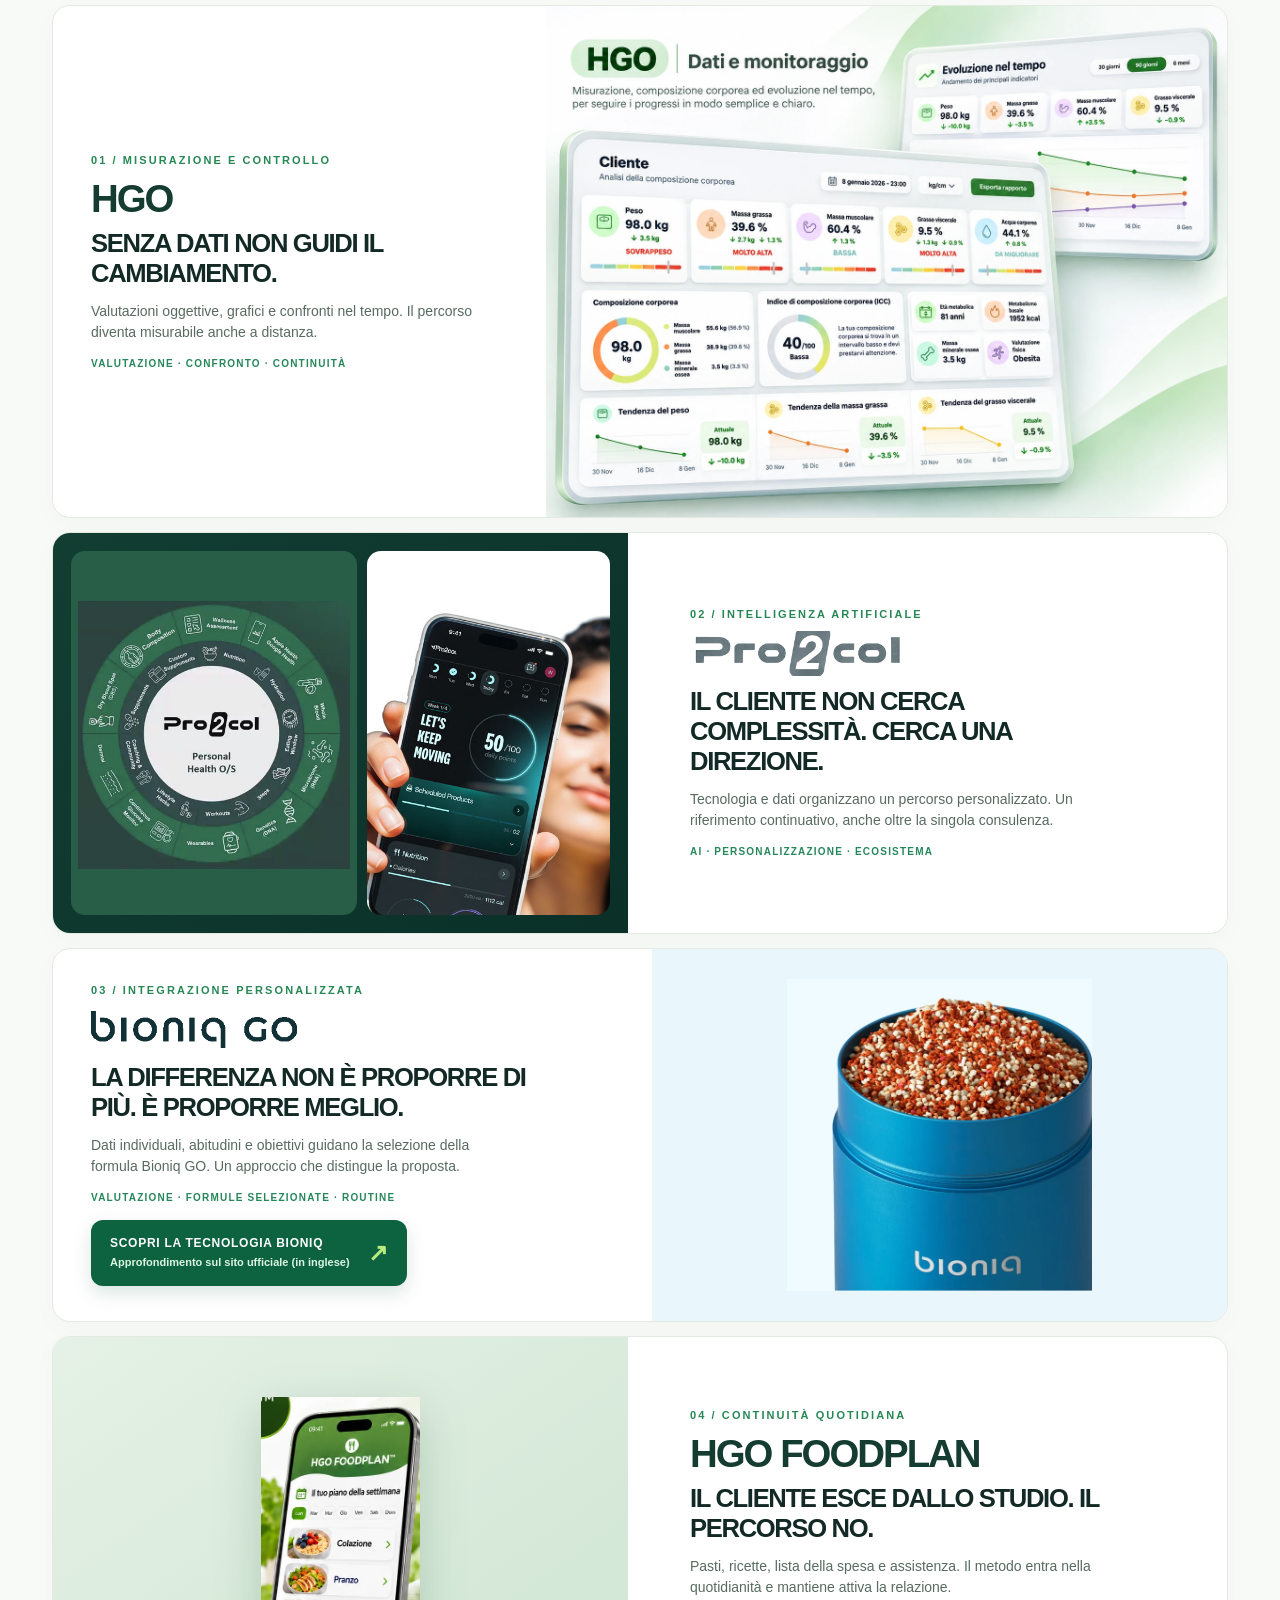
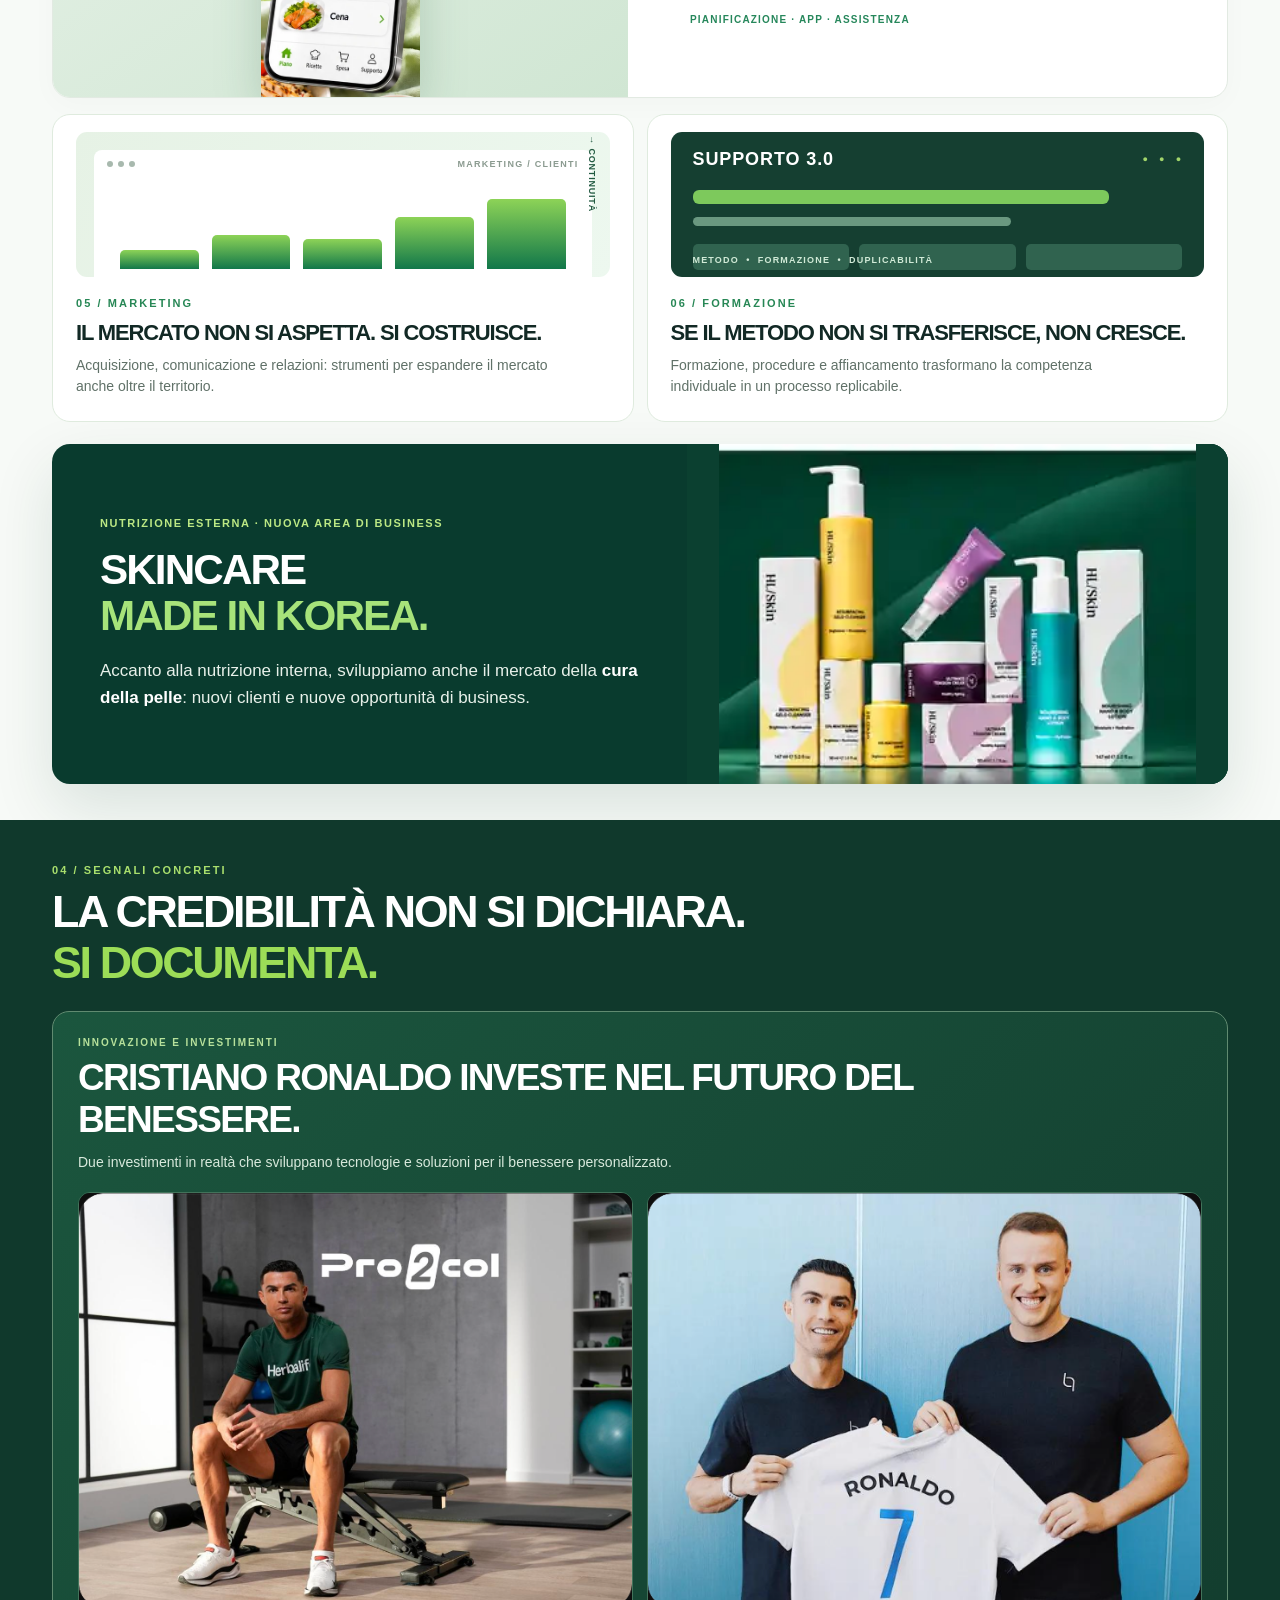
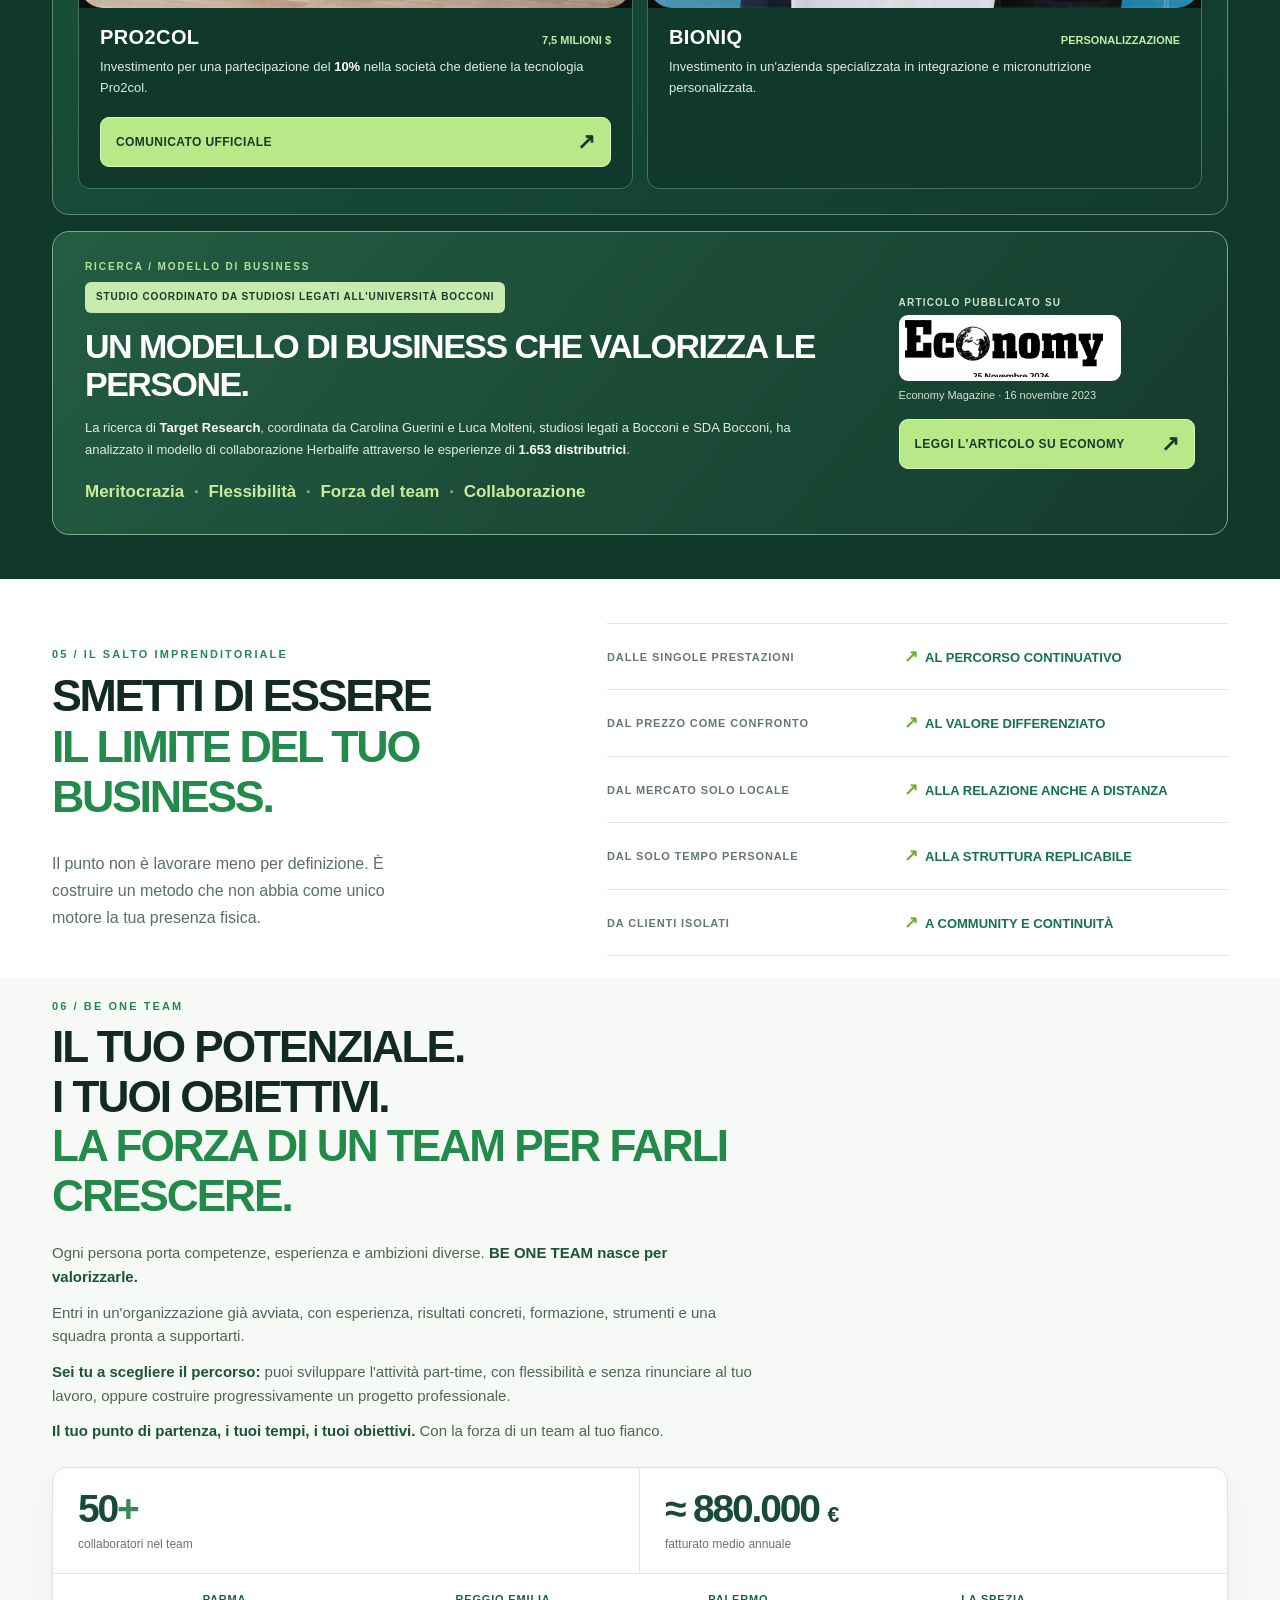
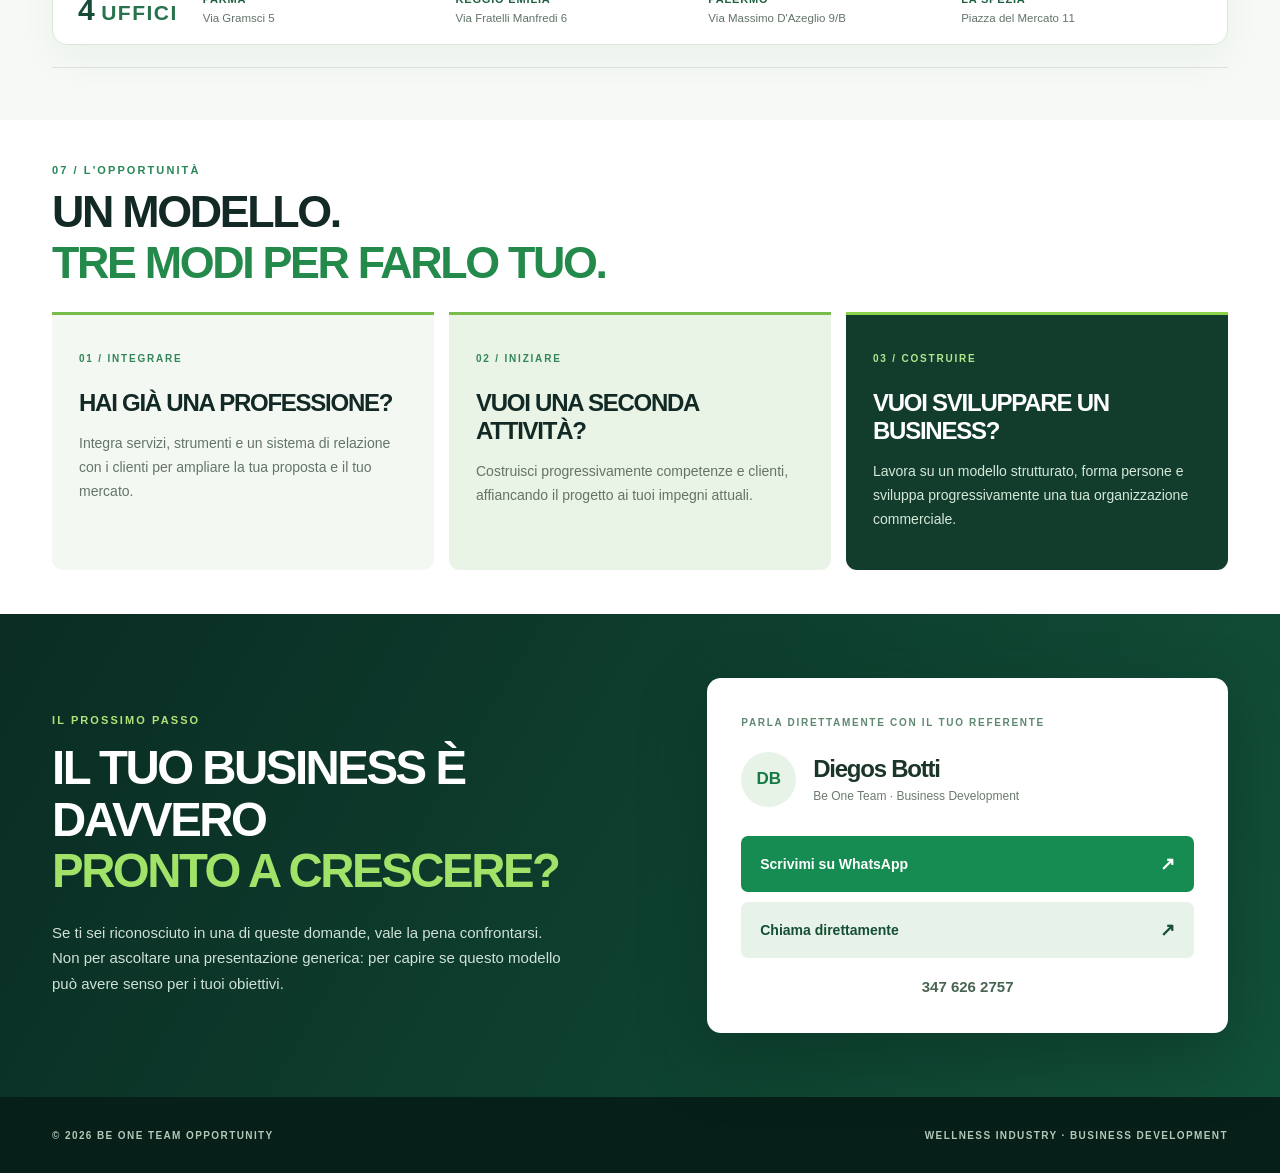
<file: site/renato/index.html>
<!doctype html>
<html lang="it">
<head>
<meta charset="utf-8" />
<meta name="viewport" content="width=device-width, initial-scale=1" />
<meta name="theme-color" content="#f6f9f5" />
<meta name="description" content="BE ONE TEAM Opportunity: un modello di business nella Wellness Industry che integra tecnologia, metodo, marketing e sviluppo professionale." />
<meta property="og:type" content="website" />
<meta property="og:title" content="Be One Team Opportunity — Renato Bellicini" />
<meta property="og:description" content="Puoi essere eccellente nel tuo lavoro. E avere un modello di business mediocre. Scopri un'altra struttura per crescere nella Wellness Industry." />
<title>Renato Bellicini | Be One Team Opportunity</title>
<link rel="icon" href="../assets/be-one-team.jpg" />
<link rel="stylesheet" href="../styles.css?v=5.12" />
<style id="skincare-compact-layout">
/* SOLO HOMEPAGE: area skincare con foto prodotti nitida e layout responsivo */
#nutrizione-esterna.outer-wellness{padding:12px 0 49px!important}
#nutrizione-esterna .outer-wellness__panel{display:grid;grid-template-columns:minmax(0,1.08fr) minmax(0,.92fr);min-height:340px;align-items:stretch;border-radius:18px;background:#093b2e}
#nutrizione-esterna .outer-wellness__content{padding:clamp(26px,4vw,48px);min-width:0;align-self:center}
#nutrizione-esterna .outer-wellness__eyebrow{font-size:11px;letter-spacing:.14em;margin-bottom:16px;line-height:1.4}
#nutrizione-esterna .outer-wellness__content h2{font-size:clamp(31px,3.3vw,46px);line-height:1.08;letter-spacing:-.045em}
#nutrizione-esterna .outer-wellness__content .outer-wellness__lead{font-size:clamp(14px,1.35vw,17px);line-height:1.58;margin-top:20px;color:#e8f1ea}
#nutrizione-esterna .outer-wellness__visual{position:relative;height:auto;min-height:330px;background:#0b4030;align-self:stretch;overflow:hidden}
#nutrizione-esterna .outer-wellness__visual img{position:absolute;inset:0;width:100%;height:100%;object-fit:contain;object-position:center bottom;background:#0b4030}
#nutrizione-esterna .outer-wellness__visual::after{display:none}
@media(max-width:760px){
 #nutrizione-esterna.outer-wellness{padding:10px 0 35px!important}
 #nutrizione-esterna .outer-wellness__panel{grid-template-columns:1fr;min-height:0}
 #nutrizione-esterna .outer-wellness__content{padding:27px 25px 18px}
 #nutrizione-esterna .outer-wellness__eyebrow{font-size:9px;letter-spacing:.08em;margin-bottom:11px}
 #nutrizione-esterna .outer-wellness__content h2{font-size:clamp(29px,7vw,39px)}
 #nutrizione-esterna .outer-wellness__content .outer-wellness__lead{font-size:14px;line-height:1.5;margin-top:16px}
 #nutrizione-esterna .outer-wellness__visual{height:270px;min-height:270px}
}
@media(max-width:400px){
 #nutrizione-esterna .outer-wellness__content{padding:24px 20px 17px}
 #nutrizione-esterna .outer-wellness__visual{height:240px;min-height:240px}
}
</style>
<style id="homepage-deep-links">
/* Bioniq: approfondimento visibile nelle varianti dei membri. */
.tool__deep-link{display:grid;grid-template-columns:minmax(0,1fr) auto;gap:3px 18px;align-items:center;width:fit-content;max-width:100%;margin-top:17px;padding:15px 19px;border-radius:12px;background:#0d6240;color:#fff!important;text-decoration:none!important;box-shadow:0 7px 18px rgba(7,80,49,.15);transition:background-color .2s ease,transform .2s ease}
.tool__deep-link-main{grid-column:1;display:block;font-size:12px;font-weight:850;letter-spacing:.06em;line-height:1.4;color:#fff!important}
.tool__deep-link-sub{grid-column:1;display:block;font-size:11px;font-weight:650;line-height:1.45;color:#dcf5e2!important}
.tool__deep-link-arrow{grid-column:2;grid-row:1/3;font-size:24px;font-weight:600;color:#b7ec81!important}
.tool__deep-link:hover{background:#084e33;transform:translateY(-1px)}
.tool__deep-link:focus-visible{outline:3px solid #8bcf36;outline-offset:4px}
@media(max-width:480px){.tool__deep-link{width:100%;padding:14px 15px;gap:3px 10px}.tool__deep-link-main{font-size:11px}.tool__deep-link-sub{font-size:10px}}
@media(prefers-reduced-motion:reduce){.tool__deep-link{transition:none}.tool__deep-link:hover{transform:none}}
</style><style id="homepage-pro2col-duo">
/* Due immagini Pro2col originali nelle varianti dei membri. */
.tool--pro .pro-visual--duo{display:grid;grid-template-columns:1.08fr .92fr;gap:10px;align-items:stretch;justify-content:initial;padding:18px;background:linear-gradient(135deg,#123e32,#0a3028);min-height:400px;height:100%}
.pro-visual--duo figure{margin:0;min-width:0;overflow:hidden;border-radius:14px;background:#173f32;display:flex;align-items:center;justify-content:center}
.pro-visual--duo .pro-duo__diagram{padding:7px;background:#285e48}
.pro-visual--duo .pro-duo__diagram img{display:block;width:100%;height:auto;max-width:none;max-height:100%;aspect-ratio:1/1;object-fit:contain;border-radius:0;box-shadow:none}
.pro-visual--duo .pro-duo__app{background:#f0f4f0}
.pro-visual--duo .pro-duo__app img{display:block;width:100%;height:100%;max-width:none;object-fit:cover;object-position:50% 50%;border-radius:0;box-shadow:none}
@media(max-width:760px){.tool--pro .pro-visual--duo{grid-template-columns:1fr 1fr;height:auto;min-height:300px;padding:10px;gap:8px}.pro-visual--duo figure{min-height:270px}.pro-visual--duo .pro-duo__diagram{padding:4px}.pro-visual--duo .pro-duo__app img{min-height:270px}}
@media(max-width:480px){.tool--pro .pro-visual--duo{grid-template-columns:1fr;gap:10px;padding:12px;min-height:0}.pro-visual--duo figure{min-height:0}.pro-visual--duo .pro-duo__diagram{padding:8px}.pro-visual--duo .pro-duo__diagram img{width:100%;max-height:none}.pro-visual--duo .pro-duo__app{height:340px}.pro-visual--duo .pro-duo__app img{height:100%;min-height:0;object-position:center 42%}}
</style><style id="homepage-evidence-story">
/* Presentazione investimento Ronaldo + ricerca Bocconi. Solo pagine personalizzate dei membri. */
.evidence-story{display:grid;gap:16px}
.evidence-story__investments{padding:25px;background:linear-gradient(135deg,#1b563e,#123b2d);border:1px solid #608a70;border-radius:17px;overflow:hidden}
.evidence-story__lead{margin-bottom:19px}
.evidence-story__lead .proof__label{margin-bottom:9px;display:block}
.evidence-story__lead h3{font-size:clamp(26px,3vw,37px);letter-spacing:-.045em;line-height:1.13;max-width:850px;margin:0;color:#fff}
.evidence-story__lead>p{font-size:14px;color:#d8e9dc;line-height:1.6;margin-top:10px}
.evidence-story__pair{display:grid;grid-template-columns:repeat(2,minmax(0,1fr));gap:14px}
.evidence-story__project{min-width:0;overflow:hidden;border-radius:12px;background:#10392c;border:1px solid #42725a;display:flex;flex-direction:column}
.evidence-story__photo{aspect-ratio:4/3;width:100%;overflow:hidden;position:relative;background:#173b31}
.evidence-story__photo img{display:block;position:absolute;top:-7.08%;height:auto;width:214.69%;max-width:none;border-radius:0}
.evidence-story__photo--pro2col img{left:-2.66%}
.evidence-story__photo--bioniq img{left:-104.85%}
.evidence-story__project-copy{display:flex;flex-direction:column;align-items:stretch;flex:1;padding:18px 21px 21px}
.evidence-story__project-top{display:flex;align-items:baseline;justify-content:space-between;gap:9px}
.evidence-story__project-top strong{font-size:20px;color:#fff;letter-spacing:.02em}
.evidence-story__project-top>span{font-size:11px;font-weight:850;color:#c9e9ab;white-space:nowrap}
.evidence-story__project-copy p{font-size:13px;line-height:1.6;color:#dbece0;margin:8px 0 19px;flex:1}
.evidence-story__project-copy p strong{color:#fff}
.evidence-story a.evidence-story__button{display:flex;align-items:center;justify-content:space-between;gap:12px;background:#b9e889;color:#133d2a!important;padding:13px 15px;border-radius:9px;border:1px solid #dbf6c4;text-decoration:none;font-size:12px;font-weight:850;letter-spacing:.035em;line-height:1.4}
.evidence-story a.evidence-story__button:hover{background:#d2f4ad}
.evidence-story a.evidence-story__button:focus-visible{outline:3px solid #fff;outline-offset:3px}
.evidence-story__button>span:last-child{font-size:22px;line-height:1}
.evidence-story__research{padding:29px 32px;background:linear-gradient(130deg,#245c43,#143b2d);border:1px solid #7da991;border-radius:17px;display:grid;grid-template-columns:minmax(0,1.45fr) minmax(240px,.55fr);gap:32px;align-items:center}
.evidence-story__research-copy .proof__label{display:block;margin-bottom:10px}
.evidence-story__academic{font-size:10px;letter-spacing:.085em;line-height:1.45;font-weight:850;color:#183a29;background:#c7ebae;border-radius:6px;padding:8px 11px;display:inline-block;margin-bottom:14px}
.evidence-story__research h3{font-size:clamp(25px,2.7vw,34px);line-height:1.12;letter-spacing:-.045em;color:#fff;margin:0}
.evidence-story__research-copy>p{font-size:13px;line-height:1.68;margin-top:14px;color:#deeee0;max-width:740px}
.evidence-story__research-copy>p strong{color:#fff}
.evidence-story__research-copy p.evidence-story__values{font-size:clamp(14px,1.45vw,17px);font-weight:770;color:#c9ec9b;line-height:1.6;margin-top:17px}
.evidence-story__values span{margin:0 5px;color:#9fb98d}
.evidence-story__research-link{min-width:0;display:flex;flex-direction:column;gap:13px}
.evidence-story__publisher{display:flex;flex-direction:column;gap:7px}
.evidence-story__publisher>span{color:#c9e4cb;font-weight:780;font-size:10px;letter-spacing:.12em}
.evidence-story__publisher-logo{width:222px;max-width:100%;height:66px;background:#fff;border-radius:9px;position:relative;overflow:hidden;border:4px solid #fff}
.evidence-story__publisher-logo img{position:absolute;display:block;width:242px;max-width:none;height:auto;left:-31px;top:-31px}
.evidence-story__publisher small{font-size:11px;color:#cee2d5;line-height:1.4}
.evidence-story .evidence-story__button--research{width:100%;margin-top:3px}
.evidence-story+.evidence__bottom{margin-top:23px}
@media(max-width:780px){.evidence-story__research{grid-template-columns:1fr;gap:23px;padding:26px}.evidence-story__research-link{display:grid;grid-template-columns:1fr 1fr;align-items:center;gap:12px}.evidence-story__pair{gap:11px}.evidence-story__investments{padding:19px}.evidence-story__project-copy{padding:15px}.evidence-story__project-top{flex-wrap:wrap}.evidence-story__project-top strong{font-size:18px}}
@media(max-width:560px){.evidence-story__pair{grid-template-columns:1fr;gap:13px}.evidence-story__investments{padding:17px}.evidence-story__lead h3{font-size:27px}.evidence-story__photo{aspect-ratio:4/3}.evidence-story__project-copy{padding:15px 16px 18px}.evidence-story__research{padding:22px 18px;gap:22px}.evidence-story__research h3{font-size:27px}.evidence-story__research-link{display:flex;gap:12px}.evidence-story__research-copy p.evidence-story__values{font-size:15px}.evidence-story__values span{margin:0 3px}}
</style>
<script src="../members.js" defer></script>
<script src="../app.js" defer></script>
</head>
<body>
<a class="skip-link" href="#main">Vai al contenuto</a>
<header class="header" id="top"><div class="wrap header__inner">
  <div class="brand" aria-label="Be One Team Opportunity">
    <img src="../assets/be-one-team.jpg" alt="Logo Be One Team" width="63" height="78" />
    <span class="brand__word"><strong>BE ONE TEAM</strong><span>OPPORTUNITY</span></span>
  </div>
  <div class="header__sector">WELLNESS INDUSTRY <span class="header__separator"></span> BUSINESS DEVELOPMENT</div>
</div></header>
<main id="main">
  <section class="hero" aria-labelledby="hero-title">
    <div class="wrap hero__grid">
      <div class="hero__content">
        <p class="eyebrow"><i></i> LA DOMANDA CHE CAMBIA TUTTO</p>
        <h1 id="hero-title">PUOI ESSERE<br>UN PROFESSIONISTA<br><span>ECCELLENTE.</span><br>E AVERE UN<br>BUSINESS <em>MEDIOCRE.</em></h1>
        <p class="hero__intro">La tua competenza crea valore. Ma se tutto dipende dalle tue ore, dalla tua presenza e dalla tua città, <strong>non hai ancora costruito un modello capace di crescere oltre te.</strong></p>
        <div class="hero__bottom"><span class="hero__line"></span><span>NON È UN PROBLEMA DI TALENTO.<br><strong>È UN PROBLEMA DI MODELLO.</strong></span></div>
      </div>
      <div class="hero__visual" aria-label="Professionisti del settore benessere e performance">
        <img src="../assets/wellness-people.webp" width="1000" height="556" alt="Due professionisti della Wellness Industry" fetchpriority="high" />
        <div class="hero__visual-shadow"></div>
        <div class="hero__visual-label">IL TUO PROSSIMO LIVELLO<br><b>NON PUÒ ESSERE SOLO LAVORARE DI PIÙ.</b></div>
        <div class="hero__visual-index">01 / THE SHIFT</div>
      </div>
    </div>
  </section>

  <section class="statement" aria-labelledby="statement-title"><div class="wrap statement__grid">
    <div><p class="kicker">COSA CERCA OGGI IL CLIENTE?</p><h2 id="statement-title">RISULTATI CONCRETI, MISURABILI<br><em>E SOSTENIBILI NEL TEMPO.</em></h2></div>
    <p>Il cliente non cerca soltanto una soluzione immediata. Vuole un sistema personalizzato, accessibile e sostenibile, che lo accompagni passo dopo passo, gli permetta di misurare i progressi e lo aiuti a mantenere i risultati raggiunti. <strong>È per questo che è disposto a investire: non per una singola prestazione, ma per un sistema che risponde concretamente alle sue esigenze e lo segue nel tempo.</strong></p>
  </div></section>

  <section class="limits section" id="limiti" aria-labelledby="limits-title"><div class="wrap">
    <div class="section__heading"><span class="section__num">01 / IL MODELLO TRADIZIONALE</span><h2 id="limits-title">QUANTO TI COSTANO<br><em>I LIMITI DEL TUO BUSINESS?</em></h2><p>Cinque limiti strutturali che possono frenare anche un ottimo professionista.</p></div>
    <div class="limit-grid">
      <article class="limit limit--featured"><span class="limit__index">01 / TEMPO</span><h3>IL TUO REDDITO DIPENDE DALLE ORE CHE LAVORI?</h3><p>Il tuo tempo è finito. Se la tua attività cresce soltanto quando lavori di più, hai un tetto strutturale.</p><span class="limit__mark" aria-hidden="true">↗</span></article>
      <article class="limit"><span class="limit__index">02 / TERRITORIO</span><h3>PUOI SEGUIRE E SVILUPPARE CLIENTI ANCHE A DISTANZA?</h3><p>Se il mercato termina con la tua presenza fisica, la geografia decide quanto puoi crescere.</p></article>
      <article class="limit"><span class="limit__index">03 / CONTINUITÀ</span><h3>QUANDO FINISCE IL PERCORSO, FINISCE ANCHE LA RELAZIONE?</h3><p>Ogni cliente perso significa ricominciare. Senza continuità, devi riconquistare il tuo mercato ogni mese.</p></article>
      <article class="limit"><span class="limit__index">04 / MISURABILITÀ</span><h3>SAI DIMOSTRARE IL VALORE DEL TUO LAVORO?</h3><p>Senza dati confrontabili e progressi documentati, la tua professionalità rischia di diventare una promessa.</p></article>
      <article class="limit limit--closing"><span class="limit__index">05 / SCALABILITÀ</span><h3>IL TUO METODO FUNZIONA ANCHE SENZA DI TE?</h3><p>Se nessun altro può applicarlo, non hai ancora un sistema replicabile. Hai un'attività che dipende soltanto dalla tua presenza.</p></article>
    </div>
  </div></section>

  <section class="pivot" aria-labelledby="pivot-title"><div class="wrap pivot__inner">
    <span>IL CAMBIO DI PROSPETTIVA</span>
    <div class="pivot__copy">
      <h2 id="pivot-title">DA UN'ATTIVITÀ CHE DIPENDE DAL TUO TEMPO<br><em>A UN BUSINESS CHE PUÒ CRESCERE OLTRE TE.</em></h2>
      <p class="pivot__lead"><strong>Questo significa costruire un business scalabile.</strong></p>
      <p>Oggi, se vuoi seguire più clienti, spesso devi lavorare più ore. Ma le ore di una giornata sono limitate.</p>
      <p>Un sistema organizzato, con strumenti digitali, assistenza continuativa e attività che possono essere svolte anche da altri collaboratori, ti permette di seguire più persone e sviluppare il tuo business senza dover aumentare nella stessa proporzione il tempo che dedichi al lavoro.</p>
    </div>
  </div></section>

  <section class="system section" id="sistema" aria-labelledby="system-title"><div class="wrap">
    <div class="section__heading system__heading"><span class="section__num">02 / LA NOSTRA RISPOSTA</span><h2 id="system-title">NON UNA SOMMA DI SERVIZI.<br><em>UN SISTEMA CHE GENERA VALORE NEL TEMPO.</em></h2><p>Un flusso che non si interrompe alla prima consulenza: ogni fase sostiene la successiva.</p></div>
    <div class="system__grid">
      <figure class="system__diagram">
        <svg viewBox="0 0 640 590" role="img" aria-labelledby="flow-title flow-desc" xmlns="http://www.w3.org/2000/svg">
          <title id="flow-title">Sistema circolare di gestione del cliente</title><desc id="flow-desc">Sei fasi collegate: obiettivo, valutazione, percorso, continuità, community e referenze. Al centro il cliente e il suo percorso di trasformazione.</desc>
          <defs><linearGradient id="ringGradient" x1="0" y1="0" x2="1" y2="1"><stop stop-color="#a1d84a"/><stop offset="1" stop-color="#0a7c4d"/></linearGradient><linearGradient id="centerGradient" x1="0" y1="0" x2="0.9" y2="1"><stop stop-color="#123e35"/><stop offset="1" stop-color="#072f24"/></linearGradient></defs>
          <circle cx="320" cy="292" r="201" fill="none" stroke="#e3ede5" stroke-width="25"/>
          <circle cx="320" cy="292" r="201" fill="none" stroke="url(#ringGradient)" stroke-width="5" stroke-dasharray="16 12"/>
          <circle cx="320" cy="292" r="116" fill="url(#centerGradient)"/>
          <text x="320" y="270" fill="white" text-anchor="middle" class="svg-title">IL CLIENTE</text>
          <text x="320" y="301" fill="white" text-anchor="middle" class="svg-title">AL CENTRO</text>
          <text x="320" y="330" fill="#bfe6cf" text-anchor="middle" class="svg-subtitle">Risultati · Relazione · Valore</text>
          <g class="svg-step" transform="translate(320 69)"><circle r="62"/><text y="-16" class="svg-index">01</text><text y="5" class="svg-label">OBIETTIVO</text><text y="23" class="svg-small">La trasformazione</text><text y="37" class="svg-small">desiderata</text></g>
          <g class="svg-step" transform="translate(514 181)"><circle r="62"/><text y="-16" class="svg-index">02</text><text y="5" class="svg-label">VALUTAZIONE</text><text y="23" class="svg-small">Dati oggettivi</text><text y="37" class="svg-small">e confronti</text></g>
          <g class="svg-step" transform="translate(514 405)"><circle r="62"/><text y="-16" class="svg-index">03</text><text y="5" class="svg-label">PERCORSO</text><text y="23" class="svg-small">Tecnologia e</text><text y="37" class="svg-small">personalizzazione</text></g>
          <g class="svg-step" transform="translate(320 517)"><circle r="62"/><text y="-16" class="svg-index">04</text><text y="5" class="svg-label">CONTINUITÀ</text><text y="23" class="svg-small">Assistenza e</text><text y="37" class="svg-small">aggiornamento</text></g>
          <g class="svg-step" transform="translate(126 405)"><circle r="62"/><text y="-16" class="svg-index">05</text><text y="5" class="svg-label">COMMUNITY</text><text y="23" class="svg-small">Identità e senso</text><text y="37" class="svg-small">di appartenenza</text></g>
          <g class="svg-step" transform="translate(126 181)"><circle r="62"/><text y="-16" class="svg-index">06</text><text y="5" class="svg-label">REFERENZE</text><text y="23" class="svg-small">Nuove relazioni</text><text y="37" class="svg-small">nuove opportunità</text></g>
        </svg>
        <figcaption>UN FLUSSO. SEI FASI. IL CLIENTE SEMPRE AL CENTRO.</figcaption>
      </figure>
      <div class="system__benefits">
        <div class="benefit"><span>01</span><div><h3>DATI, NON SUPPOSIZIONI.</h3><p>Valutazioni e confronti nel tempo rendono il percorso più leggibile e misurabile.</p></div></div>
        <div class="benefit"><span>02</span><div><h3>IL TUO MERCATO NON FINISCE NELLA TUA CITTÀ.</h3><p>Relazione, assistenza e sviluppo del cliente anche a distanza.</p></div></div>
        <div class="benefit"><span>03</span><div><h3>IL CLIENTE NON SPARISCE DOPO IL PRIMO PERCORSO.</h3><p>Servizi, monitoraggio, community e nuove esigenze alimentano la continuità.</p></div></div>
        <div class="benefit"><span>04</span><div><h3>IL METODO DIVENTA REPLICABILE.</h3><p>Formazione, procedure e persone permettono alla struttura di crescere oltre il lavoro individuale.</p></div></div>
      </div>
    </div>
  </div></section>

  <section class="tools section" id="strumenti" aria-labelledby="tools-title"><div class="wrap">
    <div class="section__heading"><span class="section__num">03 / GLI STRUMENTI REALI</span><h2 id="tools-title">NON SONO APP DA MOSTRARE.<br><em>SONO LE LEVE DEL TUO BUSINESS.</em></h2><p>Ogni strumento risolve un limite: dati, personalizzazione, distanza, continuità e sviluppo del mercato.</p></div>
    <div class="tool tool--hgo">
      <div class="tool__copy"><span class="tool__tag">01 / MISURAZIONE E CONTROLLO</span><h3>HGO</h3><h4>SENZA DATI NON GUIDI IL CAMBIAMENTO.</h4><p>Valutazioni oggettive, grafici e confronti nel tempo. Il percorso diventa misurabile anche a distanza.</p><span class="tool__keywords">VALUTAZIONE · CONFRONTO · CONTINUITÀ</span></div>
      <div class="tool__visual hgo-visual"><img src="../assets/hgo-dashboard-nuovo.webp" alt="Illustrazione della dashboard HGO con valutazione della composizione corporea e monitoraggio dell’evoluzione nel tempo" loading="lazy" width="1448" height="1086" /></div>
    </div>
    <div class="tool tool--pro">
      <div class="tool__visual pro-visual pro-visual--duo" aria-label="Ecosistema Pro2col e applicazione digitale">
        <figure class="pro-duo__diagram"><img src="../assets/pro2col-ecosistema-originale.png" alt="Infografica Pro2col Personal Health O/S: schema circolare di dati, servizi, nutrizione e monitoraggio del benessere" loading="lazy" width="1016" height="1000" /></figure>
        <figure class="pro-duo__app"><img src="../assets/pro2col-app-persona-originale.png" alt="Persona che mostra sul telefono l'app Pro2col con il monitoraggio quotidiano" loading="lazy" width="488" height="642" /></figure>
      </div>
      <div class="tool__copy"><span class="tool__tag">02 / INTELLIGENZA ARTIFICIALE</span><img class="tool__logo pro-logo" src="../assets/pro2col-logo.png" alt="Logo originale Pro2col" loading="lazy" width="363" height="76" /><h4>IL CLIENTE NON CERCA COMPLESSITÀ. CERCA UNA DIREZIONE.</h4><p>Tecnologia e dati organizzano un percorso personalizzato. Un riferimento continuativo, anche oltre la singola consulenza.</p><span class="tool__keywords">AI · PERSONALIZZAZIONE · ECOSISTEMA</span></div>
    </div>
    <div class="tool tool--bioniq">
      <div class="tool__copy"><span class="tool__tag">03 / INTEGRAZIONE PERSONALIZZATA</span><img class="tool__logo bioniq-logo" src="../assets/bioniq-logo.png" alt="Logo originale Bioniq GO" loading="lazy" width="348" height="62" /><h4>LA DIFFERENZA NON È PROPORRE DI PIÙ. È PROPORRE MEGLIO.</h4><p>Dati individuali, abitudini e obiettivi guidano la selezione della formula Bioniq GO. Un approccio che distingue la proposta.</p><span class="tool__keywords">VALUTAZIONE · FORMULE SELEZIONATE · ROUTINE</span><a class="tool__deep-link" href="https://www.bioniq.com/" target="_blank" rel="noopener noreferrer" aria-label="Scopri Bioniq sul sito ufficiale in inglese"><span class="tool__deep-link-main">SCOPRI LA TECNOLOGIA BIONIQ</span><span class="tool__deep-link-sub">Approfondimento sul sito ufficiale (in inglese)</span><span class="tool__deep-link-arrow" aria-hidden="true">↗</span></a></div>
      <div class="tool__visual bio-visual"><img src="../assets/bioniq-product.webp" alt="Confezione originale Bioniq con formulazione in granuli" loading="lazy" width="650" height="665" /></div>
    </div>
    <div class="tool tool--foodplan">
      <div class="tool__visual food-visual"><img src="../assets/foodplan-phone.webp" alt="Schermata originale HGO FoodPlan con pianificazione dei pasti" loading="lazy" width="358" height="675" /></div>
      <div class="tool__copy"><span class="tool__tag">04 / CONTINUITÀ QUOTIDIANA</span><h3>HGO FOODPLAN</h3><h4>IL CLIENTE ESCE DALLO STUDIO. IL PERCORSO NO.</h4><p>Pasti, ricette, lista della spesa e assistenza. Il metodo entra nella quotidianità e mantiene attiva la relazione.</p><span class="tool__keywords">PIANIFICAZIONE · APP · ASSISTENZA</span></div>
    </div>
    <div class="support-pair"><div class="support-item"><div class="support-item__visual market-visual" aria-hidden="true"><div class="browser-bar"><i></i><i></i><i></i><span>MARKETING / CLIENTI</span></div><div class="market-bars"><span></span><span></span><span></span><span></span><span></span></div><div class="market-ribbon">ACQUISIZIONE → RELAZIONE → CONTINUITÀ</div></div><span class="tool__tag">05 / MARKETING</span><h3>IL MERCATO NON SI ASPETTA. SI COSTRUISCE.</h3><p>Acquisizione, comunicazione e relazioni: strumenti per espandere il mercato anche oltre il territorio.</p></div><div class="support-item"><div class="support-item__visual training-visual" aria-hidden="true"><div class="training-top">SUPPORTO 3.0 <span>● &nbsp; ● &nbsp; ●</span></div><div class="training-line big"></div><div class="training-line"></div><div class="training-cells"><span></span><span></span><span></span></div><div class="training-bottom">METODO &nbsp;•&nbsp; FORMAZIONE &nbsp;•&nbsp; DUPLICABILITÀ</div></div><span class="tool__tag">06 / FORMAZIONE</span><h3>SE IL METODO NON SI TRASFERISCE, NON CRESCE.</h3><p>Formazione, procedure e affiancamento trasformano la competenza individuale in un processo replicabile.</p></div></div>
  </div></section>

  <section class="outer-wellness section" id="nutrizione-esterna" aria-labelledby="outer-wellness-title"><div class="wrap">
  <div class="outer-wellness__panel">
    <div class="outer-wellness__content">
      <span class="outer-wellness__eyebrow">NUTRIZIONE ESTERNA · NUOVA AREA DI BUSINESS</span>
      <h2 id="outer-wellness-title">SKINCARE<br><em>MADE IN KOREA.</em></h2>
      <p class="outer-wellness__lead">Accanto alla nutrizione interna, sviluppiamo anche il mercato della <strong>cura della pelle</strong>: nuovi clienti e nuove opportunità di business.</p>
    </div>
    <div class="outer-wellness__visual">
      <img src="[data-uri]" alt="Linea skincare Made in Korea HL/Skin, prodotti per la cura della pelle" loading="lazy" decoding="async" width="360" height="257" />
    </div>
  </div>
</div></section>

  <section class="evidence section" id="credibilita" aria-labelledby="evidence-title"><div class="wrap">
    <div class="section__heading section__heading--light"><span class="section__num">04 / SEGNALI CONCRETI</span><h2 id="evidence-title">LA CREDIBILITÀ NON SI DICHIARA.<br><em>SI DOCUMENTA.</em></h2></div>

    <div class="evidence-story">
      <article class="evidence-story__investments" aria-labelledby="ronaldo-investments-title">
        <div class="evidence-story__lead">
          <span class="proof__label">INNOVAZIONE E INVESTIMENTI</span>
          <h3 id="ronaldo-investments-title">CRISTIANO RONALDO INVESTE NEL FUTURO DEL BENESSERE.</h3>
          <p>Due investimenti in realtà che sviluppano tecnologie e soluzioni per il benessere personalizzato.</p>
        </div>
        <div class="evidence-story__pair">
          <div class="evidence-story__project">
            <div class="evidence-story__photo evidence-story__photo--pro2col" role="img" aria-label="Cristiano Ronaldo con maglia Herbalife davanti al logo Pro2col">
              <img src="../assets/ronaldo-investimenti-foto.png" width="1374" height="926" loading="lazy" alt="" />
            </div>
            <div class="evidence-story__project-copy">
              <div class="evidence-story__project-top"><strong>PRO2COL</strong><span>7,5 MILIONI $</span></div>
              <p>Investimento per una partecipazione del <strong>10%</strong> nella società che detiene la tecnologia Pro2col.</p>
              <a class="evidence-story__button" href="https://nutraceuticalbusinessreview.com/cristiano-ronaldo-invests-7-5m-in-herbalife-pro2col-10-stake" target="_blank" rel="noopener noreferrer"><span>COMUNICATO UFFICIALE</span><span aria-hidden="true">↗</span></a>
            </div>
          </div>
          <div class="evidence-story__project">
            <div class="evidence-story__photo evidence-story__photo--bioniq" role="img" aria-label="Cristiano Ronaldo con un rappresentante Bioniq che mostrano la maglia Ronaldo numero 7">
              <img src="../assets/ronaldo-investimenti-foto.png" width="1374" height="926" loading="lazy" alt="" />
            </div>
            <div class="evidence-story__project-copy">
              <div class="evidence-story__project-top"><strong>BIONIQ</strong><span>PERSONALIZZAZIONE</span></div>
              <p>Investimento in un'azienda specializzata in integrazione e micronutrizione personalizzata.</p>
              
            </div>
          </div>
        </div>
      </article>
      <article class="evidence-story__research" aria-labelledby="research-model-title">
        <div class="evidence-story__research-copy">
          <span class="proof__label">RICERCA / MODELLO DI BUSINESS</span>
          <span class="evidence-story__academic">STUDIO COORDINATO DA STUDIOSI LEGATI ALL'UNIVERSITÀ BOCCONI</span>
          <h3 id="research-model-title">UN MODELLO DI BUSINESS CHE VALORIZZA LE PERSONE.</h3>
          <p>La ricerca di <strong>Target Research</strong>, coordinata da Carolina Guerini e Luca Molteni, studiosi legati a Bocconi e SDA Bocconi, ha analizzato il modello di collaborazione Herbalife attraverso le esperienze di <strong>1.653 distributrici</strong>.</p>
          <p class="evidence-story__values">Meritocrazia <span>·</span> Flessibilità <span>·</span> Forza del team <span>·</span> Collaborazione</p>
        </div>
        <div class="evidence-story__research-link">
          <div class="evidence-story__publisher">
            <span>ARTICOLO PUBBLICATO SU</span>
            <div class="evidence-story__publisher-logo" role="img" aria-label="Logo Economy Magazine">
              <img src="../assets/economy-logo-fonte.png" width="782" height="410" loading="lazy" alt="" />
            </div>
            <small>Economy Magazine · 16 novembre 2023</small>
          </div>
          <a class="evidence-story__button evidence-story__button--research" href="https://www.economymagazine.it/collaborazione-sostantivo-femminile/" target="_blank" rel="noopener noreferrer"><span>LEGGI L'ARTICOLO SU ECONOMY</span><span aria-hidden="true">↗</span></a>
        </div>
      </article>
    </div>
    
  </div></section>

  <section class="scale section" id="modello-business" aria-labelledby="scale-title"><div class="wrap scale__grid">
    <div class="scale__message"><span class="section__num">05 / IL SALTO IMPRENDITORIALE</span><h2 id="scale-title">SMETTI DI ESSERE<br><em>IL LIMITE DEL TUO BUSINESS.</em></h2><p>Il punto non è lavorare meno per definizione. È costruire un metodo che non abbia come unico motore la tua presenza fisica.</p></div>
    <div class="scale__contrast"><div class="contrast-row"><span>DALLE SINGOLE PRESTAZIONI</span><b>AL PERCORSO CONTINUATIVO</b></div><div class="contrast-row"><span>DAL PREZZO COME CONFRONTO</span><b>AL VALORE DIFFERENZIATO</b></div><div class="contrast-row"><span>DAL MERCATO SOLO LOCALE</span><b>ALLA RELAZIONE ANCHE A DISTANZA</b></div><div class="contrast-row"><span>DAL SOLO TEMPO PERSONALE</span><b>ALLA STRUTTURA REPLICABILE</b></div><div class="contrast-row"><span>DA CLIENTI ISOLATI</span><b>A COMMUNITY E CONTINUITÀ</b></div></div>
  </div></section>

  <section class="organization section" id="team" aria-labelledby="org-title"><div class="wrap">
    <div class="organization__feature">
    <div class="organization__intro">
      <div class="organization__headline"><span class="section__num">06 / BE ONE TEAM</span><h2 id="org-title">IL TUO POTENZIALE.<br>I TUOI OBIETTIVI.<br><em>LA FORZA DI UN TEAM PER FARLI CRESCERE.</em></h2></div>
      <div class="organization__copy">
        <p>Ogni persona porta competenze, esperienza e ambizioni diverse. <strong>BE ONE TEAM nasce per valorizzarle.</strong></p>
        <p>Entri in un'organizzazione già avviata, con esperienza, risultati concreti, formazione, strumenti e una squadra pronta a supportarti.</p>
        <p><strong>Sei tu a scegliere il percorso:</strong> puoi sviluppare l'attività part-time, con flessibilità e senza rinunciare al tuo lavoro, oppure costruire progressivamente un progetto professionale.</p>
        <p><strong>Il tuo punto di partenza, i tuoi tempi, i tuoi obiettivi.</strong> Con la forza di un team al tuo fianco.</p>
      </div>
    </div>
    <div class="organization__stats" aria-label="Dati e uffici dell'organizzazione">
      <div><strong>50<span>+</span></strong><span>collaboratori nel team</span></div>
      <div><strong>≈ 880.000 <small>€</small></strong><span>fatturato medio annuale</span></div>
      <div class="organization__stat-offices"><strong>4 <small>UFFICI</small></strong><dl><div><dt>PARMA</dt><dd>Via Gramsci 5</dd></div><div><dt>REGGIO EMILIA</dt><dd>Via Fratelli Manfredi 6</dd></div><div><dt>PALERMO</dt><dd>Via Massimo D'Azeglio 9/B</dd></div><div><dt>LA SPEZIA</dt><dd>Piazza del Mercato 11</dd></div></dl></div>
    </div>
    </div>
    <div class="organization__bottom"><div class="organization__about">

      <div id="memberProfile" class="organization__member organization__profile">
        <div class="organization__profile-info">
          <div class="organization__identity">
            <div><h3 id="teamMemberName">Renato Bellicini</h3><p class="organization__member-role" id="teamMemberRole" hidden>Be One Team</p></div>
            <a class="organization__phone-large" id="teamMemberNumber" href="tel:+393427408005" aria-label="Chiama il membro Be One Team">342 740 8005</a>
          </div>
          
        </div>
        <div class="organization__member-actions"><a id="teamMemberWhatsapp" class="organization__member-whatsapp" href="https://wa.me/393427408005" target="_blank" rel="noopener noreferrer">Scrivi su WhatsApp <span aria-hidden="true">↗</span></a><a id="teamMemberPhone" class="organization__member-call" href="tel:+393427408005">Chiama direttamente <span aria-hidden="true">↗</span></a></div>
      </div>
    </div></div>
  </div></section>

  <section class="paths section" id="opportunita" aria-labelledby="paths-title"><div class="wrap">
    <div class="section__heading"><span class="section__num">07 / L'OPPORTUNITÀ</span><h2 id="paths-title">UN MODELLO.<br><em>TRE MODI PER FARLO TUO.</em></h2></div>
    <div class="paths__grid"><article><span>01 / INTEGRARE</span><h3>HAI GIÀ UNA PROFESSIONE?</h3><p>Integra servizi, strumenti e un sistema di relazione con i clienti per ampliare la tua proposta e il tuo mercato.</p></article><article><span>02 / INIZIARE</span><h3>VUOI UNA SECONDA ATTIVITÀ?</h3><p>Costruisci progressivamente competenze e clienti, affiancando il progetto ai tuoi impegni attuali.</p></article><article><span>03 / COSTRUIRE</span><h3>VUOI SVILUPPARE UN BUSINESS?</h3><p>Lavora su un modello strutturato, forma persone e sviluppa progressivamente una tua organizzazione commerciale.</p></article></div>
  </div></section>

  <section class="contact" id="contatti" aria-labelledby="contact-title"><div class="wrap contact__grid">
    <div><span class="contact__overline">IL PROSSIMO PASSO</span><h2 id="contact-title">IL TUO BUSINESS È DAVVERO<br><em>PRONTO A CRESCERE?</em></h2><p>Se ti sei riconosciuto in una di queste domande, vale la pena confrontarsi. Non per ascoltare una presentazione generica: per capire se questo modello può avere senso per i tuoi obiettivi.</p></div>
    <div class="contact__ref" aria-live="polite"><span class="contact__ref-label">PARLA DIRETTAMENTE CON IL TUO REFERENTE</span><div class="contact__person"><span class="contact__avatar" id="contactInitials">RB</span><div><h3 id="contactName">Renato Bellicini</h3><p id="contactRole">Be One Team</p></div></div><div class="contact__actions"><a class="contact__whatsapp" id="contactWhatsapp" href="https://wa.me/393427408005" target="_blank" rel="noopener noreferrer">Scrivimi su WhatsApp <span>↗</span></a><a class="contact__phone" id="contactPhone" href="tel:+393427408005">Chiama direttamente <span>↗</span></a></div><p class="contact__number" id="contactNumber">342 740 8005</p><p class="contact__error" id="contactError" hidden>Referente non configurato. Richiedi il link corretto alla persona che ti ha presentato il progetto.</p></div>
  </div></section>
</main>
<footer class="footer"><div class="wrap footer__inner"><span>© <span id="year">2026</span> BE ONE TEAM OPPORTUNITY</span><span>WELLNESS INDUSTRY · BUSINESS DEVELOPMENT</span></div></footer>
</body>
</html>
</file>
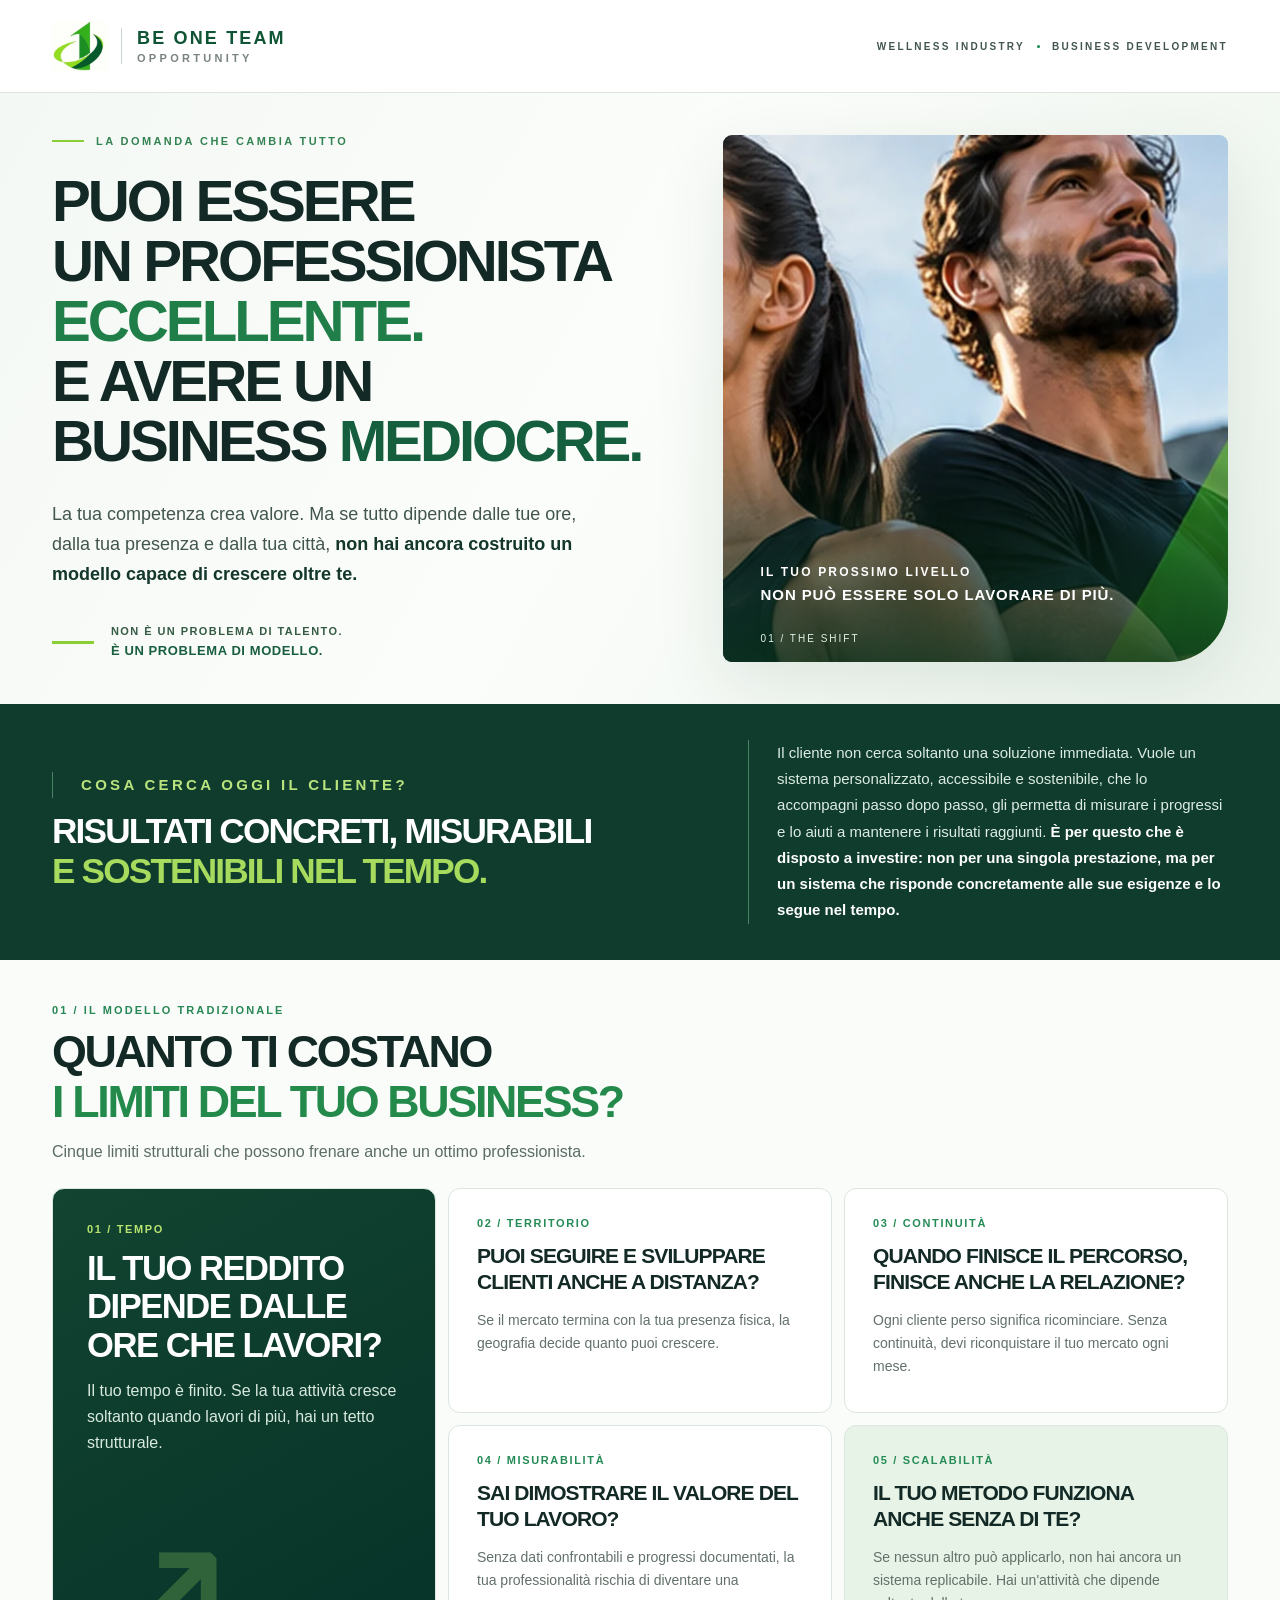
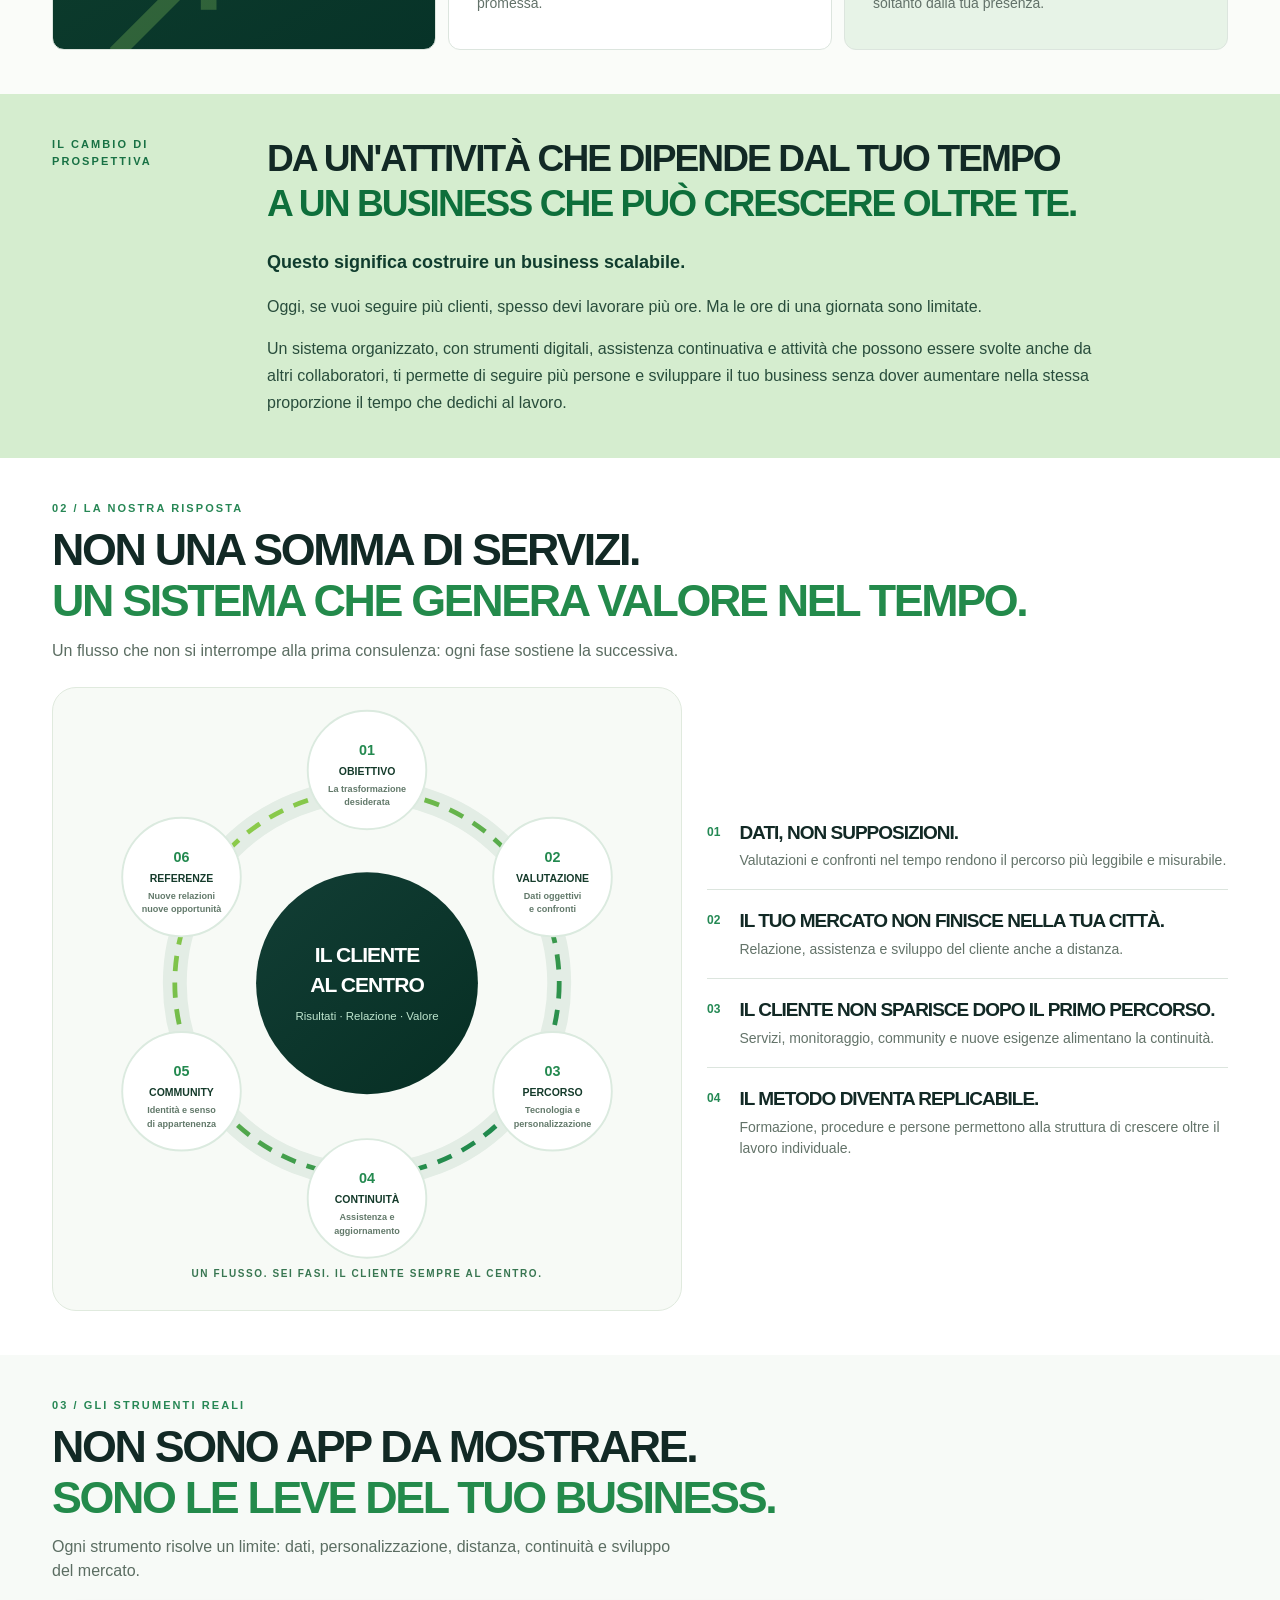
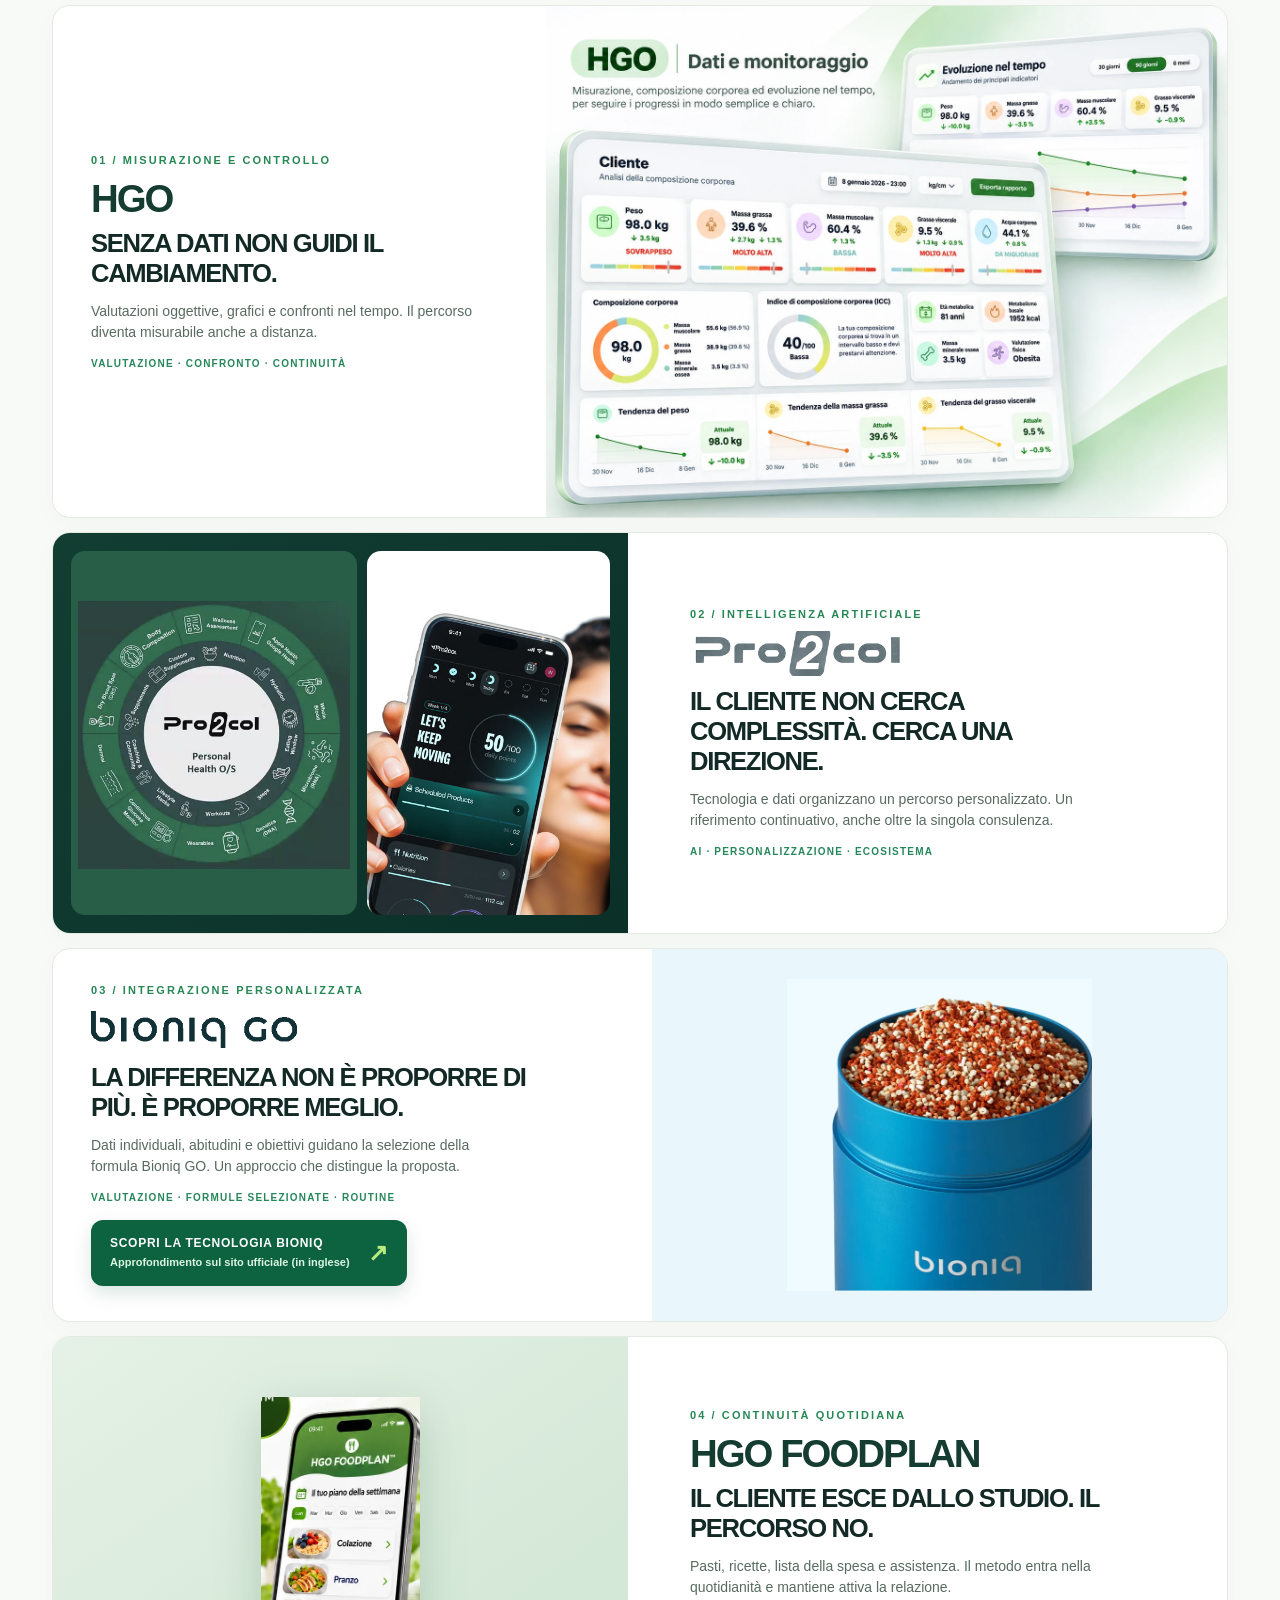
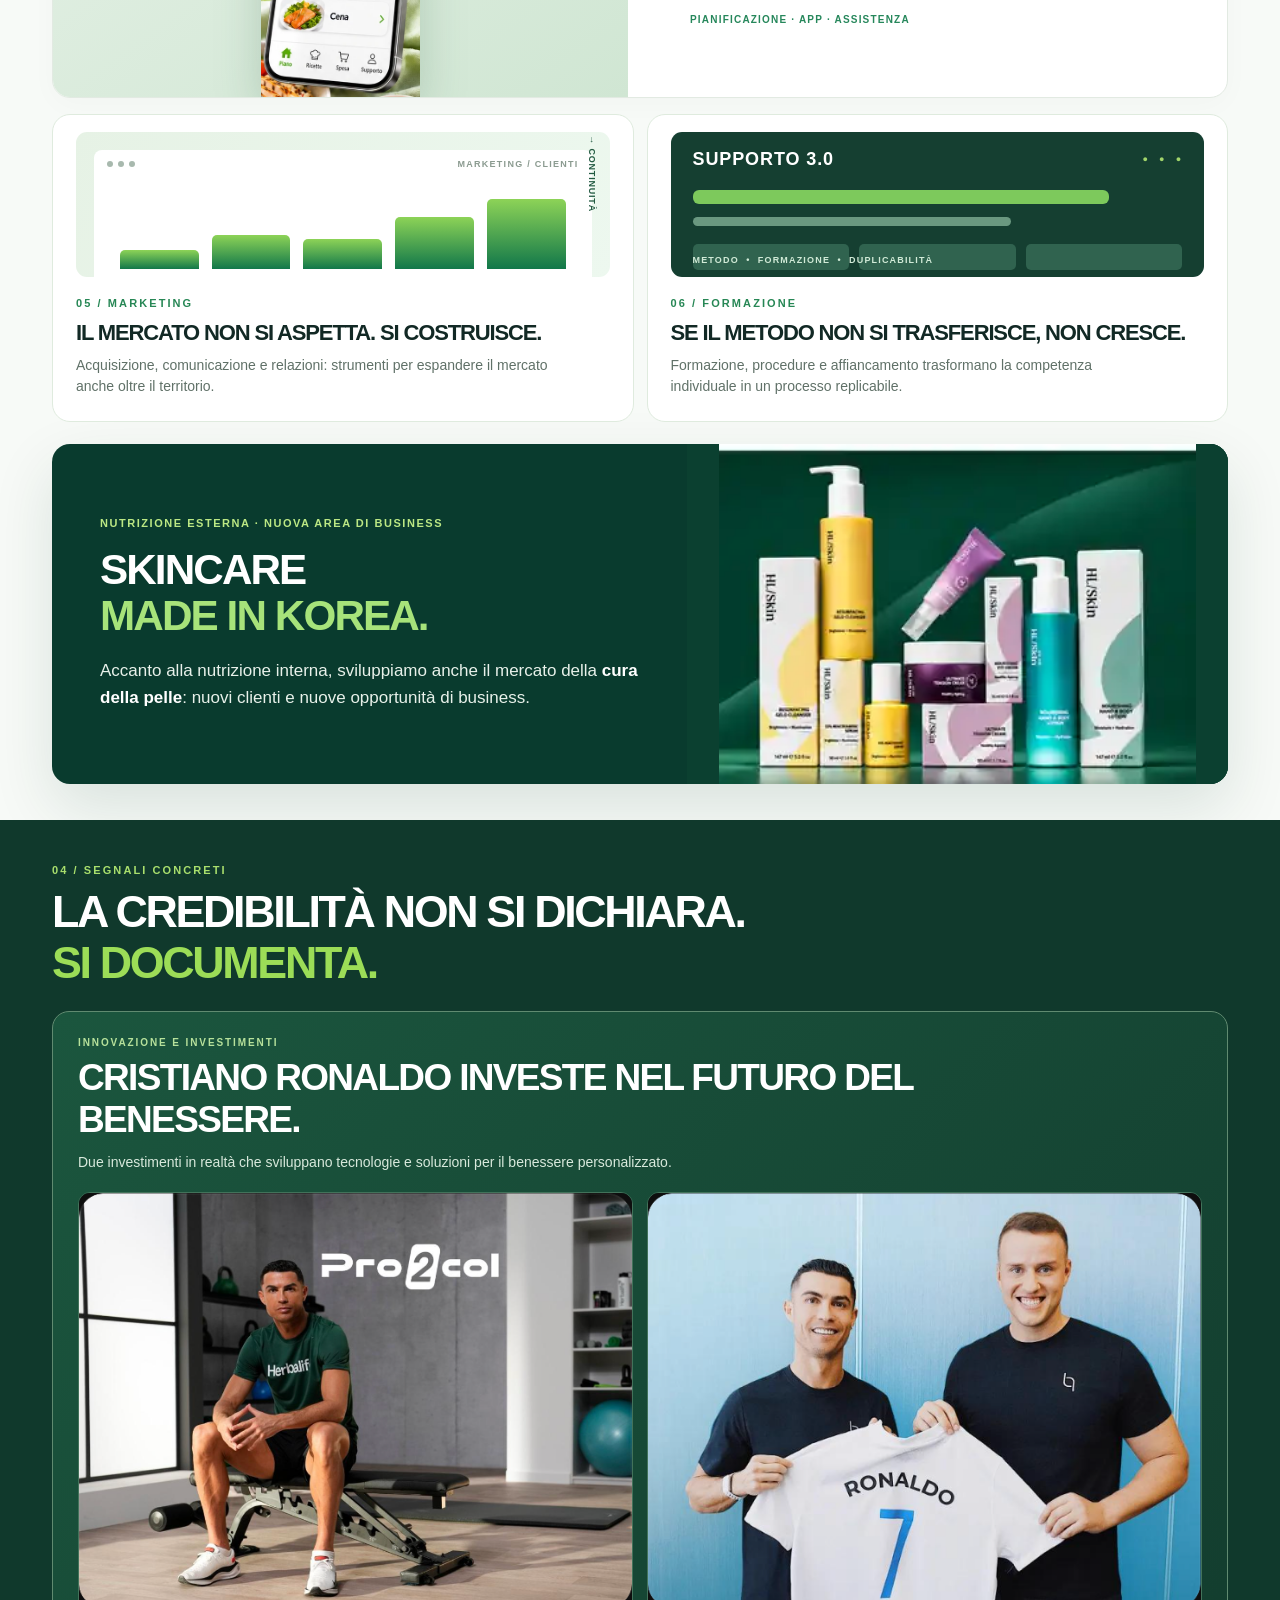
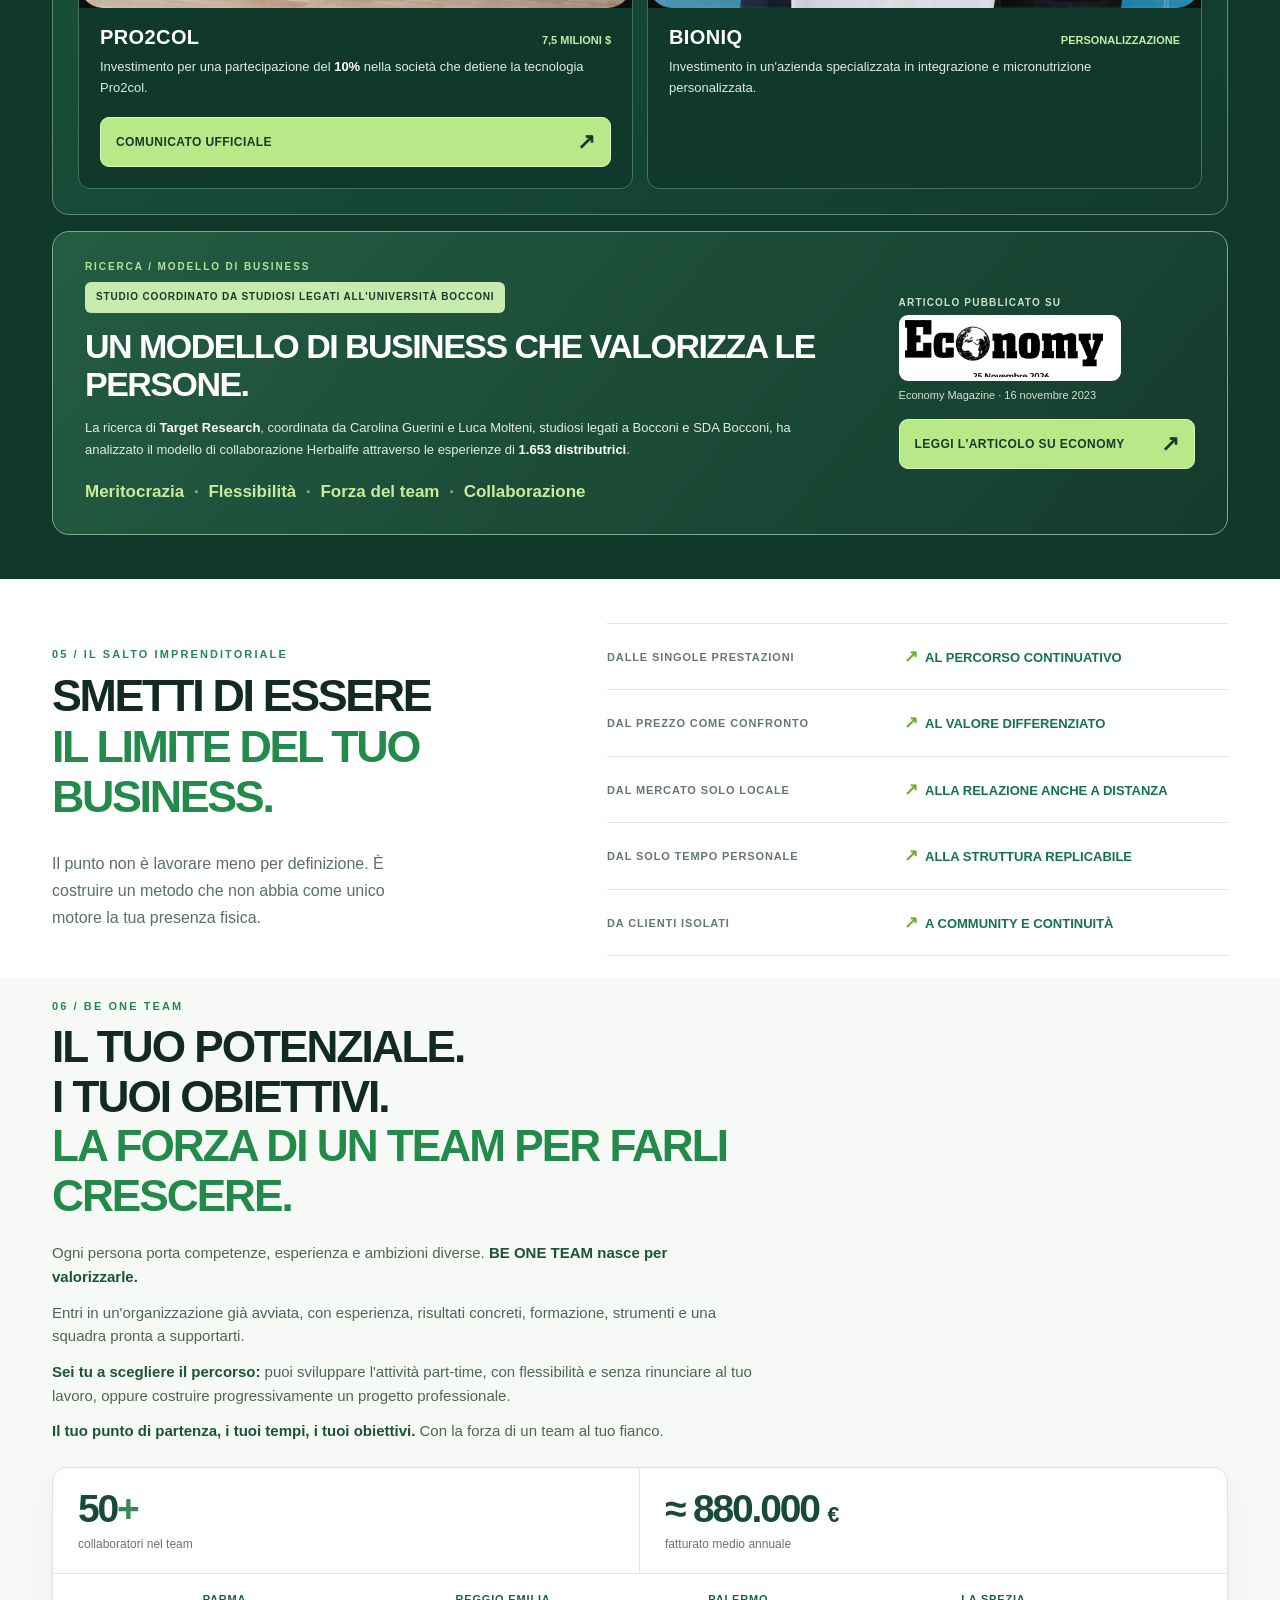
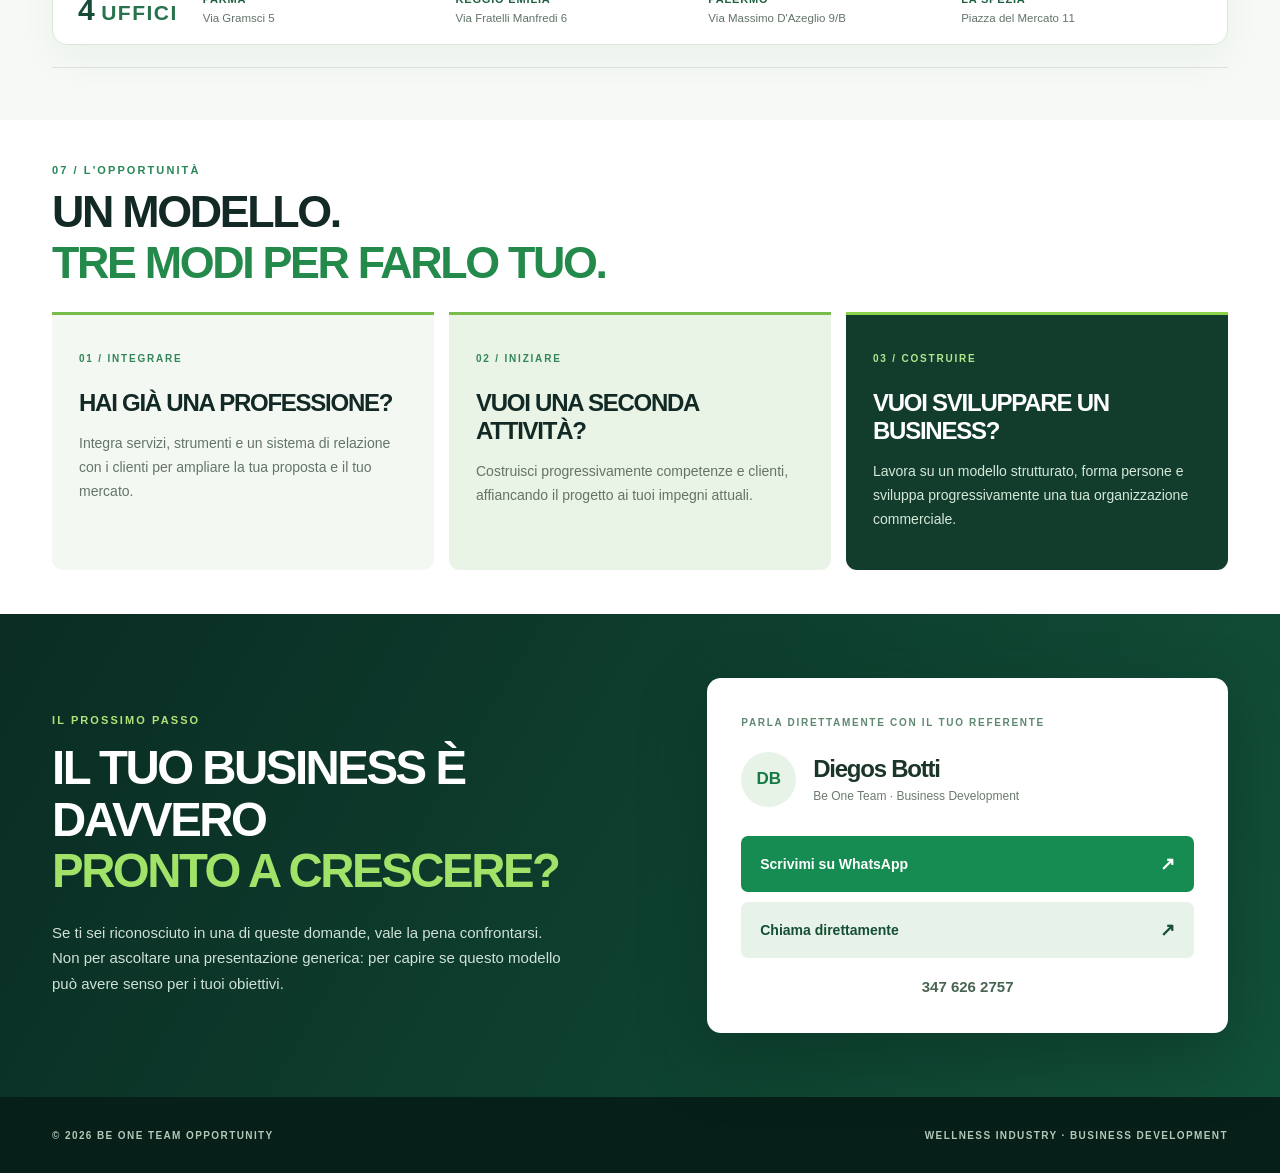
<file: site/sara/index.html>
<!doctype html>
<html lang="it">
<head>
<meta charset="utf-8" />
<meta name="viewport" content="width=device-width, initial-scale=1" />
<meta name="theme-color" content="#f6f9f5" />
<meta name="description" content="BE ONE TEAM Opportunity: un modello di business nella Wellness Industry che integra tecnologia, metodo, marketing e sviluppo professionale." />
<meta property="og:type" content="website" />
<meta property="og:title" content="Be One Team Opportunity — Dott.ssa Sara Dacci" />
<meta property="og:description" content="Puoi essere eccellente nel tuo lavoro. E avere un modello di business mediocre. Scopri un'altra struttura per crescere nella Wellness Industry." />
<title>Dott.ssa Sara Dacci | Be One Team Opportunity</title>
<link rel="icon" href="../assets/be-one-team.jpg" />
<link rel="stylesheet" href="../styles.css?v=5.12" />
<style id="skincare-compact-layout">
/* SOLO HOMEPAGE: area skincare con foto prodotti nitida e layout responsivo */
#nutrizione-esterna.outer-wellness{padding:12px 0 49px!important}
#nutrizione-esterna .outer-wellness__panel{display:grid;grid-template-columns:minmax(0,1.08fr) minmax(0,.92fr);min-height:340px;align-items:stretch;border-radius:18px;background:#093b2e}
#nutrizione-esterna .outer-wellness__content{padding:clamp(26px,4vw,48px);min-width:0;align-self:center}
#nutrizione-esterna .outer-wellness__eyebrow{font-size:11px;letter-spacing:.14em;margin-bottom:16px;line-height:1.4}
#nutrizione-esterna .outer-wellness__content h2{font-size:clamp(31px,3.3vw,46px);line-height:1.08;letter-spacing:-.045em}
#nutrizione-esterna .outer-wellness__content .outer-wellness__lead{font-size:clamp(14px,1.35vw,17px);line-height:1.58;margin-top:20px;color:#e8f1ea}
#nutrizione-esterna .outer-wellness__visual{position:relative;height:auto;min-height:330px;background:#0b4030;align-self:stretch;overflow:hidden}
#nutrizione-esterna .outer-wellness__visual img{position:absolute;inset:0;width:100%;height:100%;object-fit:contain;object-position:center bottom;background:#0b4030}
#nutrizione-esterna .outer-wellness__visual::after{display:none}
@media(max-width:760px){
 #nutrizione-esterna.outer-wellness{padding:10px 0 35px!important}
 #nutrizione-esterna .outer-wellness__panel{grid-template-columns:1fr;min-height:0}
 #nutrizione-esterna .outer-wellness__content{padding:27px 25px 18px}
 #nutrizione-esterna .outer-wellness__eyebrow{font-size:9px;letter-spacing:.08em;margin-bottom:11px}
 #nutrizione-esterna .outer-wellness__content h2{font-size:clamp(29px,7vw,39px)}
 #nutrizione-esterna .outer-wellness__content .outer-wellness__lead{font-size:14px;line-height:1.5;margin-top:16px}
 #nutrizione-esterna .outer-wellness__visual{height:270px;min-height:270px}
}
@media(max-width:400px){
 #nutrizione-esterna .outer-wellness__content{padding:24px 20px 17px}
 #nutrizione-esterna .outer-wellness__visual{height:240px;min-height:240px}
}
</style>
<style id="homepage-deep-links">
/* Bioniq: approfondimento visibile nelle varianti dei membri. */
.tool__deep-link{display:grid;grid-template-columns:minmax(0,1fr) auto;gap:3px 18px;align-items:center;width:fit-content;max-width:100%;margin-top:17px;padding:15px 19px;border-radius:12px;background:#0d6240;color:#fff!important;text-decoration:none!important;box-shadow:0 7px 18px rgba(7,80,49,.15);transition:background-color .2s ease,transform .2s ease}
.tool__deep-link-main{grid-column:1;display:block;font-size:12px;font-weight:850;letter-spacing:.06em;line-height:1.4;color:#fff!important}
.tool__deep-link-sub{grid-column:1;display:block;font-size:11px;font-weight:650;line-height:1.45;color:#dcf5e2!important}
.tool__deep-link-arrow{grid-column:2;grid-row:1/3;font-size:24px;font-weight:600;color:#b7ec81!important}
.tool__deep-link:hover{background:#084e33;transform:translateY(-1px)}
.tool__deep-link:focus-visible{outline:3px solid #8bcf36;outline-offset:4px}
@media(max-width:480px){.tool__deep-link{width:100%;padding:14px 15px;gap:3px 10px}.tool__deep-link-main{font-size:11px}.tool__deep-link-sub{font-size:10px}}
@media(prefers-reduced-motion:reduce){.tool__deep-link{transition:none}.tool__deep-link:hover{transform:none}}
</style><style id="homepage-pro2col-duo">
/* Due immagini Pro2col originali nelle varianti dei membri. */
.tool--pro .pro-visual--duo{display:grid;grid-template-columns:1.08fr .92fr;gap:10px;align-items:stretch;justify-content:initial;padding:18px;background:linear-gradient(135deg,#123e32,#0a3028);min-height:400px;height:100%}
.pro-visual--duo figure{margin:0;min-width:0;overflow:hidden;border-radius:14px;background:#173f32;display:flex;align-items:center;justify-content:center}
.pro-visual--duo .pro-duo__diagram{padding:7px;background:#285e48}
.pro-visual--duo .pro-duo__diagram img{display:block;width:100%;height:auto;max-width:none;max-height:100%;aspect-ratio:1/1;object-fit:contain;border-radius:0;box-shadow:none}
.pro-visual--duo .pro-duo__app{background:#f0f4f0}
.pro-visual--duo .pro-duo__app img{display:block;width:100%;height:100%;max-width:none;object-fit:cover;object-position:50% 50%;border-radius:0;box-shadow:none}
@media(max-width:760px){.tool--pro .pro-visual--duo{grid-template-columns:1fr 1fr;height:auto;min-height:300px;padding:10px;gap:8px}.pro-visual--duo figure{min-height:270px}.pro-visual--duo .pro-duo__diagram{padding:4px}.pro-visual--duo .pro-duo__app img{min-height:270px}}
@media(max-width:480px){.tool--pro .pro-visual--duo{grid-template-columns:1fr;gap:10px;padding:12px;min-height:0}.pro-visual--duo figure{min-height:0}.pro-visual--duo .pro-duo__diagram{padding:8px}.pro-visual--duo .pro-duo__diagram img{width:100%;max-height:none}.pro-visual--duo .pro-duo__app{height:340px}.pro-visual--duo .pro-duo__app img{height:100%;min-height:0;object-position:center 42%}}
</style><style id="homepage-evidence-story">
/* Presentazione investimento Ronaldo + ricerca Bocconi. Solo pagine personalizzate dei membri. */
.evidence-story{display:grid;gap:16px}
.evidence-story__investments{padding:25px;background:linear-gradient(135deg,#1b563e,#123b2d);border:1px solid #608a70;border-radius:17px;overflow:hidden}
.evidence-story__lead{margin-bottom:19px}
.evidence-story__lead .proof__label{margin-bottom:9px;display:block}
.evidence-story__lead h3{font-size:clamp(26px,3vw,37px);letter-spacing:-.045em;line-height:1.13;max-width:850px;margin:0;color:#fff}
.evidence-story__lead>p{font-size:14px;color:#d8e9dc;line-height:1.6;margin-top:10px}
.evidence-story__pair{display:grid;grid-template-columns:repeat(2,minmax(0,1fr));gap:14px}
.evidence-story__project{min-width:0;overflow:hidden;border-radius:12px;background:#10392c;border:1px solid #42725a;display:flex;flex-direction:column}
.evidence-story__photo{aspect-ratio:4/3;width:100%;overflow:hidden;position:relative;background:#173b31}
.evidence-story__photo img{display:block;position:absolute;top:-7.08%;height:auto;width:214.69%;max-width:none;border-radius:0}
.evidence-story__photo--pro2col img{left:-2.66%}
.evidence-story__photo--bioniq img{left:-104.85%}
.evidence-story__project-copy{display:flex;flex-direction:column;align-items:stretch;flex:1;padding:18px 21px 21px}
.evidence-story__project-top{display:flex;align-items:baseline;justify-content:space-between;gap:9px}
.evidence-story__project-top strong{font-size:20px;color:#fff;letter-spacing:.02em}
.evidence-story__project-top>span{font-size:11px;font-weight:850;color:#c9e9ab;white-space:nowrap}
.evidence-story__project-copy p{font-size:13px;line-height:1.6;color:#dbece0;margin:8px 0 19px;flex:1}
.evidence-story__project-copy p strong{color:#fff}
.evidence-story a.evidence-story__button{display:flex;align-items:center;justify-content:space-between;gap:12px;background:#b9e889;color:#133d2a!important;padding:13px 15px;border-radius:9px;border:1px solid #dbf6c4;text-decoration:none;font-size:12px;font-weight:850;letter-spacing:.035em;line-height:1.4}
.evidence-story a.evidence-story__button:hover{background:#d2f4ad}
.evidence-story a.evidence-story__button:focus-visible{outline:3px solid #fff;outline-offset:3px}
.evidence-story__button>span:last-child{font-size:22px;line-height:1}
.evidence-story__research{padding:29px 32px;background:linear-gradient(130deg,#245c43,#143b2d);border:1px solid #7da991;border-radius:17px;display:grid;grid-template-columns:minmax(0,1.45fr) minmax(240px,.55fr);gap:32px;align-items:center}
.evidence-story__research-copy .proof__label{display:block;margin-bottom:10px}
.evidence-story__academic{font-size:10px;letter-spacing:.085em;line-height:1.45;font-weight:850;color:#183a29;background:#c7ebae;border-radius:6px;padding:8px 11px;display:inline-block;margin-bottom:14px}
.evidence-story__research h3{font-size:clamp(25px,2.7vw,34px);line-height:1.12;letter-spacing:-.045em;color:#fff;margin:0}
.evidence-story__research-copy>p{font-size:13px;line-height:1.68;margin-top:14px;color:#deeee0;max-width:740px}
.evidence-story__research-copy>p strong{color:#fff}
.evidence-story__research-copy p.evidence-story__values{font-size:clamp(14px,1.45vw,17px);font-weight:770;color:#c9ec9b;line-height:1.6;margin-top:17px}
.evidence-story__values span{margin:0 5px;color:#9fb98d}
.evidence-story__research-link{min-width:0;display:flex;flex-direction:column;gap:13px}
.evidence-story__publisher{display:flex;flex-direction:column;gap:7px}
.evidence-story__publisher>span{color:#c9e4cb;font-weight:780;font-size:10px;letter-spacing:.12em}
.evidence-story__publisher-logo{width:222px;max-width:100%;height:66px;background:#fff;border-radius:9px;position:relative;overflow:hidden;border:4px solid #fff}
.evidence-story__publisher-logo img{position:absolute;display:block;width:242px;max-width:none;height:auto;left:-31px;top:-31px}
.evidence-story__publisher small{font-size:11px;color:#cee2d5;line-height:1.4}
.evidence-story .evidence-story__button--research{width:100%;margin-top:3px}
.evidence-story+.evidence__bottom{margin-top:23px}
@media(max-width:780px){.evidence-story__research{grid-template-columns:1fr;gap:23px;padding:26px}.evidence-story__research-link{display:grid;grid-template-columns:1fr 1fr;align-items:center;gap:12px}.evidence-story__pair{gap:11px}.evidence-story__investments{padding:19px}.evidence-story__project-copy{padding:15px}.evidence-story__project-top{flex-wrap:wrap}.evidence-story__project-top strong{font-size:18px}}
@media(max-width:560px){.evidence-story__pair{grid-template-columns:1fr;gap:13px}.evidence-story__investments{padding:17px}.evidence-story__lead h3{font-size:27px}.evidence-story__photo{aspect-ratio:4/3}.evidence-story__project-copy{padding:15px 16px 18px}.evidence-story__research{padding:22px 18px;gap:22px}.evidence-story__research h3{font-size:27px}.evidence-story__research-link{display:flex;gap:12px}.evidence-story__research-copy p.evidence-story__values{font-size:15px}.evidence-story__values span{margin:0 3px}}
</style>
<script src="../members.js" defer></script>
<script src="../app.js" defer></script>
</head>
<body>
<a class="skip-link" href="#main">Vai al contenuto</a>
<header class="header" id="top"><div class="wrap header__inner">
  <div class="brand" aria-label="Be One Team Opportunity">
    <img src="../assets/be-one-team.jpg" alt="Logo Be One Team" width="63" height="78" />
    <span class="brand__word"><strong>BE ONE TEAM</strong><span>OPPORTUNITY</span></span>
  </div>
  <div class="header__sector">WELLNESS INDUSTRY <span class="header__separator"></span> BUSINESS DEVELOPMENT</div>
</div></header>
<main id="main">
  <section class="hero" aria-labelledby="hero-title">
    <div class="wrap hero__grid">
      <div class="hero__content">
        <p class="eyebrow"><i></i> LA DOMANDA CHE CAMBIA TUTTO</p>
        <h1 id="hero-title">PUOI ESSERE<br>UN PROFESSIONISTA<br><span>ECCELLENTE.</span><br>E AVERE UN<br>BUSINESS <em>MEDIOCRE.</em></h1>
        <p class="hero__intro">La tua competenza crea valore. Ma se tutto dipende dalle tue ore, dalla tua presenza e dalla tua città, <strong>non hai ancora costruito un modello capace di crescere oltre te.</strong></p>
        <div class="hero__bottom"><span class="hero__line"></span><span>NON È UN PROBLEMA DI TALENTO.<br><strong>È UN PROBLEMA DI MODELLO.</strong></span></div>
      </div>
      <div class="hero__visual" aria-label="Professionisti del settore benessere e performance">
        <img src="../assets/wellness-people.webp" width="1000" height="556" alt="Due professionisti della Wellness Industry" fetchpriority="high" />
        <div class="hero__visual-shadow"></div>
        <div class="hero__visual-label">IL TUO PROSSIMO LIVELLO<br><b>NON PUÒ ESSERE SOLO LAVORARE DI PIÙ.</b></div>
        <div class="hero__visual-index">01 / THE SHIFT</div>
      </div>
    </div>
  </section>

  <section class="statement" aria-labelledby="statement-title"><div class="wrap statement__grid">
    <div><p class="kicker">COSA CERCA OGGI IL CLIENTE?</p><h2 id="statement-title">RISULTATI CONCRETI, MISURABILI<br><em>E SOSTENIBILI NEL TEMPO.</em></h2></div>
    <p>Il cliente non cerca soltanto una soluzione immediata. Vuole un sistema personalizzato, accessibile e sostenibile, che lo accompagni passo dopo passo, gli permetta di misurare i progressi e lo aiuti a mantenere i risultati raggiunti. <strong>È per questo che è disposto a investire: non per una singola prestazione, ma per un sistema che risponde concretamente alle sue esigenze e lo segue nel tempo.</strong></p>
  </div></section>

  <section class="limits section" id="limiti" aria-labelledby="limits-title"><div class="wrap">
    <div class="section__heading"><span class="section__num">01 / IL MODELLO TRADIZIONALE</span><h2 id="limits-title">QUANTO TI COSTANO<br><em>I LIMITI DEL TUO BUSINESS?</em></h2><p>Cinque limiti strutturali che possono frenare anche un ottimo professionista.</p></div>
    <div class="limit-grid">
      <article class="limit limit--featured"><span class="limit__index">01 / TEMPO</span><h3>IL TUO REDDITO DIPENDE DALLE ORE CHE LAVORI?</h3><p>Il tuo tempo è finito. Se la tua attività cresce soltanto quando lavori di più, hai un tetto strutturale.</p><span class="limit__mark" aria-hidden="true">↗</span></article>
      <article class="limit"><span class="limit__index">02 / TERRITORIO</span><h3>PUOI SEGUIRE E SVILUPPARE CLIENTI ANCHE A DISTANZA?</h3><p>Se il mercato termina con la tua presenza fisica, la geografia decide quanto puoi crescere.</p></article>
      <article class="limit"><span class="limit__index">03 / CONTINUITÀ</span><h3>QUANDO FINISCE IL PERCORSO, FINISCE ANCHE LA RELAZIONE?</h3><p>Ogni cliente perso significa ricominciare. Senza continuità, devi riconquistare il tuo mercato ogni mese.</p></article>
      <article class="limit"><span class="limit__index">04 / MISURABILITÀ</span><h3>SAI DIMOSTRARE IL VALORE DEL TUO LAVORO?</h3><p>Senza dati confrontabili e progressi documentati, la tua professionalità rischia di diventare una promessa.</p></article>
      <article class="limit limit--closing"><span class="limit__index">05 / SCALABILITÀ</span><h3>IL TUO METODO FUNZIONA ANCHE SENZA DI TE?</h3><p>Se nessun altro può applicarlo, non hai ancora un sistema replicabile. Hai un'attività che dipende soltanto dalla tua presenza.</p></article>
    </div>
  </div></section>

  <section class="pivot" aria-labelledby="pivot-title"><div class="wrap pivot__inner">
    <span>IL CAMBIO DI PROSPETTIVA</span>
    <div class="pivot__copy">
      <h2 id="pivot-title">DA UN'ATTIVITÀ CHE DIPENDE DAL TUO TEMPO<br><em>A UN BUSINESS CHE PUÒ CRESCERE OLTRE TE.</em></h2>
      <p class="pivot__lead"><strong>Questo significa costruire un business scalabile.</strong></p>
      <p>Oggi, se vuoi seguire più clienti, spesso devi lavorare più ore. Ma le ore di una giornata sono limitate.</p>
      <p>Un sistema organizzato, con strumenti digitali, assistenza continuativa e attività che possono essere svolte anche da altri collaboratori, ti permette di seguire più persone e sviluppare il tuo business senza dover aumentare nella stessa proporzione il tempo che dedichi al lavoro.</p>
    </div>
  </div></section>

  <section class="system section" id="sistema" aria-labelledby="system-title"><div class="wrap">
    <div class="section__heading system__heading"><span class="section__num">02 / LA NOSTRA RISPOSTA</span><h2 id="system-title">NON UNA SOMMA DI SERVIZI.<br><em>UN SISTEMA CHE GENERA VALORE NEL TEMPO.</em></h2><p>Un flusso che non si interrompe alla prima consulenza: ogni fase sostiene la successiva.</p></div>
    <div class="system__grid">
      <figure class="system__diagram">
        <svg viewBox="0 0 640 590" role="img" aria-labelledby="flow-title flow-desc" xmlns="http://www.w3.org/2000/svg">
          <title id="flow-title">Sistema circolare di gestione del cliente</title><desc id="flow-desc">Sei fasi collegate: obiettivo, valutazione, percorso, continuità, community e referenze. Al centro il cliente e il suo percorso di trasformazione.</desc>
          <defs><linearGradient id="ringGradient" x1="0" y1="0" x2="1" y2="1"><stop stop-color="#a1d84a"/><stop offset="1" stop-color="#0a7c4d"/></linearGradient><linearGradient id="centerGradient" x1="0" y1="0" x2="0.9" y2="1"><stop stop-color="#123e35"/><stop offset="1" stop-color="#072f24"/></linearGradient></defs>
          <circle cx="320" cy="292" r="201" fill="none" stroke="#e3ede5" stroke-width="25"/>
          <circle cx="320" cy="292" r="201" fill="none" stroke="url(#ringGradient)" stroke-width="5" stroke-dasharray="16 12"/>
          <circle cx="320" cy="292" r="116" fill="url(#centerGradient)"/>
          <text x="320" y="270" fill="white" text-anchor="middle" class="svg-title">IL CLIENTE</text>
          <text x="320" y="301" fill="white" text-anchor="middle" class="svg-title">AL CENTRO</text>
          <text x="320" y="330" fill="#bfe6cf" text-anchor="middle" class="svg-subtitle">Risultati · Relazione · Valore</text>
          <g class="svg-step" transform="translate(320 69)"><circle r="62"/><text y="-16" class="svg-index">01</text><text y="5" class="svg-label">OBIETTIVO</text><text y="23" class="svg-small">La trasformazione</text><text y="37" class="svg-small">desiderata</text></g>
          <g class="svg-step" transform="translate(514 181)"><circle r="62"/><text y="-16" class="svg-index">02</text><text y="5" class="svg-label">VALUTAZIONE</text><text y="23" class="svg-small">Dati oggettivi</text><text y="37" class="svg-small">e confronti</text></g>
          <g class="svg-step" transform="translate(514 405)"><circle r="62"/><text y="-16" class="svg-index">03</text><text y="5" class="svg-label">PERCORSO</text><text y="23" class="svg-small">Tecnologia e</text><text y="37" class="svg-small">personalizzazione</text></g>
          <g class="svg-step" transform="translate(320 517)"><circle r="62"/><text y="-16" class="svg-index">04</text><text y="5" class="svg-label">CONTINUITÀ</text><text y="23" class="svg-small">Assistenza e</text><text y="37" class="svg-small">aggiornamento</text></g>
          <g class="svg-step" transform="translate(126 405)"><circle r="62"/><text y="-16" class="svg-index">05</text><text y="5" class="svg-label">COMMUNITY</text><text y="23" class="svg-small">Identità e senso</text><text y="37" class="svg-small">di appartenenza</text></g>
          <g class="svg-step" transform="translate(126 181)"><circle r="62"/><text y="-16" class="svg-index">06</text><text y="5" class="svg-label">REFERENZE</text><text y="23" class="svg-small">Nuove relazioni</text><text y="37" class="svg-small">nuove opportunità</text></g>
        </svg>
        <figcaption>UN FLUSSO. SEI FASI. IL CLIENTE SEMPRE AL CENTRO.</figcaption>
      </figure>
      <div class="system__benefits">
        <div class="benefit"><span>01</span><div><h3>DATI, NON SUPPOSIZIONI.</h3><p>Valutazioni e confronti nel tempo rendono il percorso più leggibile e misurabile.</p></div></div>
        <div class="benefit"><span>02</span><div><h3>IL TUO MERCATO NON FINISCE NELLA TUA CITTÀ.</h3><p>Relazione, assistenza e sviluppo del cliente anche a distanza.</p></div></div>
        <div class="benefit"><span>03</span><div><h3>IL CLIENTE NON SPARISCE DOPO IL PRIMO PERCORSO.</h3><p>Servizi, monitoraggio, community e nuove esigenze alimentano la continuità.</p></div></div>
        <div class="benefit"><span>04</span><div><h3>IL METODO DIVENTA REPLICABILE.</h3><p>Formazione, procedure e persone permettono alla struttura di crescere oltre il lavoro individuale.</p></div></div>
      </div>
    </div>
  </div></section>

  <section class="tools section" id="strumenti" aria-labelledby="tools-title"><div class="wrap">
    <div class="section__heading"><span class="section__num">03 / GLI STRUMENTI REALI</span><h2 id="tools-title">NON SONO APP DA MOSTRARE.<br><em>SONO LE LEVE DEL TUO BUSINESS.</em></h2><p>Ogni strumento risolve un limite: dati, personalizzazione, distanza, continuità e sviluppo del mercato.</p></div>
    <div class="tool tool--hgo">
      <div class="tool__copy"><span class="tool__tag">01 / MISURAZIONE E CONTROLLO</span><h3>HGO</h3><h4>SENZA DATI NON GUIDI IL CAMBIAMENTO.</h4><p>Valutazioni oggettive, grafici e confronti nel tempo. Il percorso diventa misurabile anche a distanza.</p><span class="tool__keywords">VALUTAZIONE · CONFRONTO · CONTINUITÀ</span></div>
      <div class="tool__visual hgo-visual"><img src="../assets/hgo-dashboard-nuovo.webp" alt="Illustrazione della dashboard HGO con valutazione della composizione corporea e monitoraggio dell’evoluzione nel tempo" loading="lazy" width="1448" height="1086" /></div>
    </div>
    <div class="tool tool--pro">
      <div class="tool__visual pro-visual pro-visual--duo" aria-label="Ecosistema Pro2col e applicazione digitale">
        <figure class="pro-duo__diagram"><img src="../assets/pro2col-ecosistema-originale.png" alt="Infografica Pro2col Personal Health O/S: schema circolare di dati, servizi, nutrizione e monitoraggio del benessere" loading="lazy" width="1016" height="1000" /></figure>
        <figure class="pro-duo__app"><img src="../assets/pro2col-app-persona-originale.png" alt="Persona che mostra sul telefono l'app Pro2col con il monitoraggio quotidiano" loading="lazy" width="488" height="642" /></figure>
      </div>
      <div class="tool__copy"><span class="tool__tag">02 / INTELLIGENZA ARTIFICIALE</span><img class="tool__logo pro-logo" src="../assets/pro2col-logo.png" alt="Logo originale Pro2col" loading="lazy" width="363" height="76" /><h4>IL CLIENTE NON CERCA COMPLESSITÀ. CERCA UNA DIREZIONE.</h4><p>Tecnologia e dati organizzano un percorso personalizzato. Un riferimento continuativo, anche oltre la singola consulenza.</p><span class="tool__keywords">AI · PERSONALIZZAZIONE · ECOSISTEMA</span></div>
    </div>
    <div class="tool tool--bioniq">
      <div class="tool__copy"><span class="tool__tag">03 / INTEGRAZIONE PERSONALIZZATA</span><img class="tool__logo bioniq-logo" src="../assets/bioniq-logo.png" alt="Logo originale Bioniq GO" loading="lazy" width="348" height="62" /><h4>LA DIFFERENZA NON È PROPORRE DI PIÙ. È PROPORRE MEGLIO.</h4><p>Dati individuali, abitudini e obiettivi guidano la selezione della formula Bioniq GO. Un approccio che distingue la proposta.</p><span class="tool__keywords">VALUTAZIONE · FORMULE SELEZIONATE · ROUTINE</span><a class="tool__deep-link" href="https://www.bioniq.com/" target="_blank" rel="noopener noreferrer" aria-label="Scopri Bioniq sul sito ufficiale in inglese"><span class="tool__deep-link-main">SCOPRI LA TECNOLOGIA BIONIQ</span><span class="tool__deep-link-sub">Approfondimento sul sito ufficiale (in inglese)</span><span class="tool__deep-link-arrow" aria-hidden="true">↗</span></a></div>
      <div class="tool__visual bio-visual"><img src="../assets/bioniq-product.webp" alt="Confezione originale Bioniq con formulazione in granuli" loading="lazy" width="650" height="665" /></div>
    </div>
    <div class="tool tool--foodplan">
      <div class="tool__visual food-visual"><img src="../assets/foodplan-phone.webp" alt="Schermata originale HGO FoodPlan con pianificazione dei pasti" loading="lazy" width="358" height="675" /></div>
      <div class="tool__copy"><span class="tool__tag">04 / CONTINUITÀ QUOTIDIANA</span><h3>HGO FOODPLAN</h3><h4>IL CLIENTE ESCE DALLO STUDIO. IL PERCORSO NO.</h4><p>Pasti, ricette, lista della spesa e assistenza. Il metodo entra nella quotidianità e mantiene attiva la relazione.</p><span class="tool__keywords">PIANIFICAZIONE · APP · ASSISTENZA</span></div>
    </div>
    <div class="support-pair"><div class="support-item"><div class="support-item__visual market-visual" aria-hidden="true"><div class="browser-bar"><i></i><i></i><i></i><span>MARKETING / CLIENTI</span></div><div class="market-bars"><span></span><span></span><span></span><span></span><span></span></div><div class="market-ribbon">ACQUISIZIONE → RELAZIONE → CONTINUITÀ</div></div><span class="tool__tag">05 / MARKETING</span><h3>IL MERCATO NON SI ASPETTA. SI COSTRUISCE.</h3><p>Acquisizione, comunicazione e relazioni: strumenti per espandere il mercato anche oltre il territorio.</p></div><div class="support-item"><div class="support-item__visual training-visual" aria-hidden="true"><div class="training-top">SUPPORTO 3.0 <span>● &nbsp; ● &nbsp; ●</span></div><div class="training-line big"></div><div class="training-line"></div><div class="training-cells"><span></span><span></span><span></span></div><div class="training-bottom">METODO &nbsp;•&nbsp; FORMAZIONE &nbsp;•&nbsp; DUPLICABILITÀ</div></div><span class="tool__tag">06 / FORMAZIONE</span><h3>SE IL METODO NON SI TRASFERISCE, NON CRESCE.</h3><p>Formazione, procedure e affiancamento trasformano la competenza individuale in un processo replicabile.</p></div></div>
  </div></section>

  <section class="outer-wellness section" id="nutrizione-esterna" aria-labelledby="outer-wellness-title"><div class="wrap">
  <div class="outer-wellness__panel">
    <div class="outer-wellness__content">
      <span class="outer-wellness__eyebrow">NUTRIZIONE ESTERNA · NUOVA AREA DI BUSINESS</span>
      <h2 id="outer-wellness-title">SKINCARE<br><em>MADE IN KOREA.</em></h2>
      <p class="outer-wellness__lead">Accanto alla nutrizione interna, sviluppiamo anche il mercato della <strong>cura della pelle</strong>: nuovi clienti e nuove opportunità di business.</p>
    </div>
    <div class="outer-wellness__visual">
      <img src="[data-uri]" alt="Linea skincare Made in Korea HL/Skin, prodotti per la cura della pelle" loading="lazy" decoding="async" width="360" height="257" />
    </div>
  </div>
</div></section>

  <section class="evidence section" id="credibilita" aria-labelledby="evidence-title"><div class="wrap">
    <div class="section__heading section__heading--light"><span class="section__num">04 / SEGNALI CONCRETI</span><h2 id="evidence-title">LA CREDIBILITÀ NON SI DICHIARA.<br><em>SI DOCUMENTA.</em></h2></div>

    <div class="evidence-story">
      <article class="evidence-story__investments" aria-labelledby="ronaldo-investments-title">
        <div class="evidence-story__lead">
          <span class="proof__label">INNOVAZIONE E INVESTIMENTI</span>
          <h3 id="ronaldo-investments-title">CRISTIANO RONALDO INVESTE NEL FUTURO DEL BENESSERE.</h3>
          <p>Due investimenti in realtà che sviluppano tecnologie e soluzioni per il benessere personalizzato.</p>
        </div>
        <div class="evidence-story__pair">
          <div class="evidence-story__project">
            <div class="evidence-story__photo evidence-story__photo--pro2col" role="img" aria-label="Cristiano Ronaldo con maglia Herbalife davanti al logo Pro2col">
              <img src="../assets/ronaldo-investimenti-foto.png" width="1374" height="926" loading="lazy" alt="" />
            </div>
            <div class="evidence-story__project-copy">
              <div class="evidence-story__project-top"><strong>PRO2COL</strong><span>7,5 MILIONI $</span></div>
              <p>Investimento per una partecipazione del <strong>10%</strong> nella società che detiene la tecnologia Pro2col.</p>
              <a class="evidence-story__button" href="https://nutraceuticalbusinessreview.com/cristiano-ronaldo-invests-7-5m-in-herbalife-pro2col-10-stake" target="_blank" rel="noopener noreferrer"><span>COMUNICATO UFFICIALE</span><span aria-hidden="true">↗</span></a>
            </div>
          </div>
          <div class="evidence-story__project">
            <div class="evidence-story__photo evidence-story__photo--bioniq" role="img" aria-label="Cristiano Ronaldo con un rappresentante Bioniq che mostrano la maglia Ronaldo numero 7">
              <img src="../assets/ronaldo-investimenti-foto.png" width="1374" height="926" loading="lazy" alt="" />
            </div>
            <div class="evidence-story__project-copy">
              <div class="evidence-story__project-top"><strong>BIONIQ</strong><span>PERSONALIZZAZIONE</span></div>
              <p>Investimento in un'azienda specializzata in integrazione e micronutrizione personalizzata.</p>
              
            </div>
          </div>
        </div>
      </article>
      <article class="evidence-story__research" aria-labelledby="research-model-title">
        <div class="evidence-story__research-copy">
          <span class="proof__label">RICERCA / MODELLO DI BUSINESS</span>
          <span class="evidence-story__academic">STUDIO COORDINATO DA STUDIOSI LEGATI ALL'UNIVERSITÀ BOCCONI</span>
          <h3 id="research-model-title">UN MODELLO DI BUSINESS CHE VALORIZZA LE PERSONE.</h3>
          <p>La ricerca di <strong>Target Research</strong>, coordinata da Carolina Guerini e Luca Molteni, studiosi legati a Bocconi e SDA Bocconi, ha analizzato il modello di collaborazione Herbalife attraverso le esperienze di <strong>1.653 distributrici</strong>.</p>
          <p class="evidence-story__values">Meritocrazia <span>·</span> Flessibilità <span>·</span> Forza del team <span>·</span> Collaborazione</p>
        </div>
        <div class="evidence-story__research-link">
          <div class="evidence-story__publisher">
            <span>ARTICOLO PUBBLICATO SU</span>
            <div class="evidence-story__publisher-logo" role="img" aria-label="Logo Economy Magazine">
              <img src="../assets/economy-logo-fonte.png" width="782" height="410" loading="lazy" alt="" />
            </div>
            <small>Economy Magazine · 16 novembre 2023</small>
          </div>
          <a class="evidence-story__button evidence-story__button--research" href="https://www.economymagazine.it/collaborazione-sostantivo-femminile/" target="_blank" rel="noopener noreferrer"><span>LEGGI L'ARTICOLO SU ECONOMY</span><span aria-hidden="true">↗</span></a>
        </div>
      </article>
    </div>
    
  </div></section>

  <section class="scale section" id="modello-business" aria-labelledby="scale-title"><div class="wrap scale__grid">
    <div class="scale__message"><span class="section__num">05 / IL SALTO IMPRENDITORIALE</span><h2 id="scale-title">SMETTI DI ESSERE<br><em>IL LIMITE DEL TUO BUSINESS.</em></h2><p>Il punto non è lavorare meno per definizione. È costruire un metodo che non abbia come unico motore la tua presenza fisica.</p></div>
    <div class="scale__contrast"><div class="contrast-row"><span>DALLE SINGOLE PRESTAZIONI</span><b>AL PERCORSO CONTINUATIVO</b></div><div class="contrast-row"><span>DAL PREZZO COME CONFRONTO</span><b>AL VALORE DIFFERENZIATO</b></div><div class="contrast-row"><span>DAL MERCATO SOLO LOCALE</span><b>ALLA RELAZIONE ANCHE A DISTANZA</b></div><div class="contrast-row"><span>DAL SOLO TEMPO PERSONALE</span><b>ALLA STRUTTURA REPLICABILE</b></div><div class="contrast-row"><span>DA CLIENTI ISOLATI</span><b>A COMMUNITY E CONTINUITÀ</b></div></div>
  </div></section>

  <section class="organization section" id="team" aria-labelledby="org-title"><div class="wrap">
    <div class="organization__feature">
    <div class="organization__intro">
      <div class="organization__headline"><span class="section__num">06 / BE ONE TEAM</span><h2 id="org-title">IL TUO POTENZIALE.<br>I TUOI OBIETTIVI.<br><em>LA FORZA DI UN TEAM PER FARLI CRESCERE.</em></h2></div>
      <div class="organization__copy">
        <p>Ogni persona porta competenze, esperienza e ambizioni diverse. <strong>BE ONE TEAM nasce per valorizzarle.</strong></p>
        <p>Entri in un'organizzazione già avviata, con esperienza, risultati concreti, formazione, strumenti e una squadra pronta a supportarti.</p>
        <p><strong>Sei tu a scegliere il percorso:</strong> puoi sviluppare l'attività part-time, con flessibilità e senza rinunciare al tuo lavoro, oppure costruire progressivamente un progetto professionale.</p>
        <p><strong>Il tuo punto di partenza, i tuoi tempi, i tuoi obiettivi.</strong> Con la forza di un team al tuo fianco.</p>
      </div>
    </div>
    <div class="organization__stats" aria-label="Dati e uffici dell'organizzazione">
      <div><strong>50<span>+</span></strong><span>collaboratori nel team</span></div>
      <div><strong>≈ 880.000 <small>€</small></strong><span>fatturato medio annuale</span></div>
      <div class="organization__stat-offices"><strong>4 <small>UFFICI</small></strong><dl><div><dt>PARMA</dt><dd>Via Gramsci 5</dd></div><div><dt>REGGIO EMILIA</dt><dd>Via Fratelli Manfredi 6</dd></div><div><dt>PALERMO</dt><dd>Via Massimo D'Azeglio 9/B</dd></div><div><dt>LA SPEZIA</dt><dd>Piazza del Mercato 11</dd></div></dl></div>
    </div>
    </div>
    <div class="organization__bottom"><div class="organization__about">

      <div id="memberProfile" class="organization__member organization__profile">
        <div class="organization__profile-info">
          <div class="organization__identity">
            <div><h3 id="teamMemberName">Dott.ssa Sara Dacci</h3><p class="organization__member-role" id="teamMemberRole" hidden>Be One Team</p></div>
            <a class="organization__phone-large" id="teamMemberNumber" href="tel:+393283720702" aria-label="Chiama il membro Be One Team">328 372 0702</a>
          </div>
          
        </div>
        <div class="organization__member-actions"><a id="teamMemberWhatsapp" class="organization__member-whatsapp" href="https://wa.me/393283720702" target="_blank" rel="noopener noreferrer">Scrivi su WhatsApp <span aria-hidden="true">↗</span></a><a id="teamMemberPhone" class="organization__member-call" href="tel:+393283720702">Chiama direttamente <span aria-hidden="true">↗</span></a></div>
      </div>
    </div></div>
  </div></section>

  <section class="paths section" id="opportunita" aria-labelledby="paths-title"><div class="wrap">
    <div class="section__heading"><span class="section__num">07 / L'OPPORTUNITÀ</span><h2 id="paths-title">UN MODELLO.<br><em>TRE MODI PER FARLO TUO.</em></h2></div>
    <div class="paths__grid"><article><span>01 / INTEGRARE</span><h3>HAI GIÀ UNA PROFESSIONE?</h3><p>Integra servizi, strumenti e un sistema di relazione con i clienti per ampliare la tua proposta e il tuo mercato.</p></article><article><span>02 / INIZIARE</span><h3>VUOI UNA SECONDA ATTIVITÀ?</h3><p>Costruisci progressivamente competenze e clienti, affiancando il progetto ai tuoi impegni attuali.</p></article><article><span>03 / COSTRUIRE</span><h3>VUOI SVILUPPARE UN BUSINESS?</h3><p>Lavora su un modello strutturato, forma persone e sviluppa progressivamente una tua organizzazione commerciale.</p></article></div>
  </div></section>

  <section class="contact" id="contatti" aria-labelledby="contact-title"><div class="wrap contact__grid">
    <div><span class="contact__overline">IL PROSSIMO PASSO</span><h2 id="contact-title">IL TUO BUSINESS È DAVVERO<br><em>PRONTO A CRESCERE?</em></h2><p>Se ti sei riconosciuto in una di queste domande, vale la pena confrontarsi. Non per ascoltare una presentazione generica: per capire se questo modello può avere senso per i tuoi obiettivi.</p></div>
    <div class="contact__ref" aria-live="polite"><span class="contact__ref-label">PARLA DIRETTAMENTE CON IL TUO REFERENTE</span><div class="contact__person"><span class="contact__avatar" id="contactInitials">SD</span><div><h3 id="contactName">Dott.ssa Sara Dacci</h3><p id="contactRole">Be One Team</p></div></div><div class="contact__actions"><a class="contact__whatsapp" id="contactWhatsapp" href="https://wa.me/393283720702" target="_blank" rel="noopener noreferrer">Scrivimi su WhatsApp <span>↗</span></a><a class="contact__phone" id="contactPhone" href="tel:+393283720702">Chiama direttamente <span>↗</span></a></div><p class="contact__number" id="contactNumber">328 372 0702</p><p class="contact__error" id="contactError" hidden>Referente non configurato. Richiedi il link corretto alla persona che ti ha presentato il progetto.</p></div>
  </div></section>
</main>
<footer class="footer"><div class="wrap footer__inner"><span>© <span id="year">2026</span> BE ONE TEAM OPPORTUNITY</span><span>WELLNESS INDUSTRY · BUSINESS DEVELOPMENT</span></div></footer>
</body>
</html>
</file>
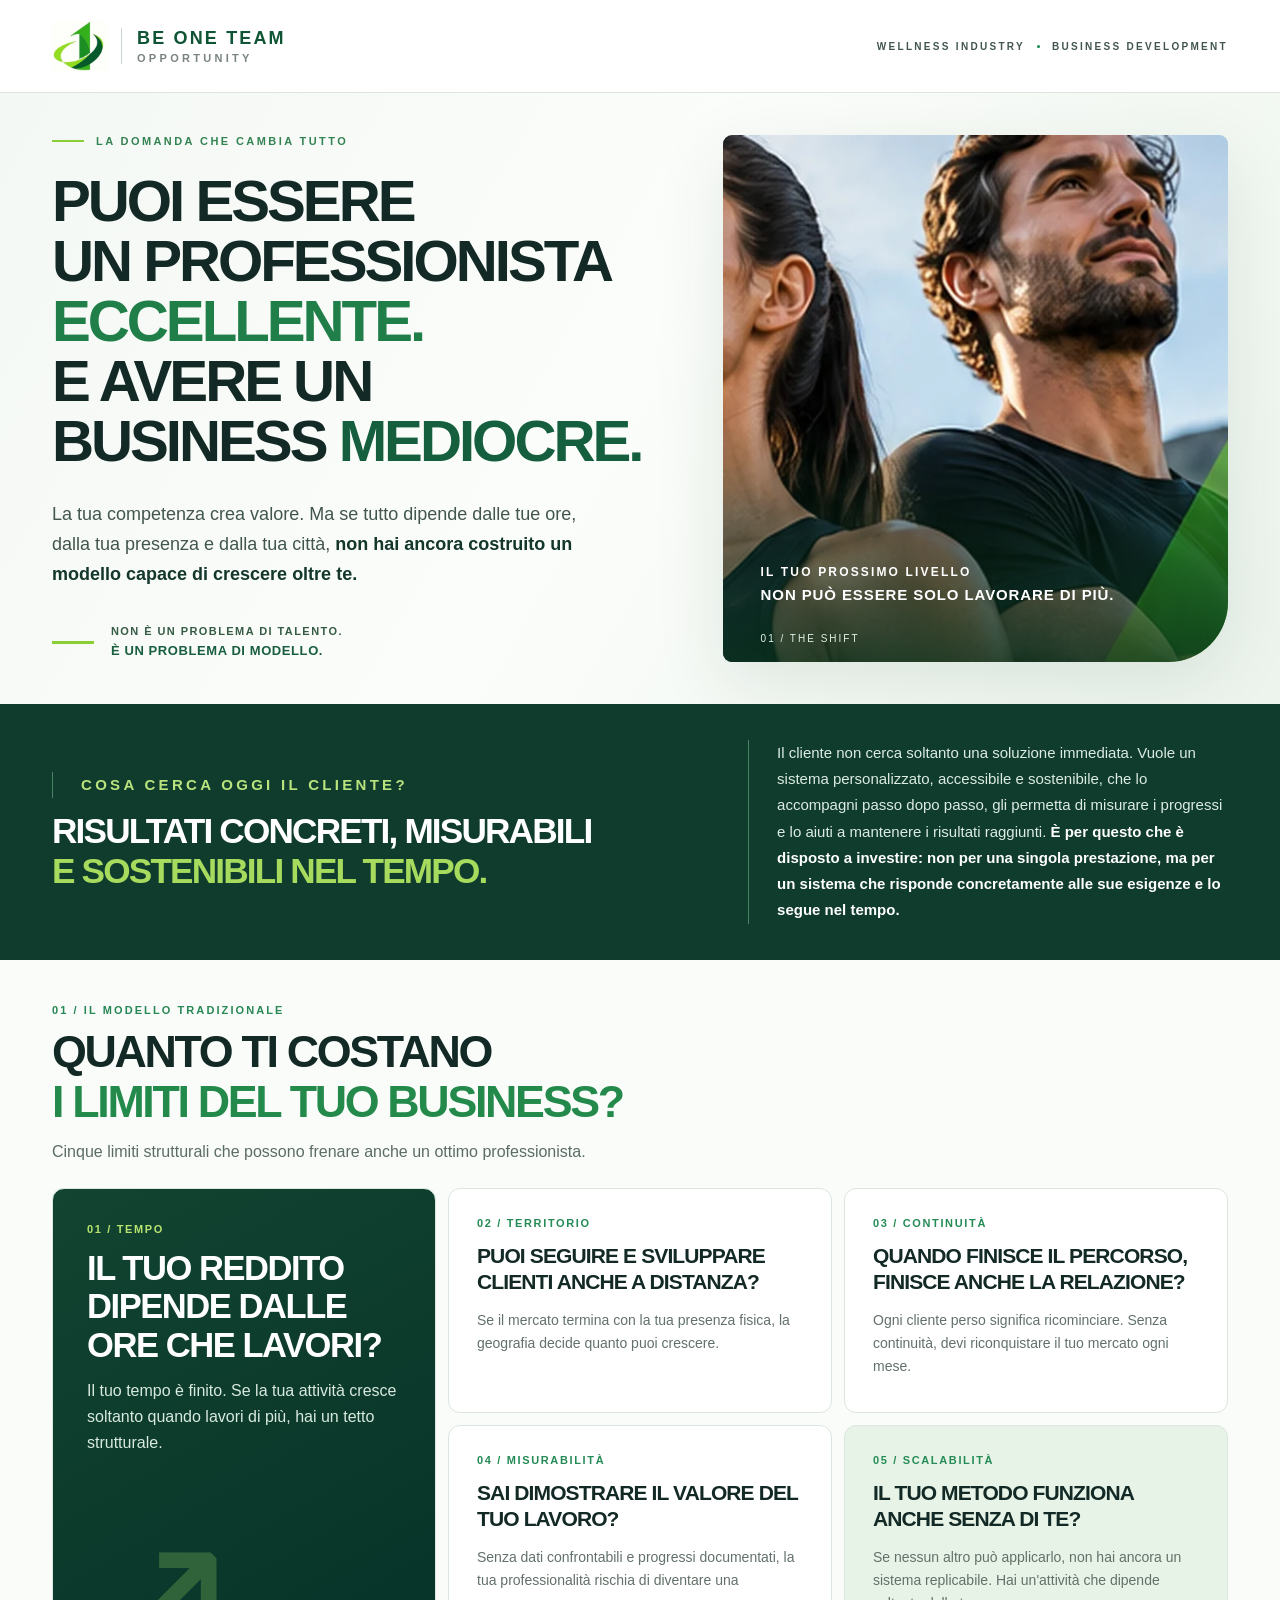
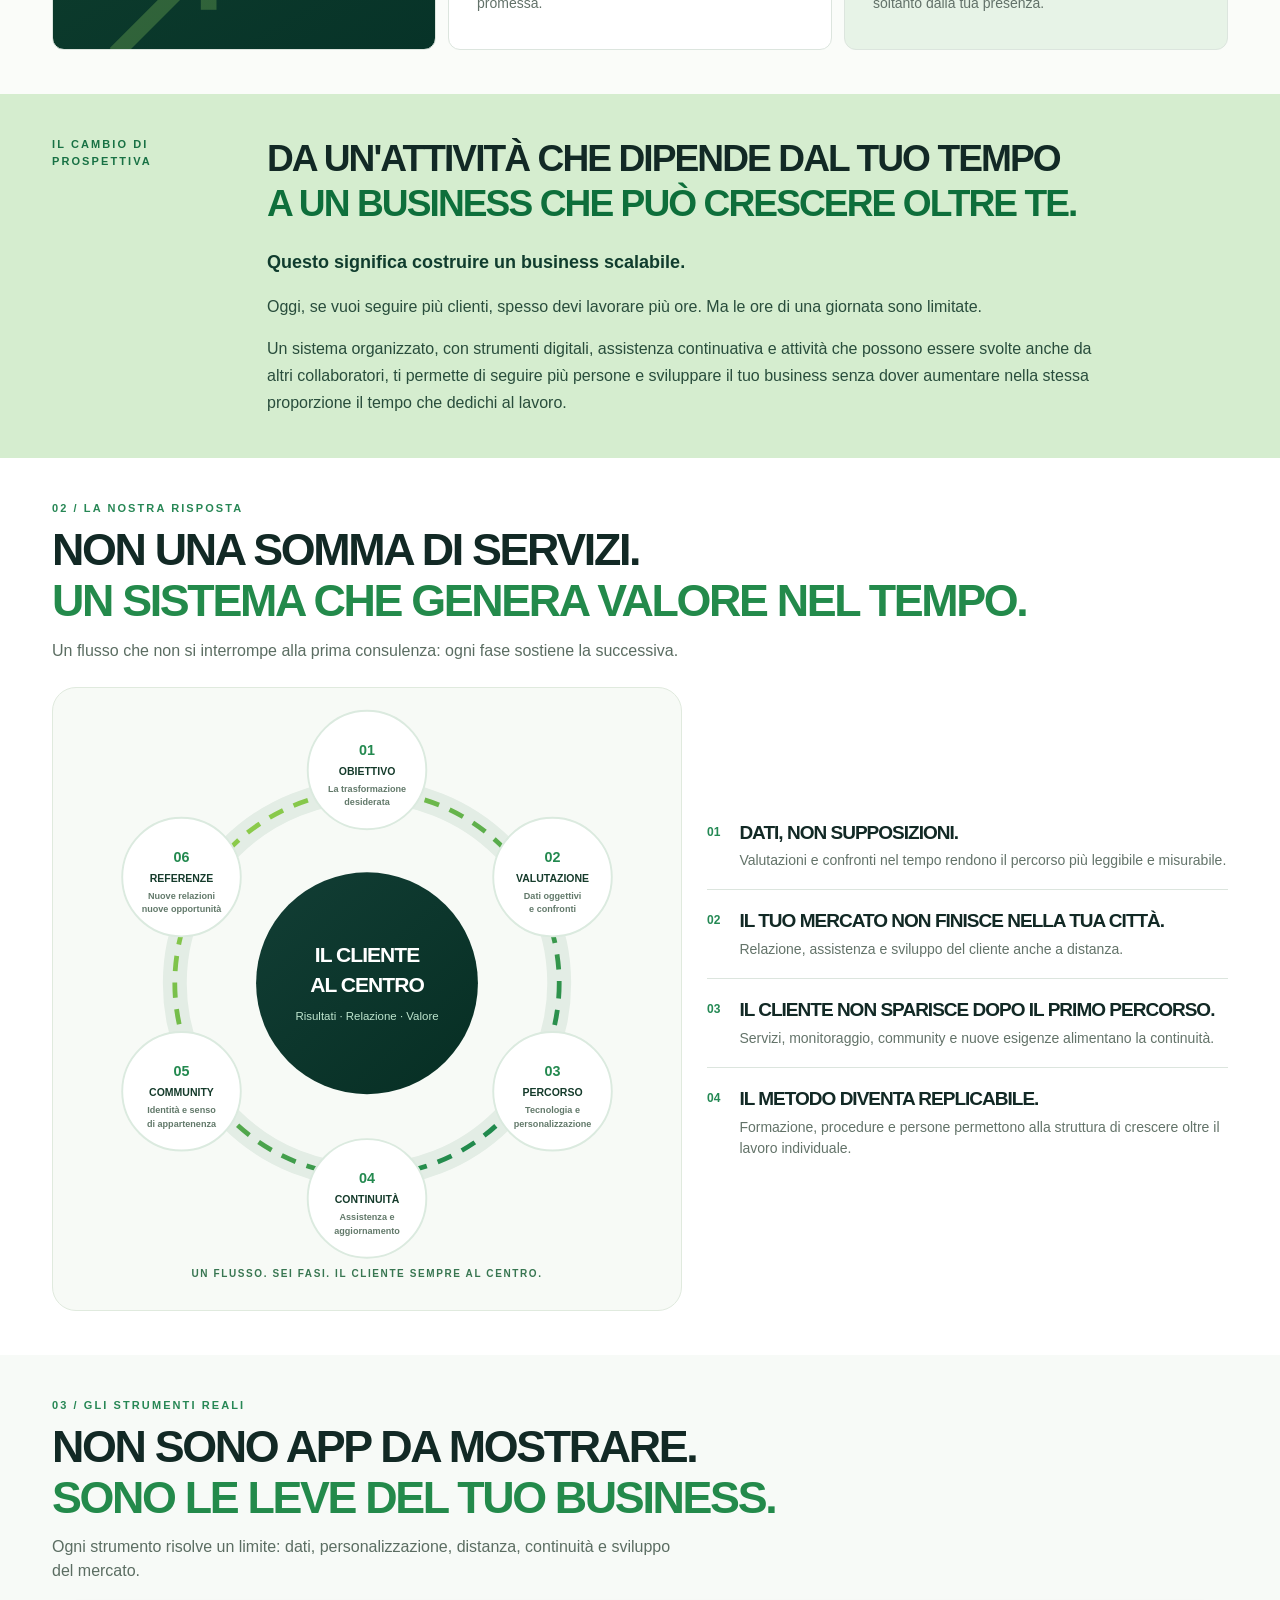
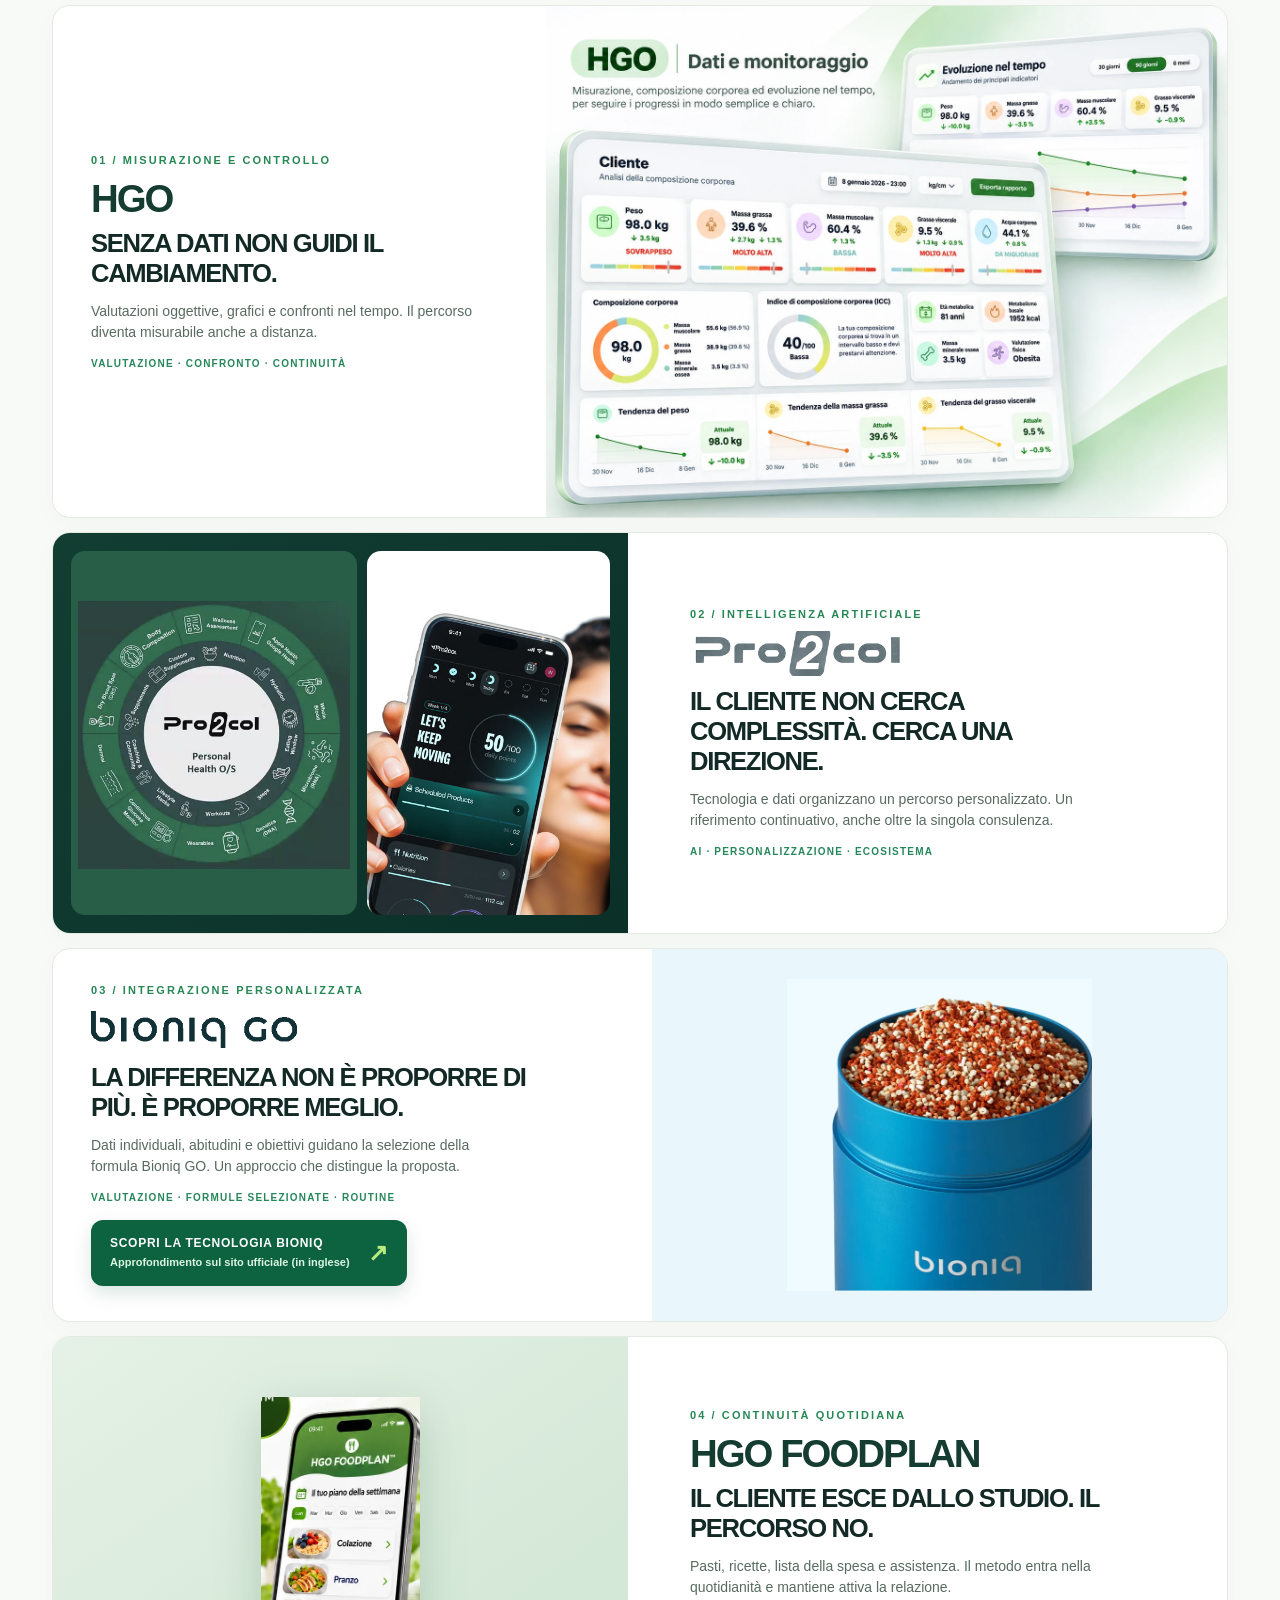
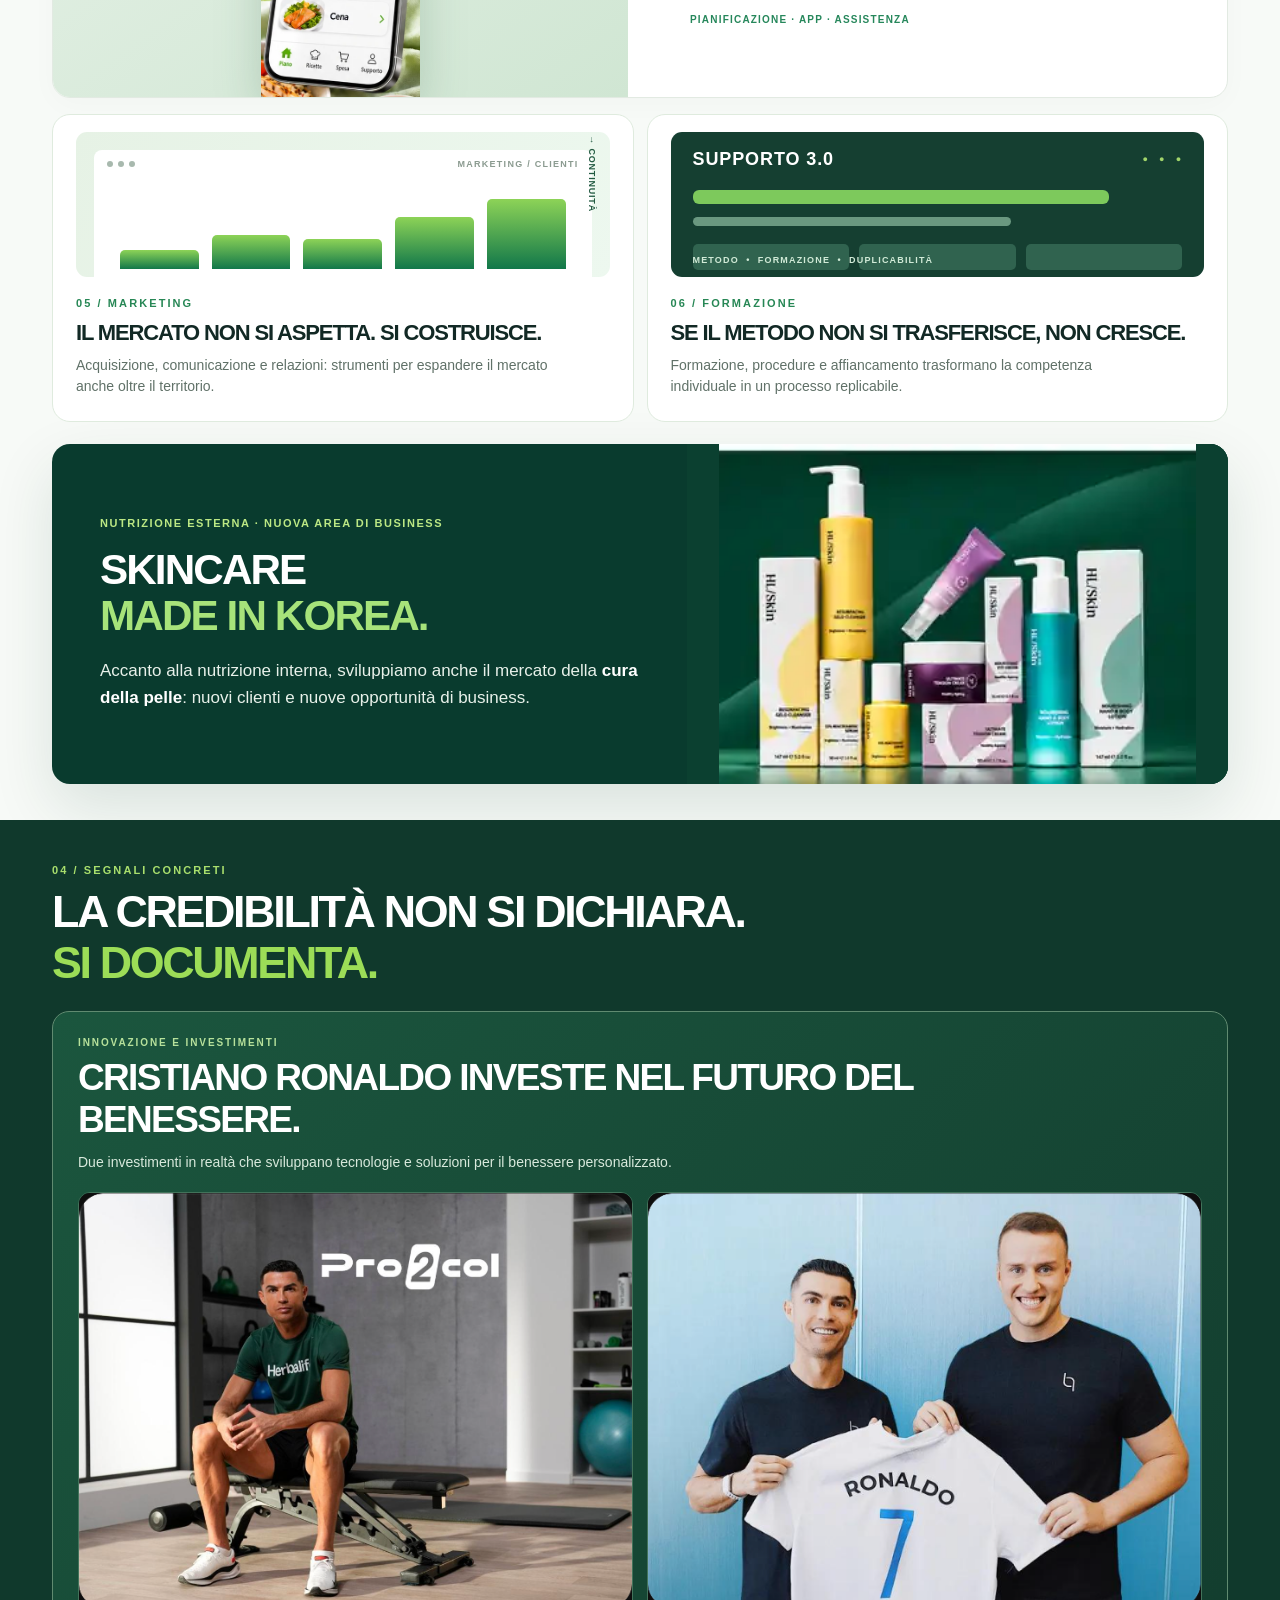
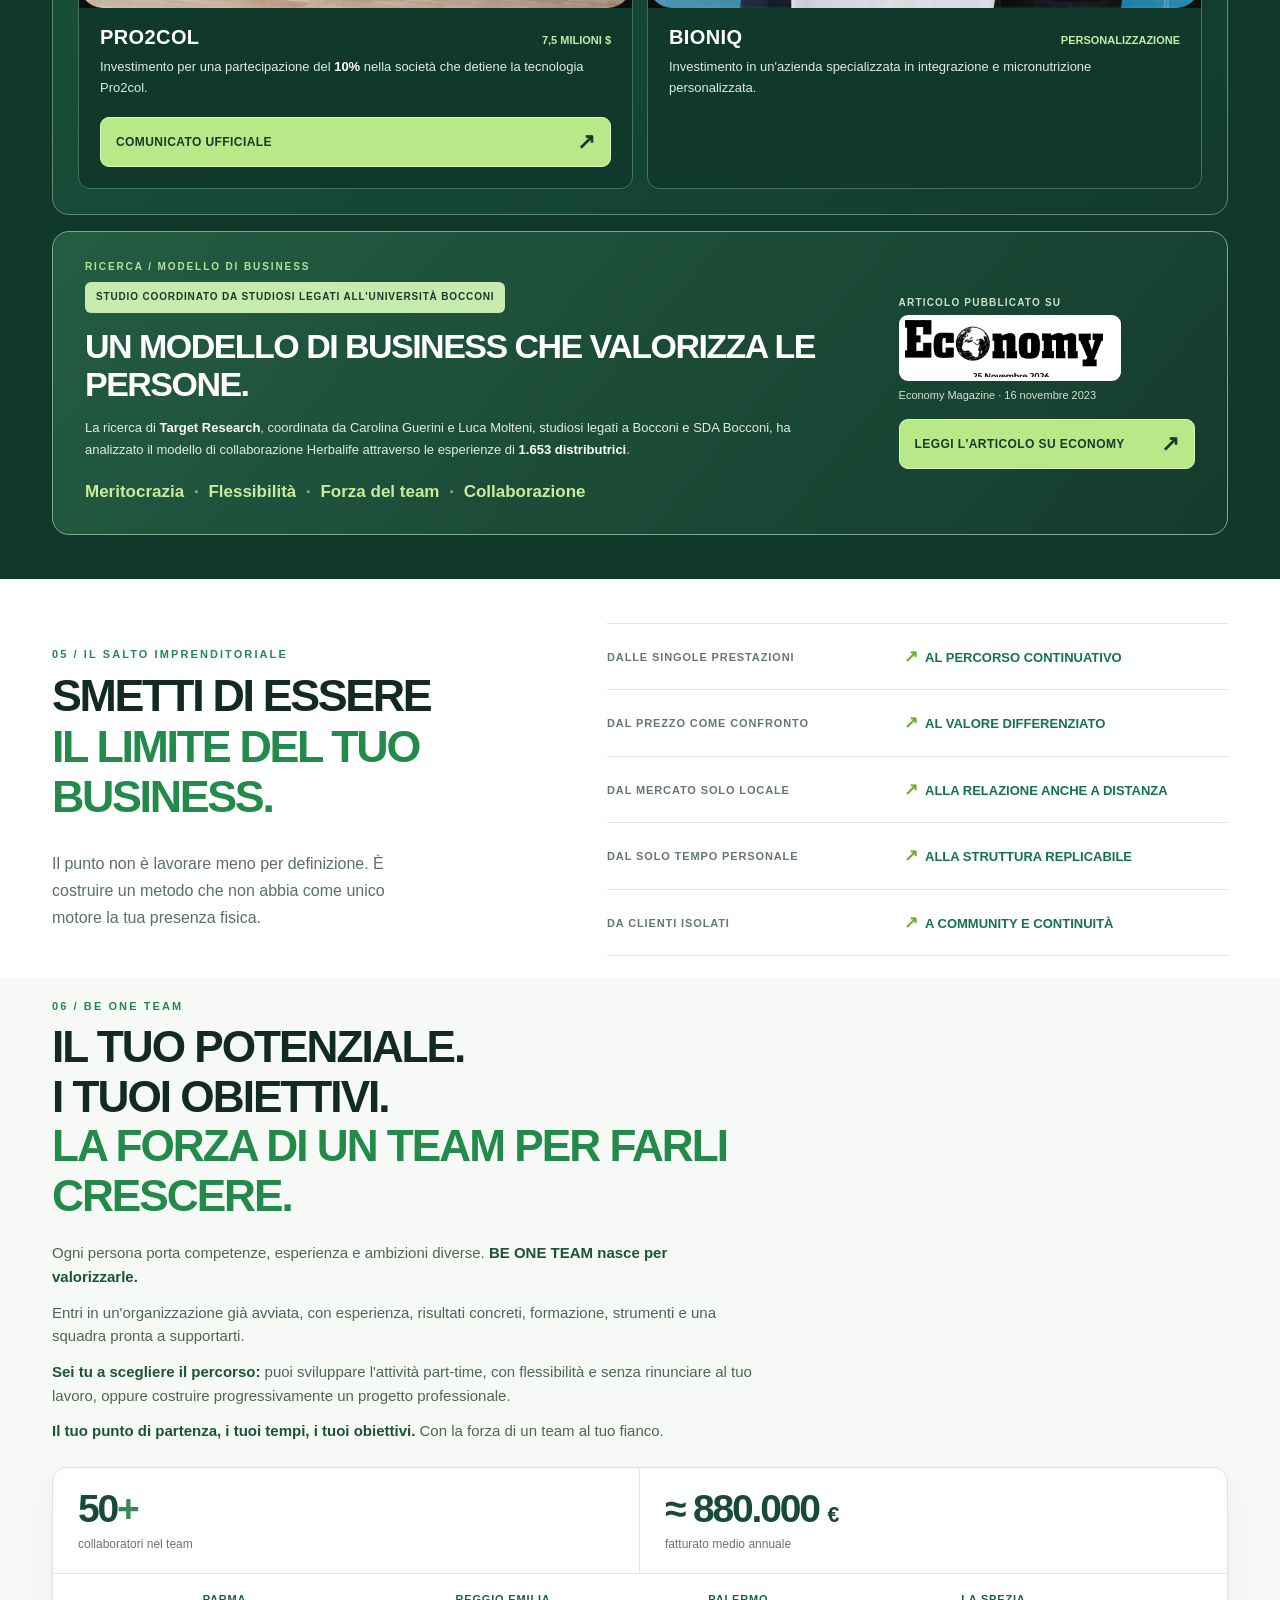
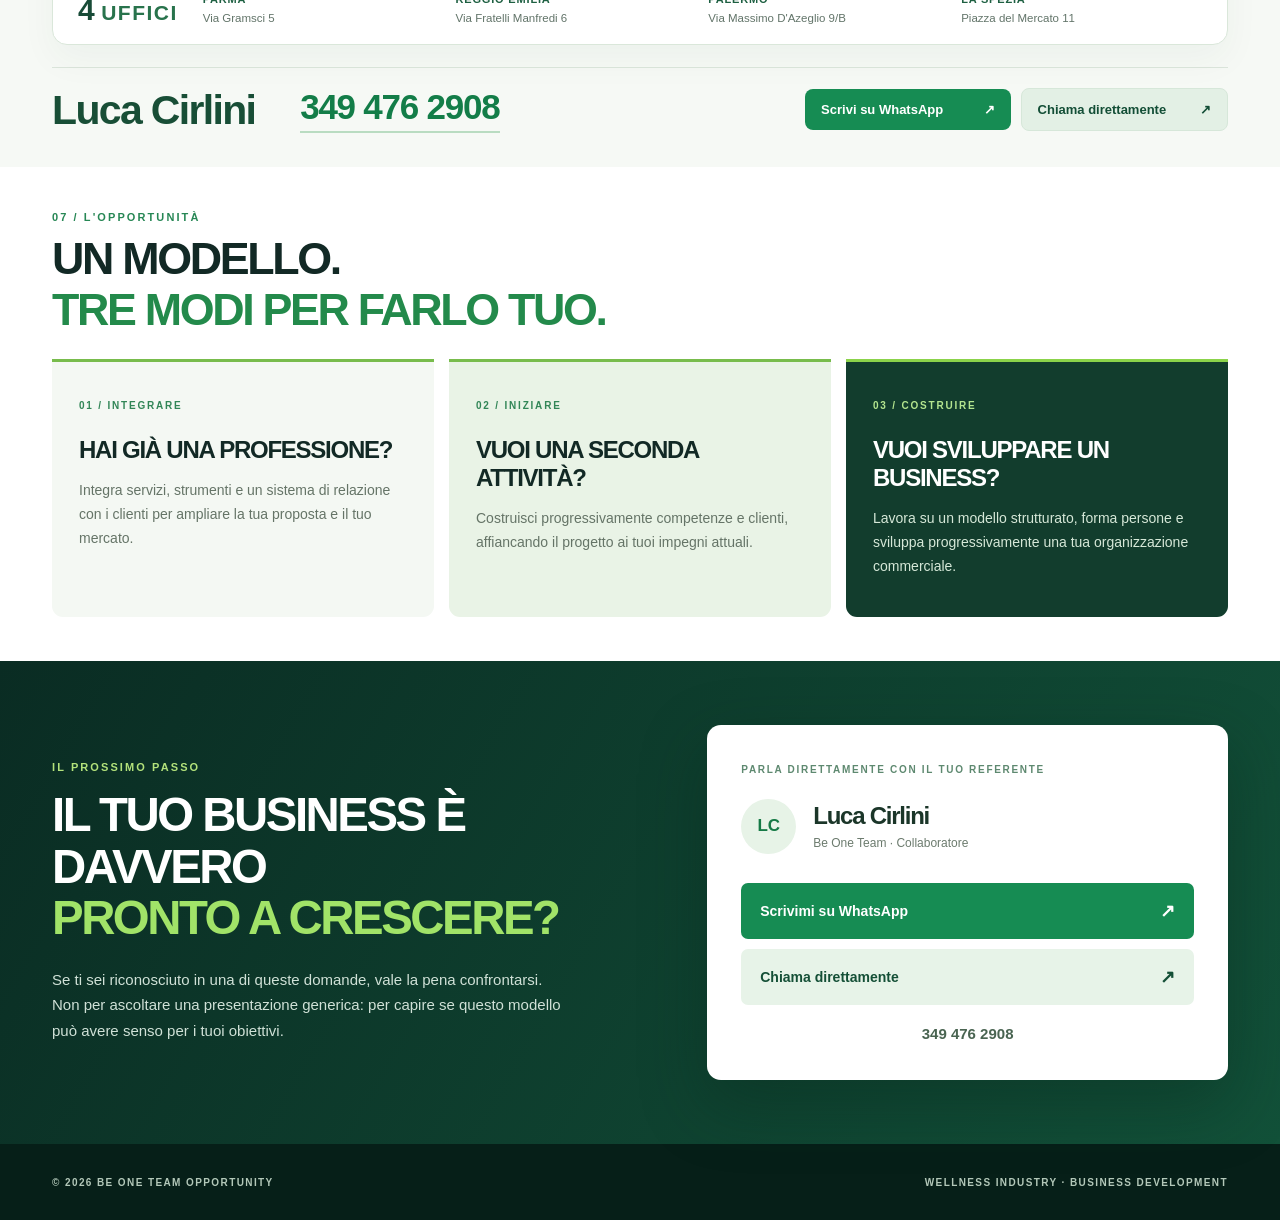
<file: site/luca.html>
<!doctype html>
<html lang="it">
<head>
<meta charset="utf-8" />
<meta name="viewport" content="width=device-width, initial-scale=1" />
<meta name="theme-color" content="#f6f9f5" />
<meta name="description" content="BE ONE TEAM Opportunity: un modello di business nella Wellness Industry che integra tecnologia, metodo, marketing e sviluppo professionale." />
<meta property="og:type" content="website" />
<meta property="og:title" content="Be One Team Opportunity — Un modello di business che cresce oltre te" />
<meta property="og:description" content="Puoi essere eccellente nel tuo lavoro. E avere un modello di business mediocre. Scopri un'altra struttura per crescere nella Wellness Industry." />
<title>Be One Team Opportunity | Wellness Industry</title>
<link rel="icon" href="assets/be-one-team.jpg" />
<link rel="stylesheet" href="styles.css?v=5.12" />
<style id="homepage-deep-links">
/* Bioniq: approfondimento visibile nelle varianti dei membri. */
.tool__deep-link{display:grid;grid-template-columns:minmax(0,1fr) auto;gap:3px 18px;align-items:center;width:fit-content;max-width:100%;margin-top:17px;padding:15px 19px;border-radius:12px;background:#0d6240;color:#fff!important;text-decoration:none!important;box-shadow:0 7px 18px rgba(7,80,49,.15);transition:background-color .2s ease,transform .2s ease}
.tool__deep-link-main{grid-column:1;display:block;font-size:12px;font-weight:850;letter-spacing:.06em;line-height:1.4;color:#fff!important}
.tool__deep-link-sub{grid-column:1;display:block;font-size:11px;font-weight:650;line-height:1.45;color:#dcf5e2!important}
.tool__deep-link-arrow{grid-column:2;grid-row:1/3;font-size:24px;font-weight:600;color:#b7ec81!important}
.tool__deep-link:hover{background:#084e33;transform:translateY(-1px)}
.tool__deep-link:focus-visible{outline:3px solid #8bcf36;outline-offset:4px}
@media(max-width:480px){.tool__deep-link{width:100%;padding:14px 15px;gap:3px 10px}.tool__deep-link-main{font-size:11px}.tool__deep-link-sub{font-size:10px}}
@media(prefers-reduced-motion:reduce){.tool__deep-link{transition:none}.tool__deep-link:hover{transform:none}}
</style><style id="homepage-pro2col-duo">
/* Due immagini Pro2col originali nelle varianti dei membri. */
.tool--pro .pro-visual--duo{display:grid;grid-template-columns:1.08fr .92fr;gap:10px;align-items:stretch;justify-content:initial;padding:18px;background:linear-gradient(135deg,#123e32,#0a3028);min-height:400px;height:100%}
.pro-visual--duo figure{margin:0;min-width:0;overflow:hidden;border-radius:14px;background:#173f32;display:flex;align-items:center;justify-content:center}
.pro-visual--duo .pro-duo__diagram{padding:7px;background:#285e48}
.pro-visual--duo .pro-duo__diagram img{display:block;width:100%;height:auto;max-width:none;max-height:100%;aspect-ratio:1/1;object-fit:contain;border-radius:0;box-shadow:none}
.pro-visual--duo .pro-duo__app{background:#f0f4f0}
.pro-visual--duo .pro-duo__app img{display:block;width:100%;height:100%;max-width:none;object-fit:cover;object-position:50% 50%;border-radius:0;box-shadow:none}
@media(max-width:760px){.tool--pro .pro-visual--duo{grid-template-columns:1fr 1fr;height:auto;min-height:300px;padding:10px;gap:8px}.pro-visual--duo figure{min-height:270px}.pro-visual--duo .pro-duo__diagram{padding:4px}.pro-visual--duo .pro-duo__app img{min-height:270px}}
@media(max-width:480px){.tool--pro .pro-visual--duo{grid-template-columns:1fr;gap:10px;padding:12px;min-height:0}.pro-visual--duo figure{min-height:0}.pro-visual--duo .pro-duo__diagram{padding:8px}.pro-visual--duo .pro-duo__diagram img{width:100%;max-height:none}.pro-visual--duo .pro-duo__app{height:340px}.pro-visual--duo .pro-duo__app img{height:100%;min-height:0;object-position:center 42%}}
</style><style id="homepage-evidence-story">
/* Presentazione investimento Ronaldo + ricerca Bocconi. Solo pagine personalizzate dei membri. */
.evidence-story{display:grid;gap:16px}
.evidence-story__investments{padding:25px;background:linear-gradient(135deg,#1b563e,#123b2d);border:1px solid #608a70;border-radius:17px;overflow:hidden}
.evidence-story__lead{margin-bottom:19px}
.evidence-story__lead .proof__label{margin-bottom:9px;display:block}
.evidence-story__lead h3{font-size:clamp(26px,3vw,37px);letter-spacing:-.045em;line-height:1.13;max-width:850px;margin:0;color:#fff}
.evidence-story__lead>p{font-size:14px;color:#d8e9dc;line-height:1.6;margin-top:10px}
.evidence-story__pair{display:grid;grid-template-columns:repeat(2,minmax(0,1fr));gap:14px}
.evidence-story__project{min-width:0;overflow:hidden;border-radius:12px;background:#10392c;border:1px solid #42725a;display:flex;flex-direction:column}
.evidence-story__photo{aspect-ratio:4/3;width:100%;overflow:hidden;position:relative;background:#173b31}
.evidence-story__photo img{display:block;position:absolute;top:-7.08%;height:auto;width:214.69%;max-width:none;border-radius:0}
.evidence-story__photo--pro2col img{left:-2.66%}
.evidence-story__photo--bioniq img{left:-104.85%}
.evidence-story__project-copy{display:flex;flex-direction:column;align-items:stretch;flex:1;padding:18px 21px 21px}
.evidence-story__project-top{display:flex;align-items:baseline;justify-content:space-between;gap:9px}
.evidence-story__project-top strong{font-size:20px;color:#fff;letter-spacing:.02em}
.evidence-story__project-top>span{font-size:11px;font-weight:850;color:#c9e9ab;white-space:nowrap}
.evidence-story__project-copy p{font-size:13px;line-height:1.6;color:#dbece0;margin:8px 0 19px;flex:1}
.evidence-story__project-copy p strong{color:#fff}
.evidence-story a.evidence-story__button{display:flex;align-items:center;justify-content:space-between;gap:12px;background:#b9e889;color:#133d2a!important;padding:13px 15px;border-radius:9px;border:1px solid #dbf6c4;text-decoration:none;font-size:12px;font-weight:850;letter-spacing:.035em;line-height:1.4}
.evidence-story a.evidence-story__button:hover{background:#d2f4ad}
.evidence-story a.evidence-story__button:focus-visible{outline:3px solid #fff;outline-offset:3px}
.evidence-story__button>span:last-child{font-size:22px;line-height:1}
.evidence-story__research{padding:29px 32px;background:linear-gradient(130deg,#245c43,#143b2d);border:1px solid #7da991;border-radius:17px;display:grid;grid-template-columns:minmax(0,1.45fr) minmax(240px,.55fr);gap:32px;align-items:center}
.evidence-story__research-copy .proof__label{display:block;margin-bottom:10px}
.evidence-story__academic{font-size:10px;letter-spacing:.085em;line-height:1.45;font-weight:850;color:#183a29;background:#c7ebae;border-radius:6px;padding:8px 11px;display:inline-block;margin-bottom:14px}
.evidence-story__research h3{font-size:clamp(25px,2.7vw,34px);line-height:1.12;letter-spacing:-.045em;color:#fff;margin:0}
.evidence-story__research-copy>p{font-size:13px;line-height:1.68;margin-top:14px;color:#deeee0;max-width:740px}
.evidence-story__research-copy>p strong{color:#fff}
.evidence-story__research-copy p.evidence-story__values{font-size:clamp(14px,1.45vw,17px);font-weight:770;color:#c9ec9b;line-height:1.6;margin-top:17px}
.evidence-story__values span{margin:0 5px;color:#9fb98d}
.evidence-story__research-link{min-width:0;display:flex;flex-direction:column;gap:13px}
.evidence-story__publisher{display:flex;flex-direction:column;gap:7px}
.evidence-story__publisher>span{color:#c9e4cb;font-weight:780;font-size:10px;letter-spacing:.12em}
.evidence-story__publisher-logo{width:222px;max-width:100%;height:66px;background:#fff;border-radius:9px;position:relative;overflow:hidden;border:4px solid #fff}
.evidence-story__publisher-logo img{position:absolute;display:block;width:242px;max-width:none;height:auto;left:-31px;top:-31px}
.evidence-story__publisher small{font-size:11px;color:#cee2d5;line-height:1.4}
.evidence-story .evidence-story__button--research{width:100%;margin-top:3px}
.evidence-story+.evidence__bottom{margin-top:23px}
@media(max-width:780px){.evidence-story__research{grid-template-columns:1fr;gap:23px;padding:26px}.evidence-story__research-link{display:grid;grid-template-columns:1fr 1fr;align-items:center;gap:12px}.evidence-story__pair{gap:11px}.evidence-story__investments{padding:19px}.evidence-story__project-copy{padding:15px}.evidence-story__project-top{flex-wrap:wrap}.evidence-story__project-top strong{font-size:18px}}
@media(max-width:560px){.evidence-story__pair{grid-template-columns:1fr;gap:13px}.evidence-story__investments{padding:17px}.evidence-story__lead h3{font-size:27px}.evidence-story__photo{aspect-ratio:4/3}.evidence-story__project-copy{padding:15px 16px 18px}.evidence-story__research{padding:22px 18px;gap:22px}.evidence-story__research h3{font-size:27px}.evidence-story__research-link{display:flex;gap:12px}.evidence-story__research-copy p.evidence-story__values{font-size:15px}.evidence-story__values span{margin:0 3px}}
</style>
<script src="members.js" defer></script>
<script src="app.js" defer></script>
<style id="skincare-compact-layout">
/* SOLO HOMEPAGE: area skincare con foto prodotti nitida e layout responsivo */
#nutrizione-esterna.outer-wellness{padding:12px 0 49px!important}
#nutrizione-esterna .outer-wellness__panel{display:grid;grid-template-columns:minmax(0,1.08fr) minmax(0,.92fr);min-height:340px;align-items:stretch;border-radius:18px;background:#093b2e}
#nutrizione-esterna .outer-wellness__content{padding:clamp(26px,4vw,48px);min-width:0;align-self:center}
#nutrizione-esterna .outer-wellness__eyebrow{font-size:11px;letter-spacing:.14em;margin-bottom:16px;line-height:1.4}
#nutrizione-esterna .outer-wellness__content h2{font-size:clamp(31px,3.3vw,46px);line-height:1.08;letter-spacing:-.045em}
#nutrizione-esterna .outer-wellness__content .outer-wellness__lead{font-size:clamp(14px,1.35vw,17px);line-height:1.58;margin-top:20px;color:#e8f1ea}
#nutrizione-esterna .outer-wellness__visual{position:relative;height:auto;min-height:330px;background:#0b4030;align-self:stretch;overflow:hidden}
#nutrizione-esterna .outer-wellness__visual img{position:absolute;inset:0;width:100%;height:100%;object-fit:contain;object-position:center bottom;background:#0b4030}
#nutrizione-esterna .outer-wellness__visual::after{display:none}
@media(max-width:760px){
 #nutrizione-esterna.outer-wellness{padding:10px 0 35px!important}
 #nutrizione-esterna .outer-wellness__panel{grid-template-columns:1fr;min-height:0}
 #nutrizione-esterna .outer-wellness__content{padding:27px 25px 18px}
 #nutrizione-esterna .outer-wellness__eyebrow{font-size:9px;letter-spacing:.08em;margin-bottom:11px}
 #nutrizione-esterna .outer-wellness__content h2{font-size:clamp(29px,7vw,39px)}
 #nutrizione-esterna .outer-wellness__content .outer-wellness__lead{font-size:14px;line-height:1.5;margin-top:16px}
 #nutrizione-esterna .outer-wellness__visual{height:270px;min-height:270px}
}
@media(max-width:400px){
 #nutrizione-esterna .outer-wellness__content{padding:24px 20px 17px}
 #nutrizione-esterna .outer-wellness__visual{height:240px;min-height:240px}
}
</style>
</head>
<body>
<a class="skip-link" href="#main">Vai al contenuto</a>
<header class="header" id="top"><div class="wrap header__inner">
  <div class="brand" aria-label="Be One Team Opportunity">
    <img src="assets/be-one-team.jpg" alt="Logo Be One Team" width="63" height="78" />
    <span class="brand__word"><strong>BE ONE TEAM</strong><span>OPPORTUNITY</span></span>
  </div>
  <div class="header__sector">WELLNESS INDUSTRY <span class="header__separator"></span> BUSINESS DEVELOPMENT</div>
</div></header>
<main id="main">
  <section class="hero" aria-labelledby="hero-title">
    <div class="wrap hero__grid">
      <div class="hero__content">
        <p class="eyebrow"><i></i> LA DOMANDA CHE CAMBIA TUTTO</p>
        <h1 id="hero-title">PUOI ESSERE<br>UN PROFESSIONISTA<br><span>ECCELLENTE.</span><br>E AVERE UN<br>BUSINESS <em>MEDIOCRE.</em></h1>
        <p class="hero__intro">La tua competenza crea valore. Ma se tutto dipende dalle tue ore, dalla tua presenza e dalla tua città, <strong>non hai ancora costruito un modello capace di crescere oltre te.</strong></p>
        <div class="hero__bottom"><span class="hero__line"></span><span>NON È UN PROBLEMA DI TALENTO.<br><strong>È UN PROBLEMA DI MODELLO.</strong></span></div>
      </div>
      <div class="hero__visual" aria-label="Professionisti del settore benessere e performance">
        <img src="assets/wellness-people.webp" width="1000" height="556" alt="Due professionisti della Wellness Industry" fetchpriority="high" />
        <div class="hero__visual-shadow"></div>
        <div class="hero__visual-label">IL TUO PROSSIMO LIVELLO<br><b>NON PUÒ ESSERE SOLO LAVORARE DI PIÙ.</b></div>
        <div class="hero__visual-index">01 / THE SHIFT</div>
      </div>
    </div>
  </section>

  <section class="statement" aria-labelledby="statement-title"><div class="wrap statement__grid">
    <div><p class="kicker">COSA CERCA OGGI IL CLIENTE?</p><h2 id="statement-title">RISULTATI CONCRETI, MISURABILI<br><em>E SOSTENIBILI NEL TEMPO.</em></h2></div>
    <p>Il cliente non cerca soltanto una soluzione immediata. Vuole un sistema personalizzato, accessibile e sostenibile, che lo accompagni passo dopo passo, gli permetta di misurare i progressi e lo aiuti a mantenere i risultati raggiunti. <strong>È per questo che è disposto a investire: non per una singola prestazione, ma per un sistema che risponde concretamente alle sue esigenze e lo segue nel tempo.</strong></p>
  </div></section>

  <section class="limits section" id="limiti" aria-labelledby="limits-title"><div class="wrap">
    <div class="section__heading"><span class="section__num">01 / IL MODELLO TRADIZIONALE</span><h2 id="limits-title">QUANTO TI COSTANO<br><em>I LIMITI DEL TUO BUSINESS?</em></h2><p>Cinque limiti strutturali che possono frenare anche un ottimo professionista.</p></div>
    <div class="limit-grid">
      <article class="limit limit--featured"><span class="limit__index">01 / TEMPO</span><h3>IL TUO REDDITO DIPENDE DALLE ORE CHE LAVORI?</h3><p>Il tuo tempo è finito. Se la tua attività cresce soltanto quando lavori di più, hai un tetto strutturale.</p><span class="limit__mark" aria-hidden="true">↗</span></article>
      <article class="limit"><span class="limit__index">02 / TERRITORIO</span><h3>PUOI SEGUIRE E SVILUPPARE CLIENTI ANCHE A DISTANZA?</h3><p>Se il mercato termina con la tua presenza fisica, la geografia decide quanto puoi crescere.</p></article>
      <article class="limit"><span class="limit__index">03 / CONTINUITÀ</span><h3>QUANDO FINISCE IL PERCORSO, FINISCE ANCHE LA RELAZIONE?</h3><p>Ogni cliente perso significa ricominciare. Senza continuità, devi riconquistare il tuo mercato ogni mese.</p></article>
      <article class="limit"><span class="limit__index">04 / MISURABILITÀ</span><h3>SAI DIMOSTRARE IL VALORE DEL TUO LAVORO?</h3><p>Senza dati confrontabili e progressi documentati, la tua professionalità rischia di diventare una promessa.</p></article>
      <article class="limit limit--closing"><span class="limit__index">05 / SCALABILITÀ</span><h3>IL TUO METODO FUNZIONA ANCHE SENZA DI TE?</h3><p>Se nessun altro può applicarlo, non hai ancora un sistema replicabile. Hai un'attività che dipende soltanto dalla tua presenza.</p></article>
    </div>
  </div></section>

  <section class="pivot" aria-labelledby="pivot-title"><div class="wrap pivot__inner">
    <span>IL CAMBIO DI PROSPETTIVA</span>
    <div class="pivot__copy">
      <h2 id="pivot-title">DA UN'ATTIVITÀ CHE DIPENDE DAL TUO TEMPO<br><em>A UN BUSINESS CHE PUÒ CRESCERE OLTRE TE.</em></h2>
      <p class="pivot__lead"><strong>Questo significa costruire un business scalabile.</strong></p>
      <p>Oggi, se vuoi seguire più clienti, spesso devi lavorare più ore. Ma le ore di una giornata sono limitate.</p>
      <p>Un sistema organizzato, con strumenti digitali, assistenza continuativa e attività che possono essere svolte anche da altri collaboratori, ti permette di seguire più persone e sviluppare il tuo business senza dover aumentare nella stessa proporzione il tempo che dedichi al lavoro.</p>
    </div>
  </div></section>

  <section class="system section" id="sistema" aria-labelledby="system-title"><div class="wrap">
    <div class="section__heading system__heading"><span class="section__num">02 / LA NOSTRA RISPOSTA</span><h2 id="system-title">NON UNA SOMMA DI SERVIZI.<br><em>UN SISTEMA CHE GENERA VALORE NEL TEMPO.</em></h2><p>Un flusso che non si interrompe alla prima consulenza: ogni fase sostiene la successiva.</p></div>
    <div class="system__grid">
      <figure class="system__diagram">
        <svg viewBox="0 0 640 590" role="img" aria-labelledby="flow-title flow-desc" xmlns="http://www.w3.org/2000/svg">
          <title id="flow-title">Sistema circolare di gestione del cliente</title><desc id="flow-desc">Sei fasi collegate: obiettivo, valutazione, percorso, continuità, community e referenze. Al centro il cliente e il suo percorso di trasformazione.</desc>
          <defs><linearGradient id="ringGradient" x1="0" y1="0" x2="1" y2="1"><stop stop-color="#a1d84a"/><stop offset="1" stop-color="#0a7c4d"/></linearGradient><linearGradient id="centerGradient" x1="0" y1="0" x2="0.9" y2="1"><stop stop-color="#123e35"/><stop offset="1" stop-color="#072f24"/></linearGradient></defs>
          <circle cx="320" cy="292" r="201" fill="none" stroke="#e3ede5" stroke-width="25"/>
          <circle cx="320" cy="292" r="201" fill="none" stroke="url(#ringGradient)" stroke-width="5" stroke-dasharray="16 12"/>
          <circle cx="320" cy="292" r="116" fill="url(#centerGradient)"/>
          <text x="320" y="270" fill="white" text-anchor="middle" class="svg-title">IL CLIENTE</text>
          <text x="320" y="301" fill="white" text-anchor="middle" class="svg-title">AL CENTRO</text>
          <text x="320" y="330" fill="#bfe6cf" text-anchor="middle" class="svg-subtitle">Risultati · Relazione · Valore</text>
          <g class="svg-step" transform="translate(320 69)"><circle r="62"/><text y="-16" class="svg-index">01</text><text y="5" class="svg-label">OBIETTIVO</text><text y="23" class="svg-small">La trasformazione</text><text y="37" class="svg-small">desiderata</text></g>
          <g class="svg-step" transform="translate(514 181)"><circle r="62"/><text y="-16" class="svg-index">02</text><text y="5" class="svg-label">VALUTAZIONE</text><text y="23" class="svg-small">Dati oggettivi</text><text y="37" class="svg-small">e confronti</text></g>
          <g class="svg-step" transform="translate(514 405)"><circle r="62"/><text y="-16" class="svg-index">03</text><text y="5" class="svg-label">PERCORSO</text><text y="23" class="svg-small">Tecnologia e</text><text y="37" class="svg-small">personalizzazione</text></g>
          <g class="svg-step" transform="translate(320 517)"><circle r="62"/><text y="-16" class="svg-index">04</text><text y="5" class="svg-label">CONTINUITÀ</text><text y="23" class="svg-small">Assistenza e</text><text y="37" class="svg-small">aggiornamento</text></g>
          <g class="svg-step" transform="translate(126 405)"><circle r="62"/><text y="-16" class="svg-index">05</text><text y="5" class="svg-label">COMMUNITY</text><text y="23" class="svg-small">Identità e senso</text><text y="37" class="svg-small">di appartenenza</text></g>
          <g class="svg-step" transform="translate(126 181)"><circle r="62"/><text y="-16" class="svg-index">06</text><text y="5" class="svg-label">REFERENZE</text><text y="23" class="svg-small">Nuove relazioni</text><text y="37" class="svg-small">nuove opportunità</text></g>
        </svg>
        <figcaption>UN FLUSSO. SEI FASI. IL CLIENTE SEMPRE AL CENTRO.</figcaption>
      </figure>
      <div class="system__benefits">
        <div class="benefit"><span>01</span><div><h3>DATI, NON SUPPOSIZIONI.</h3><p>Valutazioni e confronti nel tempo rendono il percorso più leggibile e misurabile.</p></div></div>
        <div class="benefit"><span>02</span><div><h3>IL TUO MERCATO NON FINISCE NELLA TUA CITTÀ.</h3><p>Relazione, assistenza e sviluppo del cliente anche a distanza.</p></div></div>
        <div class="benefit"><span>03</span><div><h3>IL CLIENTE NON SPARISCE DOPO IL PRIMO PERCORSO.</h3><p>Servizi, monitoraggio, community e nuove esigenze alimentano la continuità.</p></div></div>
        <div class="benefit"><span>04</span><div><h3>IL METODO DIVENTA REPLICABILE.</h3><p>Formazione, procedure e persone permettono alla struttura di crescere oltre il lavoro individuale.</p></div></div>
      </div>
    </div>
  </div></section>

  <section class="tools section" id="strumenti" aria-labelledby="tools-title"><div class="wrap">
    <div class="section__heading"><span class="section__num">03 / GLI STRUMENTI REALI</span><h2 id="tools-title">NON SONO APP DA MOSTRARE.<br><em>SONO LE LEVE DEL TUO BUSINESS.</em></h2><p>Ogni strumento risolve un limite: dati, personalizzazione, distanza, continuità e sviluppo del mercato.</p></div>
    <div class="tool tool--hgo">
      <div class="tool__copy"><span class="tool__tag">01 / MISURAZIONE E CONTROLLO</span><h3>HGO</h3><h4>SENZA DATI NON GUIDI IL CAMBIAMENTO.</h4><p>Valutazioni oggettive, grafici e confronti nel tempo. Il percorso diventa misurabile anche a distanza.</p><span class="tool__keywords">VALUTAZIONE · CONFRONTO · CONTINUITÀ</span></div>
      <div class="tool__visual hgo-visual"><img src="assets/hgo-dashboard-nuovo.webp" alt="Illustrazione della dashboard HGO con valutazione della composizione corporea e monitoraggio dell’evoluzione nel tempo" loading="lazy" width="1448" height="1086" /></div>
    </div>
    <div class="tool tool--pro">
      <div class="tool__visual pro-visual pro-visual--duo" aria-label="Ecosistema Pro2col e applicazione digitale">
        <figure class="pro-duo__diagram"><img src="assets/pro2col-ecosistema-originale.png" alt="Infografica Pro2col Personal Health O/S: schema circolare di dati, servizi, nutrizione e monitoraggio del benessere" loading="lazy" width="1016" height="1000" /></figure>
        <figure class="pro-duo__app"><img src="assets/pro2col-app-persona-originale.png" alt="Persona che mostra sul telefono l'app Pro2col con il monitoraggio quotidiano" loading="lazy" width="488" height="642" /></figure>
      </div>
      <div class="tool__copy"><span class="tool__tag">02 / INTELLIGENZA ARTIFICIALE</span><img class="tool__logo pro-logo" src="assets/pro2col-logo.png" alt="Logo originale Pro2col" loading="lazy" width="363" height="76" /><h4>IL CLIENTE NON CERCA COMPLESSITÀ. CERCA UNA DIREZIONE.</h4><p>Tecnologia e dati organizzano un percorso personalizzato. Un riferimento continuativo, anche oltre la singola consulenza.</p><span class="tool__keywords">AI · PERSONALIZZAZIONE · ECOSISTEMA</span></div>
    </div>
    <div class="tool tool--bioniq">
      <div class="tool__copy"><span class="tool__tag">03 / INTEGRAZIONE PERSONALIZZATA</span><img class="tool__logo bioniq-logo" src="assets/bioniq-logo.png" alt="Logo originale Bioniq GO" loading="lazy" width="348" height="62" /><h4>LA DIFFERENZA NON È PROPORRE DI PIÙ. È PROPORRE MEGLIO.</h4><p>Dati individuali, abitudini e obiettivi guidano la selezione della formula Bioniq GO. Un approccio che distingue la proposta.</p><span class="tool__keywords">VALUTAZIONE · FORMULE SELEZIONATE · ROUTINE</span><a class="tool__deep-link" href="https://www.bioniq.com/" target="_blank" rel="noopener noreferrer" aria-label="Scopri Bioniq sul sito ufficiale in inglese"><span class="tool__deep-link-main">SCOPRI LA TECNOLOGIA BIONIQ</span><span class="tool__deep-link-sub">Approfondimento sul sito ufficiale (in inglese)</span><span class="tool__deep-link-arrow" aria-hidden="true">↗</span></a></div>
      <div class="tool__visual bio-visual"><img src="assets/bioniq-product.webp" alt="Confezione originale Bioniq con formulazione in granuli" loading="lazy" width="650" height="665" /></div>
    </div>
    <div class="tool tool--foodplan">
      <div class="tool__visual food-visual"><img src="assets/foodplan-phone.webp" alt="Schermata originale HGO FoodPlan con pianificazione dei pasti" loading="lazy" width="358" height="675" /></div>
      <div class="tool__copy"><span class="tool__tag">04 / CONTINUITÀ QUOTIDIANA</span><h3>HGO FOODPLAN</h3><h4>IL CLIENTE ESCE DALLO STUDIO. IL PERCORSO NO.</h4><p>Pasti, ricette, lista della spesa e assistenza. Il metodo entra nella quotidianità e mantiene attiva la relazione.</p><span class="tool__keywords">PIANIFICAZIONE · APP · ASSISTENZA</span></div>
    </div>
    <div class="support-pair"><div class="support-item"><div class="support-item__visual market-visual" aria-hidden="true"><div class="browser-bar"><i></i><i></i><i></i><span>MARKETING / CLIENTI</span></div><div class="market-bars"><span></span><span></span><span></span><span></span><span></span></div><div class="market-ribbon">ACQUISIZIONE → RELAZIONE → CONTINUITÀ</div></div><span class="tool__tag">05 / MARKETING</span><h3>IL MERCATO NON SI ASPETTA. SI COSTRUISCE.</h3><p>Acquisizione, comunicazione e relazioni: strumenti per espandere il mercato anche oltre il territorio.</p></div><div class="support-item"><div class="support-item__visual training-visual" aria-hidden="true"><div class="training-top">SUPPORTO 3.0 <span>● &nbsp; ● &nbsp; ●</span></div><div class="training-line big"></div><div class="training-line"></div><div class="training-cells"><span></span><span></span><span></span></div><div class="training-bottom">METODO &nbsp;•&nbsp; FORMAZIONE &nbsp;•&nbsp; DUPLICABILITÀ</div></div><span class="tool__tag">06 / FORMAZIONE</span><h3>SE IL METODO NON SI TRASFERISCE, NON CRESCE.</h3><p>Formazione, procedure e affiancamento trasformano la competenza individuale in un processo replicabile.</p></div></div>
  </div></section>

  <section class="outer-wellness section" id="nutrizione-esterna" aria-labelledby="outer-wellness-title"><div class="wrap">
  <div class="outer-wellness__panel">
    <div class="outer-wellness__content">
      <span class="outer-wellness__eyebrow">NUTRIZIONE ESTERNA · NUOVA AREA DI BUSINESS</span>
      <h2 id="outer-wellness-title">SKINCARE<br><em>MADE IN KOREA.</em></h2>
      <p class="outer-wellness__lead">Accanto alla nutrizione interna, sviluppiamo anche il mercato della <strong>cura della pelle</strong>: nuovi clienti e nuove opportunità di business.</p>
    </div>
    <div class="outer-wellness__visual">
      <img src="[data-uri]" alt="Linea skincare Made in Korea HL/Skin, prodotti per la cura della pelle" loading="lazy" decoding="async" width="360" height="257" />
    </div>
  </div>
</div></section>

  <section class="evidence section" id="credibilita" aria-labelledby="evidence-title"><div class="wrap">
    <div class="section__heading section__heading--light"><span class="section__num">04 / SEGNALI CONCRETI</span><h2 id="evidence-title">LA CREDIBILITÀ NON SI DICHIARA.<br><em>SI DOCUMENTA.</em></h2></div>

    <div class="evidence-story">
      <article class="evidence-story__investments" aria-labelledby="ronaldo-investments-title">
        <div class="evidence-story__lead">
          <span class="proof__label">INNOVAZIONE E INVESTIMENTI</span>
          <h3 id="ronaldo-investments-title">CRISTIANO RONALDO INVESTE NEL FUTURO DEL BENESSERE.</h3>
          <p>Due investimenti in realtà che sviluppano tecnologie e soluzioni per il benessere personalizzato.</p>
        </div>
        <div class="evidence-story__pair">
          <div class="evidence-story__project">
            <div class="evidence-story__photo evidence-story__photo--pro2col" role="img" aria-label="Cristiano Ronaldo con maglia Herbalife davanti al logo Pro2col">
              <img src="assets/ronaldo-investimenti-foto.png" width="1374" height="926" loading="lazy" alt="" />
            </div>
            <div class="evidence-story__project-copy">
              <div class="evidence-story__project-top"><strong>PRO2COL</strong><span>7,5 MILIONI $</span></div>
              <p>Investimento per una partecipazione del <strong>10%</strong> nella società che detiene la tecnologia Pro2col.</p>
              <a class="evidence-story__button" href="https://nutraceuticalbusinessreview.com/cristiano-ronaldo-invests-7-5m-in-herbalife-pro2col-10-stake" target="_blank" rel="noopener noreferrer"><span>COMUNICATO UFFICIALE</span><span aria-hidden="true">↗</span></a>
            </div>
          </div>
          <div class="evidence-story__project">
            <div class="evidence-story__photo evidence-story__photo--bioniq" role="img" aria-label="Cristiano Ronaldo con un rappresentante Bioniq che mostrano la maglia Ronaldo numero 7">
              <img src="assets/ronaldo-investimenti-foto.png" width="1374" height="926" loading="lazy" alt="" />
            </div>
            <div class="evidence-story__project-copy">
              <div class="evidence-story__project-top"><strong>BIONIQ</strong><span>PERSONALIZZAZIONE</span></div>
              <p>Investimento in un'azienda specializzata in integrazione e micronutrizione personalizzata.</p>
              
            </div>
          </div>
        </div>
      </article>
      <article class="evidence-story__research" aria-labelledby="research-model-title">
        <div class="evidence-story__research-copy">
          <span class="proof__label">RICERCA / MODELLO DI BUSINESS</span>
          <span class="evidence-story__academic">STUDIO COORDINATO DA STUDIOSI LEGATI ALL'UNIVERSITÀ BOCCONI</span>
          <h3 id="research-model-title">UN MODELLO DI BUSINESS CHE VALORIZZA LE PERSONE.</h3>
          <p>La ricerca di <strong>Target Research</strong>, coordinata da Carolina Guerini e Luca Molteni, studiosi legati a Bocconi e SDA Bocconi, ha analizzato il modello di collaborazione Herbalife attraverso le esperienze di <strong>1.653 distributrici</strong>.</p>
          <p class="evidence-story__values">Meritocrazia <span>·</span> Flessibilità <span>·</span> Forza del team <span>·</span> Collaborazione</p>
        </div>
        <div class="evidence-story__research-link">
          <div class="evidence-story__publisher">
            <span>ARTICOLO PUBBLICATO SU</span>
            <div class="evidence-story__publisher-logo" role="img" aria-label="Logo Economy Magazine">
              <img src="assets/economy-logo-fonte.png" width="782" height="410" loading="lazy" alt="" />
            </div>
            <small>Economy Magazine · 16 novembre 2023</small>
          </div>
          <a class="evidence-story__button evidence-story__button--research" href="https://www.economymagazine.it/collaborazione-sostantivo-femminile/" target="_blank" rel="noopener noreferrer"><span>LEGGI L'ARTICOLO SU ECONOMY</span><span aria-hidden="true">↗</span></a>
        </div>
      </article>
    </div>
    
  </div></section>

  <section class="scale section" id="modello-business" aria-labelledby="scale-title"><div class="wrap scale__grid">
    <div class="scale__message"><span class="section__num">05 / IL SALTO IMPRENDITORIALE</span><h2 id="scale-title">SMETTI DI ESSERE<br><em>IL LIMITE DEL TUO BUSINESS.</em></h2><p>Il punto non è lavorare meno per definizione. È costruire un metodo che non abbia come unico motore la tua presenza fisica.</p></div>
    <div class="scale__contrast"><div class="contrast-row"><span>DALLE SINGOLE PRESTAZIONI</span><b>AL PERCORSO CONTINUATIVO</b></div><div class="contrast-row"><span>DAL PREZZO COME CONFRONTO</span><b>AL VALORE DIFFERENZIATO</b></div><div class="contrast-row"><span>DAL MERCATO SOLO LOCALE</span><b>ALLA RELAZIONE ANCHE A DISTANZA</b></div><div class="contrast-row"><span>DAL SOLO TEMPO PERSONALE</span><b>ALLA STRUTTURA REPLICABILE</b></div><div class="contrast-row"><span>DA CLIENTI ISOLATI</span><b>A COMMUNITY E CONTINUITÀ</b></div></div>
  </div></section>

  <section class="organization section" id="team" aria-labelledby="org-title"><div class="wrap">
    <div class="organization__feature">
    <div class="organization__intro">
      <div class="organization__headline"><span class="section__num">06 / BE ONE TEAM</span><h2 id="org-title">IL TUO POTENZIALE.<br>I TUOI OBIETTIVI.<br><em>LA FORZA DI UN TEAM PER FARLI CRESCERE.</em></h2></div>
      <div class="organization__copy">
        <p>Ogni persona porta competenze, esperienza e ambizioni diverse. <strong>BE ONE TEAM nasce per valorizzarle.</strong></p>
        <p>Entri in un'organizzazione già avviata, con esperienza, risultati concreti, formazione, strumenti e una squadra pronta a supportarti.</p>
        <p><strong>Sei tu a scegliere il percorso:</strong> puoi sviluppare l'attività part-time, con flessibilità e senza rinunciare al tuo lavoro, oppure costruire progressivamente un progetto professionale.</p>
        <p><strong>Il tuo punto di partenza, i tuoi tempi, i tuoi obiettivi.</strong> Con la forza di un team al tuo fianco.</p>
      </div>
    </div>
    <div class="organization__stats" aria-label="Dati e uffici dell'organizzazione">
      <div><strong>50<span>+</span></strong><span>collaboratori nel team</span></div>
      <div><strong>≈ 880.000 <small>€</small></strong><span>fatturato medio annuale</span></div>
      <div class="organization__stat-offices"><strong>4 <small>UFFICI</small></strong><dl><div><dt>PARMA</dt><dd>Via Gramsci 5</dd></div><div><dt>REGGIO EMILIA</dt><dd>Via Fratelli Manfredi 6</dd></div><div><dt>PALERMO</dt><dd>Via Massimo D'Azeglio 9/B</dd></div><div><dt>LA SPEZIA</dt><dd>Piazza del Mercato 11</dd></div></dl></div>
    </div>
    </div>
    <div class="organization__bottom"><div class="organization__about">

      <div id="memberProfile" class="organization__member organization__profile">
        <div class="organization__profile-info">
          <div class="organization__identity">
            <div><h3 id="teamMemberName">Luca Cirlini</h3><p class="organization__member-role" id="teamMemberRole" hidden>Be One Team · Collaboratore</p></div>
            <a class="organization__phone-large" id="teamMemberNumber" href="tel:+393494762908" aria-label="Chiama il membro Be One Team">349 476 2908</a>
          </div>
          
        </div>
        <div class="organization__member-actions"><a id="teamMemberWhatsapp" class="organization__member-whatsapp" href="https://wa.me/393494762908" target="_blank" rel="noopener noreferrer">Scrivi su WhatsApp <span aria-hidden="true">↗</span></a><a id="teamMemberPhone" class="organization__member-call" href="tel:+393494762908">Chiama direttamente <span aria-hidden="true">↗</span></a></div>
      </div>
    </div></div>
  </div></section>

  <section class="paths section" id="opportunita" aria-labelledby="paths-title"><div class="wrap">
    <div class="section__heading"><span class="section__num">07 / L'OPPORTUNITÀ</span><h2 id="paths-title">UN MODELLO.<br><em>TRE MODI PER FARLO TUO.</em></h2></div>
    <div class="paths__grid"><article><span>01 / INTEGRARE</span><h3>HAI GIÀ UNA PROFESSIONE?</h3><p>Integra servizi, strumenti e un sistema di relazione con i clienti per ampliare la tua proposta e il tuo mercato.</p></article><article><span>02 / INIZIARE</span><h3>VUOI UNA SECONDA ATTIVITÀ?</h3><p>Costruisci progressivamente competenze e clienti, affiancando il progetto ai tuoi impegni attuali.</p></article><article><span>03 / COSTRUIRE</span><h3>VUOI SVILUPPARE UN BUSINESS?</h3><p>Lavora su un modello strutturato, forma persone e sviluppa progressivamente una tua organizzazione commerciale.</p></article></div>
  </div></section>

  <section class="contact" id="contatti" aria-labelledby="contact-title"><div class="wrap contact__grid">
    <div><span class="contact__overline">IL PROSSIMO PASSO</span><h2 id="contact-title">IL TUO BUSINESS È DAVVERO<br><em>PRONTO A CRESCERE?</em></h2><p>Se ti sei riconosciuto in una di queste domande, vale la pena confrontarsi. Non per ascoltare una presentazione generica: per capire se questo modello può avere senso per i tuoi obiettivi.</p></div>
    <div class="contact__ref" aria-live="polite"><span class="contact__ref-label">PARLA DIRETTAMENTE CON IL TUO REFERENTE</span><div class="contact__person"><span class="contact__avatar" id="contactInitials">LC</span><div><h3 id="contactName">Luca Cirlini</h3><p id="contactRole">Be One Team · Collaboratore</p></div></div><div class="contact__actions"><a class="contact__whatsapp" id="contactWhatsapp" href="https://wa.me/393494762908" target="_blank" rel="noopener noreferrer">Scrivimi su WhatsApp <span>↗</span></a><a class="contact__phone" id="contactPhone" href="tel:+393494762908">Chiama direttamente <span>↗</span></a></div><p class="contact__number" id="contactNumber">349 476 2908</p><p class="contact__error" id="contactError" hidden>Referente non configurato. Richiedi il link corretto alla persona che ti ha presentato il progetto.</p></div>
  </div></section>
</main>
<footer class="footer"><div class="wrap footer__inner"><span>© <span id="year">2026</span> BE ONE TEAM OPPORTUNITY</span><span>WELLNESS INDUSTRY · BUSINESS DEVELOPMENT</span></div></footer>
</body>
</html>
</file>
<file: site/styles.css>
/* BE ONE TEAM Opportunity · Landing page V4 · standalone project */
:root{--ink:#122925;--deep:#0c3227;--forest:#075f40;--green:#15884f;--lime:#8bcf36;--mist:#f6f9f5;--pale:#eaf4ea;--white:#fff;--gray:#5a6b66;--hair:#dce5de;--shadow:0 20px 70px rgba(11,54,32,.10)}
*,*:before,*:after{box-sizing:border-box}html{scroll-behavior:smooth}body{margin:0;background:var(--white);color:var(--ink);font-family:Inter,Arial,Helvetica,sans-serif;-webkit-font-smoothing:antialiased}h1,h2,h3,h4,p,figure{margin:0}h1,h2,h3,h4{font-family:'Inter Display',Inter,Arial,sans-serif;font-weight:850;letter-spacing:-.052em}a{color:inherit}img{display:block;max-width:100%}button,input{font:inherit}::selection{background:var(--lime);color:#103622}.wrap{width:min(1200px,calc(100% - 104px));margin-inline:auto}.section{padding:110px 0}.skip-link{position:absolute;top:-100px;left:1rem;background:white;padding:1rem;z-index:99}.skip-link:focus{top:1rem}.header{background:#fff;border-bottom:1px solid var(--hair);position:relative;z-index:3}.header__inner{min-height:92px;display:flex;align-items:center;justify-content:space-between;gap:24px}.brand{display:flex;align-items:center;gap:12px}.brand>img{width:57px;height:69px;object-fit:contain;mix-blend-mode:multiply}.brand__word{display:flex;flex-direction:column;gap:3px;border-left:1px solid #cbd7ce;padding-left:15px}.brand__word strong{font-size:18px;letter-spacing:.12em;color:#0e5435}.brand__word span{font-size:11px;font-weight:740;letter-spacing:.3em;color:#78847d}.header__sector{font-size:10px;font-weight:760;letter-spacing:.23em;color:#42564d;display:flex;align-items:center;gap:12px}.header__separator{width:3px;height:3px;border-radius:50%;background:var(--green)}
.hero{background:linear-gradient(120deg,#f4f8f5,#fbfdfa 48%,#ecf4ed);overflow:hidden}.hero__grid{display:grid;grid-template-columns:1.13fr .9fr;gap:36px;align-items:center;min-height:666px;padding:58px 0}.hero__content{position:relative;z-index:1}.eyebrow,.kicker{font-size:11px;letter-spacing:.22em;font-weight:820;color:#348352;display:flex;align-items:center;gap:12px}.eyebrow i{width:32px;height:2px;background:var(--lime)}.hero h1{font-size:clamp(46px,4.55vw,73px);line-height:1.03;margin-top:24px;max-width:780px}.hero h1 span{color:#207f49}.hero h1 em,.section h2 em,.pivot h2 em,.statement h2 em,.contact h2 em{font-style:normal;color:#238a4b}.hero h1 em{color:#155f3f}.hero__intro{font-size:18px;line-height:1.66;max-width:540px;color:#42564c;margin-top:29px}.hero__intro strong{color:#14372c;font-weight:760}.hero__bottom{display:flex;align-items:center;gap:17px;margin-top:34px;color:#365b45;font-size:11px;line-height:1.6;letter-spacing:.13em;font-weight:650}.hero__bottom strong{font-size:13px;color:#185e3f;letter-spacing:.045em}.hero__line{display:block;width:42px;height:3px;background:var(--lime);flex:none}.hero__visual{position:relative;min-height:500px;align-self:stretch;border-radius:9px 9px 60px 9px;overflow:hidden;box-shadow:var(--shadow);isolation:isolate;background:#c8ddd3}.hero__visual>img{height:100%;width:100%;object-fit:cover;object-position:55% center}.hero__visual-shadow{position:absolute;inset:35% 0 0;background:linear-gradient(0deg,rgba(9,53,33,.79),transparent 70%)}.hero__visual-label{position:absolute;bottom:54px;left:38px;right:18px;color:white;font-size:12px;letter-spacing:.18em;line-height:1.7;font-weight:600}.hero__visual-label b{font-size:15px;letter-spacing:.06em}.hero__visual-index{position:absolute;bottom:18px;left:38px;color:#e0f3e7;font-size:10px;letter-spacing:.2em}
.statement{background:#103c2e;color:#fff;padding:45px 0}.statement__grid{display:grid;grid-template-columns:1.13fr .85fr;align-items:center;gap:58px}.statement .kicker{color:#b9e47d;margin-bottom:13px}.statement h2{font-size:clamp(25px,2.75vw,41px);line-height:1.15}.statement h2 em{color:#a6db5e}.statement p{font-size:15px;line-height:1.75;color:#dcece3;border-left:1px solid #4a8266;padding-left:28px}.statement p strong{color:white}
.section__heading{max-width:1020px;margin-bottom:48px}.section__num,.tool__tag,.team-overline,.contact__overline{display:block;color:#278755;font-size:11px;font-weight:820;letter-spacing:.19em;margin-bottom:16px}.section h2{font-size:clamp(33px,3.5vw,53px);line-height:1.13;max-width:1020px}.section__heading>p{color:#5b6d62;line-height:1.7;margin-top:20px;max-width:630px;font-size:16px}.limits{background:#fafcf9}.limit-grid{display:grid;grid-template-columns:repeat(3,1fr);gap:12px}.limit{background:white;min-height:225px;padding:28px 28px 30px;border:1px solid var(--hair);border-radius:12px;display:flex;flex-direction:column;gap:14px;position:relative;overflow:hidden}.limit__index{color:#258b56;font-size:11px;letter-spacing:.15em;font-weight:820}.limit h3{font-size:21px;line-height:1.24;letter-spacing:-.042em}.limit p{color:#627169;font-size:14px;line-height:1.64}.limit--featured{grid-row:span 2;background:linear-gradient(150deg,#124431,#073328);color:#fff;padding:34px;min-height:462px}.limit--featured h3{font-size:clamp(26px,2.7vw,38px);line-height:1.11;max-width:310px}.limit--featured p{color:#d9eadf;font-size:16px}.limit--featured .limit__index{color:#b9e46f}.limit__mark{font-size:190px;color:rgba(165,229,104,.25);position:absolute;bottom:-60px;left:30px}.limit--closing{background:#e7f3e7}.pivot{background:#d5edcf;padding:54px 0}.pivot__inner{display:grid;grid-template-columns:185px 1fr;gap:30px;align-items:start}.pivot span{font-size:11px;line-height:1.6;letter-spacing:.19em;font-weight:820;color:#187144}.pivot h2{font-size:clamp(25px,2.9vw,42px);line-height:1.23}.pivot h2 em{color:#0e6f3b}.pivot__copy{min-width:0}.pivot__copy p{max-width:840px;font-size:16px;line-height:1.7;color:#294d3c;margin-top:15px}.pivot__copy .pivot__lead{margin-top:20px;color:#103c2e;font-size:18px}.pivot__copy .pivot__lead strong{font-weight:800}
.system{background:white}.system__grid{display:grid;grid-template-columns:1.04fr .86fr;gap:42px;align-items:center}.system__diagram{padding:16px 8px 9px;background:#f7faf6;border-radius:24px;border:1px solid #e0eade}.system__diagram svg{display:block;width:100%;height:auto}.system__diagram figcaption{font-size:10px;letter-spacing:.16em;font-weight:820;color:#387651;text-align:center;padding-bottom:22px}.svg-step circle{fill:#fff;stroke:#dbeadf;stroke-width:2}.svg-step text{text-anchor:middle}.svg-index{fill:#23894f;font-size:15px;font-weight:830}.svg-label{fill:#153b2b;font-size:11px;font-weight:850}.svg-small{fill:#62796a;font-size:9.5px;font-weight:550}.svg-title{font-size:22px;font-weight:850;letter-spacing:-1px}.svg-subtitle{font-size:12px}.system__benefits{display:flex;flex-direction:column;gap:1px}.benefit{border-bottom:1px solid var(--hair);padding:25px 0;display:flex;gap:19px}.benefit:first-child{padding-top:0}.benefit:last-child{border-bottom:0}.benefit>span{font-weight:830;color:#248954;font-size:12px;padding-top:4px}.benefit h3{font-size:19px;line-height:1.24}.benefit p{font-size:14px;line-height:1.67;color:#637369;margin-top:10px}
.tools{background:#f7faf7}.tools>.wrap>.section__heading{margin-bottom:56px}.tool{display:grid;grid-template-columns:1fr 1fr;gap:42px;align-items:center;min-height:402px;margin-bottom:18px;background:#fff;border:1px solid #e2eae2;border-radius:18px;overflow:hidden;box-shadow:0 7px 28px rgba(11,52,29,.025)}.tool__copy{padding:54px 48px}.tool__copy h3{font-size:clamp(34px,3.5vw,52px);color:#143c30}.tool__copy h4{font-size:clamp(21px,2.1vw,29px);line-height:1.17;max-width:410px;margin-top:10px}.tool__copy p{line-height:1.72;color:#586b60;margin-top:18px;font-size:15px;max-width:410px}.tool__keywords{font-size:10px;font-weight:850;letter-spacing:.12em;color:#26875b;display:block;margin-top:28px}.tool__logo{max-height:56px;object-fit:contain;object-position:left center;margin:6px 0 20px}.tool__logo.pro-logo{width:237px;max-height:58px}.tool__logo.bioniq-logo{width:220px;max-height:57px}.tool__visual{height:100%;min-height:400px;overflow:hidden;position:relative}.hgo-visual{display:flex;flex-direction:column;align-items:center;justify-content:center;gap:21px;background:#edf5f1;padding:25px}.hgo-visual img{width:100%;height:auto;max-height:300px;object-fit:contain;box-shadow:0 10px 31px rgba(4,57,28,.12);border-radius:12px}.visual-topline{display:flex;gap:8px;align-items:center;justify-content:space-between;width:100%;font-size:9px;letter-spacing:.11em;font-weight:760;color:#487461}.visual-dot{height:7px;width:7px;border-radius:50%;background:#28a15e;display:block}.pro-visual{background:radial-gradient(circle at 55% 23%,#21b6a9,#082c29 65%,#051e1c);display:flex;align-items:flex-end;justify-content:center}.pro-visual img{height:350px;width:auto;max-width:80%;object-fit:contain;object-position:center bottom;border-radius:22px 22px 0 0;box-shadow:0 12px 25px #0118}.pro-visual__label{position:absolute;top:23px;left:28px;font-size:12px;line-height:1.5;letter-spacing:.14em;font-weight:800;color:#cbf0e8}.bio-visual{display:flex;align-items:center;justify-content:center;background:#e9f6fc}.bio-visual img{height:400px;max-width:100%;object-fit:contain;object-position:center bottom}.food-visual{background:linear-gradient(145deg,#e5f1e6,#d0e6d3);display:flex;justify-content:center;align-items:flex-end;padding:26px 20px 0}.food-visual img{max-height:377px;width:auto;object-fit:contain;filter:drop-shadow(0 15px 23px rgba(19,73,42,.2))}.support-pair{display:grid;grid-template-columns:1fr 1fr;gap:18px;margin-top:20px}.support-item{border:1px solid #dfebde;border-radius:18px;padding:20px 24px 32px;background:white}.support-item__visual{height:175px;margin-bottom:30px;position:relative;overflow:hidden;border-radius:11px}.support-item h3{font-size:23px}.support-item p{margin-top:13px;font-size:14px;line-height:1.7;color:#607168;max-width:480px}.support-item__visual.market-visual{background:linear-gradient(125deg,#e6f2e5,#edf8ef);padding:18px}.browser-bar{background:white;border-radius:8px 8px 0 0;display:flex;gap:5px;align-items:center;padding:9px 13px;color:#8b9b90;font-size:9px;font-weight:760;letter-spacing:.14em}.browser-bar i{width:6px;height:6px;background:#a8b9ae;border-radius:50%}.browser-bar span{margin-left:auto}.market-bars{height:103px;display:flex;align-items:flex-end;gap:13px;background:white;padding:17px 26px 12px}.market-bars span{background:linear-gradient(#8dd357,#11774a);border-radius:5px 5px 0 0;flex:1}.market-bars span:nth-child(1){height:25%}.market-bars span:nth-child(2){height:46%}.market-bars span:nth-child(3){height:41%}.market-bars span:nth-child(4){height:70%}.market-bars span:nth-child(5){height:95%}.market-ribbon{position:absolute;right:12px;top:80px;font-size:9px;letter-spacing:.09em;font-weight:750;color:#235b42;transform:rotate(90deg);transform-origin:right top;white-space:nowrap}.training-visual{background:#153f31;color:white;padding:17px 22px}.training-top{display:flex;justify-content:space-between;align-items:center;font-size:18px;font-weight:850;letter-spacing:.05em}.training-top span{font-size:9px;color:#a2d56b}.training-line{height:9px;background:#6a9880;max-width:65%;border-radius:6px;margin-top:13px}.training-line.big{max-width:85%;height:14px;background:#7dc95c;margin-top:20px}.training-cells{display:grid;grid-template-columns:repeat(3,1fr);gap:10px;margin-top:18px}.training-cells span{background:#30634f;height:26px;border-radius:5px}.training-bottom{position:absolute;bottom:12px;font-size:9px;color:#d1ead7;letter-spacing:.13em;font-weight:700}
.evidence{background:#10392c;color:#fff}.evidence .section__num{color:#a9df6d}.evidence h2{color:#fff}.evidence h2 em{color:#9cdd57}.evidence__grid{display:grid;grid-template-columns:1.17fr .85fr .9fr;gap:16px}.proof{border:1px solid #4a705e;background:#184836;padding:31px 27px 32px;min-height:296px;display:flex;flex-direction:column;align-items:flex-start;border-radius:13px}.proof--big{background:linear-gradient(135deg,#1b6044,#0b422c)}.proof__label{font-size:10px;letter-spacing:.19em;color:#b7e19b;font-weight:800;margin-bottom:20px}.proof__amount{font-family:'Inter Display',Inter,sans-serif;letter-spacing:-.055em;font-size:69px;font-weight:860;color:white;line-height:1;margin-bottom:18px}.proof__amount span{font-size:20px;letter-spacing:-.02em;color:#c8ecd1}.proof h3{font-size:23px;line-height:1.12;letter-spacing:-.035em}.proof p{color:#d3e6d9;font-size:13px;line-height:1.7;margin-top:13px}.proof a{color:#ceefa9;font-size:11px;font-weight:750;letter-spacing:.03em;margin-top:auto;padding-top:20px;text-decoration:none;border-bottom:1px solid #83b886}.proof a:hover{color:white}.evidence__bottom{text-align:center;color:#b2ceb7;letter-spacing:.19em;font-size:10px;font-weight:730;margin-top:31px}.evidence__bottom span{margin:0 12px;color:#90bc64}
.scale{background:white}.scale__grid{display:grid;grid-template-columns:.84fr 1.08fr;gap:72px;align-items:center}.scale__message p{font-size:16px;color:#5b7065;line-height:1.7;margin-top:28px;max-width:360px}.scale__contrast{border-top:1px solid var(--hair)}.contrast-row{display:grid;grid-template-columns:.95fr 1.08fr;gap:12px;border-bottom:1px solid var(--hair);align-items:center;padding:20px 0}.contrast-row span{font-size:11px;color:#66786b;letter-spacing:.08em;font-weight:750}.contrast-row b{font-size:13px;color:#147348;line-height:1.5}.contrast-row b:before{content:'↗';color:#6cae33;font-size:17px;padding-right:7px}
.organization{background:#f6f9f5}.organization__intro{max-width:760px}.organization__intro p{margin-top:18px;line-height:1.7;color:#647368;max-width:670px}.organization__stats{display:grid;grid-template-columns:repeat(3,1fr);gap:0;margin:46px 0 52px;background:#fff;border:1px solid #e0e9df;border-radius:12px}.organization__stats>div{padding:25px 30px;border-right:1px solid #e0e9df;display:flex;flex-direction:column;gap:8px}.organization__stats>div:last-child{border:0}.organization__stats strong{font-size:clamp(29px,3.3vw,43px);letter-spacing:-.055em;font-weight:830;color:#184b37}.organization__stats strong span{color:#388856}.organization__stats strong small{font-size:.55em}.organization__stats>div>span{font-size:12px;color:#68766b;line-height:1.45}.organization__bottom{display:grid;grid-template-columns:1.1fr .95fr;gap:80px;border-top:1px solid #dbe5db;padding-top:35px}.team-overline{color:#7b8a80}.organization__about h3{font-size:34px;color:#1d513a}.organization__about p{font-size:15px;line-height:1.72;color:#586e5e;margin-top:13px;max-width:500px}.video-link{display:flex;align-items:center;gap:17px;border-top:1px solid #dce6d9;padding-top:23px;max-width:490px;margin-top:27px;text-decoration:none;color:#345b41;font-size:13px;line-height:1.5}.video-link__play{display:grid;place-items:center;flex:none;width:50px;height:50px;border-radius:50%;background:#184e37;color:#fff;font-size:14px}.video-link b{display:block;color:#0e804a;margin-top:3px}.organization__locations dl{margin:0;display:grid;grid-template-columns:1fr 1fr;gap:23px 21px}.organization__locations dt{font-size:12px;letter-spacing:.045em;font-weight:830;color:#224c3a;margin-bottom:6px}.organization__locations dd{margin:0;color:#637266;font-size:13px;line-height:1.4}
.paths{background:white}.paths__grid{display:grid;grid-template-columns:repeat(3,1fr);gap:15px}.paths__grid article{padding:33px 27px 38px;background:#f4f8f3;border-top:3px solid #78bc4c;border-radius:0 0 11px 11px}.paths__grid article:nth-child(2){background:#e9f3e6}.paths__grid article:nth-child(3){background:#123d2d;color:white;border-top-color:#8bd34a}.paths__grid article>span{font-size:10px;letter-spacing:.18em;font-weight:850;color:#328657}.paths__grid article:nth-child(3)>span{color:#b4e58f}.paths__grid h3{font-size:24px;margin-top:23px;line-height:1.18}.paths__grid p{line-height:1.72;margin-top:14px;font-size:14px;color:#657467}.paths__grid article:nth-child(3) p{color:#d6e8d8}
.contact{background:linear-gradient(120deg,#0a2c23,#125139);color:#fff;padding:97px 0}.contact__grid{display:grid;grid-template-columns:1fr .91fr;gap:83px;align-items:center}.contact__overline{color:#b3e27b}.contact h2{font-size:clamp(35px,3.7vw,57px);line-height:1.09}.contact h2 em{color:#a1e368}.contact__grid>div>p{color:#d0e1d7;line-height:1.7;max-width:510px;font-size:15px;margin-top:23px}.contact__ref{background:white;color:#1b3629;border-radius:14px;padding:34px;box-shadow:0 23px 65px #08291b66}.contact__ref-label{font-size:10px;letter-spacing:.17em;font-weight:830;color:#5e8970}.contact__person{display:flex;gap:17px;align-items:center;margin:22px 0 29px}.contact__avatar{width:55px;height:55px;border-radius:50%;background:#e7f3e7;color:#167a46;display:grid;place-items:center;font-size:17px;font-weight:820}.contact__person h3{font-size:24px}.contact__person p{font-size:12px;color:#6c7b6e;margin-top:6px}.contact__actions{display:grid;gap:10px}.contact__actions a{text-decoration:none;display:flex;align-items:center;justify-content:space-between;padding:17px 19px;border-radius:7px;font-size:14px;font-weight:800;transition:transform .15s ease}.contact__actions a:hover{transform:translateY(-1px)}.contact__whatsapp{background:#168c53;color:white}.contact__phone{background:#e7f3e8;color:#144f36}.contact__actions a span{font-size:18px}.contact__number{font-weight:700;color:#496451;font-size:12px;text-align:center;margin-top:16px!important}.contact__error{color:#962e2e!important;font-size:12px!important;margin-top:16px!important}.footer{background:#061f18;color:#b3c8b9}.footer__inner{min-height:76px;display:flex;align-items:center;justify-content:space-between;gap:16px;font-size:10px;letter-spacing:.14em;font-weight:750}
@media (min-width:1300px){.hero h1{font-size:69px}}@media (max-width:1080px){.wrap{width:min(100% - 64px,1200px)}.hero h1{font-size:50px}.hero__grid{min-height:590px;gap:22px}.hero__visual{min-height:440px}.statement__grid{gap:26px}.tool__copy{padding:38px 30px}.system__grid{gap:15px}.limit{padding:22px}.limit h3{font-size:19px}.scale__grid{gap:35px}.organization__bottom{gap:37px}.contact__grid{gap:35px}}
@media (max-width:760px){.wrap{width:calc(100% - 38px)}.section{padding:72px 0}.header__inner{min-height:75px}.header__sector{display:none}.brand>img{width:49px;height:60px}.brand__word strong{font-size:16px}.brand__word span{font-size:10px}.hero__grid{grid-template-columns:1fr;gap:22px;min-height:0;padding:54px 0 36px}.hero h1{font-size:clamp(37px,8.9vw,61px);line-height:1.05;margin-top:19px}.hero__intro{font-size:15px;margin-top:21px;line-height:1.63}.hero__bottom{margin-top:25px}.hero__visual{min-height:300px;height:330px;border-radius:9px 9px 38px 9px}.hero__visual>img{object-position:52% center}.hero__visual-label{left:20px;bottom:37px;font-size:10px}.hero__visual-label b{font-size:12px}.hero__visual-index{left:20px;font-size:8px;bottom:14px}.statement{padding:35px 0}.statement__grid{grid-template-columns:1fr;gap:23px}.statement h2{font-size:28px}.statement p{padding-left:17px;font-size:14px}.section__heading{margin-bottom:30px}.section h2{font-size:clamp(30px,6.8vw,44px)}.section__heading>p{font-size:14px}.limit-grid{grid-template-columns:1fr 1fr;gap:10px}.limit{min-height:225px;padding:22px 20px}.limit--featured{grid-column:span 2;grid-row:auto;min-height:210px;padding:26px}.limit--featured h3{font-size:27px;max-width:none}.limit__mark{right:10px;left:auto;bottom:-90px}.limit h3{font-size:17px}.limit p{font-size:13px}.pivot{padding:37px 0}.pivot__inner{grid-template-columns:1fr;gap:15px}.pivot h2{font-size:27px}.system__grid{grid-template-columns:1fr;gap:28px}.system__diagram{max-width:680px;margin:auto}.benefit{padding:21px 0}.benefit h3{font-size:18px}.tool{grid-template-columns:1fr;gap:0;min-height:0;margin-bottom:14px}.tool__copy{padding:31px 27px}.tool__copy h3{font-size:40px}.tool__copy h4{font-size:23px}.tool__copy p{font-size:14px}.tool__keywords{margin-top:20px}.tool__visual{min-height:285px;height:300px}.tool--pro .tool__copy,.tool--foodplan .tool__copy{grid-row:1}.tool--pro .tool__visual,.tool--foodplan .tool__visual{grid-row:2}.pro-visual img{height:290px}.bio-visual img{height:300px}.food-visual img{max-height:292px}.hgo-visual{padding:15px}.support-pair{grid-template-columns:1fr}.support-item__visual{height:155px}.evidence__grid{grid-template-columns:1fr 1fr}.proof--big{grid-column:span 2}.proof{min-height:230px}.proof__amount{font-size:54px}.evidence__bottom{font-size:9px;line-height:1.9}.scale__grid{grid-template-columns:1fr;gap:26px}.contrast-row{gap:10px}.organization__stats{margin:32px 0 36px}.organization__stats>div{padding:18px 14px}.organization__stats strong{font-size:25px}.organization__stats>div>span{font-size:10px}.organization__bottom{grid-template-columns:1fr;gap:35px}.paths__grid{grid-template-columns:1fr;gap:10px}.paths__grid article{padding:24px}.paths__grid h3{font-size:22px;margin-top:13px}.contact{padding:67px 0}.contact__grid{grid-template-columns:1fr;gap:33px}.contact h2{font-size:38px}.contact__ref{padding:25px}.footer__inner{min-height:78px;flex-direction:column;justify-content:center;align-items:flex-start;gap:7px}}
@media (max-width:480px){.wrap{width:calc(100% - 30px)}.hero h1{font-size:clamp(33px,8.9vw,44px)}.hero__visual{height:280px;min-height:280px}.section h2{font-size:32px}.limit-grid{grid-template-columns:1fr}.limit--featured{grid-column:auto}.limit{min-height:auto}.limit p{font-size:14px}.limit h3{font-size:19px}.system__diagram{border-radius:12px;margin-inline:-6px}.system__diagram figcaption{font-size:8px}.evidence__grid{grid-template-columns:1fr}.proof--big{grid-column:auto}.proof{min-height:0}.organization__stats{grid-template-columns:1fr}.organization__stats>div{border-right:0;border-bottom:1px solid #e0e9df;flex-direction:row;align-items:baseline;justify-content:space-between;gap:20px}.organization__stats strong{font-size:32px}.organization__stats>div>span{text-align:right;max-width:130px;font-size:12px}.organization__stats>div:last-child{border:0}.organization__locations dl{gap:18px}.contact h2{font-size:34px}}
@media (prefers-reduced-motion:reduce){html{scroll-behavior:auto}*,*:before,*:after{transition:none!important;animation:none!important}}

/* V5 — ritmo editoriale più serrato, messaggi più incisivi */
.section{padding-top:78px;padding-bottom:78px}
.section__heading{margin-bottom:30px}
.section__heading>p{margin-top:13px;line-height:1.5}
.section__num,.tool__tag{margin-bottom:11px}
.system__grid{gap:25px}
.benefit{padding:18px 0}
.benefit p{margin-top:6px;line-height:1.52}
.tools>.wrap>.section__heading{margin-bottom:29px}
.tool{min-height:315px;gap:24px;margin-bottom:11px}
.tool__copy{padding:34px 38px}
.tool__copy h3{font-size:clamp(32px,3vw,43px)}
.tool__copy h4{font-size:clamp(20px,2vw,26px);margin-top:8px;max-width:450px}
.tool__copy p{margin-top:12px;line-height:1.52;font-size:14px}
.tool__logo{max-height:45px;margin:1px 0 11px}
.tool__logo.pro-logo{max-height:45px;width:220px}
.tool__logo.bioniq-logo{max-height:45px;width:206px}
.tool__keywords{margin-top:15px}
.tool__visual{min-height:310px}
.hgo-visual{gap:10px;padding:15px 24px}
.hgo-visual img{max-height:265px}
.pro-visual img{height:285px}
.bio-visual img{height:312px}
.food-visual img{max-height:300px}
.support-pair{margin-top:12px;gap:13px}
.support-item{padding:17px 23px 24px}
.support-item__visual{height:145px;margin-bottom:20px}
.support-item h3{font-size:22px}
.support-item p{margin-top:9px;line-height:1.5}
.organization__stats{margin-top:28px;margin-bottom:30px}
.organization__bottom{padding-top:25px}
@media(max-width:760px){
 .section{padding-top:56px;padding-bottom:56px}
 .section__heading{margin-bottom:22px}
 .tools>.wrap>.section__heading{margin-bottom:20px}
 .tool{gap:0;min-height:0}
 .tool__copy{padding:27px 25px 24px}
 .tool__copy h4{font-size:22px}
 .tool__copy p{font-size:14px}
 .tool__visual{height:255px;min-height:255px}
 .pro-visual img{height:246px}
 .bio-visual img{height:258px}
 .food-visual img{max-height:255px}
 .hgo-visual img{max-height:210px}
 .system__grid{gap:18px}
 .benefit{padding:15px 0}
 .support-item__visual{height:135px}
}
@media(max-width:480px){
 .section{padding-top:47px;padding-bottom:47px}
 .section h2{font-size:clamp(29px,7.8vw,35px)}
 .section__heading>p{font-size:14px}
 .tool__copy h3{font-size:34px}
 .tool__copy h4{font-size:21px}
 .tool__copy{padding:24px 22px 21px}
 .tool__keywords{font-size:9px;line-height:1.5}
}

/* V5.1 — HGO: immagine aggiornata, leggibile per intero e senza cornici superflue */
.tool--hgo{grid-template-columns:.84fr 1.16fr;gap:0;align-items:stretch;min-height:0}
.tool--hgo .tool__copy{align-self:center}
.tool--hgo .hgo-visual{height:auto;min-height:0;padding:0;display:block;background:#e9f5e9}
.tool--hgo .hgo-visual img{width:100%;height:auto;max-height:none;object-fit:contain;border-radius:0;box-shadow:none;display:block}
@media(max-width:760px){
 .tool--hgo{grid-template-columns:1fr}
 .tool--hgo .hgo-visual{height:auto;min-height:0}
 .tool--hgo .hgo-visual img{max-height:none;width:100%;height:auto}
}

/* Il video personale è visibile esclusivamente nella versione Diegos */
.video-link[hidden] { display: none !important; }

/* Leggibilità del numero nella scheda bianca, anche su smartphone. */
.contact__grid > .contact__ref > .contact__number { color: #496451; }

/* V5.4 — la sezione team mostra SOLO il referente selezionato. */
.organization__leader[hidden],.organization__member[hidden]{display:none!important}
.organization__member h3{color:#184e36}
.organization__member-role{font-weight:650;color:#3c7651!important;margin-top:7px!important}
.organization__member-intro{font-size:15px!important;line-height:1.58!important;color:#596d60!important;max-width:460px;margin-top:14px!important}
.organization__member-actions{display:flex;flex-wrap:wrap;gap:10px;margin-top:21px}
.organization__member-actions>a{display:flex;justify-content:space-between;align-items:center;gap:13px;border-radius:8px;padding:12px 15px;text-decoration:none;font-weight:800;font-size:13px;transition:transform .15s ease}
.organization__member-actions>a:hover{transform:translateY(-2px)}
.organization__member-whatsapp{background:#168c53;color:#fff}
.organization__member-call{background:#e3f0e5;color:#134e36;border:1px solid #d6e7d9}
.organization__member-number{font-size:16px!important;font-weight:750;color:#214e38!important;letter-spacing:.02em;margin-top:15px!important}
@media(max-width:480px){.organization__member-actions{display:grid;grid-template-columns:1fr}.organization__member-actions>a{width:100%}}


/* V5.5 — layout più compatto: meno aree vuote, maggiore continuità tra sezioni */
.section{padding-top:62px;padding-bottom:62px}
.organization.section{padding-top:54px;padding-bottom:34px}
.organization__intro p{margin-top:12px;line-height:1.55}
.organization__stats{margin-top:23px;margin-bottom:23px}
.organization__stats>div{padding:20px 24px}
.organization__bottom{grid-template-columns:minmax(0,1.12fr) minmax(0,1fr);gap:38px;padding-top:19px;align-items:start}
.organization__about h3{font-size:clamp(29px,2.7vw,35px);line-height:1.1}
.organization__member-role{margin-top:5px!important}
.organization__member-intro{margin-top:10px!important;line-height:1.48!important}
.organization__member-actions{margin-top:15px;gap:9px}
.organization__member-actions>a{padding:11px 15px}
.organization__member-number{margin-top:9px!important}
.organization__locations dl{gap:15px 19px}
.organization__locations dt{margin-bottom:4px}
@media(max-width:760px){
 .section{padding-top:47px;padding-bottom:47px}
 .organization.section{padding-top:40px;padding-bottom:28px}
 .organization__stats{margin-top:17px;margin-bottom:20px}
 .organization__bottom{grid-template-columns:1fr;gap:25px;padding-top:16px}
 .organization__member-actions{margin-top:13px}
 .organization__locations dl{gap:14px 16px}
}
@media(max-width:480px){
 .section{padding-top:40px;padding-bottom:40px}
 .organization.section{padding-top:35px;padding-bottom:25px}
 .organization__stats>div{padding:14px}
 .organization__bottom{gap:22px}
 .organization__member-actions>a{padding:13px 15px}
}

/* V5.6 — Sezione 06: messaggio a sinistra, numeri del team a destra.
   Un solo contenitore centrale: nessun vuoto a destra del copy. */
.organization.section{padding-top:48px;padding-bottom:36px}
.organization__feature{
 display:grid;
 grid-template-columns:minmax(0,1.45fr) minmax(345px,.9fr);
 gap:clamp(30px,4.7vw,70px);
 align-items:center;
}
.organization__intro{display:block;max-width:none;min-width:0}
.organization__headline h2{font-size:clamp(35px,3.45vw,49px);line-height:1.12;letter-spacing:-.045em;max-width:720px}
.organization__copy{margin-top:21px;max-width:700px}
.organization__copy p{font-size:15px;line-height:1.58;color:#4f6557;margin-top:12px;max-width:100%}
.organization__copy p:first-child{margin-top:0}
.organization__copy p strong{color:#1c5337;font-weight:800}
.organization__stats{
 display:flex;
 flex-direction:column;
 align-self:center;
 min-width:0;
 gap:0;
 margin:0;
 background:#fff;
 border:1px solid #dae7da;
 border-radius:15px;
 box-shadow:0 15px 36px rgba(16,63,40,.045);
 overflow:hidden;
}
.organization__stats>div{
 display:flex;
 flex-direction:column;
 gap:4px;
 padding:24px 29px;
 border-right:0;
 border-bottom:1px solid #e1e9e1;
}
.organization__stats>div:last-child{border:0}
.organization__stats strong{font-size:clamp(35px,3.1vw,44px);line-height:1.12;white-space:nowrap}
.organization__stats>div>span{font-size:13px;line-height:1.45}
.organization__bottom{margin-top:29px;padding-top:20px;gap:30px}
@media(max-width:1000px){
 .organization__feature{grid-template-columns:1fr;gap:26px}
 .organization__intro{max-width:790px}
 .organization__headline h2{max-width:790px}
 .organization__copy{max-width:790px}
 .organization__stats{display:grid;grid-template-columns:repeat(3,minmax(0,1fr));align-self:stretch}
 .organization__stats>div{padding:19px 17px;border-bottom:0;border-right:1px solid #e1e9e1}
 .organization__stats>div:last-child{border:0}
 .organization__stats strong{font-size:clamp(26px,3vw,35px)}
 .organization__stats>div>span{font-size:12px}
}
@media(max-width:760px){
 .organization.section{padding-top:38px;padding-bottom:29px}
 .organization__feature{gap:20px}
 .organization__headline h2{font-size:clamp(30px,6.7vw,40px);line-height:1.15}
 .organization__copy{margin-top:14px}
 .organization__copy p{font-size:14px;line-height:1.54;margin-top:10px}
 .organization__bottom{margin-top:23px;padding-top:18px}
}
@media(max-width:630px){
 .organization__stats{display:flex;flex-direction:column}
 .organization__stats>div{padding:17px 20px;border-right:0;border-bottom:1px solid #e1e9e1;gap:3px}
 .organization__stats>div:last-child{border:0}
 .organization__stats strong{font-size:32px}
}
@media(max-width:480px){
 .organization.section{padding-top:30px;padding-bottom:25px}
 .organization__headline h2{font-size:clamp(28px,7.4vw,35px)}
 .organization__feature{gap:18px}
 .organization__stats>div{padding:15px 18px}
 .organization__bottom{margin-top:21px}
}


/* V5.7 — Uffici nel riquadro statistiche e contatti personali in primo piano */
.organization__stats .organization__stat-offices{padding-bottom:23px}
.organization__stat-offices>strong{display:block;font-size:clamp(27px,2.5vw,33px)!important;line-height:1.1;letter-spacing:-.03em;white-space:normal}
.organization__stat-offices>strong small{font-size:.70em;letter-spacing:.07em;color:#28734c}
.organization__stat-offices dl{display:grid;grid-template-columns:repeat(2,minmax(0,1fr));gap:15px 12px;margin:18px 0 0}
.organization__stat-offices dl>div{min-width:0}
.organization__stat-offices dt{font-size:11px;font-weight:830;color:#1e6042;letter-spacing:.075em;line-height:1.3}
.organization__stat-offices dd{font-size:12px;color:#627469;line-height:1.37;margin:4px 0 0;overflow-wrap:break-word}
.organization__bottom{display:block;grid-template-columns:none;margin-top:26px;padding-top:24px;border-top:1px solid #dbe5db}
.organization__about{width:100%;max-width:none}
.organization__profile{display:grid;grid-template-columns:minmax(0,1fr) minmax(235px,.58fr);gap:24px;align-items:center;min-width:0}
.organization__profile-info{min-width:0}
.organization__identity{display:flex;flex-wrap:wrap;align-items:center;column-gap:clamp(22px,3.5vw,60px);row-gap:7px}
.organization__about .organization__identity h3{font-size:clamp(32px,3.2vw,45px);line-height:1.14;letter-spacing:-.04em;margin:0;color:#184e36}
.organization__phone-large{display:inline-flex;align-items:center;white-space:nowrap;font-size:clamp(25px,2.8vw,35px);font-weight:850;letter-spacing:-.035em;line-height:1.2;color:#137d48;text-decoration:none;border-bottom:2px solid #b9dcc1;padding-bottom:3px}
.organization__phone-large:hover{color:#0a5836;border-bottom-color:#168c53}
.organization__member-role[hidden]{display:none!important}
.organization__profile-info>p{font-size:14px;line-height:1.55;max-width:680px;margin-top:11px}
.organization__member-intro{margin-top:10px!important;max-width:680px!important}
.organization__member-actions{margin-top:0;display:flex;flex-wrap:wrap;justify-content:flex-start;align-items:center;gap:10px}
.organization__member-actions>a{padding:13px 16px;min-width:145px;flex:1;max-width:210px}
.organization__leader .video-link{border-top:0;border-left:1px solid #dce6d9;padding:12px 0 12px 23px;margin-top:0;max-width:none}
@media(max-width:1000px){
 .organization__stats .organization__stat-offices{grid-column:1/-1;border-right:0;border-top:1px solid #e1e9e1;padding:19px 22px}
 .organization__stat-offices dl{grid-template-columns:repeat(4,minmax(0,1fr));gap:12px}
 .organization__profile{grid-template-columns:minmax(0,1fr) minmax(225px,.7fr)}
 .organization__member-actions>a{max-width:none}
}
@media(max-width:760px){
 .organization__stats .organization__stat-offices{padding:18px 20px}
 .organization__stat-offices dl{grid-template-columns:repeat(2,minmax(0,1fr));gap:15px 16px}
 .organization__bottom{margin-top:21px;padding-top:18px}
 .organization__profile{grid-template-columns:1fr;gap:16px}
 .organization__identity{gap:8px 18px}
 .organization__about .organization__identity h3{font-size:clamp(30px,6.8vw,39px)}
 .organization__phone-large{font-size:clamp(26px,6vw,33px)}
 .organization__leader .video-link{border-left:0;border-top:1px solid #dce6d9;padding:15px 0 0;margin-top:0}
}
@media(max-width:630px){
 .organization__stats .organization__stat-offices{border-top:0;padding:16px 20px}
 .organization__stat-offices dl{grid-template-columns:repeat(2,minmax(0,1fr))}
}
@media(max-width:480px){
 .organization__stats .organization__stat-offices{padding:15px 18px}
 .organization__stat-offices dd{font-size:11.5px}
 .organization__member-actions{display:grid;grid-template-columns:1fr;gap:9px}
 .organization__member-actions>a{max-width:none;width:100%}
}

/* V5.8 — box business Nutrizione Esterna sulla sola homepage */
.outer-wellness{background:#f7faf7;padding-top:20px!important;padding-bottom:64px!important}
.outer-wellness__panel{display:grid;grid-template-columns:minmax(0,1.09fr) minmax(0,.91fr);overflow:hidden;border-radius:19px;background:#0e392d;color:#fff;box-shadow:0 24px 62px rgba(12,56,38,.12);min-height:470px}
.outer-wellness__content{padding:clamp(30px,4.1vw,58px);align-self:center;min-width:0}
.outer-wellness__eyebrow{display:block;font-size:11px;font-weight:840;letter-spacing:.17em;color:#bce884;margin-bottom:19px;line-height:1.5}
.outer-wellness__eyebrow span{opacity:.65;margin:0 6px}
.outer-wellness__content h2{font-size:clamp(29px,3.1vw,43px);line-height:1.13;letter-spacing:-.047em;color:#fff;max-width:540px}
.outer-wellness__content h2 em{color:#a7e37a;font-style:normal}
.outer-wellness__content>p{max-width:540px;font-size:14px;line-height:1.66;color:#d4e5dc;margin-top:15px}
.outer-wellness__content>p strong{color:white;font-weight:780}
.outer-wellness__content .outer-wellness__lead{font-size:16px;line-height:1.55;color:#f2f8f3;margin-top:21px}
.outer-wellness__proof{display:grid;grid-template-columns:1fr 1fr;border-top:1px solid #427361;margin-top:24px;padding-top:22px;gap:18px}
.outer-wellness__proof>div{display:flex;align-items:center;gap:11px}
.outer-wellness__proof strong{font-size:clamp(34px,3.2vw,46px);font-weight:850;letter-spacing:-.06em;color:#c0ea8a;line-height:1}
.outer-wellness__proof span:not(.outer-wellness__plus){font-size:11px;line-height:1.45;color:#d7e7de;font-weight:650}
.outer-wellness__proof .outer-wellness__plus{font-size:.62em;color:#c0ea8a}
.outer-wellness__source{display:inline-flex;align-items:center;gap:7px;font-size:11px;line-height:1.5;font-weight:730;color:#c9ecaa;text-decoration:none;border-bottom:1px solid rgba(201,236,170,.6);padding-bottom:2px;margin-top:22px}
.outer-wellness__source:hover{color:#fff;border-color:#fff}
.outer-wellness__visual{position:relative;min-height:430px;background:#090e0c;isolation:isolate;overflow:hidden}
.outer-wellness__visual img{width:100%;height:100%;position:absolute;inset:0;object-fit:cover;object-position:center center}
.outer-wellness__visual:after{content:'';position:absolute;inset:45% 0 0;z-index:0;background:linear-gradient(0deg,rgba(5,24,18,.80),transparent 65%);pointer-events:none}
.outer-wellness__visual-tag,.outer-wellness__visual-bottom{position:absolute;z-index:1;left:25px;right:25px;color:#fff}
.outer-wellness__visual-tag{top:23px;font-size:10px;font-weight:830;letter-spacing:.19em}
.outer-wellness__visual-tag span{color:#b4e781}
.outer-wellness__visual-bottom{bottom:25px;font-size:12px;line-height:1.45;letter-spacing:.11em}
.outer-wellness__visual-bottom strong{font-size:17px;letter-spacing:.05em;color:#bfe98d}
@media(max-width:860px){.outer-wellness__panel{grid-template-columns:1fr 0.85fr}.outer-wellness__content{padding:28px}.outer-wellness__content h2{font-size:32px}.outer-wellness__proof{gap:10px}.outer-wellness__proof>div{align-items:flex-start;flex-direction:column}}
@media(max-width:760px){.outer-wellness{padding:12px 0 47px!important}.outer-wellness__panel{grid-template-columns:1fr}.outer-wellness__content{padding:29px 26px 30px}.outer-wellness__content h2{font-size:clamp(29px,6.7vw,38px)}.outer-wellness__proof>div{flex-direction:row}.outer-wellness__visual{min-height:330px;height:330px}.outer-wellness__visual img{object-position:center 50%}}
@media(max-width:480px){.outer-wellness__panel{border-radius:13px}.outer-wellness__content{padding:27px 22px}.outer-wellness__eyebrow{font-size:9px}.outer-wellness__content h2{font-size:clamp(27px,7.4vw,34px)}.outer-wellness__content .outer-wellness__lead{font-size:15px}.outer-wellness__content>p{font-size:13px}.outer-wellness__proof strong{font-size:35px}.outer-wellness__proof>div{align-items:flex-start;flex-direction:column;gap:3px}.outer-wellness__visual{height:300px;min-height:300px}}

/* V5.9 — spazio ridotto tra SUPPORTO e SKINCARE, desktop e mobile */
.tools.section{padding-bottom:12px}
@media(max-width:760px){.tools.section{padding-bottom:12px}}

/* V5.10 — ritmo verticale compatto tra SALTO IMPRENDITORIALE e BE ONE TEAM */
.scale.section{padding-bottom:26px}
.organization.section{padding-top:28px}
@media(max-width:760px){.scale.section{padding-bottom:24px}.organization.section{padding-top:24px}}
@media(max-width:480px){.scale.section{padding-bottom:18px}.organization.section{padding-top:20px}}

/* V5.11 — corregge freccia decorativa mobile: Safari/iOS rende il glifo come enorme emoji che copre il testo */
@media(max-width:760px){.limit__mark{display:none!important}}


/* V5.12 — ritmo verticale coerente tra i blocchi, homepage e varianti team.
   Solo spaziature: contenuti e personalizzazioni non vengono modificati. */
.section{padding-top:44px;padding-bottom:44px}
.section__heading{margin-bottom:24px}
.tools>.wrap>.section__heading{margin-bottom:22px}
.section__num,.team-overline{margin-bottom:10px}
.hero__grid{min-height:570px;padding:42px 0}
.hero__visual{min-height:435px}
.statement{padding:36px 0}
.pivot{padding:42px 0}
.contact{padding:64px 0}
.tools.section{padding-bottom:12px}
.tool{margin-bottom:14px}
.support-pair{margin-top:16px}
#nutrizione-esterna.outer-wellness.section{padding-top:10px!important;padding-bottom:36px!important}
.evidence__bottom{margin-top:24px}
.scale.section{padding-bottom:22px}
.organization.section{padding-top:22px;padding-bottom:34px}
.organization__bottom{margin-top:22px;padding-top:18px}
@media(min-width:761px){
 .tool{min-height:360px}
 .tool__visual{min-height:360px}
 .tool__copy{padding-top:35px;padding-bottom:35px}
}
@media(max-width:760px){
 .section{padding-top:34px;padding-bottom:34px}
 .section__heading{margin-bottom:21px}
 .tools>.wrap>.section__heading{margin-bottom:19px}
 .hero__grid{min-height:0;padding:36px 0 27px}
 .hero__visual{min-height:280px}
 .statement{padding:30px 0}
 .pivot{padding:32px 0}
 .contact{padding:49px 0}
 .tools.section{padding-bottom:11px}
 #nutrizione-esterna.outer-wellness.section{padding-top:9px!important;padding-bottom:30px!important}
 .scale.section{padding-bottom:19px}
 .organization.section{padding-top:19px;padding-bottom:27px}
 .organization__bottom{margin-top:19px;padding-top:16px}
}
@media(max-width:480px){
 .section{padding-top:29px;padding-bottom:29px}
 .section__heading{margin-bottom:18px}
 .hero__grid{padding:30px 0 24px}
 .statement{padding:27px 0}
 .pivot{padding:29px 0}
 .contact{padding:43px 0}
 #nutrizione-esterna.outer-wellness.section{padding-top:8px!important;padding-bottom:26px!important}
 .scale.section{padding-bottom:16px}
 .organization.section{padding-top:17px;padding-bottom:24px}
}

/* V5.13 — su smartphone collaboratori e fatturato affiancati; sedi sotto a tutta larghezza. */
@media(max-width:600px){
 .organization__stats{display:grid;grid-template-columns:repeat(2,minmax(0,1fr));gap:0}
 .organization__stats>div:not(.organization__stat-offices){min-width:0;display:flex;flex-direction:column;align-items:flex-start;justify-content:center;gap:7px;padding:18px 12px;border-bottom:1px solid #e0e9df}
 .organization__stats>div:first-child{border-right:1px solid #e0e9df}
 .organization__stats>div:nth-child(2){border-right:0}
 .organization__stats>div:not(.organization__stat-offices)>strong{font-size:clamp(21px,5.4vw,30px);line-height:1.13;letter-spacing:-.06em;white-space:nowrap}
 .organization__stats>div:not(.organization__stat-offices)>span{font-size:11px;line-height:1.35;text-align:left;max-width:none}
 .organization__stats>.organization__stat-offices{grid-column:1/-1;display:block;border-right:0;border-bottom:0;padding:17px 18px}
 .organization__stat-offices dl{grid-template-columns:repeat(2,minmax(0,1fr));gap:13px 13px}
}

/* V5.14 — statistiche: scheda orizzontale compatta, senza colonna alta e vuota.
   Condiviso da homepage e pagine personalizzate; non tocca i dati. */
.organization__feature{grid-template-columns:minmax(0,1fr);gap:24px;align-items:start}
.organization__intro{max-width:100%}
.organization__stats{display:grid;grid-template-columns:repeat(2,minmax(0,1fr));width:100%;align-self:stretch;margin:0;border-radius:15px}
.organization__stats>div:not(.organization__stat-offices){display:flex;flex-direction:column;align-items:flex-start;justify-content:center;min-width:0;gap:5px;padding:20px 25px;border-bottom:1px solid #e1e9e1}
.organization__stats>div:first-child{border-right:1px solid #e1e9e1}
.organization__stats>div:nth-child(2){border-right:0}
.organization__stats>div:not(.organization__stat-offices)>strong{font-size:clamp(26px,4vw,39px);white-space:normal;line-height:1.1}
.organization__stats>div:not(.organization__stat-offices)>span{font-size:12px;text-align:left;max-width:none}
.organization__stats>.organization__stat-offices{grid-column:1/-1;display:grid;grid-template-columns:auto minmax(0,1fr);align-items:center;gap:25px;border-right:0;border-bottom:0;padding:18px 25px}
.organization__stats>.organization__stat-offices>strong{white-space:nowrap;font-size:30px!important}
.organization__stat-offices dl{grid-template-columns:repeat(4,minmax(0,1fr));gap:12px;margin:0}
.organization__stat-offices dd{font-size:11.5px}
@media(max-width:900px){
 .organization__stats>.organization__stat-offices{grid-template-columns:1fr;gap:12px}
 .organization__stat-offices dl{grid-template-columns:repeat(2,minmax(0,1fr));gap:12px}
}
@media(max-width:600px){
 .organization__feature{gap:18px}
 .organization__stats{display:grid;grid-template-columns:repeat(2,minmax(0,1fr))}
 .organization__stats>div:not(.organization__stat-offices){padding:16px 12px;gap:6px}
 .organization__stats>div:not(.organization__stat-offices)>strong{font-size:clamp(21px,5.2vw,30px);white-space:normal;overflow-wrap:anywhere}
 .organization__stats>div:not(.organization__stat-offices)>span{font-size:11px}
 .organization__stats>.organization__stat-offices{padding:16px 17px;display:grid;grid-template-columns:1fr;gap:11px}
 .organization__stat-offices dl{grid-template-columns:repeat(2,minmax(0,1fr));gap:13px}
}
</file>
<file: site/candidati/candidati.css>
/* BE ONE TEAM | Landing candidati Wellness Coach V1.0
   Stili isolati alla pagina /candidati/: non modificare CSS della homepage. */
.wc-page{color:#122925;background:#fff;overflow-x:hidden}
.wc-page .wrap{width:min(1140px,calc(100% - 72px));margin-inline:auto}
.wc-page .wc-header__inner{min-height:86px}
.wc-header__tag{font-size:10px;letter-spacing:.16em;font-weight:800;color:#426b53;text-align:right}
.wc-eyebrow,.wc-kicker,.wc-final__label{font-size:11px;font-weight:820;letter-spacing:.19em;color:#247a48;display:inline-flex;align-items:center;gap:10px}
.wc-dot{height:8px;width:8px;border-radius:100%;background:#39a85d;box-shadow:0 0 0 5px rgba(77,170,99,.12)}
.wc-page em{font-style:normal;color:#21884d}
.wc-page h1,.wc-page h2,.wc-page h3{letter-spacing:-.045em;overflow-wrap:break-word}
.wc-hero{background:linear-gradient(120deg,#f3f8f3 0%,#fbfdfa 55%,#e8f3e9 100%);border-bottom:1px solid #dceade}
.wc-hero__grid{display:grid;grid-template-columns:minmax(0,1.12fr) minmax(0,.88fr);align-items:center;gap:clamp(28px,5vw,72px);padding:78px 0 76px}
.wc-hero__copy h1{font-size:clamp(39px,4.25vw,62px);line-height:1.055;margin:24px 0 26px;max-width:760px}
.wc-hero__copy>p{font-size:17px;line-height:1.7;color:#50685b;max-width:580px}
.wc-hero__copy p strong{color:#164a30}
.wc-hero__promise{border-left:3px solid #66bb7c;padding-left:18px;margin-top:22px!important;font-size:15px!important}
.wc-roadmap{background:#0d3a2b;color:#fff;border-radius:22px;box-shadow:0 22px 54px rgba(10,58,38,.15);padding:33px 30px;min-width:0}
.wc-roadmap__top{display:flex;justify-content:space-between;gap:10px;font-size:10px;letter-spacing:.16em;font-weight:800;color:#b5dbb7;padding-bottom:22px;border-bottom:1px solid rgba(222,248,226,.17)}
.wc-roadmap__steps{list-style:none;padding:14px 0 8px;margin:0}
.wc-roadmap__step{display:grid;grid-template-columns:45px minmax(0,1fr) 45px;align-items:center;gap:14px;padding:17px 0;border-bottom:1px solid rgba(215,240,220,.15)}
.wc-roadmap__step:last-child{border:0}
.wc-roadmap__num{font-size:16px;color:#a7d5a5;font-weight:850;font-variant-numeric:tabular-nums}
.wc-roadmap__step strong{font-size:13px;letter-spacing:.015em;display:block;line-height:1.3}
.wc-roadmap__step small{font-size:12px;line-height:1.5;color:#bad1c3;display:block;margin-top:7px}
.wc-roadmap__status{font-size:9px;letter-spacing:.08em;font-weight:850;justify-self:end;color:#d4e4d9}
.wc-roadmap__step--done .wc-roadmap__status{color:#b4e886}
.wc-roadmap__step--active .wc-roadmap__num,.wc-roadmap__step--active .wc-roadmap__status{color:#a3eb65}
.wc-roadmap__foot{font-size:10px!important;line-height:1.5!important;letter-spacing:.10em;color:#add0b6!important;margin-top:20px;text-align:center}
.wc-section{padding:72px 0}
.wc-section__head{max-width:850px;margin-bottom:30px}
.wc-page .wc-section h2{font-size:clamp(32px,3.7vw,50px);line-height:1.11;margin-top:15px}
.wc-section__head>p{font-size:16px;line-height:1.7;max-width:740px;color:#637569;margin-top:18px}
.wc-intro{background:#fff}
.wc-intro__grid{display:grid;grid-template-columns:minmax(0,.95fr) minmax(0,1.05fr);gap:18px;align-items:stretch}
.wc-guide,.wc-offices{border:1px solid #dae9dd;border-radius:18px;overflow:hidden}
.wc-guide{background:linear-gradient(145deg,#e9f5ec,#f7fbf7);padding:32px}
.wc-guide__eyebrow{font-size:10px;color:#2e8052;letter-spacing:.14em;font-weight:850}
.wc-guide__identity{display:flex;align-items:center;gap:16px;margin:22px 0}
.wc-guide__avatar{height:62px;width:62px;flex-shrink:0;border-radius:50%;background:#0f6040;color:#fff;display:grid;place-items:center;font-size:20px;font-weight:850}
.wc-guide__identity h3{font-size:24px;line-height:1.16}
.wc-guide__identity p{font-size:12px;color:#657b6e;margin-top:6px}
.wc-guide>p{color:#4f6859;font-size:14px;line-height:1.72;margin-top:14px}
.wc-guide>p strong{color:#174a31}
.wc-offices{background:#f9fcf9;padding:30px}
.wc-offices__title{display:flex;justify-content:space-between;gap:14px;align-items:baseline;border-bottom:1px solid #d9e8da;padding-bottom:17px}
.wc-offices__title strong{font-size:13px;letter-spacing:.10em}
.wc-offices__title span{font-size:10px;letter-spacing:.11em;color:#58936c;font-weight:750}
.wc-offices__grid{display:grid;grid-template-columns:repeat(2,minmax(0,1fr));gap:12px;margin-top:17px}
.wc-offices__grid>div{background:#fff;border:1px solid #e0e9e1;border-radius:11px;padding:20px 16px}
.wc-office__number{font-size:10px;font-weight:850;color:#3f9e61;display:block;margin-bottom:10px}
.wc-offices__grid strong{font-size:13px;display:block}
.wc-offices__grid small{font-size:11px;line-height:1.5;display:block;margin-top:6px;color:#6e8173}
.wc-offices>p{font-size:12px;line-height:1.6;color:#637a6b;margin-top:15px}
.wc-method{background:#f5f9f5}
.wc-flow{list-style:none;margin:0;padding:0;display:grid;grid-template-columns:repeat(5,minmax(0,1fr));gap:10px}
.wc-flow li{position:relative;background:#fff;border:1px solid #dce9df;border-radius:14px;padding:22px 17px 24px;min-height:186px}
.wc-flow li:not(:last-child):after{content:'›';position:absolute;right:-13px;top:50%;transform:translateY(-50%);font-size:25px;font-weight:900;line-height:1;color:#238f4d;z-index:1}
.wc-flow li>span{font-size:13px;font-weight:850;color:#2a975a;display:block;margin-bottom:25px}
.wc-flow strong{font-size:12px;line-height:1.4;letter-spacing:.03em;display:block}
.wc-flow small{color:#64796c;font-size:11px;line-height:1.55;display:block;margin-top:9px}
.wc-method__note{font-size:12px;line-height:1.55;color:#6c8171;margin-top:21px}
.wc-tools{background:#fff}
.wc-toolgrid{display:grid;grid-template-columns:repeat(2,minmax(0,1fr));gap:14px}
.wc-toolcard{border:1px solid #dde7df;border-radius:16px;padding:30px;background:#f9fbf8;min-width:0;display:flex;flex-direction:column}
.wc-toolcard--feature{padding:0;overflow:hidden;background:#fff}
.wc-toolcard__visual{height:190px;background:#e8f1ec;overflow:hidden}
.wc-toolcard__visual img{width:100%;height:100%;object-fit:cover;object-position:top center}
.wc-toolcard__copy{padding:24px 29px 28px}
.wc-toolcard span:not(.wc-toolcard__symbol){font-size:10px;letter-spacing:.14em;font-weight:820;color:#318a56}
.wc-toolcard h3{font-size:24px;line-height:1.2;margin:14px 0}
.wc-toolcard p{font-size:14px;line-height:1.7;color:#617365}
.wc-toolcard__symbol{height:55px;width:82px;border-radius:12px;background:#e5f2e8;color:#1c7b48;display:grid;place-items:center;font-size:13px;font-weight:900;letter-spacing:.06em;margin-bottom:22px}
.wc-activities{background:#e8f3e9}
.wc-activities__grid{display:grid;grid-template-columns:minmax(0,.85fr) minmax(0,1.15fr);gap:clamp(24px,5vw,72px)}
.wc-activities__title>p{font-size:16px;line-height:1.75;color:#56715e;margin-top:21px;max-width:390px}
.wc-activities__aside{font-size:11px;line-height:1.7;letter-spacing:.06em;font-weight:800;margin-top:34px;max-width:360px;padding:16px 17px;border-left:3px solid #20834f;color:#235b3a;background:rgba(255,255,255,.6)}
.wc-activity-list{list-style:none;margin:0;padding:0;border-top:1px solid #c8ddcd}
.wc-activity-list li{display:grid;grid-template-columns:48px 1fr;gap:16px;padding:17px 0;border-bottom:1px solid #c8ddcd}
.wc-activity-list li>span{font-size:12px;font-weight:850;color:#298a54;margin-top:2px}
.wc-activity-list h3{font-size:16px}
.wc-activity-list p{font-size:13px;line-height:1.65;color:#58705e;margin-top:6px}
.wc-work{background:#0c3428;color:#fff}
.wc-work .wc-kicker{color:#b7e778}
.wc-work em{color:#b3e675}
.wc-section__head--light>p{color:#c9dcd1}
.wc-work__grid{display:grid;grid-template-columns:repeat(3,minmax(0,1fr));gap:14px}
.wc-work__grid article{background:#174735;border:1px solid #3a654d;border-radius:15px;padding:27px}
.wc-work__grid article>span{color:#aad975;font-weight:820;letter-spacing:.14em;font-size:10px}
.wc-work__grid h3{font-size:20px;line-height:1.25;margin:17px 0}
.wc-work__grid p{font-size:13px;line-height:1.8;color:#e1eee4}
.wc-work__grid strong{color:#fff}
.wc-work__disclosure{margin-top:16px;border-radius:15px;border:1px solid #5b8263;background:rgba(252,255,250,.075);padding:25px 28px}
.wc-work__disclosure>strong{font-size:15px;display:block;color:#e9ffd6}
.wc-work__disclosure>p{font-size:13px;line-height:1.7;color:#d0e2d2;margin-top:9px}
.wc-work__sources{display:flex;gap:12px 26px;flex-wrap:wrap;margin-top:17px}
.wc-work__sources a{font-size:12px;line-height:1.45;font-weight:780;color:#b7e778;text-underline-offset:4px}
.wc-work__sources a:hover{color:#fff}
.wc-hom{background:#f6f9f6}
.wc-hom__grid{display:grid;grid-template-columns:minmax(0,.9fr) minmax(0,1.1fr);gap:36px;align-items:center}
.wc-hom p{font-size:15px;line-height:1.72;color:#657a68;margin-top:18px}
.wc-hom__status{display:flex;gap:20px;align-items:flex-start;background:white;padding:27px 26px;border-radius:17px;border:1px solid #dbe6db}
.wc-hom__icon{width:54px;height:54px;border-radius:14px;background:#ecf4eb;display:grid;place-items:center;flex-shrink:0;color:#39764c;font-size:19px}
.wc-hom__status strong{font-size:13px;letter-spacing:.05em}
.wc-hom__status p{font-size:13px;line-height:1.7;margin-top:10px}
.wc-final{padding:78px 0 79px;background:linear-gradient(145deg,#0c3227,#0b5035);color:#fff;text-align:center}
.wc-final__inner{max-width:930px}
.wc-final__label{color:#bce982}
.wc-page .wc-final h2{font-size:clamp(33px,4.3vw,57px);line-height:1.13;margin:20px 0 20px}
.wc-page .wc-final h2 em{color:#a7e264}
.wc-final__inner>p{font-size:16px;line-height:1.75;max-width:680px;color:#dbede0;margin:0 auto 30px}
.wc-final__cta{display:inline-flex;align-items:center;justify-content:center;gap:30px;min-height:66px;padding:16px 27px;background:#9cdd54;color:#123623;border-radius:12px;font-size:17px;line-height:1.3;font-weight:850;text-decoration:none;box-shadow:0 12px 24px rgba(0,0,0,.12);transition:transform .16s,background-color .16s}
.wc-final__cta:hover{background:#b4ee70;transform:translateY(-2px)}
.wc-final__cta:focus-visible,.wc-page a:focus-visible{outline:3px solid #4bbb7b;outline-offset:4px}
.wc-final__cta span{font-size:22px;font-weight:600}
.wc-final__foot{margin-top:22px;font-size:10px;letter-spacing:.09em;line-height:1.7;color:#bee0c8;font-weight:760}
.wc-final__foot span{padding-inline:6px}
.wc-footer{background:#0d2b23;color:#c2d1c5;padding:23px 0}
.wc-footer .wrap{display:flex;justify-content:space-between;gap:10px 20px;font-size:10px;line-height:1.6;letter-spacing:.08em;flex-wrap:wrap}
@media(max-width:1060px){
 .wc-hero__grid{grid-template-columns:1fr 0.86fr;gap:28px;padding:60px 0}
 .wc-page .wc-hero h1{font-size:clamp(36px,4.25vw,50px)}
 .wc-roadmap{padding:24px 22px}
 .wc-roadmap__step{grid-template-columns:34px minmax(0,1fr) 38px;gap:8px}
 .wc-flow{grid-template-columns:repeat(3,minmax(0,1fr))}
 .wc-flow li:not(:last-child):after{display:none}
 .wc-offices__title{flex-direction:column;gap:5px}
}
@media(max-width:760px){
 .wc-page .wrap{width:min(100% - 40px,600px)}
 .wc-page .wc-header__inner{min-height:77px}
 .wc-header__tag{max-width:160px;line-height:1.5;font-size:9px}
 .wc-header .brand>img{width:46px;height:57px}
 .wc-header .brand__word{padding-left:10px}
 .wc-header .brand__word strong{font-size:13px}
 .wc-header .brand__word span{font-size:9px;letter-spacing:.14em}
 .wc-hero__grid{grid-template-columns:1fr;gap:24px;padding:44px 0 46px}
 .wc-page .wc-hero h1{font-size:clamp(35px,7.9vw,52px);margin:17px 0 19px}
 .wc-hero__copy>p{font-size:15px}
 .wc-hero__promise{font-size:14px!important;margin-top:16px!important}
 .wc-roadmap{padding:24px;border-radius:16px}
 .wc-section{padding:51px 0}
 .wc-section__head{margin-bottom:24px}
 .wc-page .wc-section h2{font-size:clamp(30px,6.4vw,44px);margin-top:12px}
 .wc-section__head>p{font-size:14px;line-height:1.65;margin-top:13px}
 .wc-intro__grid{grid-template-columns:1fr}
 .wc-guide,.wc-offices{padding:25px}
 .wc-flow{grid-template-columns:repeat(2,minmax(0,1fr))}
 .wc-flow li{min-height:156px;padding:19px}
 .wc-flow li>span{margin-bottom:16px}
 .wc-toolgrid{grid-template-columns:1fr}
 .wc-toolcard__visual{height:190px}
 .wc-activities__grid{grid-template-columns:1fr;gap:26px}
 .wc-activities__aside{margin-top:21px;max-width:100%}
 .wc-work__grid{grid-template-columns:1fr}
 .wc-work__grid article{padding:22px}
 .wc-work__grid h3{margin:12px 0}
 .wc-hom__grid{grid-template-columns:1fr;gap:23px}
 .wc-final{padding:58px 0}
 .wc-page .wc-final h2{font-size:clamp(32px,7vw,48px)}
 .wc-final__inner>p{font-size:14px}
}
@media(max-width:480px){
 .wc-page .wrap{width:calc(100% - 32px)}
 .wc-header__tag{max-width:122px;font-size:8px}
 .wc-header .brand{gap:7px}
 .wc-header .brand__word strong{font-size:12px;letter-spacing:.05em}
 .wc-hero__grid{padding:38px 0 40px}
 .wc-page .wc-hero h1{font-size:clamp(33px,9.2vw,42px)}
 .wc-roadmap__top{font-size:9px}
 .wc-roadmap__step strong{font-size:12px}
 .wc-roadmap__step small{font-size:11px}
 .wc-roadmap{padding:20px}
 .wc-section{padding:43px 0}
 .wc-page .wc-section h2{font-size:clamp(28px,8vw,37px)}
 .wc-guide,.wc-offices{padding:20px}
 .wc-offices__grid{gap:8px}
 .wc-offices__grid>div{padding:16px 12px}
 .wc-offices__grid strong{font-size:12px}
 .wc-offices__grid small{font-size:10px}
 .wc-flow{gap:9px}
 .wc-flow li{padding:17px 12px;min-height:162px}
 .wc-flow strong{font-size:11px}
 .wc-flow small{font-size:10px}
 .wc-toolcard{padding:23px}
 .wc-toolcard--feature{padding:0}
 .wc-toolcard__copy{padding:23px}
 .wc-toolcard h3{font-size:21px}
 .wc-activity-list li{grid-template-columns:32px 1fr;gap:10px}
 .wc-work__disclosure{padding:22px}
 .wc-hom__status{padding:20px;gap:13px}
 .wc-hom__icon{width:43px;height:43px}
 .wc-final__cta{width:100%;min-height:64px;gap:11px;padding:13px;font-size:15px}
 .wc-final__foot{font-size:9px}
 .wc-final__foot span{padding-inline:1px}
 .wc-footer .wrap{flex-direction:column;gap:5px}
}
@media(prefers-reduced-motion:reduce){
 .wc-final__cta{transition:none}
 .wc-final__cta:hover{transform:none}
}
</file>
